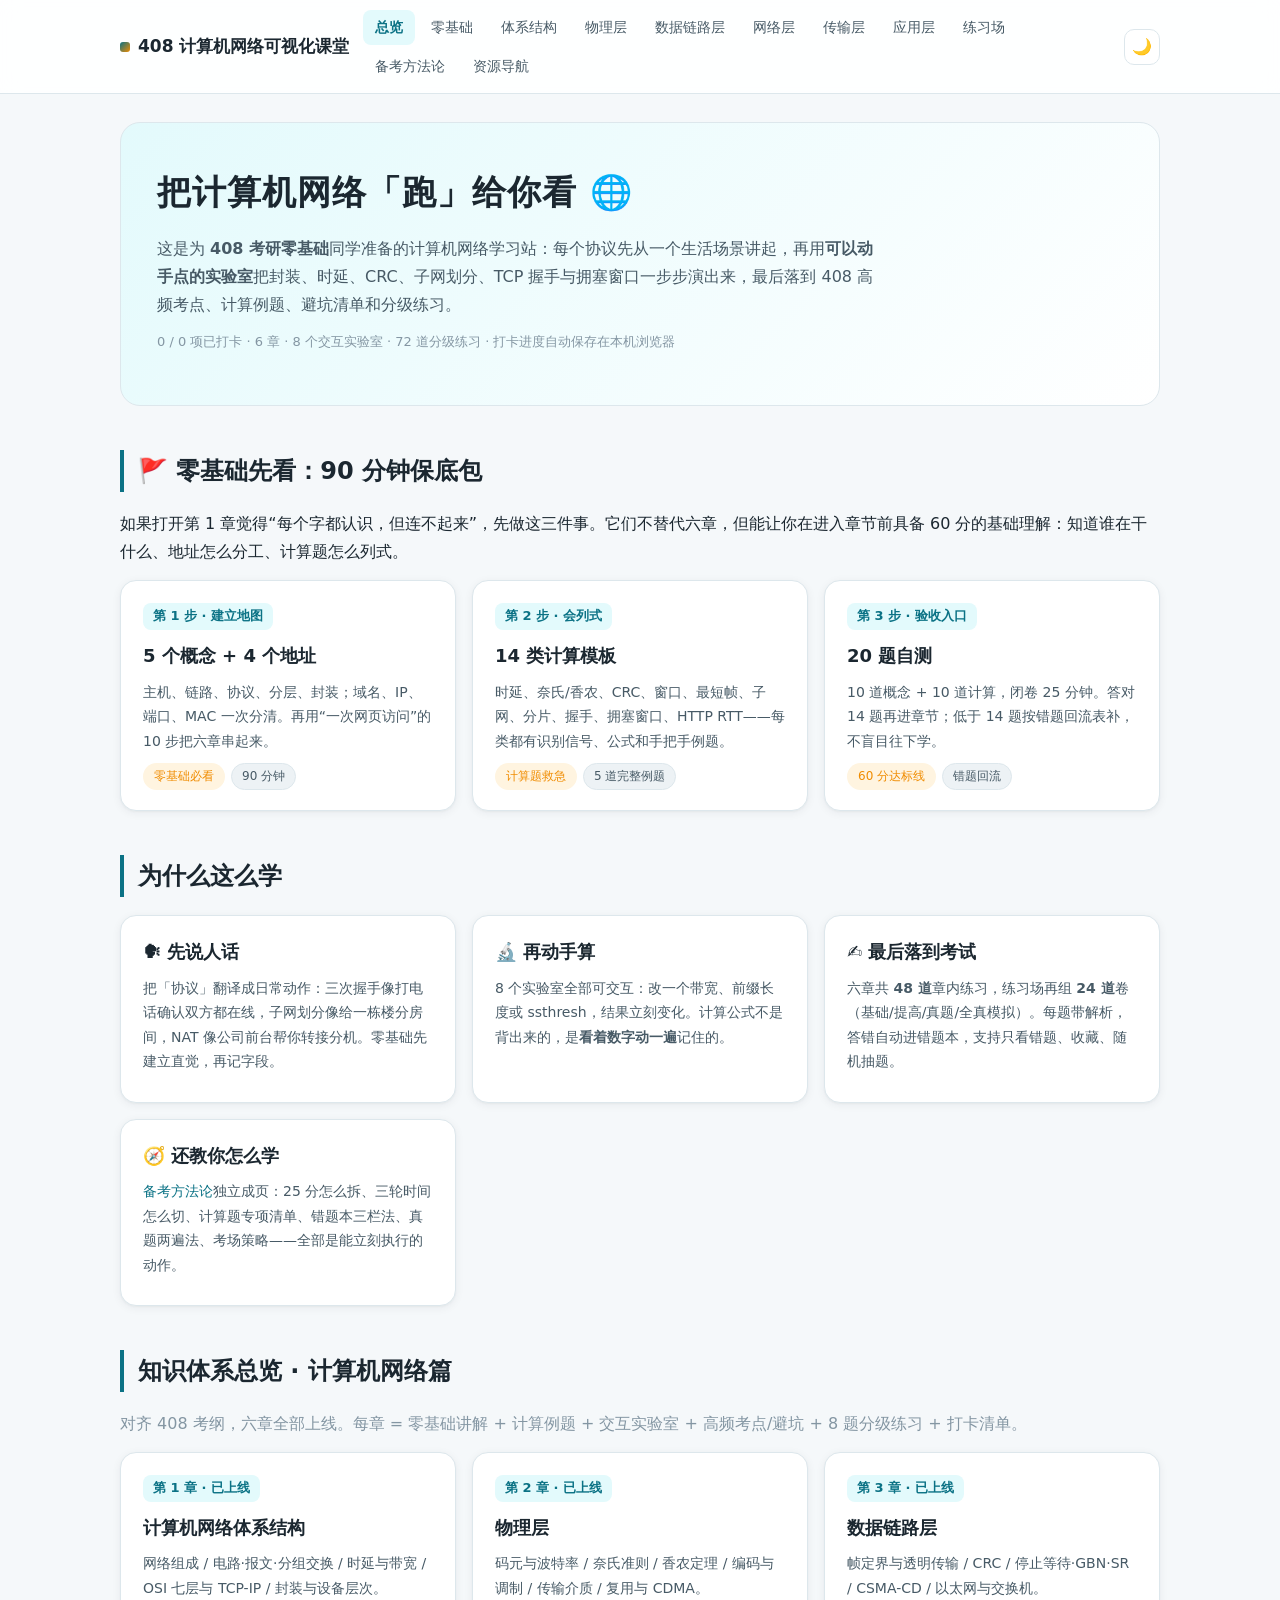
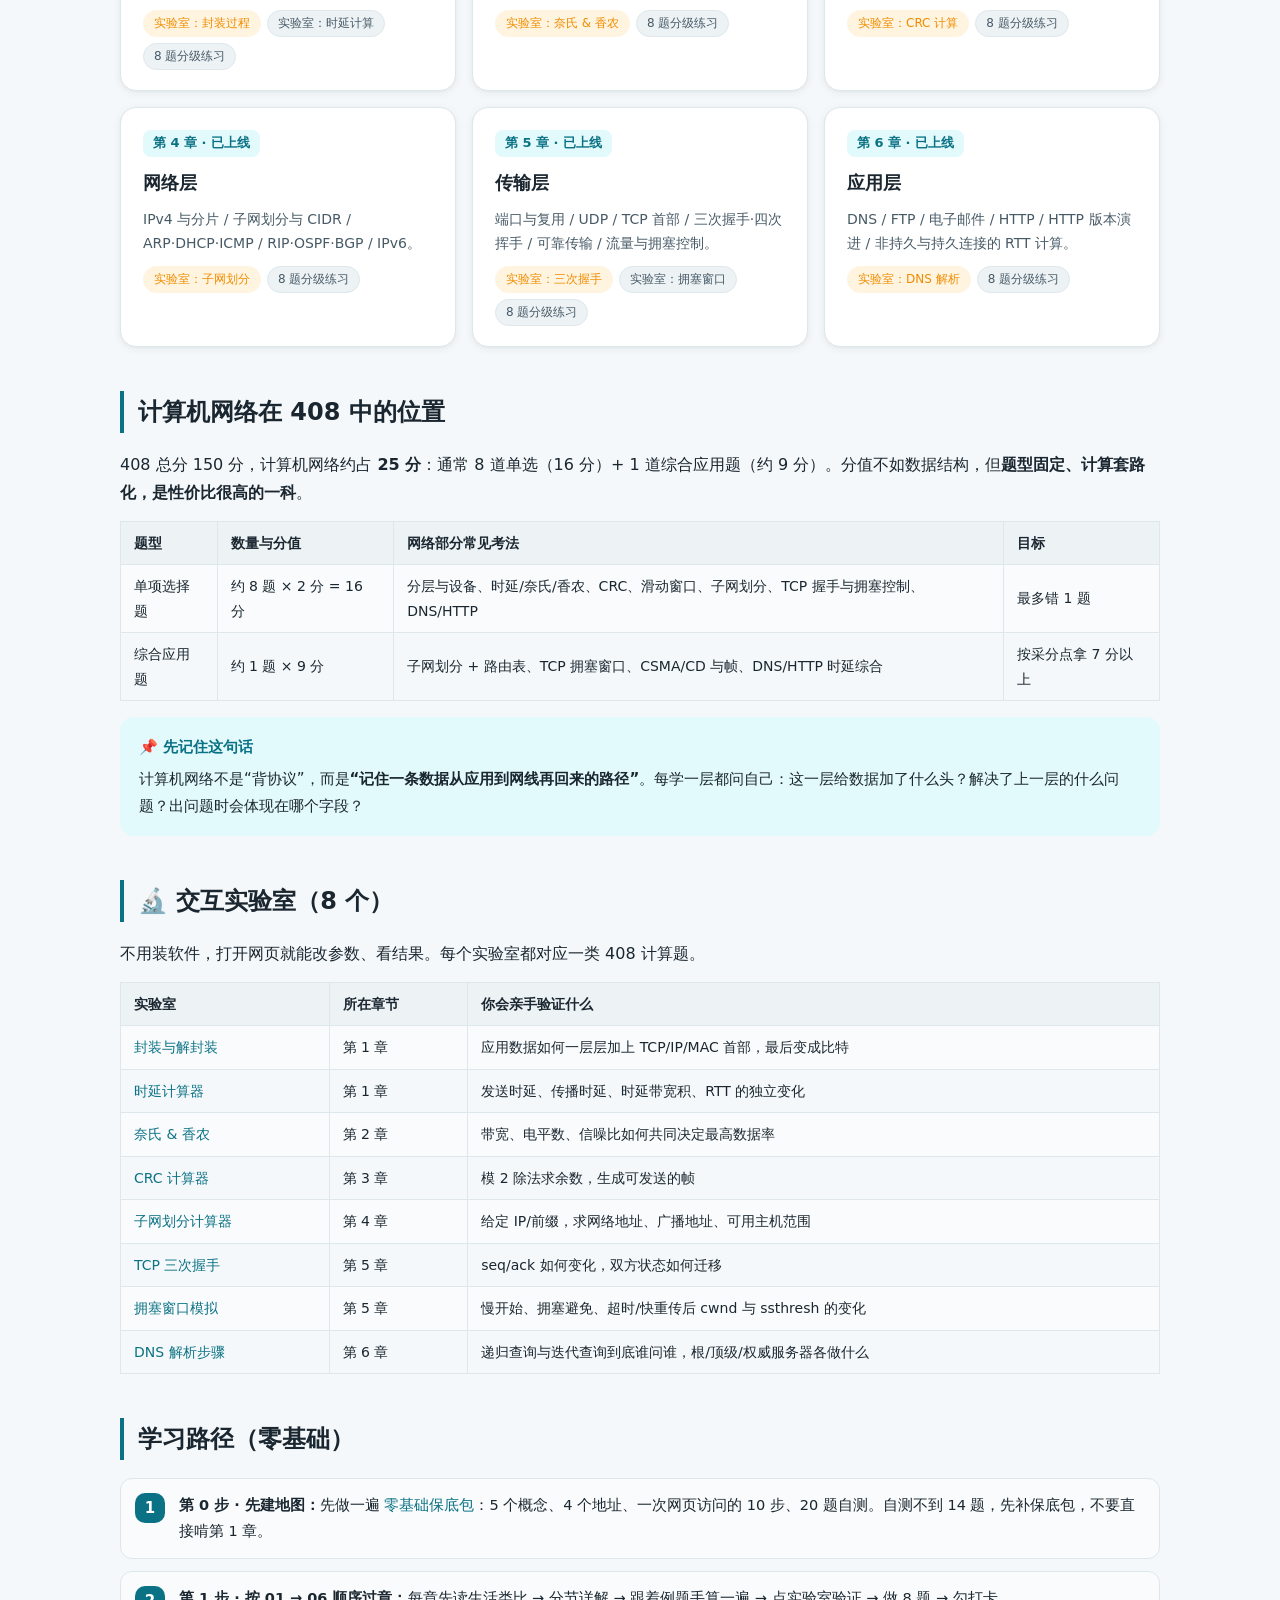
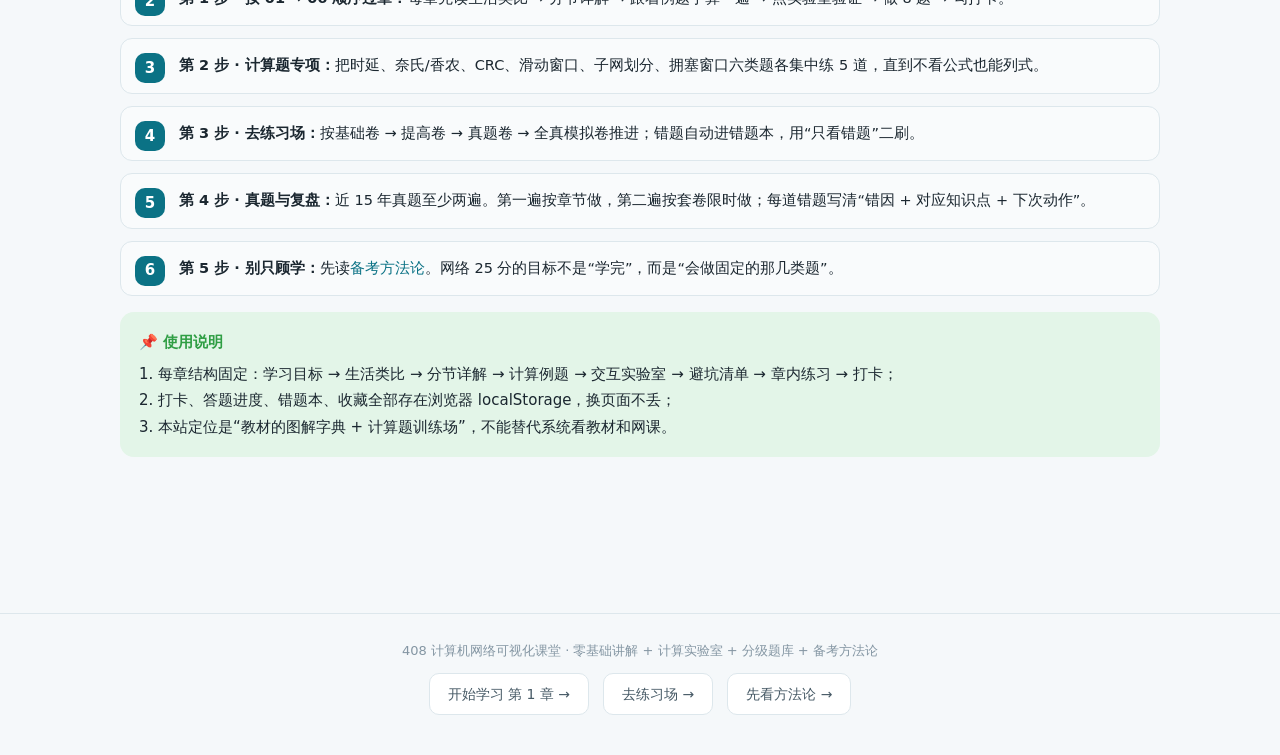
<file: index.html>
<!DOCTYPE html>
<html lang="zh-CN" data-theme="light">
<head>
<meta charset="UTF-8">
<meta name="viewport" content="width=device-width, initial-scale=1.0">
<title>408 计算机网络可视化课堂 · 零基础也能看懂的考研计算机网络</title>
<link rel="stylesheet" href="assets/style.css?v=1">
</head>
<body>
<nav class="topbar"><div class="topbar-inner">
  <a class="logo" href="index.html"><span class="dot"></span>408 计算机网络可视化课堂</a>
  <div class="nav-links">
    <a href="index.html">总览</a><a href="zero.html">零基础</a><a href="ch01.html">体系结构</a><a href="ch02.html">物理层</a><a href="ch03.html">数据链路层</a><a href="ch04.html">网络层</a><a href="ch05.html">传输层</a><a href="ch06.html">应用层</a><a href="practice.html">练习场</a><a href="method.html">备考方法论</a><a href="resources.html">资源导航</a>
  </div>
  <button class="theme-btn" title="切换明暗主题">🌙</button>
</div></nav>

<div class="wrap">
  <div class="hero">
    <h1>把计算机网络「跑」给你看 🌐</h1>
    <p>这是为 <b>408 考研零基础</b>同学准备的计算机网络学习站：每个协议先从一个生活场景讲起，再用<b>可以动手点的实验室</b>把封装、时延、CRC、子网划分、TCP 握手与拥塞窗口一步步演出来，最后落到 408 高频考点、计算例题、避坑清单和分级练习。</p>
    <p class="tagline"><span data-ck-total>0 / 0 项已打卡</span> · 6 章 · 8 个交互实验室 · 72 道分级练习 · 打卡进度自动保存在本机浏览器</p>
  </div>

  <h2 class="sec">🚩 零基础先看：90 分钟保底包</h2>
  <p>如果打开第 1 章觉得“每个字都认识，但连不起来”，先做这三件事。它们不替代六章，但能让你在进入章节前具备 60 分的基础理解：知道谁在干什么、地址怎么分工、计算题怎么列式。</p>
  <div class="grid cols-3" style="margin-top:14px">
    <a class="card clickable" href="zero.html#concepts">
      <span class="ch-num">第 1 步 · 建立地图</span>
      <h3>5 个概念 + 4 个地址</h3>
      <p>主机、链路、协议、分层、封装；域名、IP、端口、MAC 一次分清。再用“一次网页访问”的 10 步把六章串起来。</p>
      <div class="chips"><span class="chip hot">零基础必看</span><span class="chip">90 分钟</span></div>
    </a>
    <a class="card clickable" href="zero.html#calc">
      <span class="ch-num">第 2 步 · 会列式</span>
      <h3>14 类计算模板</h3>
      <p>时延、奈氏/香农、CRC、窗口、最短帧、子网、分片、握手、拥塞窗口、HTTP RTT——每类都有识别信号、公式和手把手例题。</p>
      <div class="chips"><span class="chip hot">计算题救急</span><span class="chip">5 道完整例题</span></div>
    </a>
    <a class="card clickable" href="zero.html#test">
      <span class="ch-num">第 3 步 · 验收入口</span>
      <h3>20 题自测</h3>
      <p>10 道概念 + 10 道计算，闭卷 25 分钟。答对 14 题再进章节；低于 14 题按错题回流表补，不盲目往下学。</p>
      <div class="chips"><span class="chip hot">60 分达标线</span><span class="chip">错题回流</span></div>
    </a>
  </div>

  <h2 class="sec">为什么这么学</h2>
  <div class="grid cols-3">
    <div class="card"><h3>🗣 先说人话</h3><p>把「协议」翻译成日常动作：三次握手像打电话确认双方都在线，子网划分像给一栋楼分房间，NAT 像公司前台帮你转接分机。零基础先建立直觉，再记字段。</p></div>
    <div class="card"><h3>🔬 再动手算</h3><p>8 个实验室全部可交互：改一个带宽、前缀长度或 ssthresh，结果立刻变化。计算公式不是背出来的，是<b>看着数字动一遍</b>记住的。</p></div>
    <div class="card"><h3>✍️ 最后落到考试</h3><p>六章共 <b>48 道</b>章内练习，练习场再组 <b>24 道</b>卷（基础/提高/真题/全真模拟）。每题带解析，答错自动进错题本，支持只看错题、收藏、随机抽题。</p></div>
    <div class="card"><h3>🧭 还教你怎么学</h3><p><a href="method.html">备考方法论</a>独立成页：25 分怎么拆、三轮时间怎么切、计算题专项清单、错题本三栏法、真题两遍法、考场策略——全部是能立刻执行的动作。</p></div>
  </div>

  <h2 class="sec">知识体系总览 · 计算机网络篇</h2>
  <p class="muted">对齐 408 考纲，六章全部上线。每章 = 零基础讲解 + 计算例题 + 交互实验室 + 高频考点/避坑 + 8 题分级练习 + 打卡清单。</p>
  <div class="grid cols-2" style="margin-top:14px">
    <a class="card clickable" href="ch01.html">
      <span class="ch-num">第 1 章 · 已上线</span>
      <h3>计算机网络体系结构</h3>
      <p>网络组成 / 电路·报文·分组交换 / 时延与带宽 / OSI 七层与 TCP-IP / 封装与设备层次。</p>
      <div class="chips"><span class="chip hot">实验室：封装过程</span><span class="chip">实验室：时延计算</span><span class="chip">8 题分级练习</span></div>
    </a>
    <a class="card clickable" href="ch02.html">
      <span class="ch-num">第 2 章 · 已上线</span>
      <h3>物理层</h3>
      <p>码元与波特率 / 奈氏准则 / 香农定理 / 编码与调制 / 传输介质 / 复用与 CDMA。</p>
      <div class="chips"><span class="chip hot">实验室：奈氏 &amp; 香农</span><span class="chip">8 题分级练习</span></div>
    </a>
    <a class="card clickable" href="ch03.html">
      <span class="ch-num">第 3 章 · 已上线</span>
      <h3>数据链路层</h3>
      <p>帧定界与透明传输 / CRC / 停止等待·GBN·SR / CSMA-CD / 以太网与交换机。</p>
      <div class="chips"><span class="chip hot">实验室：CRC 计算</span><span class="chip">8 题分级练习</span></div>
    </a>
    <a class="card clickable" href="ch04.html">
      <span class="ch-num">第 4 章 · 已上线</span>
      <h3>网络层</h3>
      <p>IPv4 与分片 / 子网划分与 CIDR / ARP·DHCP·ICMP / RIP·OSPF·BGP / IPv6。</p>
      <div class="chips"><span class="chip hot">实验室：子网划分</span><span class="chip">8 题分级练习</span></div>
    </a>
    <a class="card clickable" href="ch05.html">
      <span class="ch-num">第 5 章 · 已上线</span>
      <h3>传输层</h3>
      <p>端口与复用 / UDP / TCP 首部 / 三次握手·四次挥手 / 可靠传输 / 流量与拥塞控制。</p>
      <div class="chips"><span class="chip hot">实验室：三次握手</span><span class="chip">实验室：拥塞窗口</span><span class="chip">8 题分级练习</span></div>
    </a>
    <a class="card clickable" href="ch06.html">
      <span class="ch-num">第 6 章 · 已上线</span>
      <h3>应用层</h3>
      <p>DNS / FTP / 电子邮件 / HTTP / HTTP 版本演进 / 非持久与持久连接的 RTT 计算。</p>
      <div class="chips"><span class="chip hot">实验室：DNS 解析</span><span class="chip">8 题分级练习</span></div>
    </a>
  </div>

  <h2 class="sec">计算机网络在 408 中的位置</h2>
  <p>408 总分 150 分，计算机网络约占 <b>25 分</b>：通常 8 道单选（16 分）+ 1 道综合应用题（约 9 分）。分值不如数据结构，但<b>题型固定、计算套路化，是性价比很高的一科</b>。</p>
  <table class="tbl">
    <tr><th>题型</th><th>数量与分值</th><th>网络部分常见考法</th><th>目标</th></tr>
    <tr><td>单项选择题</td><td>约 8 题 × 2 分 = 16 分</td><td>分层与设备、时延/奈氏/香农、CRC、滑动窗口、子网划分、TCP 握手与拥塞控制、DNS/HTTP</td><td>最多错 1 题</td></tr>
    <tr><td>综合应用题</td><td>约 1 题 × 9 分</td><td>子网划分 + 路由表、TCP 拥塞窗口、CSMA/CD 与帧、DNS/HTTP 时延综合</td><td>按采分点拿 7 分以上</td></tr>
  </table>
  <div class="callout exam"><div class="co-title">📌 先记住这句话</div>
  计算机网络不是“背协议”，而是<b>“记住一条数据从应用到网线再回来的路径”</b>。每学一层都问自己：这一层给数据加了什么头？解决了上一层的什么问题？出问题时会体现在哪个字段？</div>

  <h2 class="sec">🔬 交互实验室（8 个）</h2>
  <p>不用装软件，打开网页就能改参数、看结果。每个实验室都对应一类 408 计算题。</p>
  <table class="tbl">
    <tr><th>实验室</th><th>所在章节</th><th>你会亲手验证什么</th></tr>
    <tr><td><a href="ch01.html#lab-encap">封装与解封装</a></td><td>第 1 章</td><td>应用数据如何一层层加上 TCP/IP/MAC 首部，最后变成比特</td></tr>
    <tr><td><a href="ch01.html#lab-delay">时延计算器</a></td><td>第 1 章</td><td>发送时延、传播时延、时延带宽积、RTT 的独立变化</td></tr>
    <tr><td><a href="ch02.html#lab-capacity">奈氏 &amp; 香农</a></td><td>第 2 章</td><td>带宽、电平数、信噪比如何共同决定最高数据率</td></tr>
    <tr><td><a href="ch03.html#lab-crc">CRC 计算器</a></td><td>第 3 章</td><td>模 2 除法求余数，生成可发送的帧</td></tr>
    <tr><td><a href="ch04.html#lab-subnet">子网划分计算器</a></td><td>第 4 章</td><td>给定 IP/前缀，求网络地址、广播地址、可用主机范围</td></tr>
    <tr><td><a href="ch05.html#lab-hs">TCP 三次握手</a></td><td>第 5 章</td><td>seq/ack 如何变化，双方状态如何迁移</td></tr>
    <tr><td><a href="ch05.html#lab-cwnd">拥塞窗口模拟</a></td><td>第 5 章</td><td>慢开始、拥塞避免、超时/快重传后 cwnd 与 ssthresh 的变化</td></tr>
    <tr><td><a href="ch06.html#lab-dns">DNS 解析步骤</a></td><td>第 6 章</td><td>递归查询与迭代查询到底谁问谁，根/顶级/权威服务器各做什么</td></tr>
  </table>

  <h2 class="sec">学习路径（零基础）</h2>
  <div class="steps">
    <div class="step"><b>第 0 步 · 先建地图：</b>先做一遍 <a href="zero.html">零基础保底包</a>：5 个概念、4 个地址、一次网页访问的 10 步、20 题自测。自测不到 14 题，先补保底包，不要直接啃第 1 章。</div>
    <div class="step"><b>第 1 步 · 按 01 → 06 顺序过章：</b>每章先读生活类比 → 分节详解 → 跟着例题手算一遍 → 点实验室验证 → 做 8 题 → 勾打卡。</div>
    <div class="step"><b>第 2 步 · 计算题专项：</b>把时延、奈氏/香农、CRC、滑动窗口、子网划分、拥塞窗口六类题各集中练 5 道，直到不看公式也能列式。</div>
    <div class="step"><b>第 3 步 · 去练习场：</b>按基础卷 → 提高卷 → 真题卷 → 全真模拟卷推进；错题自动进错题本，用“只看错题”二刷。</div>
    <div class="step"><b>第 4 步 · 真题与复盘：</b>近 15 年真题至少两遍。第一遍按章节做，第二遍按套卷限时做；每道错题写清“错因 + 对应知识点 + 下次动作”。</div>
    <div class="step"><b>第 5 步 · 别只顾学：</b>先读<a href="method.html">备考方法论</a>。网络 25 分的目标不是“学完”，而是“会做固定的那几类题”。</div>
  </div>

  <div class="callout ok"><div class="co-title">📌 使用说明</div>
  1. 每章结构固定：学习目标 → 生活类比 → 分节详解 → 计算例题 → 交互实验室 → 避坑清单 → 章内练习 → 打卡；<br>
  2. 打卡、答题进度、错题本、收藏全部存在浏览器 localStorage，换页面不丢；<br>
  3. 本站定位是“教材的图解字典 + 计算题训练场”，不能替代系统看教材和网课。</div>
</div>

<footer>
  408 计算机网络可视化课堂 · 零基础讲解 + 计算实验室 + 分级题库 + 备考方法论<br>
  <div class="pagers">
    <a href="ch01.html">开始学习 第 1 章 →</a><a href="practice.html">去练习场 →</a><a href="method.html">先看方法论 →</a>
  </div>
</footer>
<script src="assets/app.js?v=2"></script>
<script src="assets/labs.js?v=1"></script>
</body>
</html>
</file>
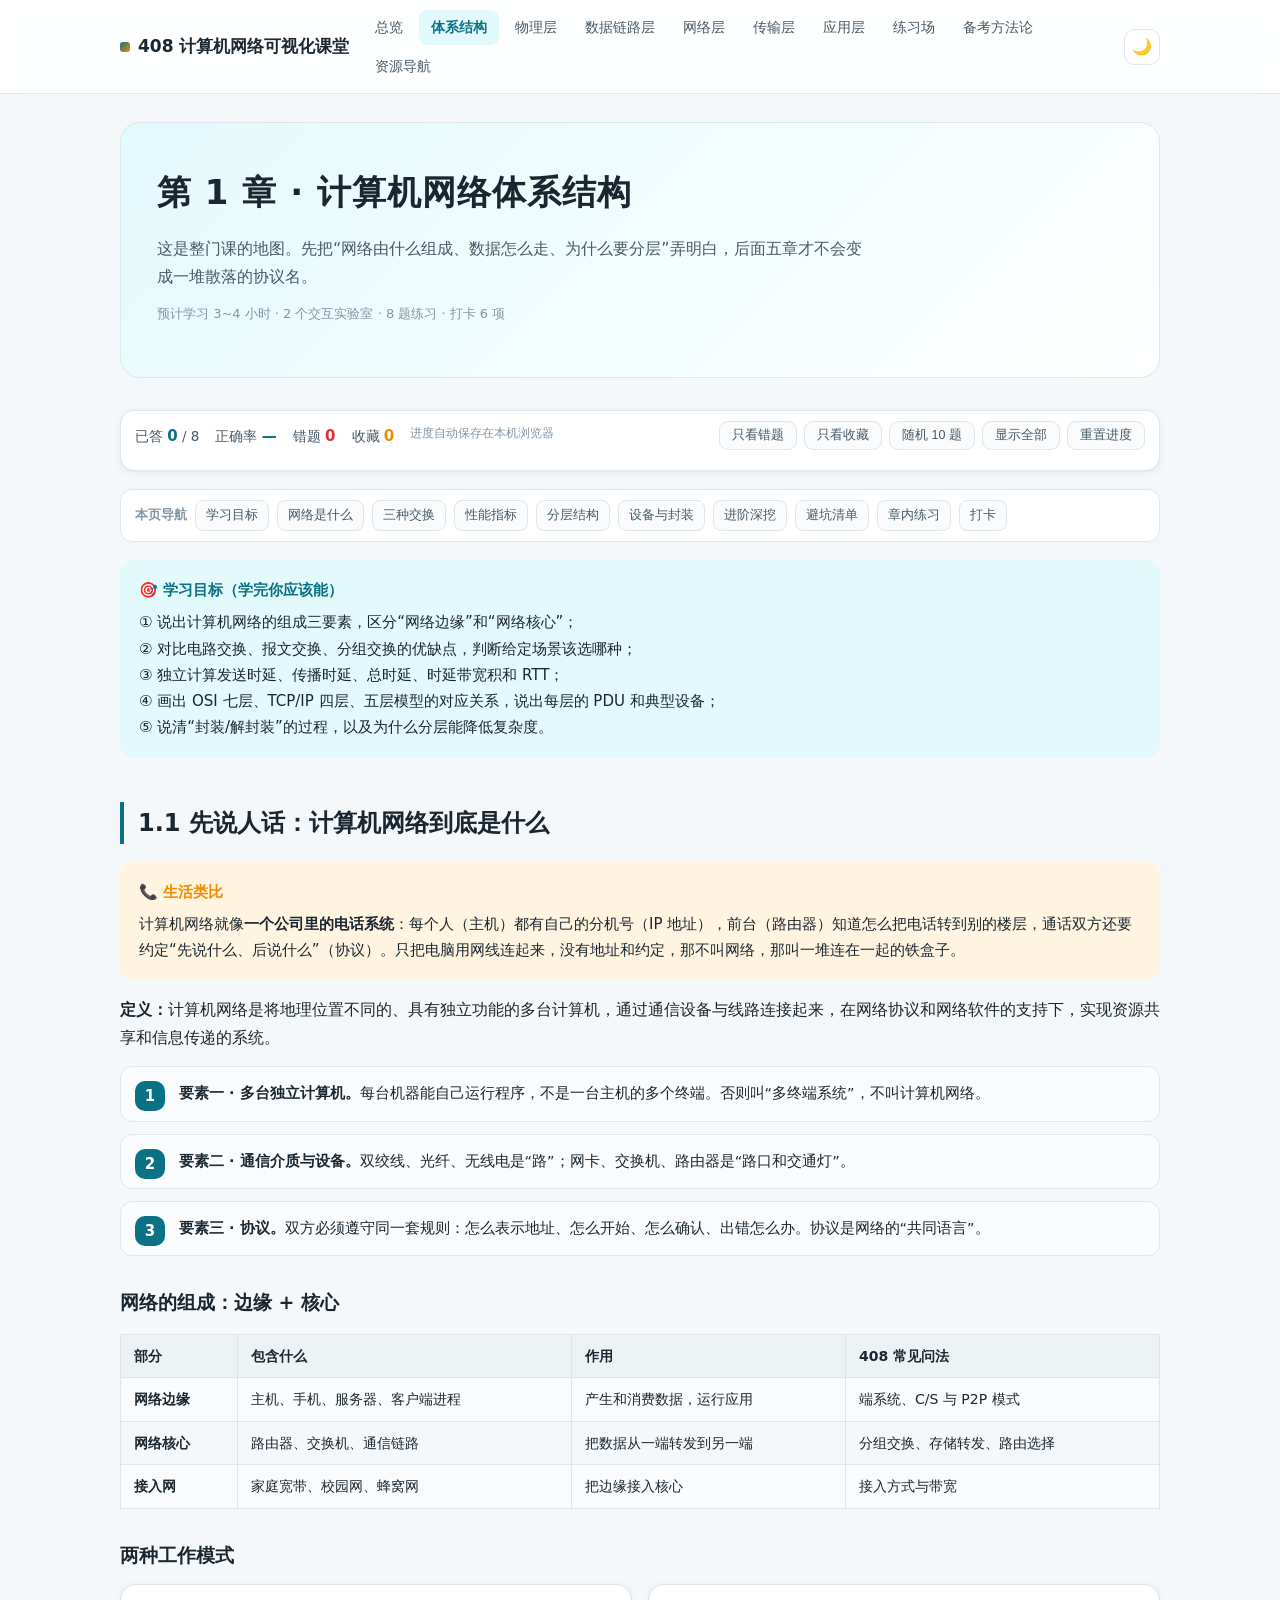
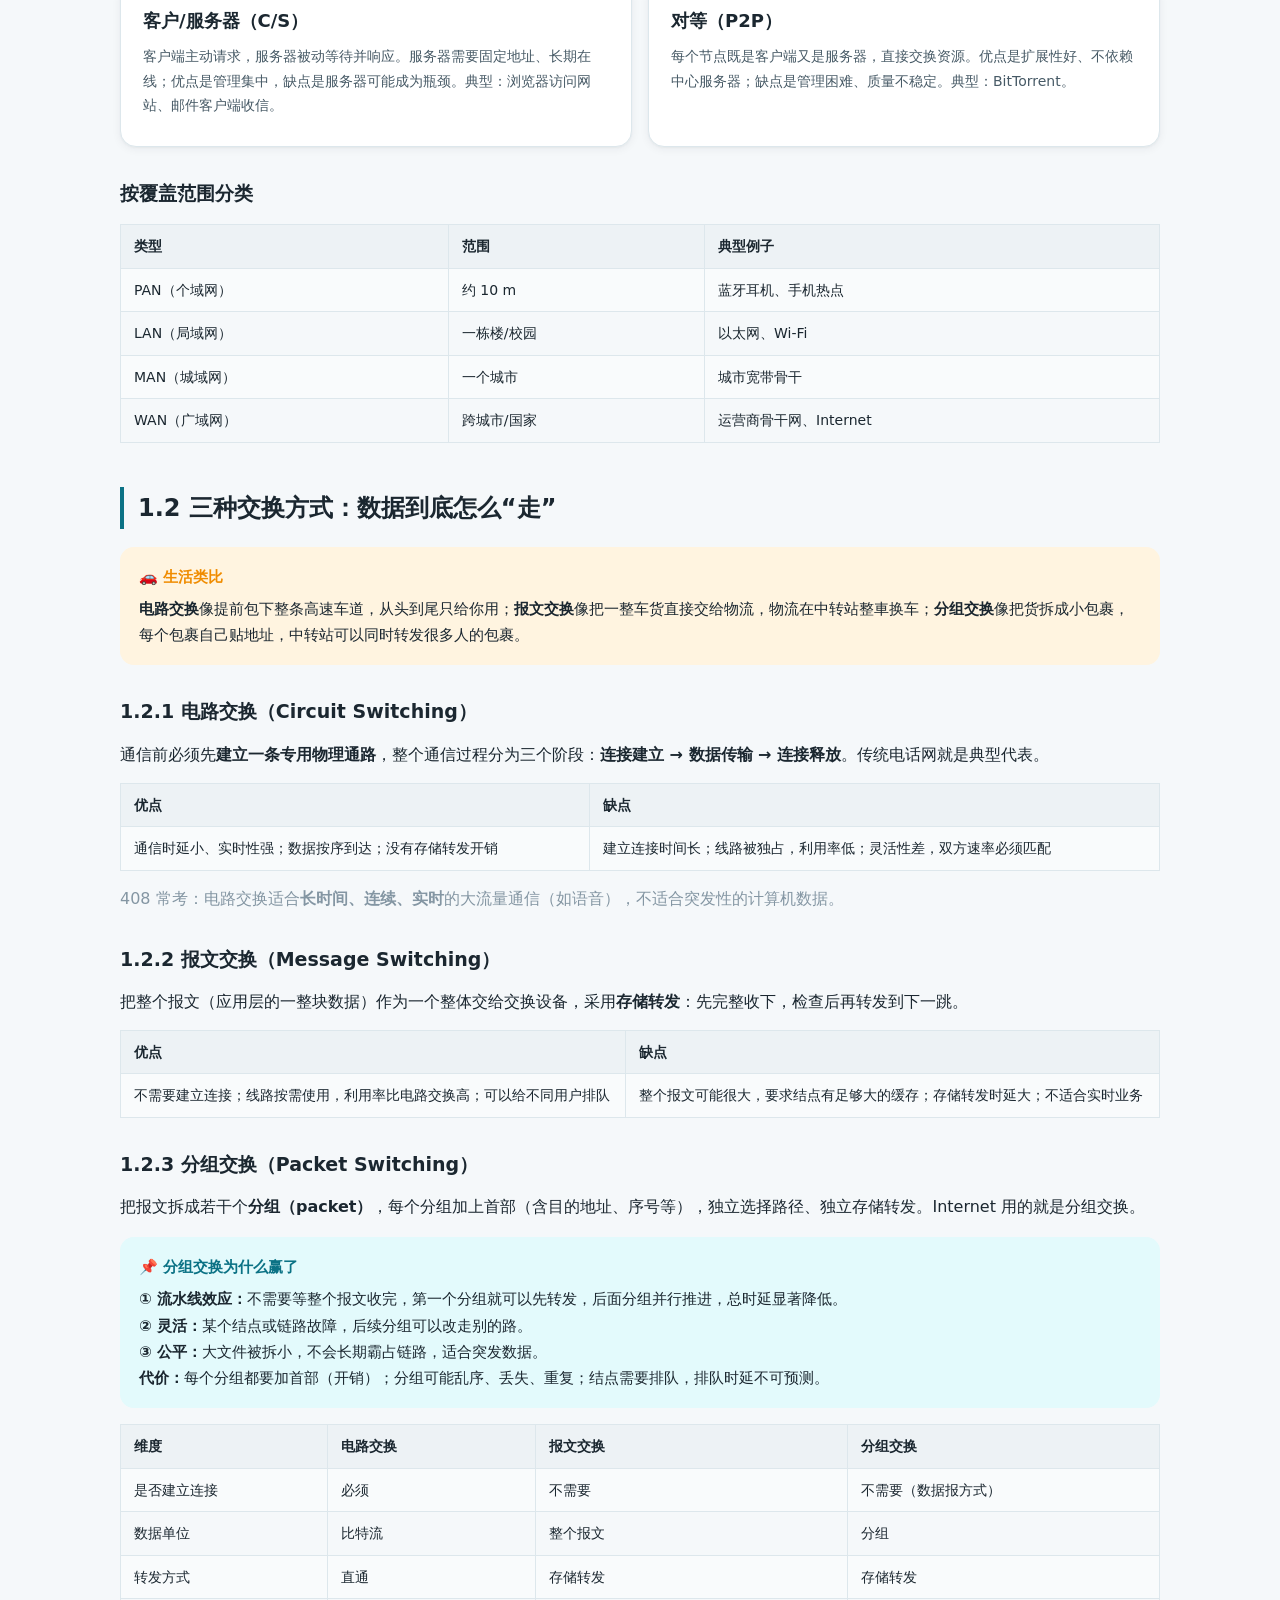
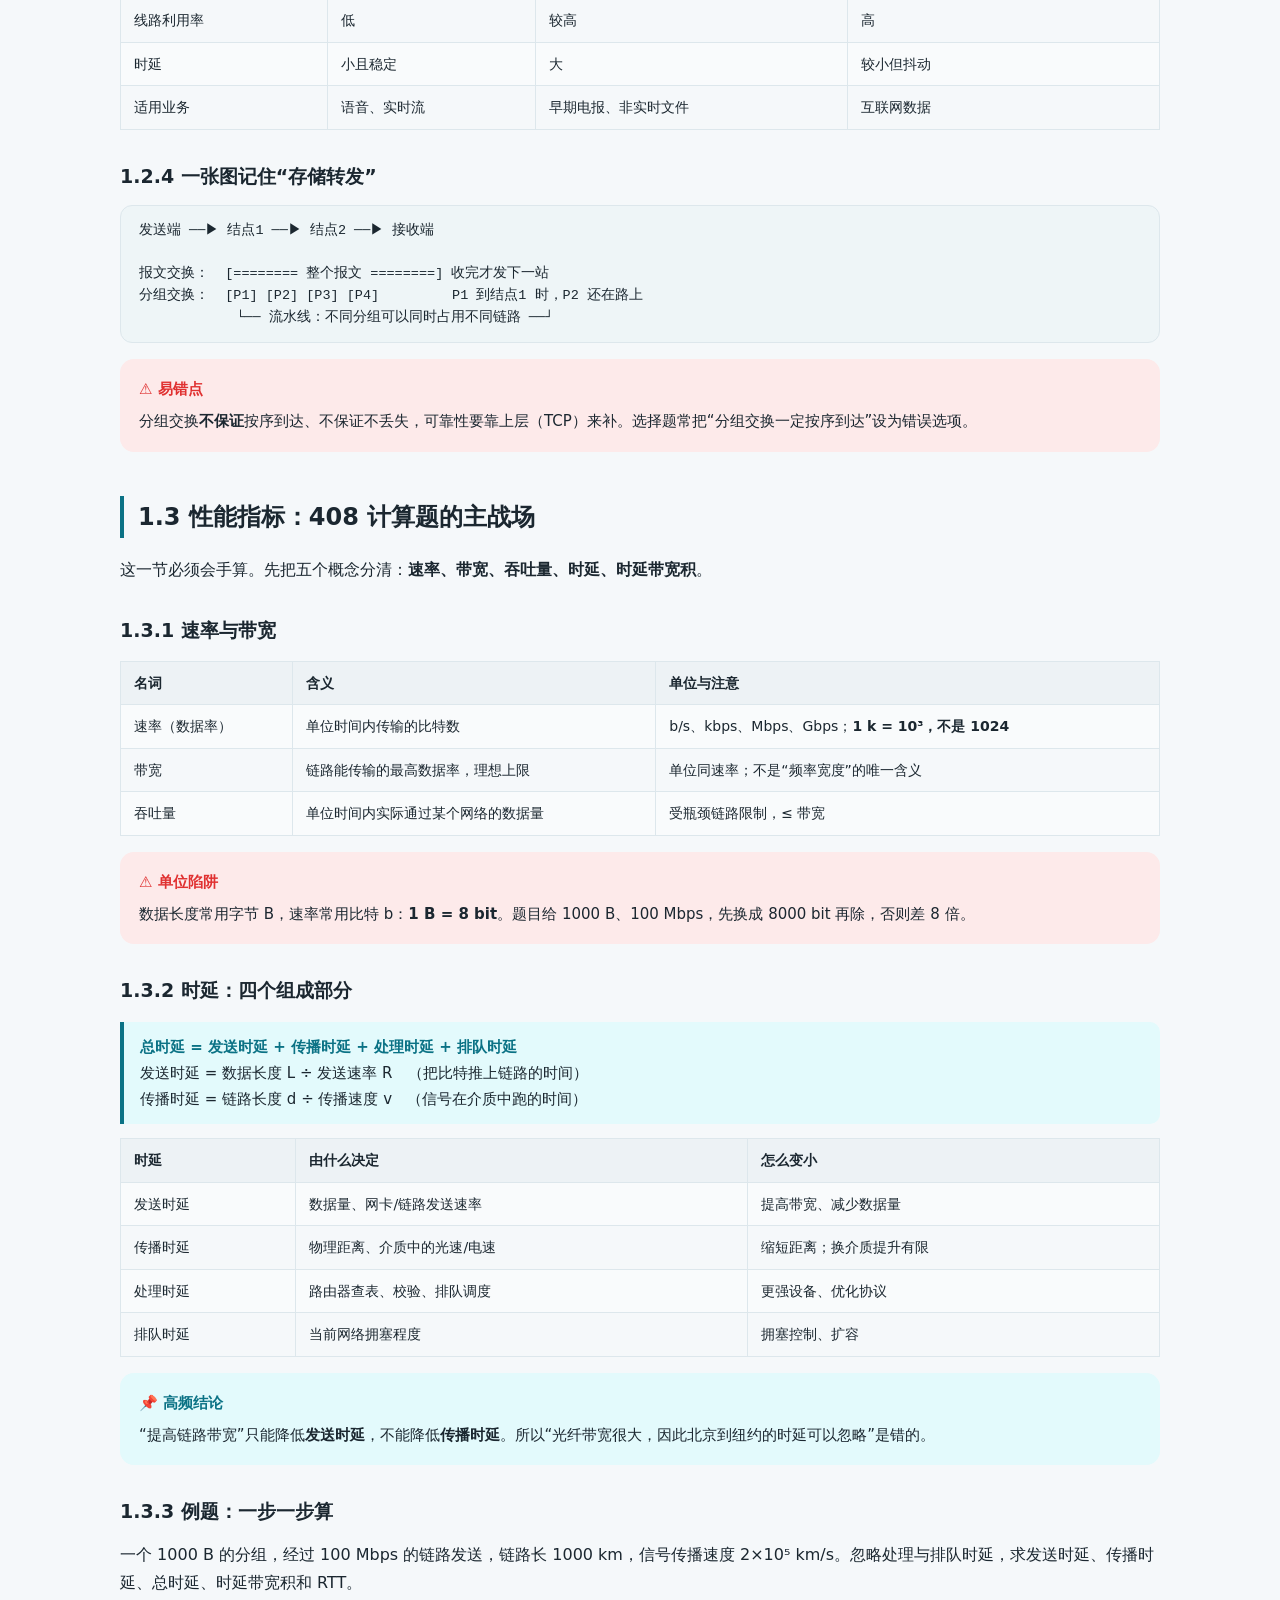
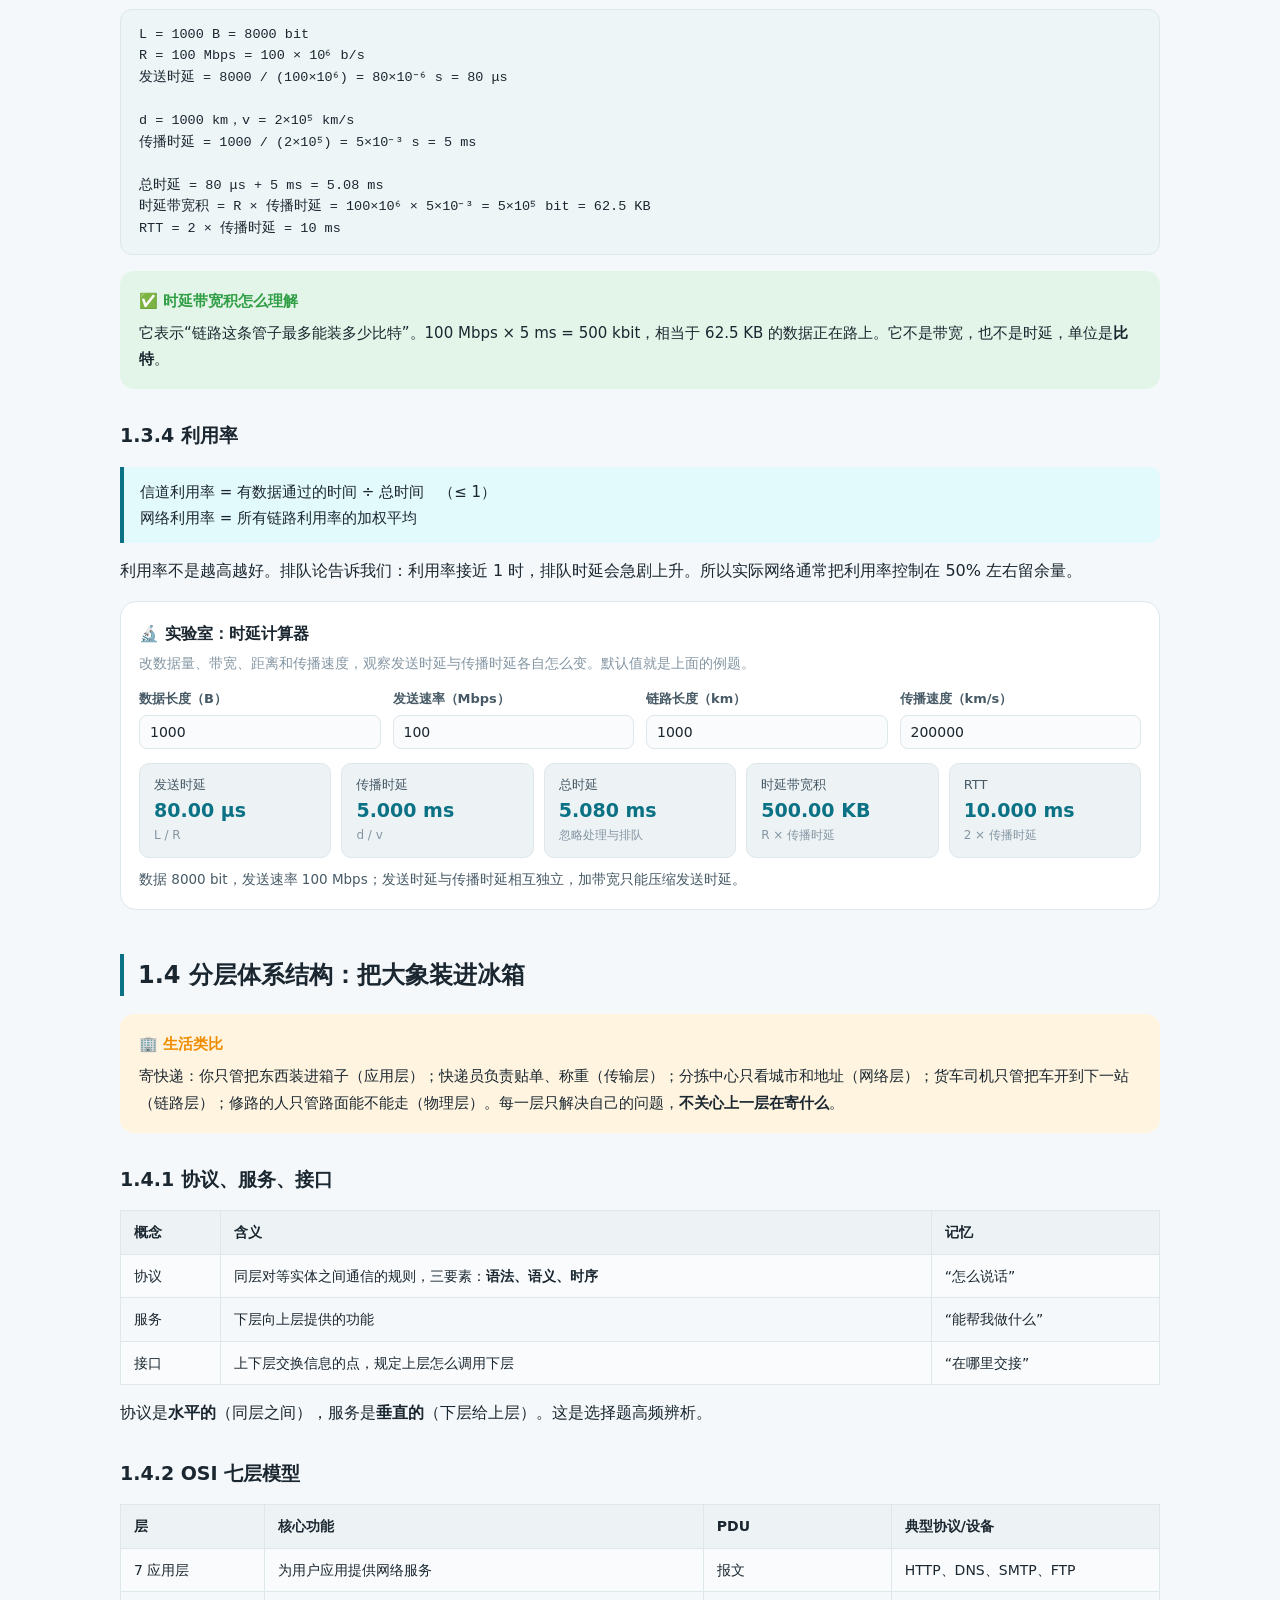
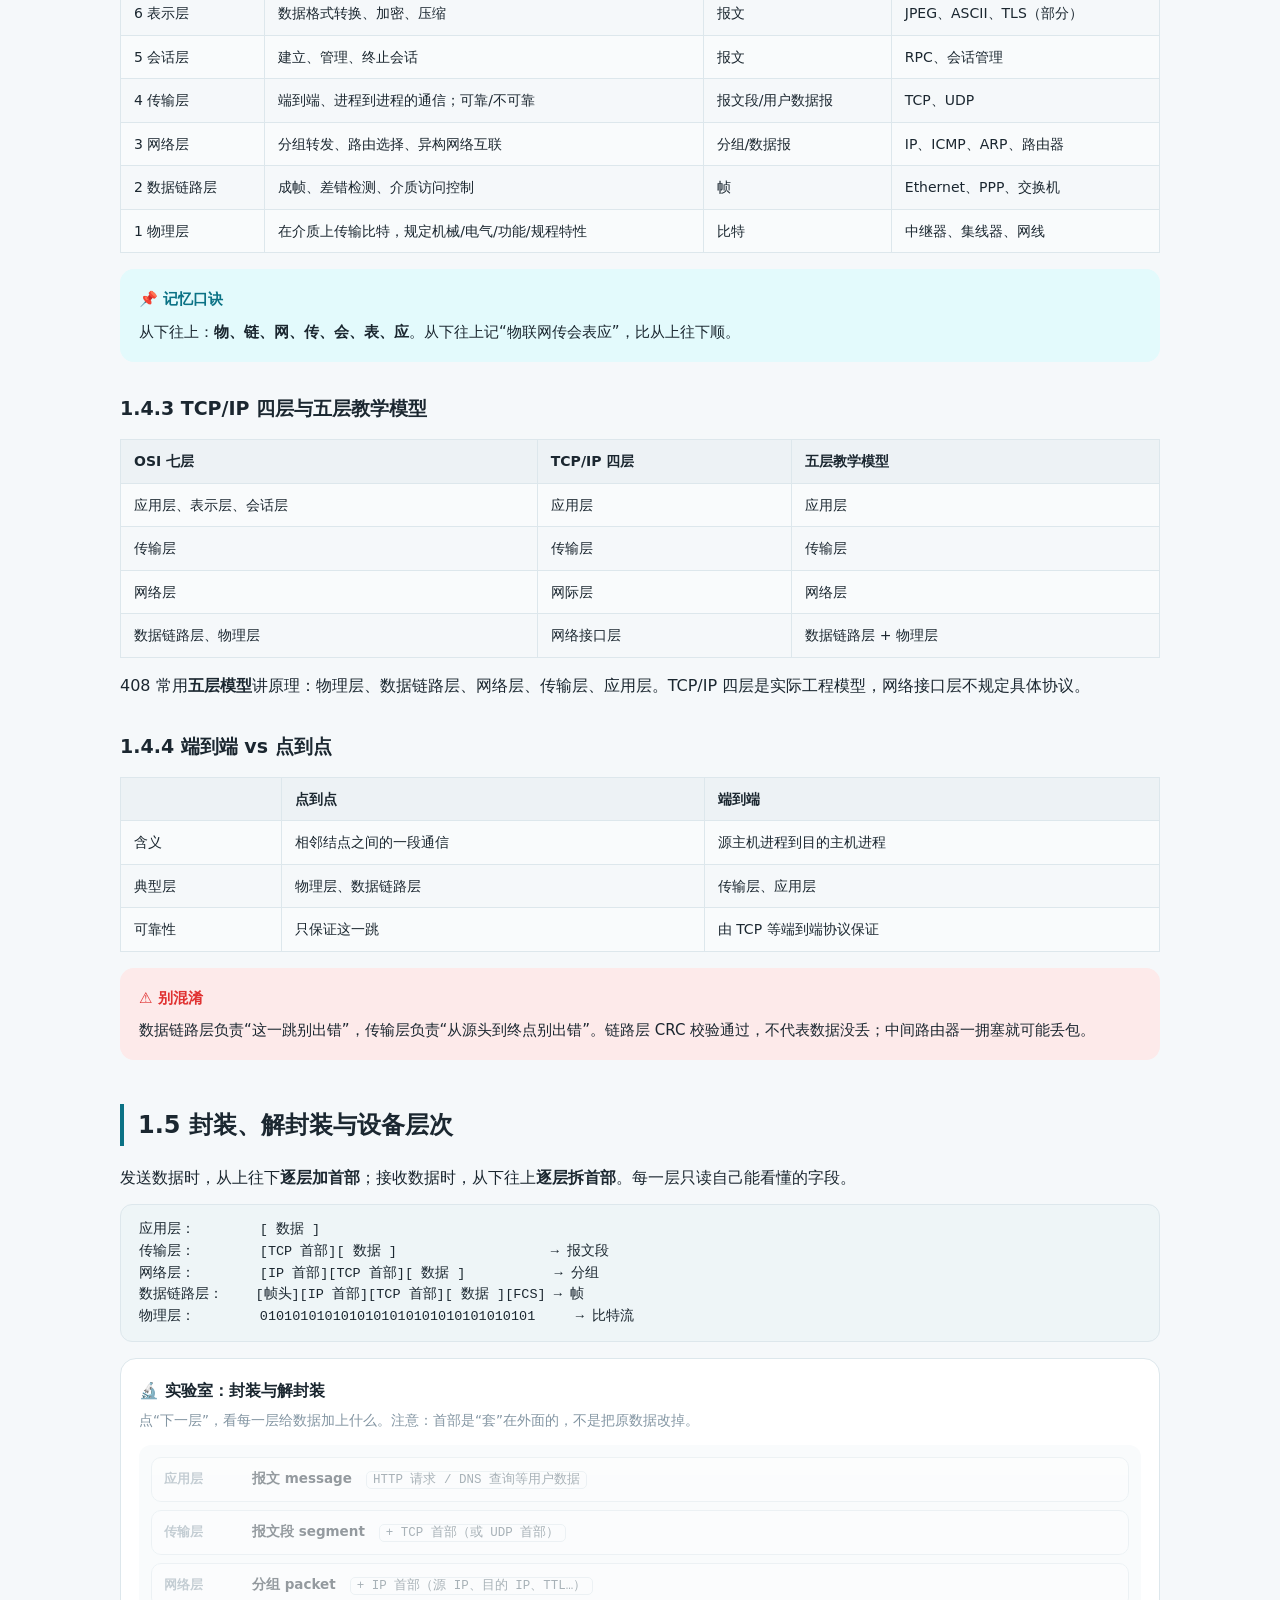
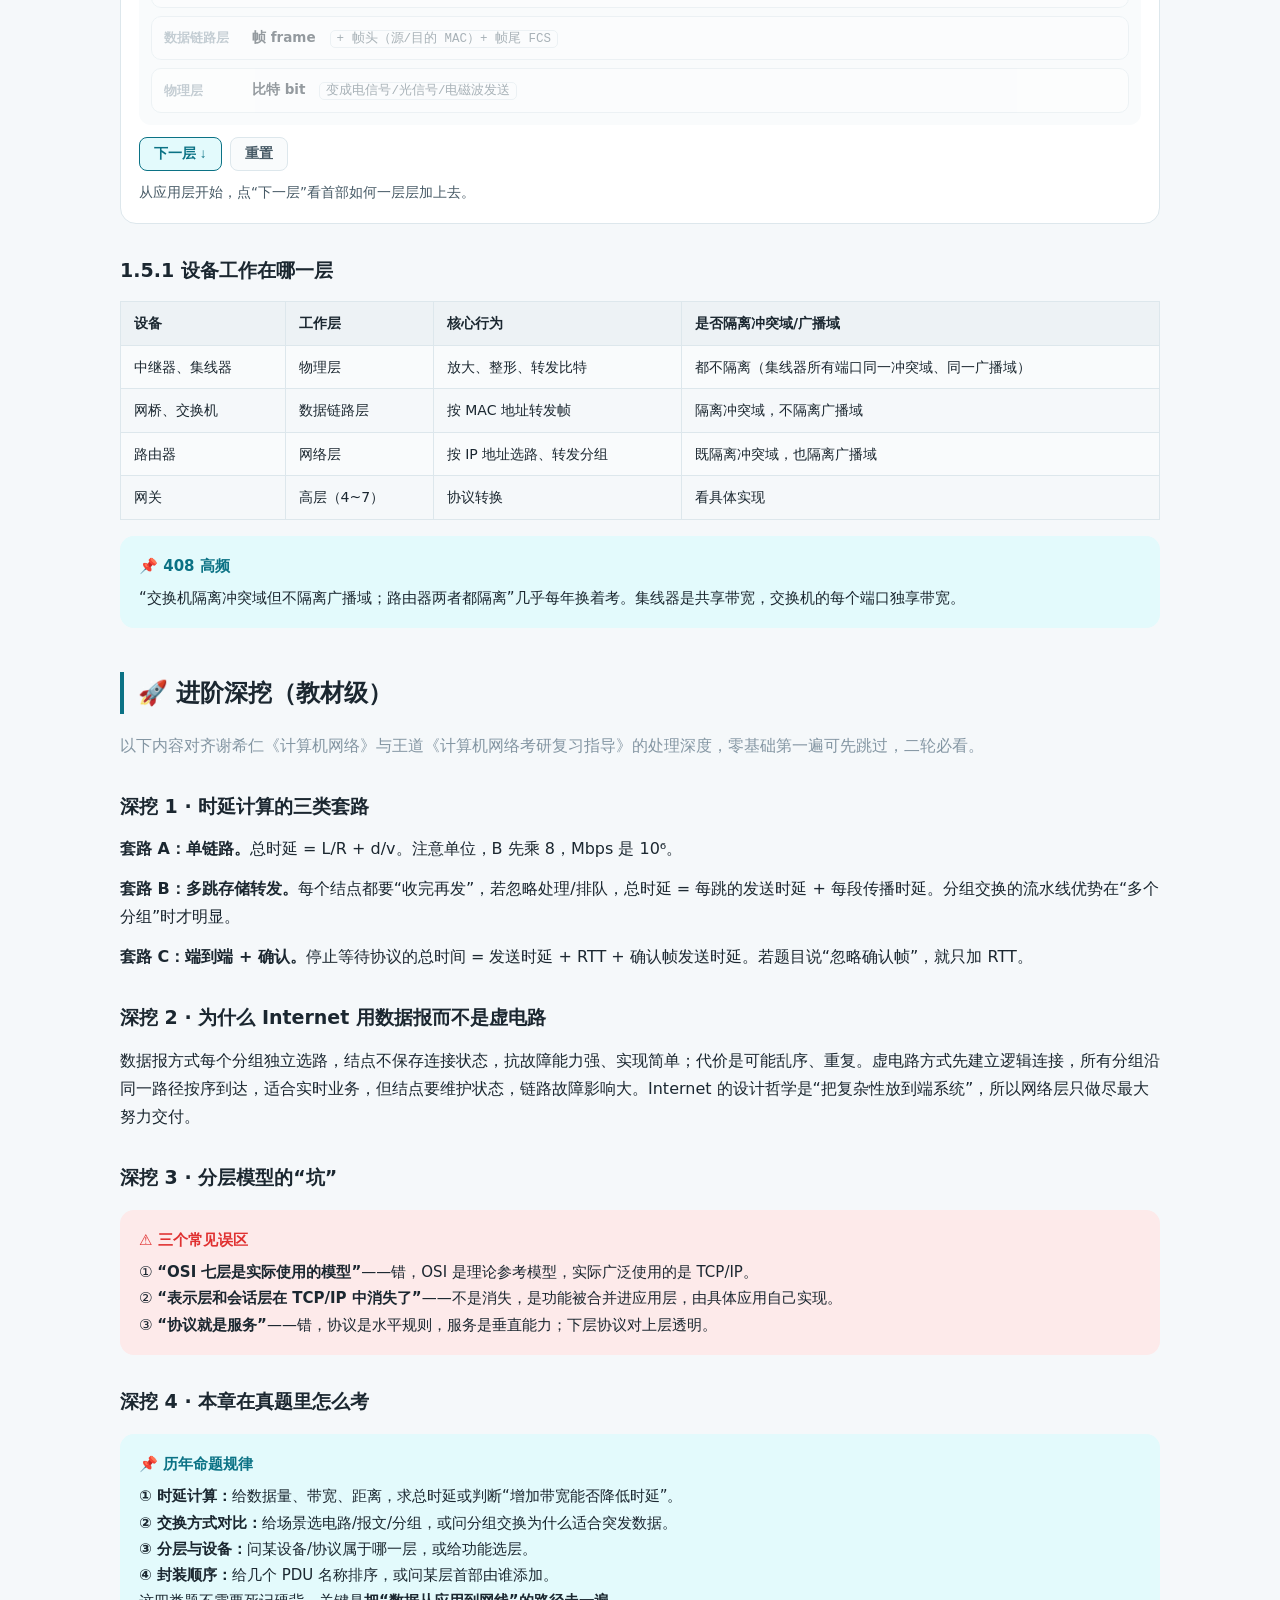
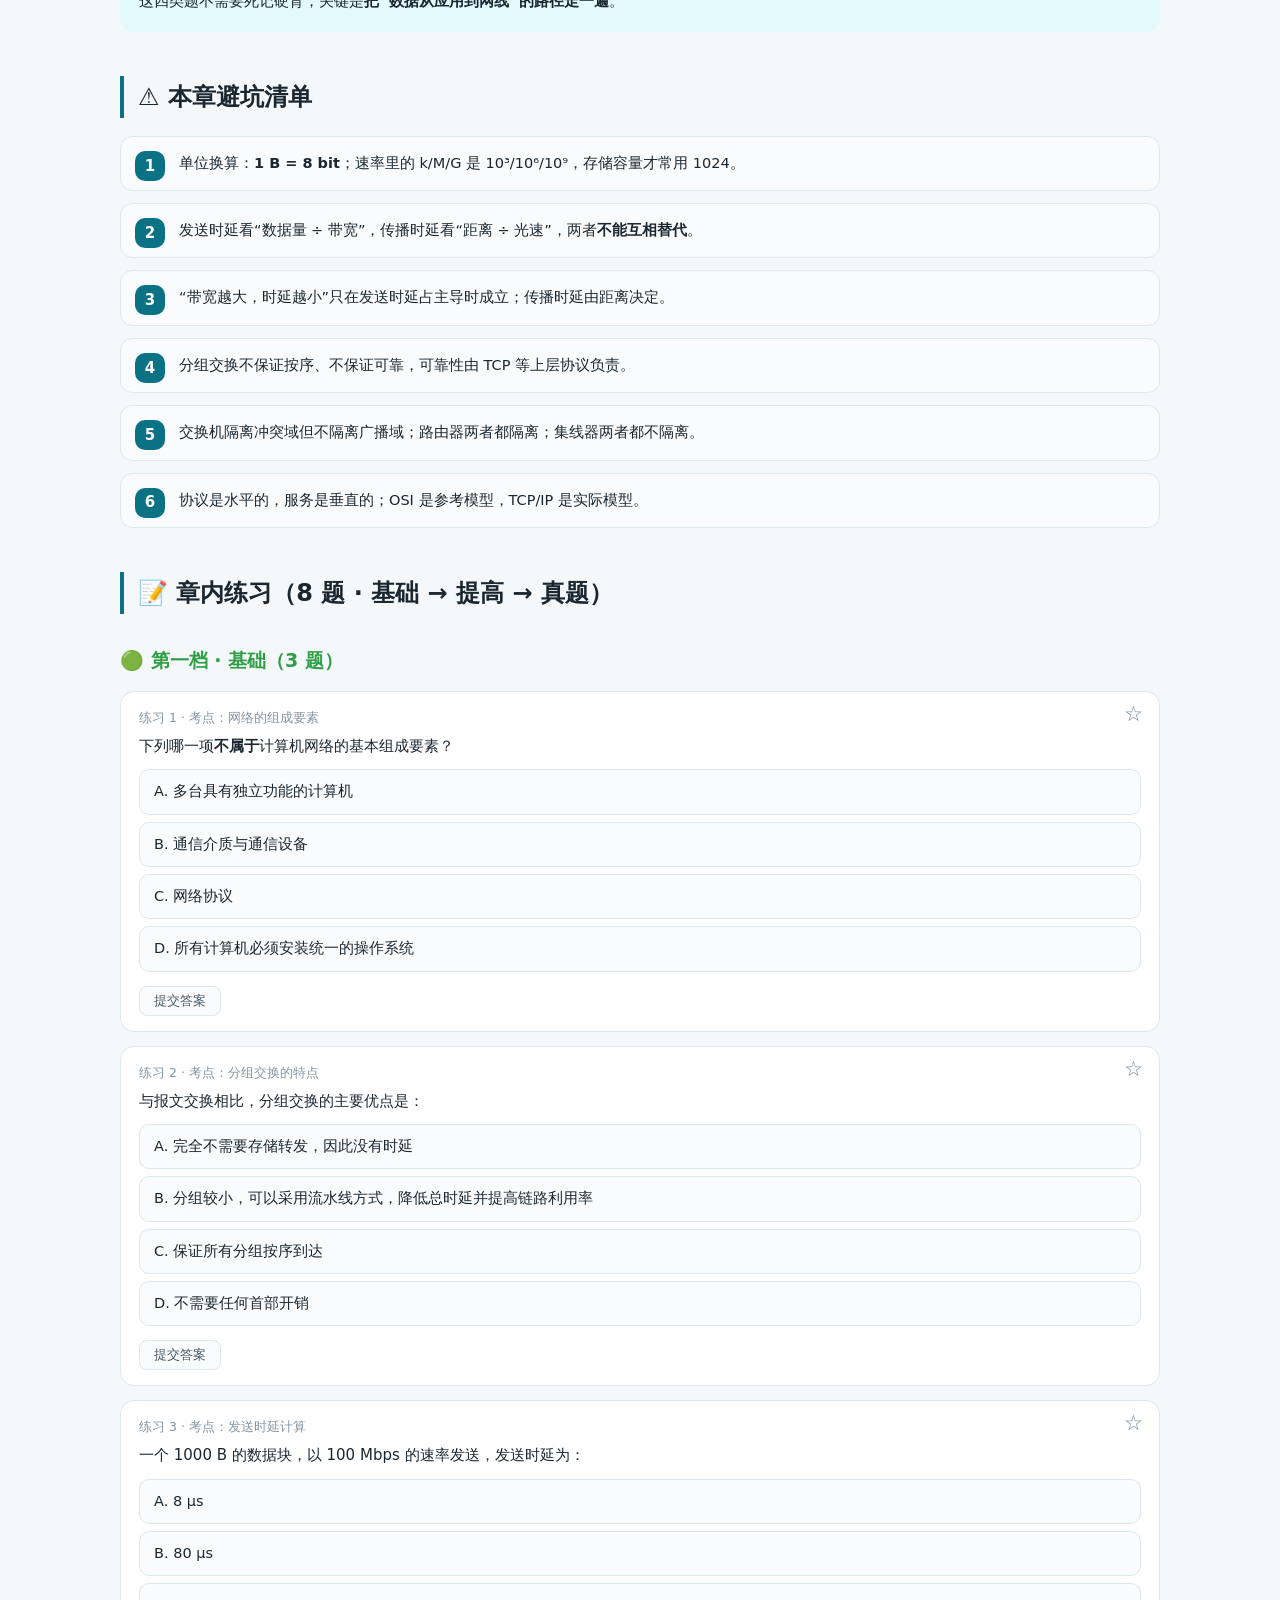
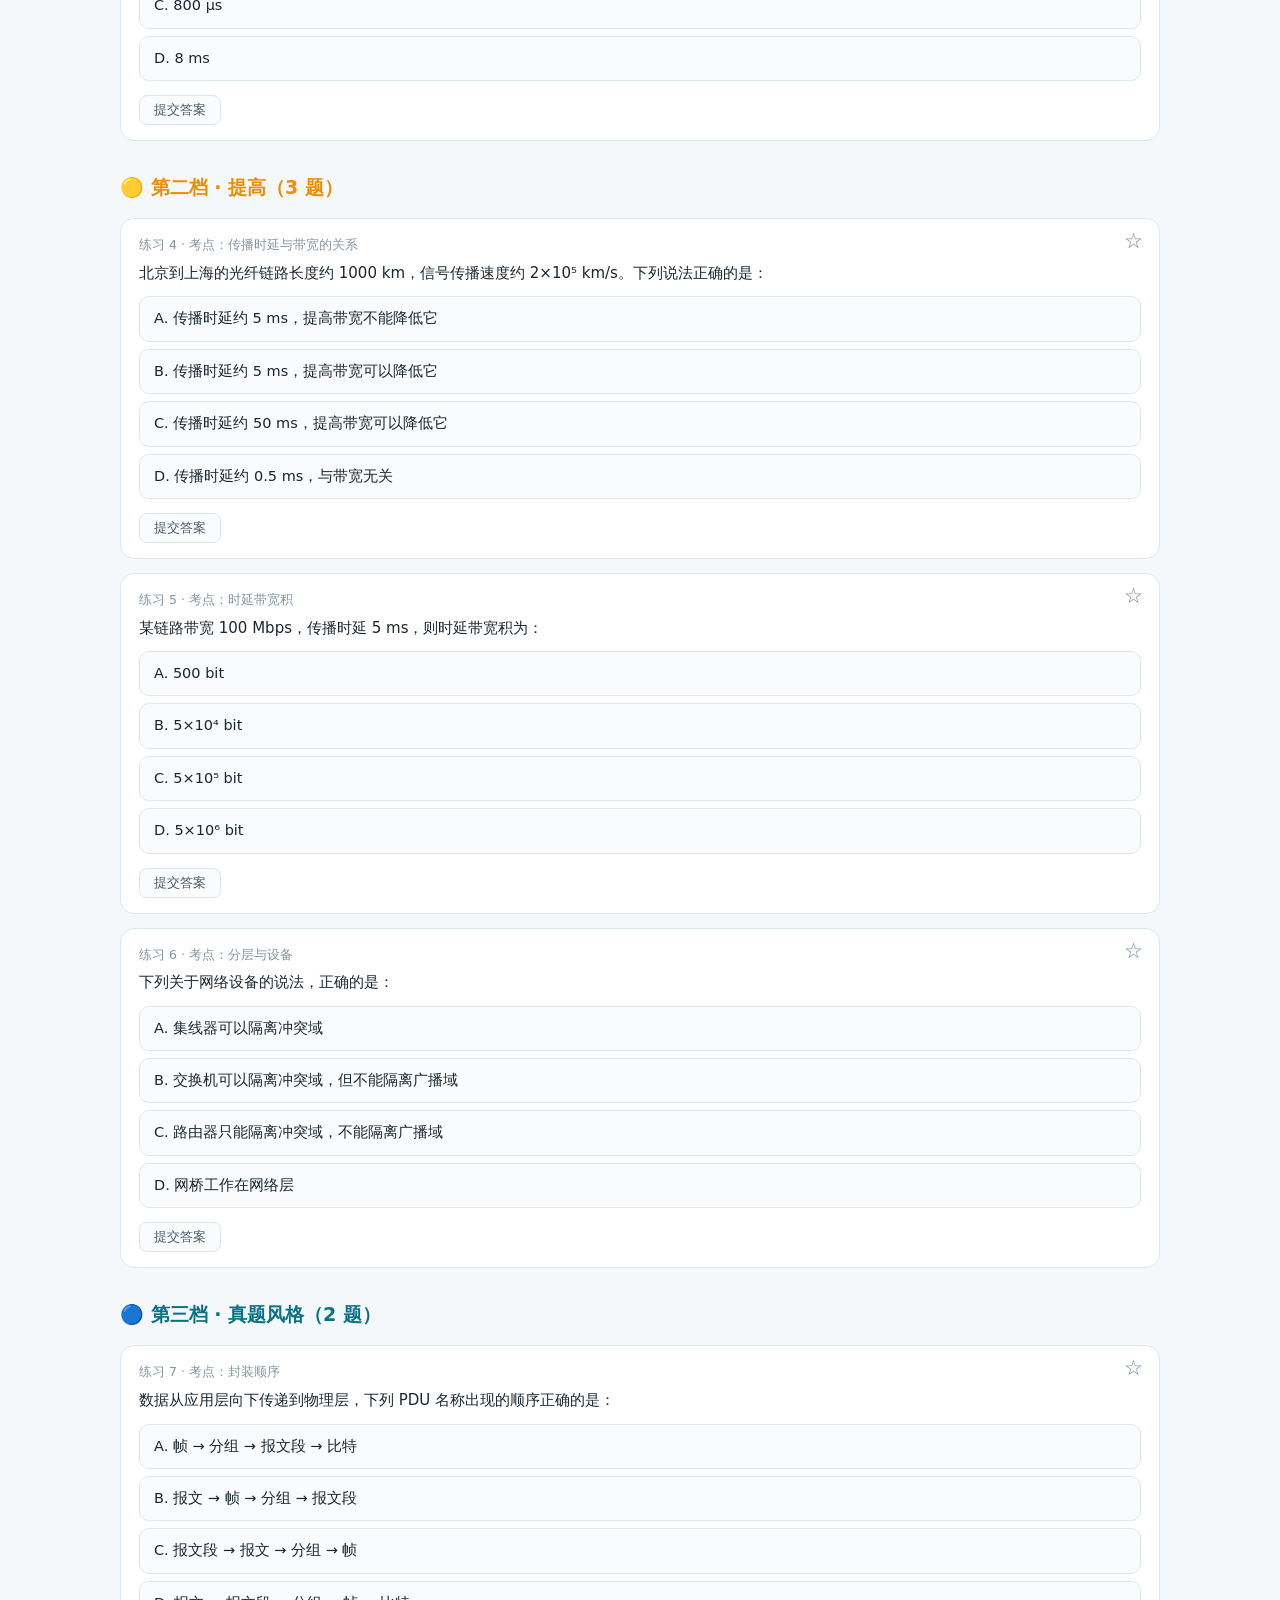
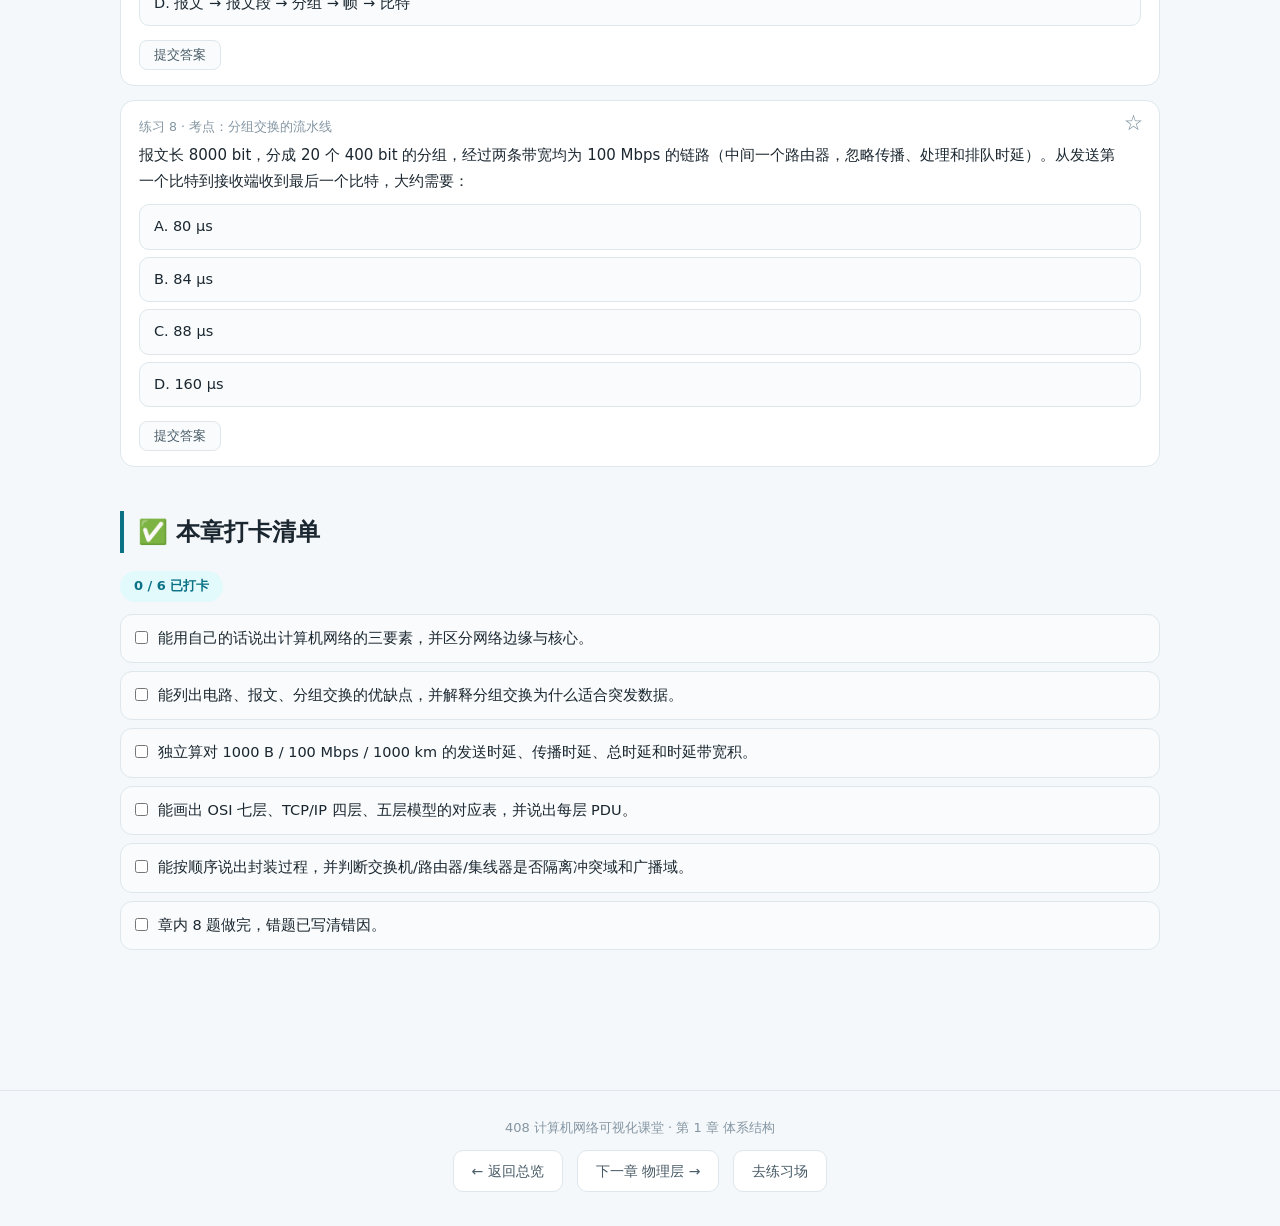
<file: ch01.html>
<!DOCTYPE html>
<html lang="zh-CN" data-theme="light">
<head>
<meta charset="UTF-8">
<meta name="viewport" content="width=device-width, initial-scale=1.0">
<title>第 1 章 计算机网络体系结构 · 408 计算机网络可视化课堂</title>
<link rel="stylesheet" href="assets/style.css?v=1">
</head>
<body>
<nav class="topbar"><div class="topbar-inner">
  <a class="logo" href="index.html"><span class="dot"></span>408 计算机网络可视化课堂</a>
  <div class="nav-links">
    <a href="index.html">总览</a><a href="ch01.html">体系结构</a><a href="ch02.html">物理层</a><a href="ch03.html">数据链路层</a><a href="ch04.html">网络层</a><a href="ch05.html">传输层</a><a href="ch06.html">应用层</a><a href="practice.html">练习场</a><a href="method.html">备考方法论</a><a href="resources.html">资源导航</a>
  </div>
  <button class="theme-btn" title="切换明暗主题">🌙</button>
</div></nav>

<div class="wrap">
  <div class="hero">
    <h1>第 1 章 · 计算机网络体系结构</h1>
    <p>这是整门课的地图。先把“网络由什么组成、数据怎么走、为什么要分层”弄明白，后面五章才不会变成一堆散落的协议名。</p>
    <p class="tagline">预计学习 3~4 小时 · 2 个交互实验室 · 8 题练习 · 打卡 6 项</p>
  </div>

  <div class="toc"><span class="toc-label">本页导航</span><a href="#goal">学习目标</a><a href="#s1">网络是什么</a><a href="#s2">三种交换</a><a href="#s3">性能指标</a><a href="#s4">分层结构</a><a href="#s5">设备与封装</a><a href="#deep">进阶深挖</a><a href="#pit">避坑清单</a><a href="#quiz">章内练习</a><a href="#ck">打卡</a></div>

  <div class="callout exam" id="goal"><div class="co-title">🎯 学习目标（学完你应该能）</div>
  ① 说出计算机网络的组成三要素，区分“网络边缘”和“网络核心”；<br>
  ② 对比电路交换、报文交换、分组交换的优缺点，判断给定场景该选哪种；<br>
  ③ 独立计算发送时延、传播时延、总时延、时延带宽积和 RTT；<br>
  ④ 画出 OSI 七层、TCP/IP 四层、五层模型的对应关系，说出每层的 PDU 和典型设备；<br>
  ⑤ 说清“封装/解封装”的过程，以及为什么分层能降低复杂度。</div>

  <h2 class="sec" id="s1">1.1 先说人话：计算机网络到底是什么</h2>
  <div class="callout life"><div class="co-title">📞 生活类比</div>
  计算机网络就像<b>一个公司里的电话系统</b>：每个人（主机）都有自己的分机号（IP 地址），前台（路由器）知道怎么把电话转到别的楼层，通话双方还要约定“先说什么、后说什么”（协议）。只把电脑用网线连起来，没有地址和约定，那不叫网络，那叫一堆连在一起的铁盒子。</div>
  <p><b>定义：</b>计算机网络是将地理位置不同的、具有独立功能的多台计算机，通过通信设备与线路连接起来，在网络协议和网络软件的支持下，实现资源共享和信息传递的系统。</p>
  <div class="steps">
    <div class="step"><b>要素一 · 多台独立计算机。</b>每台机器能自己运行程序，不是一台主机的多个终端。否则叫“多终端系统”，不叫计算机网络。</div>
    <div class="step"><b>要素二 · 通信介质与设备。</b>双绞线、光纤、无线电是“路”；网卡、交换机、路由器是“路口和交通灯”。</div>
    <div class="step"><b>要素三 · 协议。</b>双方必须遵守同一套规则：怎么表示地址、怎么开始、怎么确认、出错怎么办。协议是网络的“共同语言”。</div>
  </div>

  <h3 class="sub">网络的组成：边缘 + 核心</h3>
  <table class="tbl">
    <tr><th>部分</th><th>包含什么</th><th>作用</th><th>408 常见问法</th></tr>
    <tr><td><b>网络边缘</b></td><td>主机、手机、服务器、客户端进程</td><td>产生和消费数据，运行应用</td><td>端系统、C/S 与 P2P 模式</td></tr>
    <tr><td><b>网络核心</b></td><td>路由器、交换机、通信链路</td><td>把数据从一端转发到另一端</td><td>分组交换、存储转发、路由选择</td></tr>
    <tr><td><b>接入网</b></td><td>家庭宽带、校园网、蜂窝网</td><td>把边缘接入核心</td><td>接入方式与带宽</td></tr>
  </table>

  <h3 class="sub">两种工作模式</h3>
  <div class="grid cols-2">
    <div class="card"><h3>客户/服务器（C/S）</h3><p>客户端主动请求，服务器被动等待并响应。服务器需要固定地址、长期在线；优点是管理集中，缺点是服务器可能成为瓶颈。典型：浏览器访问网站、邮件客户端收信。</p></div>
    <div class="card"><h3>对等（P2P）</h3><p>每个节点既是客户端又是服务器，直接交换资源。优点是扩展性好、不依赖中心服务器；缺点是管理困难、质量不稳定。典型：BitTorrent。</p></div>
  </div>

  <h3 class="sub">按覆盖范围分类</h3>
  <table class="tbl">
    <tr><th>类型</th><th>范围</th><th>典型例子</th></tr>
    <tr><td>PAN（个域网）</td><td>约 10 m</td><td>蓝牙耳机、手机热点</td></tr>
    <tr><td>LAN（局域网）</td><td>一栋楼/校园</td><td>以太网、Wi-Fi</td></tr>
    <tr><td>MAN（城域网）</td><td>一个城市</td><td>城市宽带骨干</td></tr>
    <tr><td>WAN（广域网）</td><td>跨城市/国家</td><td>运营商骨干网、Internet</td></tr>
  </table>

  <h2 class="sec" id="s2">1.2 三种交换方式：数据到底怎么“走”</h2>
  <div class="callout life"><div class="co-title">🚗 生活类比</div>
  <b>电路交换</b>像提前包下整条高速车道，从头到尾只给你用；<b>报文交换</b>像把一整车货直接交给物流，物流在中转站整車换车；<b>分组交换</b>像把货拆成小包裹，每个包裹自己贴地址，中转站可以同时转发很多人的包裹。</div>

  <h3 class="sub">1.2.1 电路交换（Circuit Switching）</h3>
  <p>通信前必须先<b>建立一条专用物理通路</b>，整个通信过程分为三个阶段：<b>连接建立 → 数据传输 → 连接释放</b>。传统电话网就是典型代表。</p>
  <table class="tbl">
    <tr><th>优点</th><th>缺点</th></tr>
    <tr><td>通信时延小、实时性强；数据按序到达；没有存储转发开销</td><td>建立连接时间长；线路被独占，利用率低；灵活性差，双方速率必须匹配</td></tr>
  </table>
  <p class="muted">408 常考：电路交换适合<b>长时间、连续、实时</b>的大流量通信（如语音），不适合突发性的计算机数据。</p>

  <h3 class="sub">1.2.2 报文交换（Message Switching）</h3>
  <p>把整个报文（应用层的一整块数据）作为一个整体交给交换设备，采用<b>存储转发</b>：先完整收下，检查后再转发到下一跳。</p>
  <table class="tbl">
    <tr><th>优点</th><th>缺点</th></tr>
    <tr><td>不需要建立连接；线路按需使用，利用率比电路交换高；可以给不同用户排队</td><td>整个报文可能很大，要求结点有足够大的缓存；存储转发时延大；不适合实时业务</td></tr>
  </table>

  <h3 class="sub">1.2.3 分组交换（Packet Switching）</h3>
  <p>把报文拆成若干个<b>分组（packet）</b>，每个分组加上首部（含目的地址、序号等），独立选择路径、独立存储转发。Internet 用的就是分组交换。</p>
  <div class="callout exam"><div class="co-title">📌 分组交换为什么赢了</div>
  <b>① 流水线效应：</b>不需要等整个报文收完，第一个分组就可以先转发，后面分组并行推进，总时延显著降低。<br>
  <b>② 灵活：</b>某个结点或链路故障，后续分组可以改走别的路。<br>
  <b>③ 公平：</b>大文件被拆小，不会长期霸占链路，适合突发数据。<br>
  <b>代价：</b>每个分组都要加首部（开销）；分组可能乱序、丢失、重复；结点需要排队，排队时延不可预测。</div>

  <table class="tbl">
    <tr><th>维度</th><th>电路交换</th><th>报文交换</th><th>分组交换</th></tr>
    <tr><td>是否建立连接</td><td>必须</td><td>不需要</td><td>不需要（数据报方式）</td></tr>
    <tr><td>数据单位</td><td>比特流</td><td>整个报文</td><td>分组</td></tr>
    <tr><td>转发方式</td><td>直通</td><td>存储转发</td><td>存储转发</td></tr>
    <tr><td>线路利用率</td><td>低</td><td>较高</td><td>高</td></tr>
    <tr><td>时延</td><td>小且稳定</td><td>大</td><td>较小但抖动</td></tr>
    <tr><td>适用业务</td><td>语音、实时流</td><td>早期电报、非实时文件</td><td>互联网数据</td></tr>
  </table>

  <h3 class="sub">1.2.4 一张图记住“存储转发”</h3>
  <pre class="code">发送端 ──▶ 结点1 ──▶ 结点2 ──▶ 接收端

报文交换：  [======== 整个报文 ========] 收完才发下一站
分组交换：  [P1] [P2] [P3] [P4]         P1 到结点1 时，P2 还在路上
            └── 流水线：不同分组可以同时占用不同链路 ──┘</pre>
  <div class="callout warn"><div class="co-title">⚠️ 易错点</div>
  分组交换<b>不保证</b>按序到达、不保证不丢失，可靠性要靠上层（TCP）来补。选择题常把“分组交换一定按序到达”设为错误选项。</div>

  <h2 class="sec" id="s3">1.3 性能指标：408 计算题的主战场</h2>
  <p>这一节必须会手算。先把五个概念分清：<b>速率、带宽、吞吐量、时延、时延带宽积</b>。</p>

  <h3 class="sub">1.3.1 速率与带宽</h3>
  <table class="tbl">
    <tr><th>名词</th><th>含义</th><th>单位与注意</th></tr>
    <tr><td>速率（数据率）</td><td>单位时间内传输的比特数</td><td>b/s、kbps、Mbps、Gbps；<b>1 k = 10³，不是 1024</b></td></tr>
    <tr><td>带宽</td><td>链路能传输的最高数据率，理想上限</td><td>单位同速率；不是“频率宽度”的唯一含义</td></tr>
    <tr><td>吞吐量</td><td>单位时间内实际通过某个网络的数据量</td><td>受瓶颈链路限制，≤ 带宽</td></tr>
  </table>
  <div class="callout warn"><div class="co-title">⚠️ 单位陷阱</div>
  数据长度常用字节 B，速率常用比特 b：<b>1 B = 8 bit</b>。题目给 1000 B、100 Mbps，先换成 8000 bit 再除，否则差 8 倍。</div>

  <h3 class="sub">1.3.2 时延：四个组成部分</h3>
  <div class="formula">
    <b>总时延 = 发送时延 + 传播时延 + 处理时延 + 排队时延</b><br>
    发送时延 = 数据长度 L ÷ 发送速率 R　（把比特推上链路的时间）<br>
    传播时延 = 链路长度 d ÷ 传播速度 v　（信号在介质中跑的时间）
  </div>
  <table class="tbl">
    <tr><th>时延</th><th>由什么决定</th><th>怎么变小</th></tr>
    <tr><td>发送时延</td><td>数据量、网卡/链路发送速率</td><td>提高带宽、减少数据量</td></tr>
    <tr><td>传播时延</td><td>物理距离、介质中的光速/电速</td><td>缩短距离；换介质提升有限</td></tr>
    <tr><td>处理时延</td><td>路由器查表、校验、排队调度</td><td>更强设备、优化协议</td></tr>
    <tr><td>排队时延</td><td>当前网络拥塞程度</td><td>拥塞控制、扩容</td></tr>
  </table>
  <div class="callout exam"><div class="co-title">📌 高频结论</div>
  “提高链路带宽”只能降低<b>发送时延</b>，不能降低<b>传播时延</b>。所以“光纤带宽很大，因此北京到纽约的时延可以忽略”是错的。</div>

  <h3 class="sub">1.3.3 例题：一步一步算</h3>
  <p>一个 1000 B 的分组，经过 100 Mbps 的链路发送，链路长 1000 km，信号传播速度 2×10⁵ km/s。忽略处理与排队时延，求发送时延、传播时延、总时延、时延带宽积和 RTT。</p>
  <pre class="code">L = 1000 B = 8000 bit
R = 100 Mbps = 100 × 10⁶ b/s
发送时延 = 8000 / (100×10⁶) = 80×10⁻⁶ s = 80 μs

d = 1000 km，v = 2×10⁵ km/s
传播时延 = 1000 / (2×10⁵) = 5×10⁻³ s = 5 ms

总时延 = 80 μs + 5 ms = 5.08 ms
时延带宽积 = R × 传播时延 = 100×10⁶ × 5×10⁻³ = 5×10⁵ bit = 62.5 KB
RTT = 2 × 传播时延 = 10 ms</pre>
  <div class="callout ok"><div class="co-title">✅ 时延带宽积怎么理解</div>
  它表示“链路这条管子最多能装多少比特”。100 Mbps × 5 ms = 500 kbit，相当于 62.5 KB 的数据正在路上。它不是带宽，也不是时延，单位是<b>比特</b>。</div>

  <h3 class="sub">1.3.4 利用率</h3>
  <div class="formula">
    信道利用率 = 有数据通过的时间 ÷ 总时间　（≤ 1）<br>
    网络利用率 = 所有链路利用率的加权平均
  </div>
  <p>利用率不是越高越好。排队论告诉我们：利用率接近 1 时，排队时延会急剧上升。所以实际网络通常把利用率控制在 50% 左右留余量。</p>

  <div class="demo" id="lab-delay">
    <div class="demo-title">🔬 实验室：时延计算器</div>
    <div class="demo-desc">改数据量、带宽、距离和传播速度，观察发送时延与传播时延各自怎么变。默认值就是上面的例题。</div>
    <div class="lab-grid">
      <label class="lab-field"><span>数据长度（B）</span><input id="dly-l" type="number" min="1" value="1000"></label>
      <label class="lab-field"><span>发送速率（Mbps）</span><input id="dly-r" type="number" min="0.001" step="0.1" value="100"></label>
      <label class="lab-field"><span>链路长度（km）</span><input id="dly-d" type="number" min="0" value="1000"></label>
      <label class="lab-field"><span>传播速度（km/s）</span><input id="dly-v" type="number" min="1" value="200000"></label>
    </div>
    <div class="lab-out">
      <div class="kv">发送时延<b id="dly-tx">—</b><small>L / R</small></div>
      <div class="kv">传播时延<b id="dly-prop">—</b><small>d / v</small></div>
      <div class="kv">总时延<b id="dly-total">—</b><small>忽略处理与排队</small></div>
      <div class="kv">时延带宽积<b id="dly-bdp">—</b><small>R × 传播时延</small></div>
      <div class="kv">RTT<b id="dly-rtt">—</b><small>2 × 传播时延</small></div>
    </div>
    <div class="demo-note" id="dly-note"></div>
  </div>

  <h2 class="sec" id="s4">1.4 分层体系结构：把大象装进冰箱</h2>
  <div class="callout life"><div class="co-title">🏢 生活类比</div>
  寄快递：你只管把东西装进箱子（应用层）；快递员负责贴单、称重（传输层）；分拣中心只看城市和地址（网络层）；货车司机只管把车开到下一站（链路层）；修路的人只管路面能不能走（物理层）。每一层只解决自己的问题，<b>不关心上一层在寄什么</b>。</div>

  <h3 class="sub">1.4.1 协议、服务、接口</h3>
  <table class="tbl">
    <tr><th>概念</th><th>含义</th><th>记忆</th></tr>
    <tr><td>协议</td><td>同层对等实体之间通信的规则，三要素：<b>语法、语义、时序</b></td><td>“怎么说话”</td></tr>
    <tr><td>服务</td><td>下层向上层提供的功能</td><td>“能帮我做什么”</td></tr>
    <tr><td>接口</td><td>上下层交换信息的点，规定上层怎么调用下层</td><td>“在哪里交接”</td></tr>
  </table>
  <p>协议是<b>水平的</b>（同层之间），服务是<b>垂直的</b>（下层给上层）。这是选择题高频辨析。</p>

  <h3 class="sub">1.4.2 OSI 七层模型</h3>
  <table class="tbl">
    <tr><th>层</th><th>核心功能</th><th>PDU</th><th>典型协议/设备</th></tr>
    <tr><td>7 应用层</td><td>为用户应用提供网络服务</td><td>报文</td><td>HTTP、DNS、SMTP、FTP</td></tr>
    <tr><td>6 表示层</td><td>数据格式转换、加密、压缩</td><td>报文</td><td>JPEG、ASCII、TLS（部分）</td></tr>
    <tr><td>5 会话层</td><td>建立、管理、终止会话</td><td>报文</td><td>RPC、会话管理</td></tr>
    <tr><td>4 传输层</td><td>端到端、进程到进程的通信；可靠/不可靠</td><td>报文段/用户数据报</td><td>TCP、UDP</td></tr>
    <tr><td>3 网络层</td><td>分组转发、路由选择、异构网络互联</td><td>分组/数据报</td><td>IP、ICMP、ARP、路由器</td></tr>
    <tr><td>2 数据链路层</td><td>成帧、差错检测、介质访问控制</td><td>帧</td><td>Ethernet、PPP、交换机</td></tr>
    <tr><td>1 物理层</td><td>在介质上传输比特，规定机械/电气/功能/规程特性</td><td>比特</td><td>中继器、集线器、网线</td></tr>
  </table>
  <div class="callout exam"><div class="co-title">📌 记忆口诀</div>
  从下往上：<b>物、链、网、传、会、表、应</b>。从下往上记“物联网传会表应”，比从上往下顺。</div>

  <h3 class="sub">1.4.3 TCP/IP 四层与五层教学模型</h3>
  <table class="tbl">
    <tr><th>OSI 七层</th><th>TCP/IP 四层</th><th>五层教学模型</th></tr>
    <tr><td>应用层、表示层、会话层</td><td>应用层</td><td>应用层</td></tr>
    <tr><td>传输层</td><td>传输层</td><td>传输层</td></tr>
    <tr><td>网络层</td><td>网际层</td><td>网络层</td></tr>
    <tr><td>数据链路层、物理层</td><td>网络接口层</td><td>数据链路层 + 物理层</td></tr>
  </table>
  <p>408 常用<b>五层模型</b>讲原理：物理层、数据链路层、网络层、传输层、应用层。TCP/IP 四层是实际工程模型，网络接口层不规定具体协议。</p>

  <h3 class="sub">1.4.4 端到端 vs 点到点</h3>
  <table class="tbl">
    <tr><th></th><th>点到点</th><th>端到端</th></tr>
    <tr><td>含义</td><td>相邻结点之间的一段通信</td><td>源主机进程到目的主机进程</td></tr>
    <tr><td>典型层</td><td>物理层、数据链路层</td><td>传输层、应用层</td></tr>
    <tr><td>可靠性</td><td>只保证这一跳</td><td>由 TCP 等端到端协议保证</td></tr>
  </table>
  <div class="callout warn"><div class="co-title">⚠️ 别混淆</div>
  数据链路层负责“这一跳别出错”，传输层负责“从源头到终点别出错”。链路层 CRC 校验通过，不代表数据没丢；中间路由器一拥塞就可能丢包。</div>

  <h2 class="sec" id="s5">1.5 封装、解封装与设备层次</h2>
  <p>发送数据时，从上往下<b>逐层加首部</b>；接收数据时，从下往上<b>逐层拆首部</b>。每一层只读自己能看懂的字段。</p>
  <pre class="code">应用层：        [ 数据 ]
传输层：        [TCP 首部][ 数据 ]                   → 报文段
网络层：        [IP 首部][TCP 首部][ 数据 ]           → 分组
数据链路层：    [帧头][IP 首部][TCP 首部][ 数据 ][FCS] → 帧
物理层：        0101010101010101010101010101010101     → 比特流</pre>

  <div class="demo" id="lab-encap">
    <div class="demo-title">🔬 实验室：封装与解封装</div>
    <div class="demo-desc">点“下一层”，看每一层给数据加上什么。注意：首部是“套”在外面的，不是把原数据改掉。</div>
    <div class="demo-stage"><div class="encap-stage" id="encap-stage"></div></div>
    <div class="demo-ctrl">
      <button id="encap-next">下一层 ↓</button>
      <button id="encap-reset" class="ghost">重置</button>
    </div>
    <div class="demo-note" id="encap-note"></div>
  </div>

  <h3 class="sub">1.5.1 设备工作在哪一层</h3>
  <table class="tbl">
    <tr><th>设备</th><th>工作层</th><th>核心行为</th><th>是否隔离冲突域/广播域</th></tr>
    <tr><td>中继器、集线器</td><td>物理层</td><td>放大、整形、转发比特</td><td>都不隔离（集线器所有端口同一冲突域、同一广播域）</td></tr>
    <tr><td>网桥、交换机</td><td>数据链路层</td><td>按 MAC 地址转发帧</td><td>隔离冲突域，不隔离广播域</td></tr>
    <tr><td>路由器</td><td>网络层</td><td>按 IP 地址选路、转发分组</td><td>既隔离冲突域，也隔离广播域</td></tr>
    <tr><td>网关</td><td>高层（4~7）</td><td>协议转换</td><td>看具体实现</td></tr>
  </table>
  <div class="callout exam"><div class="co-title">📌 408 高频</div>
  “交换机隔离冲突域但不隔离广播域；路由器两者都隔离”几乎每年换着考。集线器是共享带宽，交换机的每个端口独享带宽。</div>

  <h2 class="sec" id="deep">🚀 进阶深挖（教材级）</h2>
  <p class="muted">以下内容对齐谢希仁《计算机网络》与王道《计算机网络考研复习指导》的处理深度，零基础第一遍可先跳过，二轮必看。</p>

  <h3 class="sub">深挖 1 · 时延计算的三类套路</h3>
  <p><b>套路 A：单链路。</b>总时延 = L/R + d/v。注意单位，B 先乘 8，Mbps 是 10⁶。</p>
  <p><b>套路 B：多跳存储转发。</b>每个结点都要“收完再发”，若忽略处理/排队，总时延 = 每跳的发送时延 + 每段传播时延。分组交换的流水线优势在“多个分组”时才明显。</p>
  <p><b>套路 C：端到端 + 确认。</b>停止等待协议的总时间 = 发送时延 + RTT + 确认帧发送时延。若题目说“忽略确认帧”，就只加 RTT。</p>

  <h3 class="sub">深挖 2 · 为什么 Internet 用数据报而不是虚电路</h3>
  <p>数据报方式每个分组独立选路，结点不保存连接状态，抗故障能力强、实现简单；代价是可能乱序、重复。虚电路方式先建立逻辑连接，所有分组沿同一路径按序到达，适合实时业务，但结点要维护状态，链路故障影响大。Internet 的设计哲学是“把复杂性放到端系统”，所以网络层只做尽最大努力交付。</p>

  <h3 class="sub">深挖 3 · 分层模型的“坑”</h3>
  <div class="callout warn"><div class="co-title">⚠️ 三个常见误区</div>
  ① <b>“OSI 七层是实际使用的模型”</b>——错，OSI 是理论参考模型，实际广泛使用的是 TCP/IP。<br>
  ② <b>“表示层和会话层在 TCP/IP 中消失了”</b>——不是消失，是功能被合并进应用层，由具体应用自己实现。<br>
  ③ <b>“协议就是服务”</b>——错，协议是水平规则，服务是垂直能力；下层协议对上层透明。</div>

  <h3 class="sub">深挖 4 · 本章在真题里怎么考</h3>
  <div class="callout exam"><div class="co-title">📌 历年命题规律</div>
  <b>① 时延计算：</b>给数据量、带宽、距离，求总时延或判断“增加带宽能否降低时延”。<br>
  <b>② 交换方式对比：</b>给场景选电路/报文/分组，或问分组交换为什么适合突发数据。<br>
  <b>③ 分层与设备：</b>问某设备/协议属于哪一层，或给功能选层。<br>
  <b>④ 封装顺序：</b>给几个 PDU 名称排序，或问某层首部由谁添加。<br>
  这四类题不需要死记硬背，关键是<b>把“数据从应用到网线”的路径走一遍</b>。</div>

  <h2 class="sec" id="pit">⚠️ 本章避坑清单</h2>
  <div class="steps">
    <div class="step">单位换算：<b>1 B = 8 bit</b>；速率里的 k/M/G 是 10³/10⁶/10⁹，存储容量才常用 1024。</div>
    <div class="step">发送时延看“数据量 ÷ 带宽”，传播时延看“距离 ÷ 光速”，两者<b>不能互相替代</b>。</div>
    <div class="step">“带宽越大，时延越小”只在发送时延占主导时成立；传播时延由距离决定。</div>
    <div class="step">分组交换不保证按序、不保证可靠，可靠性由 TCP 等上层协议负责。</div>
    <div class="step">交换机隔离冲突域但不隔离广播域；路由器两者都隔离；集线器两者都不隔离。</div>
    <div class="step">协议是水平的，服务是垂直的；OSI 是参考模型，TCP/IP 是实际模型。</div>
  </div>

  <h2 class="sec" id="quiz">📝 章内练习（8 题 · 基础 → 提高 → 真题）</h2>
  <h3 class="sub" style="color:var(--green)">🟢 第一档 · 基础（3 题）</h3>

  <div class="quiz" data-answer="D" data-diff="basic">
    <div class="q-head"><div class="q-tag">练习 1 · 考点：网络的组成要素</div>
    下列哪一项<b>不属于</b>计算机网络的基本组成要素？</div>
    <div class="opts">
      <div class="opt" data-opt="A">A. 多台具有独立功能的计算机</div>
      <div class="opt" data-opt="B">B. 通信介质与通信设备</div>
      <div class="opt" data-opt="C">C. 网络协议</div>
      <div class="opt" data-opt="D">D. 所有计算机必须安装统一的操作系统</div>
    </div>
    <div class="q-foot"><button class="btn-ans">提交答案</button><span class="q-res"></span></div>
    <div class="q-exp"><b>答案：D。</b>计算机网络只要求主机具有独立功能并能遵守共同协议，不要求操作系统相同。Windows、Linux、macOS 可以共存于同一网络，靠协议通信。</div>
  </div>

  <div class="quiz" data-answer="B" data-diff="basic">
    <div class="q-head"><div class="q-tag">练习 2 · 考点：分组交换的特点</div>
    与报文交换相比，分组交换的主要优点是：</div>
    <div class="opts">
      <div class="opt" data-opt="A">A. 完全不需要存储转发，因此没有时延</div>
      <div class="opt" data-opt="B">B. 分组较小，可以采用流水线方式，降低总时延并提高链路利用率</div>
      <div class="opt" data-opt="C">C. 保证所有分组按序到达</div>
      <div class="opt" data-opt="D">D. 不需要任何首部开销</div>
    </div>
    <div class="q-foot"><button class="btn-ans">提交答案</button><span class="q-res"></span></div>
    <div class="q-exp"><b>答案：B。</b>分组交换仍然采用存储转发，但分组小、可以并行推进，形成流水线；它不保证按序到达，而且每个分组都有首部开销。</div>
  </div>

  <div class="quiz" data-answer="B" data-diff="basic">
    <div class="q-head"><div class="q-tag">练习 3 · 考点：发送时延计算</div>
    一个 1000 B 的数据块，以 100 Mbps 的速率发送，发送时延为：</div>
    <div class="opts">
      <div class="opt" data-opt="A">A. 8 μs</div>
      <div class="opt" data-opt="B">B. 80 μs</div>
      <div class="opt" data-opt="C">C. 800 μs</div>
      <div class="opt" data-opt="D">D. 8 ms</div>
    </div>
    <div class="q-foot"><button class="btn-ans">提交答案</button><span class="q-res"></span></div>
    <div class="q-exp"><b>答案：B。</b>1000 B = 8000 bit；8000 ÷ (100×10⁶) = 80×10⁻⁶ s = 80 μs。最容易错的是忘记乘 8，得到 10 μs。</div>
  </div>

  <h3 class="sub" style="color:var(--accent)">🟡 第二档 · 提高（3 题）</h3>

  <div class="quiz" data-answer="A" data-diff="mid">
    <div class="q-head"><div class="q-tag">练习 4 · 考点：传播时延与带宽的关系</div>
    北京到上海的光纤链路长度约 1000 km，信号传播速度约 2×10⁵ km/s。下列说法正确的是：</div>
    <div class="opts">
      <div class="opt" data-opt="A">A. 传播时延约 5 ms，提高带宽不能降低它</div>
      <div class="opt" data-opt="B">B. 传播时延约 5 ms，提高带宽可以降低它</div>
      <div class="opt" data-opt="C">C. 传播时延约 50 ms，提高带宽可以降低它</div>
      <div class="opt" data-opt="D">D. 传播时延约 0.5 ms，与带宽无关</div>
    </div>
    <div class="q-foot"><button class="btn-ans">提交答案</button><span class="q-res"></span></div>
    <div class="q-exp"><b>答案：A。</b>传播时延 = 1000 ÷ (2×10⁵) = 5×10⁻³ s = 5 ms。它只由距离和介质传播速度决定，带宽再大也改变不了光在光纤里跑的时间。</div>
  </div>

  <div class="quiz" data-answer="C" data-diff="mid">
    <div class="q-head"><div class="q-tag">练习 5 · 考点：时延带宽积</div>
    某链路带宽 100 Mbps，传播时延 5 ms，则时延带宽积为：</div>
    <div class="opts">
      <div class="opt" data-opt="A">A. 500 bit</div>
      <div class="opt" data-opt="B">B. 5×10⁴ bit</div>
      <div class="opt" data-opt="C">C. 5×10⁵ bit</div>
      <div class="opt" data-opt="D">D. 5×10⁶ bit</div>
    </div>
    <div class="q-foot"><button class="btn-ans">提交答案</button><span class="q-res"></span></div>
    <div class="q-exp"><b>答案：C。</b>100×10⁶ × 5×10⁻³ = 5×10⁵ bit，即 500 kbit（62.5 KB）。它表示链路“管道”中最多能容纳的比特数。</div>
  </div>

  <div class="quiz" data-answer="B" data-diff="mid">
    <div class="q-head"><div class="q-tag">练习 6 · 考点：分层与设备</div>
    下列关于网络设备的说法，正确的是：</div>
    <div class="opts">
      <div class="opt" data-opt="A">A. 集线器可以隔离冲突域</div>
      <div class="opt" data-opt="B">B. 交换机可以隔离冲突域，但不能隔离广播域</div>
      <div class="opt" data-opt="C">C. 路由器只能隔离冲突域，不能隔离广播域</div>
      <div class="opt" data-opt="D">D. 网桥工作在网络层</div>
    </div>
    <div class="q-foot"><button class="btn-ans">提交答案</button><span class="q-res"></span></div>
    <div class="q-exp"><b>答案：B。</b>集线器是物理层设备，所有端口同属一个冲突域；交换机是数据链路层设备，按端口隔离冲突域，但广播帧仍会扩散到整个广播域；路由器工作在网络层，两者都隔离。</div>
  </div>

  <h3 class="sub" style="color:var(--brand)">🔵 第三档 · 真题风格（2 题）</h3>

  <div class="quiz" data-answer="D" data-diff="real">
    <div class="q-head"><div class="q-tag">练习 7 · 考点：封装顺序</div>
    数据从应用层向下传递到物理层，下列 PDU 名称出现的顺序正确的是：</div>
    <div class="opts">
      <div class="opt" data-opt="A">A. 帧 → 分组 → 报文段 → 比特</div>
      <div class="opt" data-opt="B">B. 报文 → 帧 → 分组 → 报文段</div>
      <div class="opt" data-opt="C">C. 报文段 → 报文 → 分组 → 帧</div>
      <div class="opt" data-opt="D">D. 报文 → 报文段 → 分组 → 帧 → 比特</div>
    </div>
    <div class="q-foot"><button class="btn-ans">提交答案</button><span class="q-res"></span></div>
    <div class="q-exp"><b>答案：D。</b>应用层是报文，传输层封装成报文段（TCP）或用户数据报（UDP），网络层封装成分组，链路层封装成帧，物理层变成比特流。</div>
  </div>

  <div class="quiz" data-answer="B" data-diff="real">
    <div class="q-head"><div class="q-tag">练习 8 · 考点：分组交换的流水线</div>
    报文长 8000 bit，分成 20 个 400 bit 的分组，经过两条带宽均为 100 Mbps 的链路（中间一个路由器，忽略传播、处理和排队时延）。从发送第一个比特到接收端收到最后一个比特，大约需要：</div>
    <div class="opts">
      <div class="opt" data-opt="A">A. 80 μs</div>
      <div class="opt" data-opt="B">B. 84 μs</div>
      <div class="opt" data-opt="C">C. 88 μs</div>
      <div class="opt" data-opt="D">D. 160 μs</div>
    </div>
    <div class="q-foot"><button class="btn-ans">提交答案</button><span class="q-res"></span></div>
    <div class="q-exp"><b>答案：B。</b>每组在一跳上的发送时间 τ = 400 ÷ 10⁸ = 4 μs。首分组要经过两跳，2τ = 8 μs 到达；此时后面 19 个分组还在流水线上，每 4 μs 到达一个，所以总时间 = 8 + 19×4 = 84 μs。也可用公式 (分组数 + 链路数 − 1)×τ = (20+2−1)×4 = 84 μs。80 μs 是“忽略第二跳发送”的干扰项。</div>
  </div>

  <h2 class="sec" id="ck">✅ 本章打卡清单</h2>
  <div data-ck-scope>
    <p><span class="progress-pill">0 / 6 已打卡</span></p>
    <div class="checklist">
      <label class="check-item" data-ck="ch01-1"><input type="checkbox"><span>能用自己的话说出计算机网络的三要素，并区分网络边缘与核心。</span></label>
      <label class="check-item" data-ck="ch01-2"><input type="checkbox"><span>能列出电路、报文、分组交换的优缺点，并解释分组交换为什么适合突发数据。</span></label>
      <label class="check-item" data-ck="ch01-3"><input type="checkbox"><span>独立算对 1000 B / 100 Mbps / 1000 km 的发送时延、传播时延、总时延和时延带宽积。</span></label>
      <label class="check-item" data-ck="ch01-4"><input type="checkbox"><span>能画出 OSI 七层、TCP/IP 四层、五层模型的对应表，并说出每层 PDU。</span></label>
      <label class="check-item" data-ck="ch01-5"><input type="checkbox"><span>能按顺序说出封装过程，并判断交换机/路由器/集线器是否隔离冲突域和广播域。</span></label>
      <label class="check-item" data-ck="ch01-6"><input type="checkbox"><span>章内 8 题做完，错题已写清错因。</span></label>
    </div>
  </div>
</div>

<footer>
  408 计算机网络可视化课堂 · 第 1 章 体系结构<br>
  <div class="pagers">
    <a href="index.html">← 返回总览</a><a href="ch02.html">下一章 物理层 →</a><a href="practice.html">去练习场</a>
  </div>
</footer>
<script src="assets/app.js?v=2"></script>
<script src="assets/labs.js?v=1"></script>
</body>
</html>
</file>
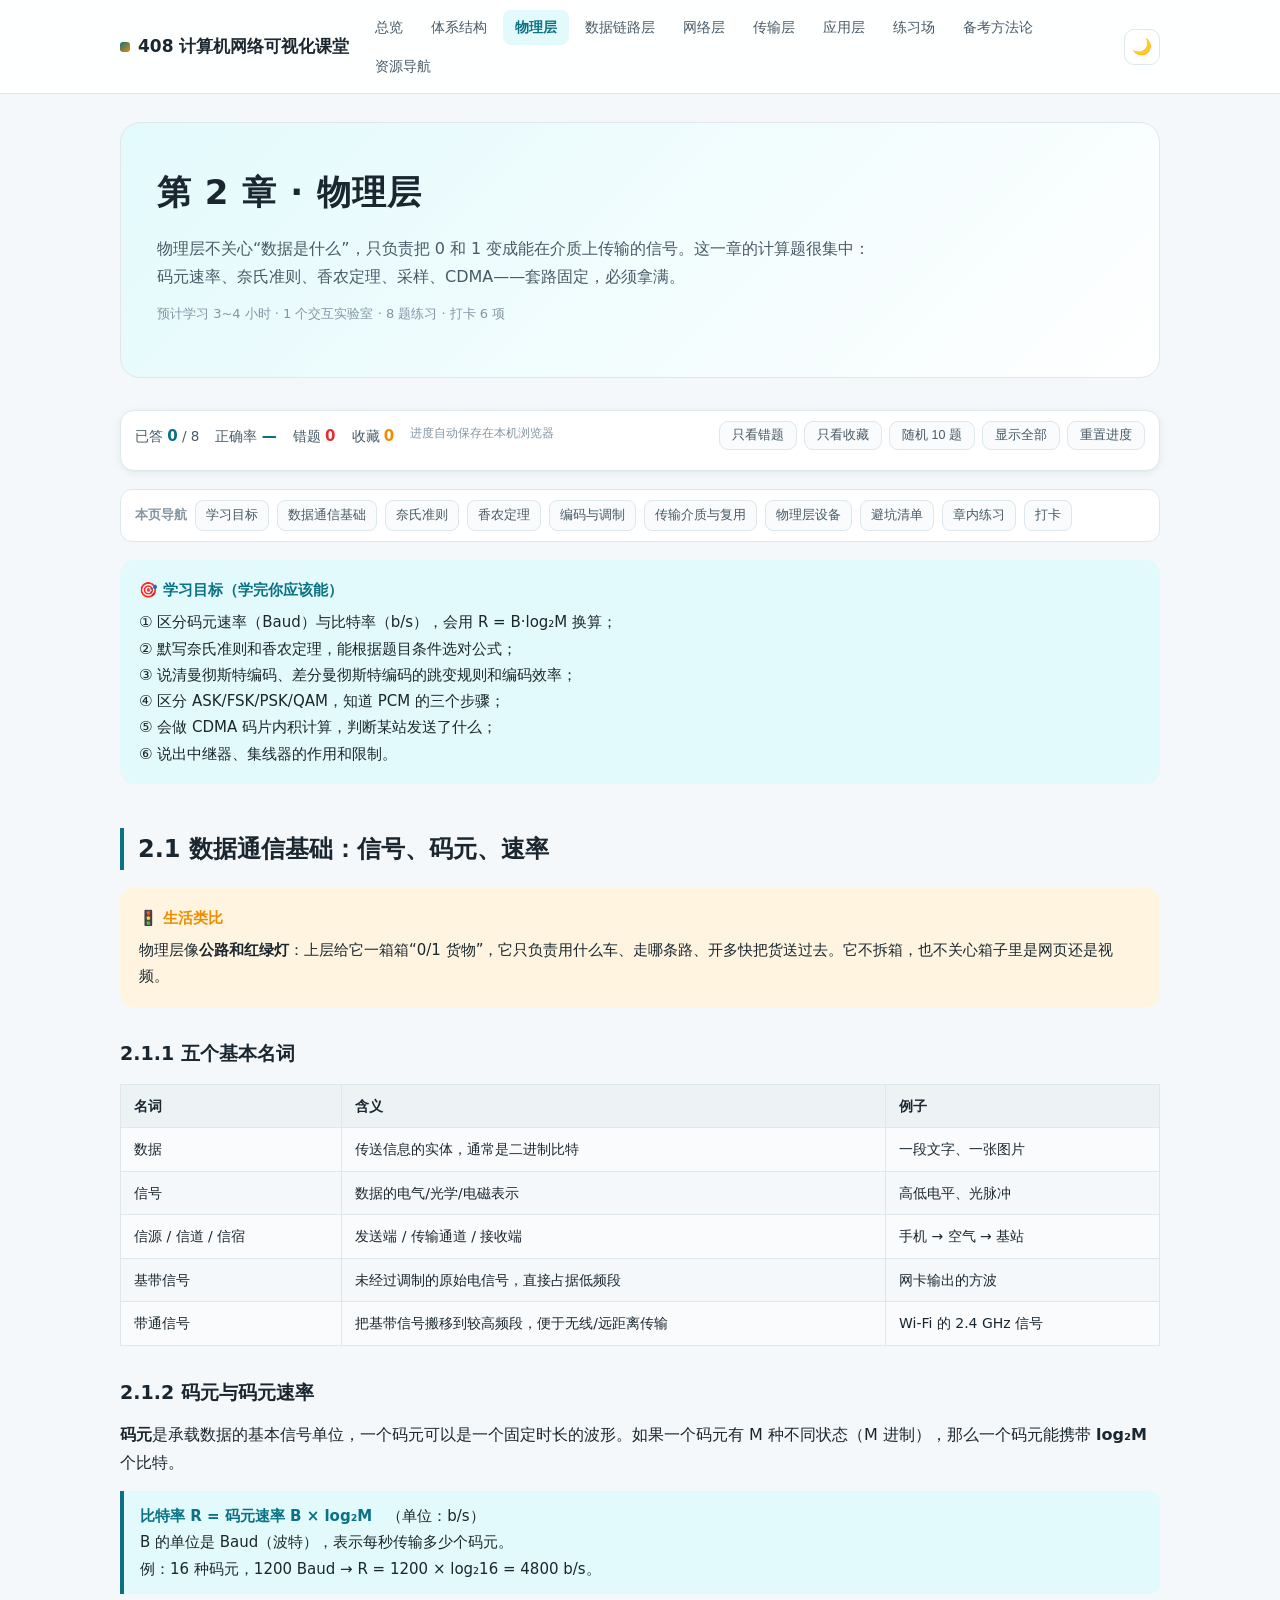
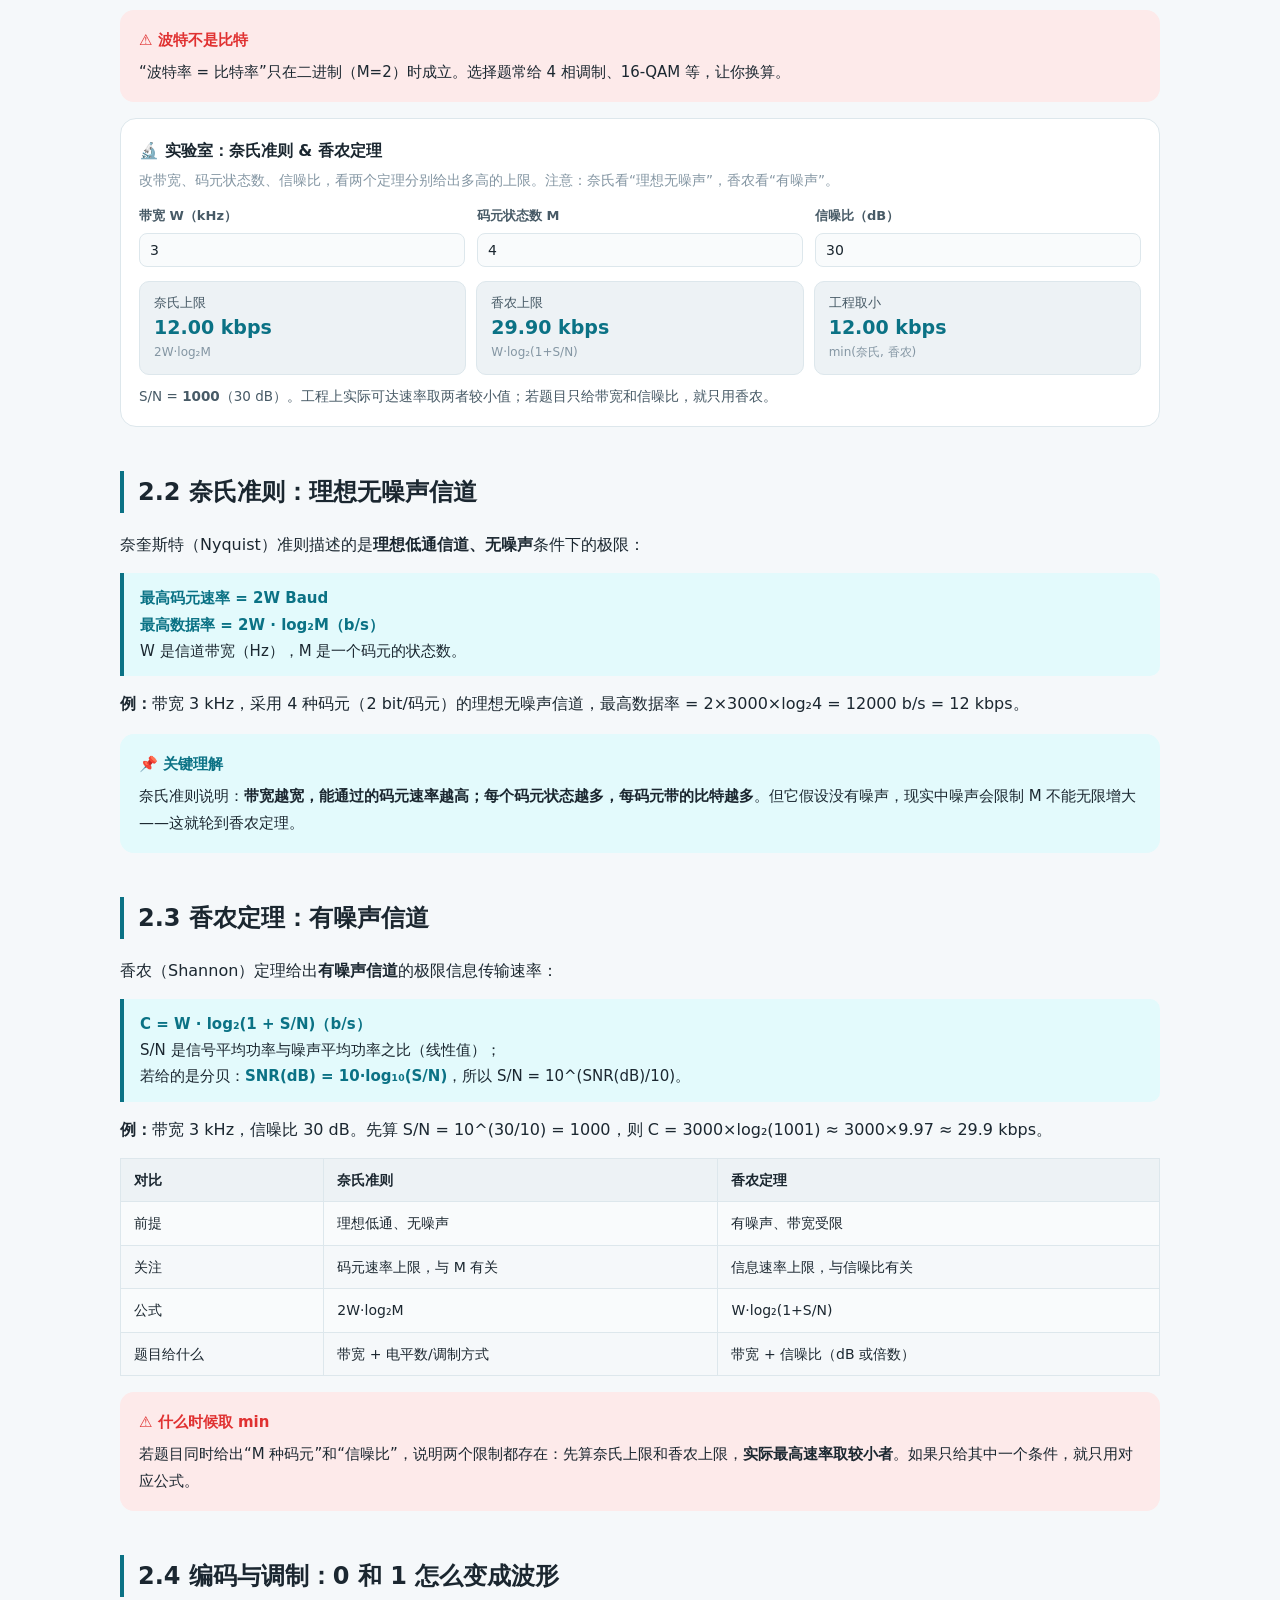
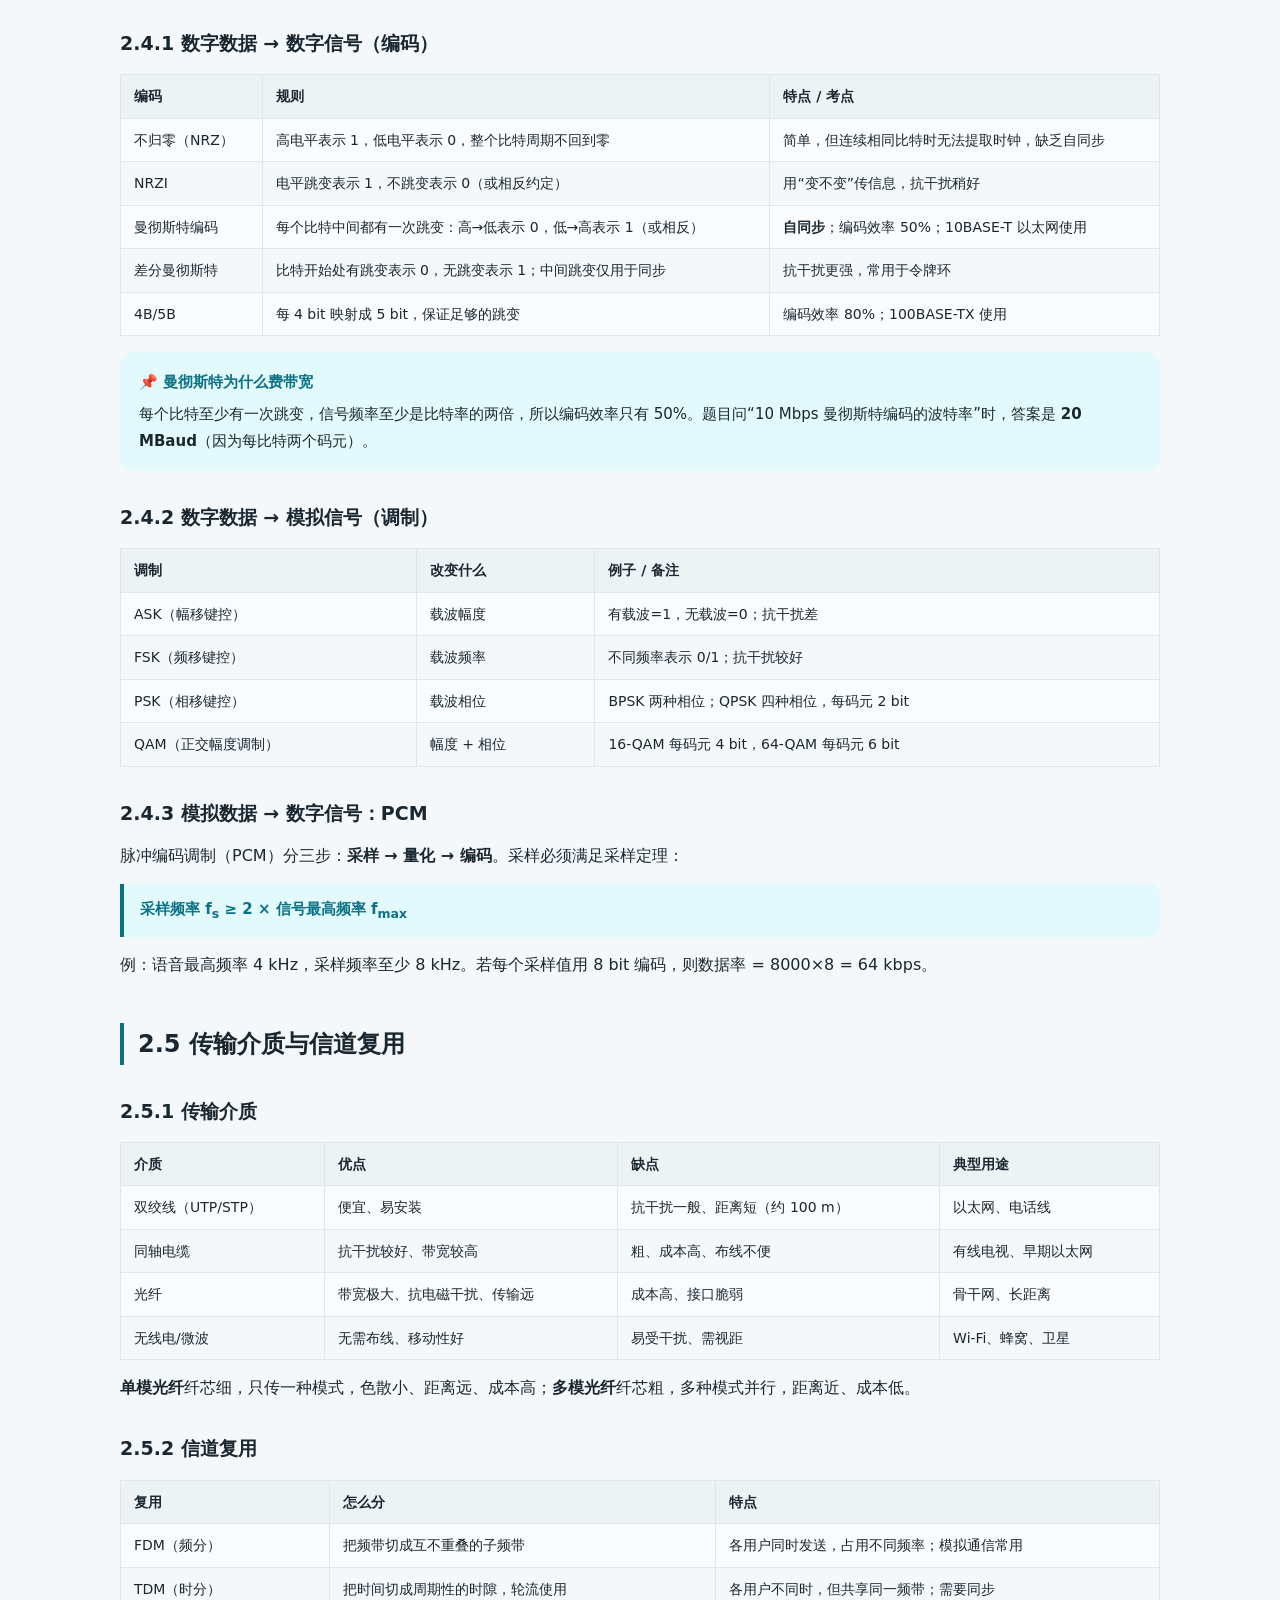
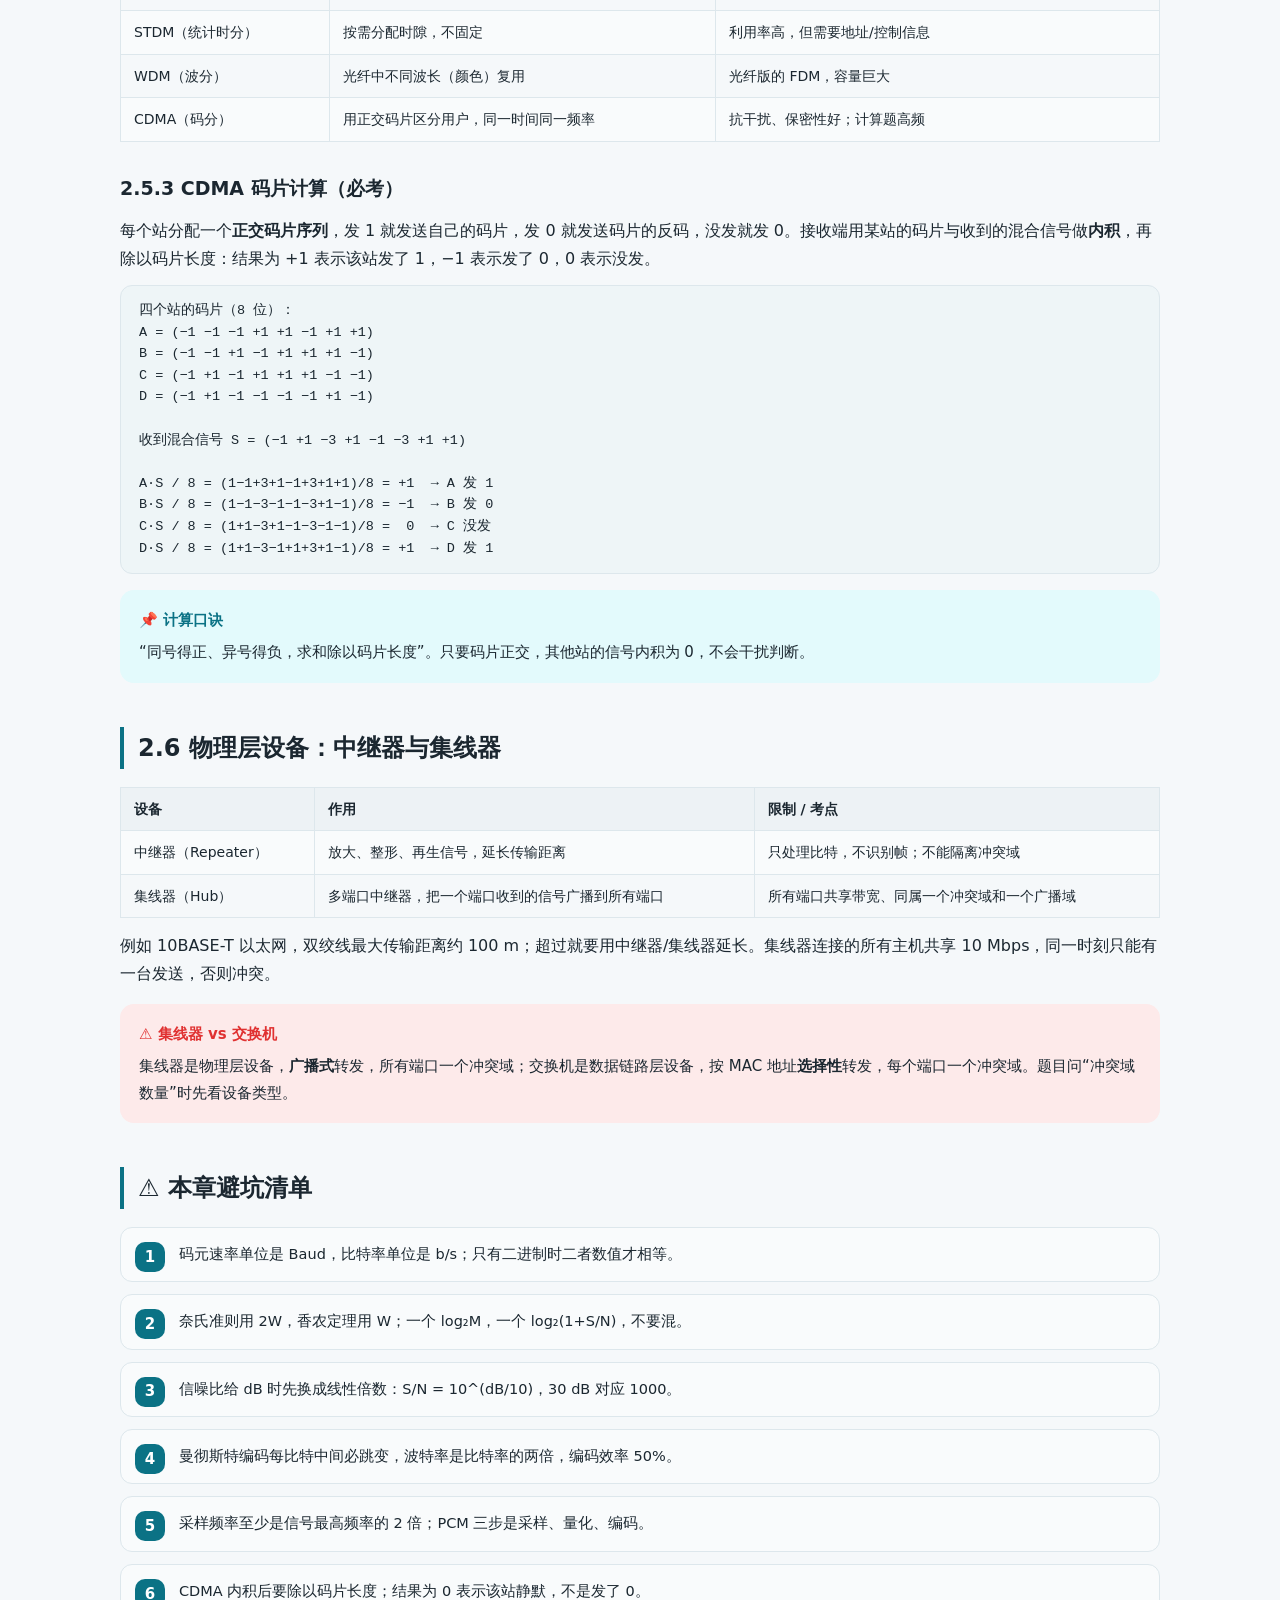
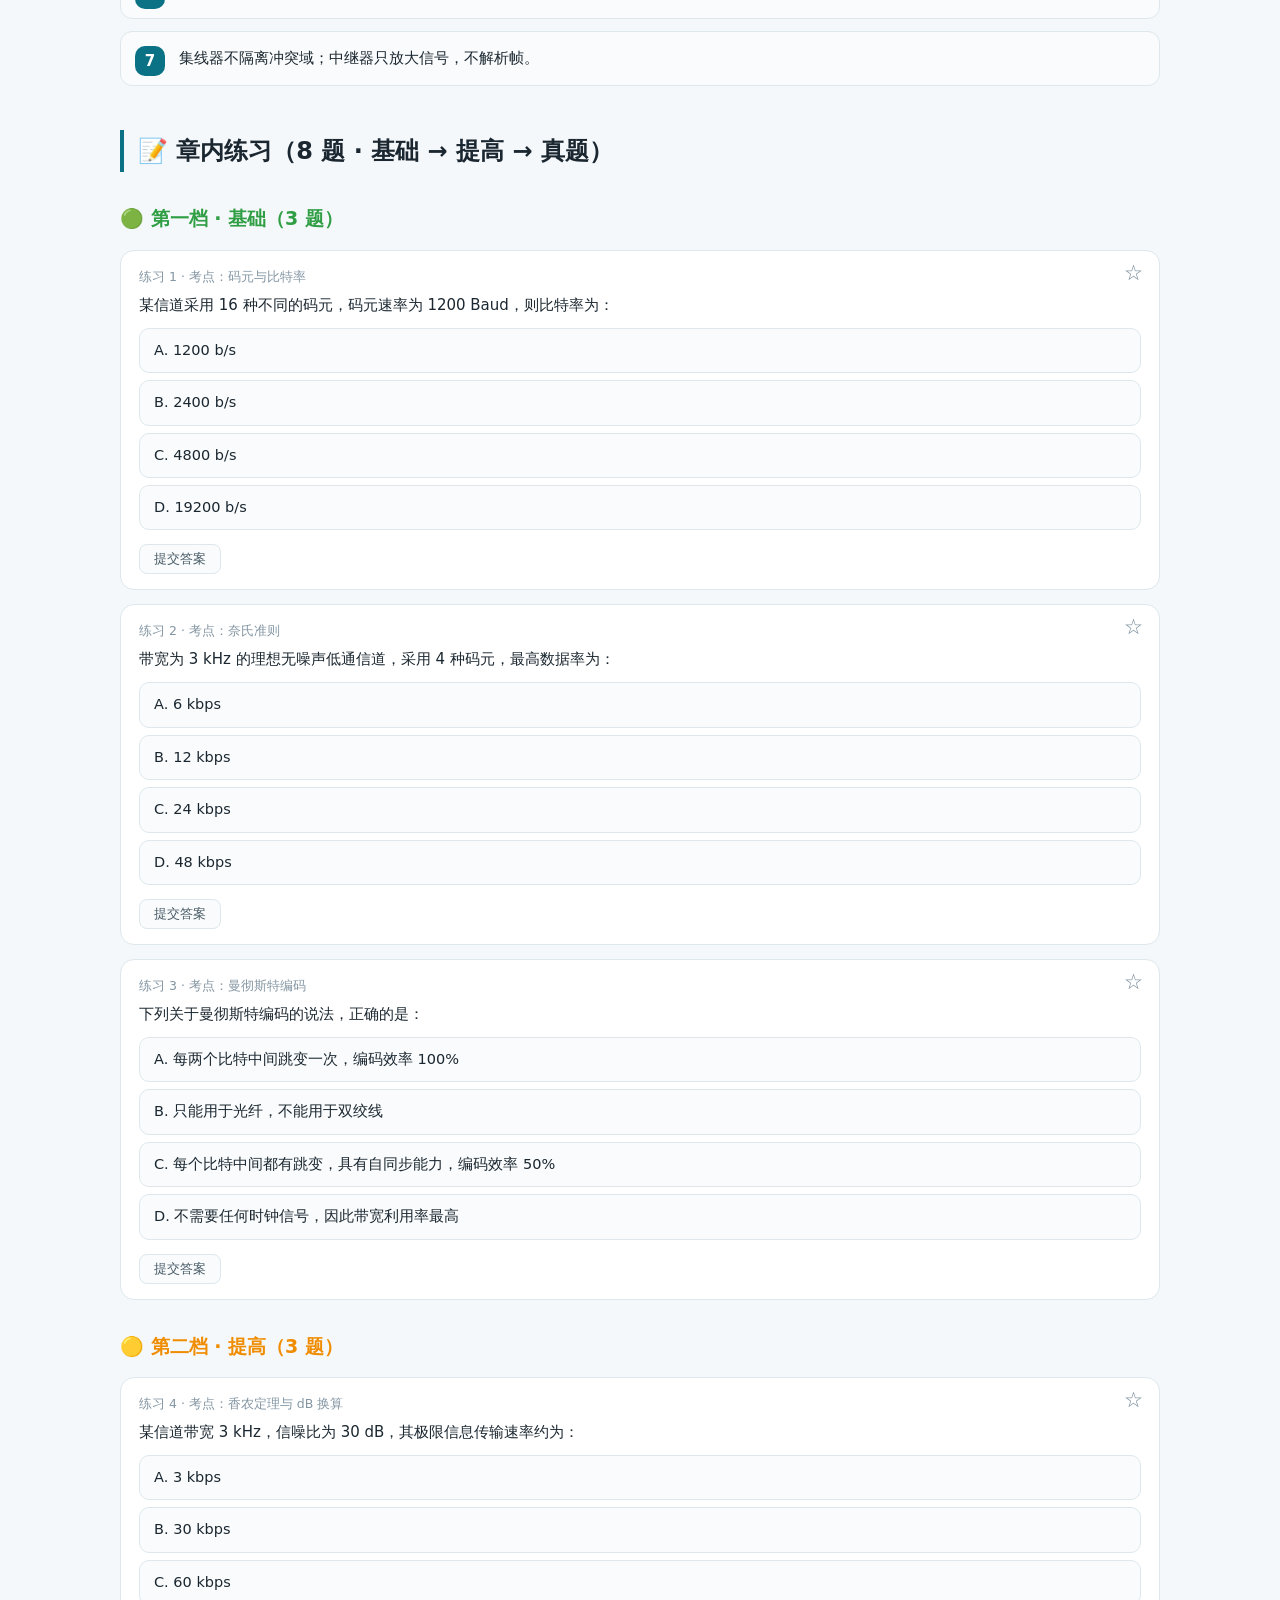
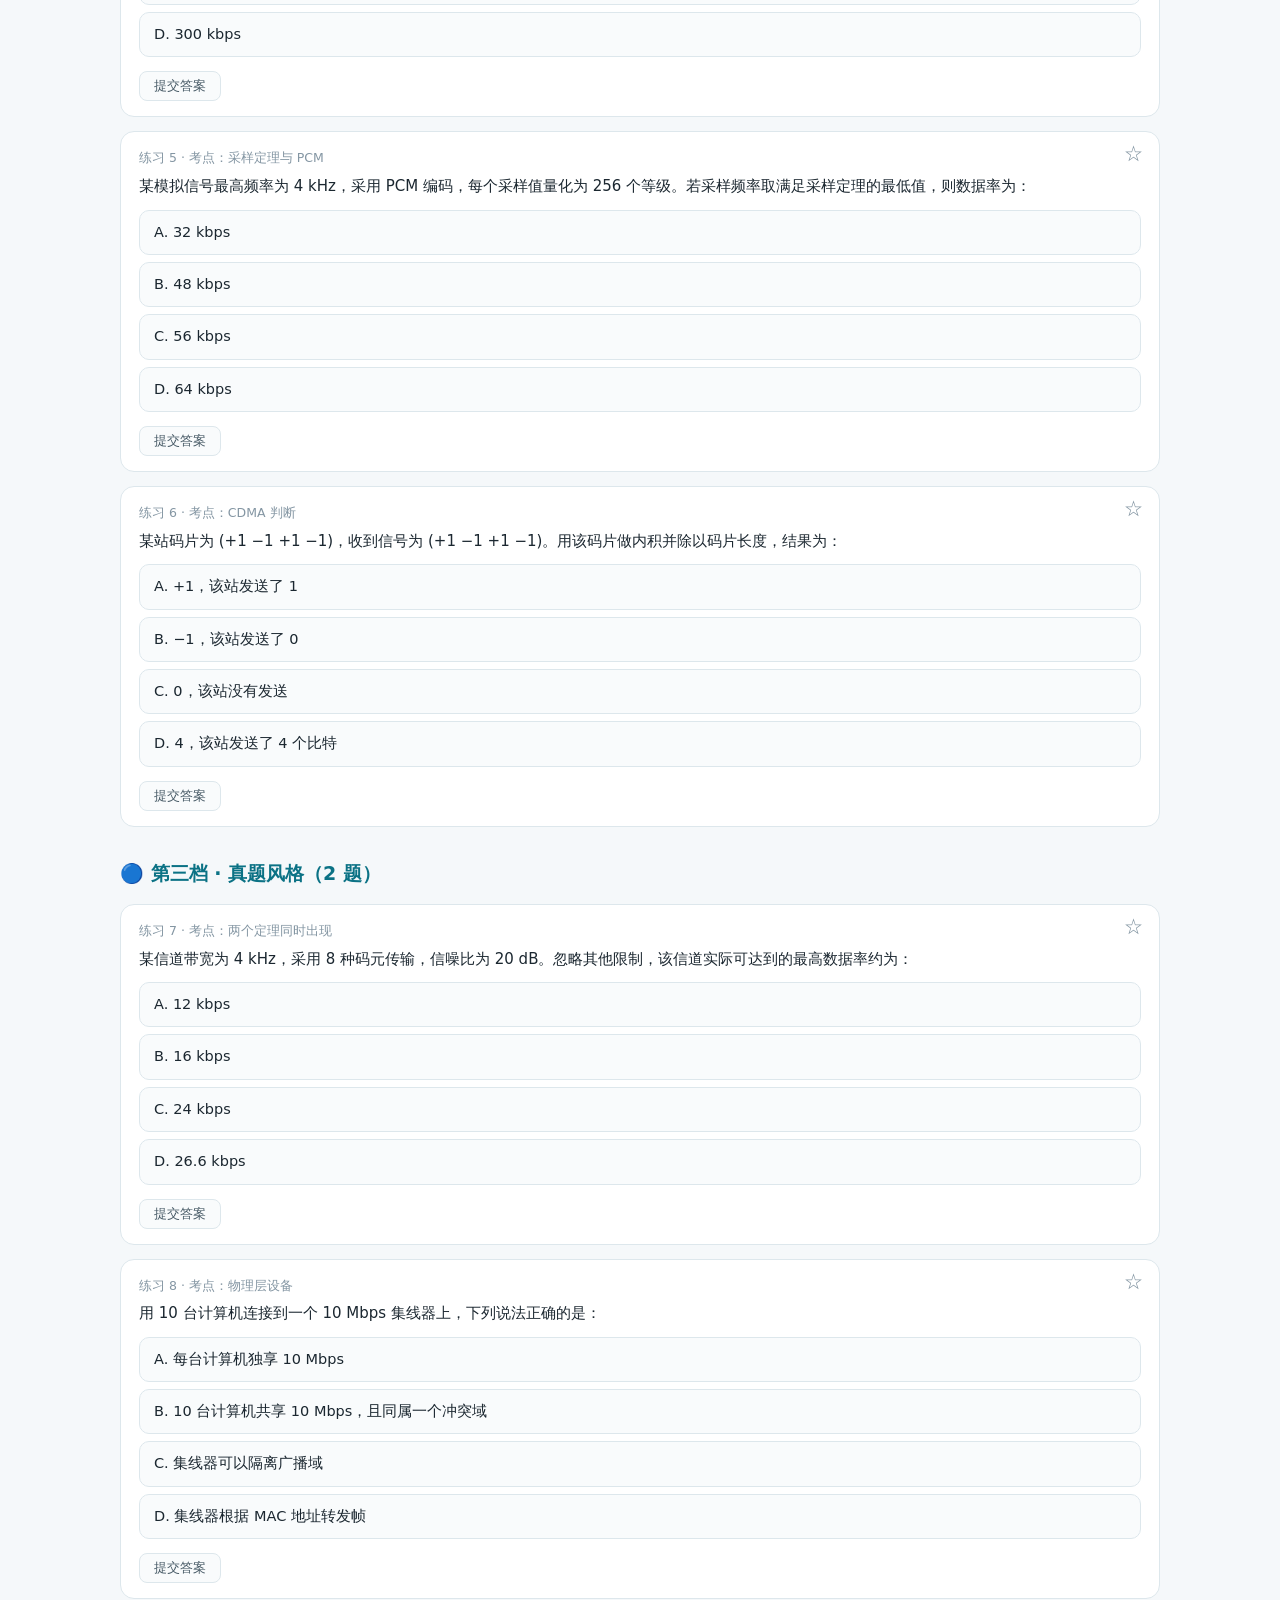
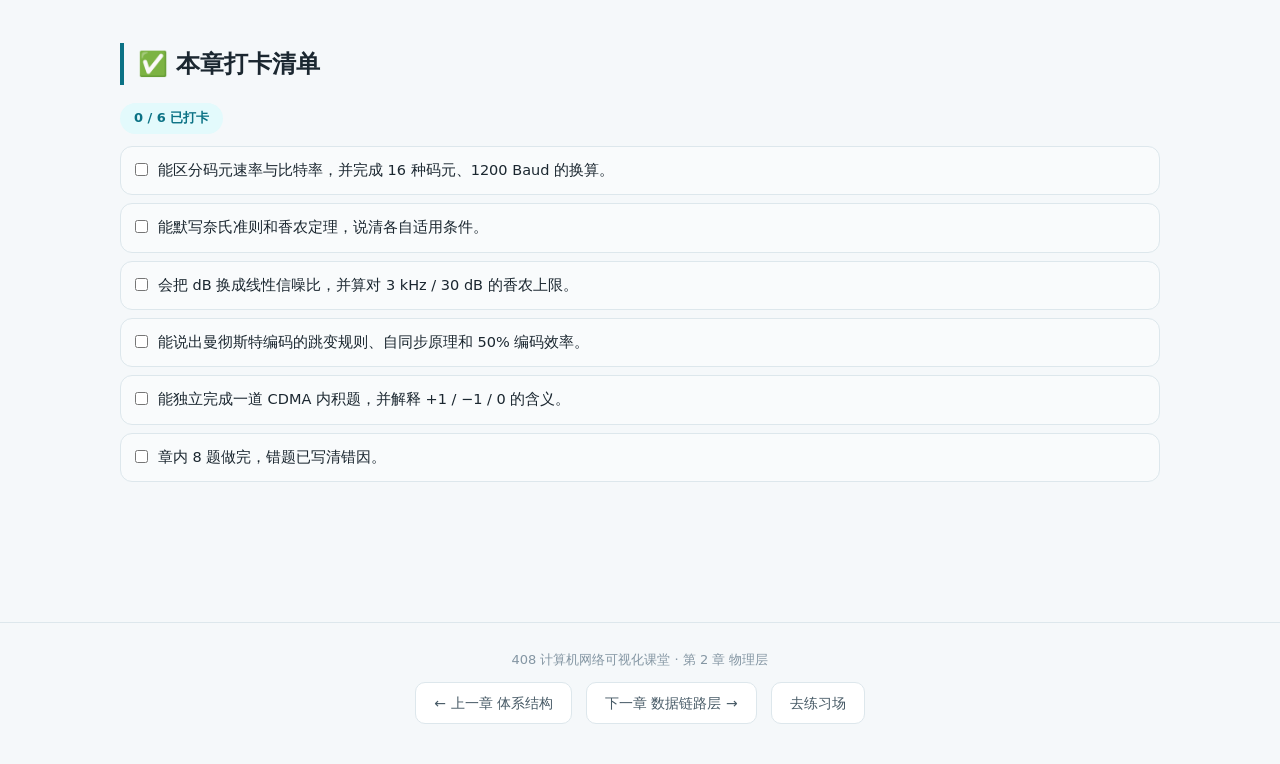
<file: ch02.html>
<!DOCTYPE html>
<html lang="zh-CN" data-theme="light">
<head>
<meta charset="UTF-8">
<meta name="viewport" content="width=device-width, initial-scale=1.0">
<title>第 2 章 物理层 · 408 计算机网络可视化课堂</title>
<link rel="stylesheet" href="assets/style.css?v=1">
</head>
<body>
<nav class="topbar"><div class="topbar-inner">
  <a class="logo" href="index.html"><span class="dot"></span>408 计算机网络可视化课堂</a>
  <div class="nav-links">
    <a href="index.html">总览</a><a href="ch01.html">体系结构</a><a href="ch02.html">物理层</a><a href="ch03.html">数据链路层</a><a href="ch04.html">网络层</a><a href="ch05.html">传输层</a><a href="ch06.html">应用层</a><a href="practice.html">练习场</a><a href="method.html">备考方法论</a><a href="resources.html">资源导航</a>
  </div>
  <button class="theme-btn" title="切换明暗主题">🌙</button>
</div></nav>

<div class="wrap">
  <div class="hero">
    <h1>第 2 章 · 物理层</h1>
    <p>物理层不关心“数据是什么”，只负责把 0 和 1 变成能在介质上传输的信号。这一章的计算题很集中：码元速率、奈氏准则、香农定理、采样、CDMA——套路固定，必须拿满。</p>
    <p class="tagline">预计学习 3~4 小时 · 1 个交互实验室 · 8 题练习 · 打卡 6 项</p>
  </div>

  <div class="toc"><span class="toc-label">本页导航</span><a href="#goal">学习目标</a><a href="#s1">数据通信基础</a><a href="#s2">奈氏准则</a><a href="#s3">香农定理</a><a href="#s4">编码与调制</a><a href="#s5">传输介质与复用</a><a href="#s6">物理层设备</a><a href="#pit">避坑清单</a><a href="#quiz">章内练习</a><a href="#ck">打卡</a></div>

  <div class="callout exam" id="goal"><div class="co-title">🎯 学习目标（学完你应该能）</div>
  ① 区分码元速率（Baud）与比特率（b/s），会用 R = B·log₂M 换算；<br>
  ② 默写奈氏准则和香农定理，能根据题目条件选对公式；<br>
  ③ 说清曼彻斯特编码、差分曼彻斯特编码的跳变规则和编码效率；<br>
  ④ 区分 ASK/FSK/PSK/QAM，知道 PCM 的三个步骤；<br>
  ⑤ 会做 CDMA 码片内积计算，判断某站发送了什么；<br>
  ⑥ 说出中继器、集线器的作用和限制。</div>

  <h2 class="sec" id="s1">2.1 数据通信基础：信号、码元、速率</h2>
  <div class="callout life"><div class="co-title">🚦 生活类比</div>
  物理层像<b>公路和红绿灯</b>：上层给它一箱箱“0/1 货物”，它只负责用什么车、走哪条路、开多快把货送过去。它不拆箱，也不关心箱子里是网页还是视频。</div>

  <h3 class="sub">2.1.1 五个基本名词</h3>
  <table class="tbl">
    <tr><th>名词</th><th>含义</th><th>例子</th></tr>
    <tr><td>数据</td><td>传送信息的实体，通常是二进制比特</td><td>一段文字、一张图片</td></tr>
    <tr><td>信号</td><td>数据的电气/光学/电磁表示</td><td>高低电平、光脉冲</td></tr>
    <tr><td>信源 / 信道 / 信宿</td><td>发送端 / 传输通道 / 接收端</td><td>手机 → 空气 → 基站</td></tr>
    <tr><td>基带信号</td><td>未经过调制的原始电信号，直接占据低频段</td><td>网卡输出的方波</td></tr>
    <tr><td>带通信号</td><td>把基带信号搬移到较高频段，便于无线/远距离传输</td><td>Wi-Fi 的 2.4 GHz 信号</td></tr>
  </table>

  <h3 class="sub">2.1.2 码元与码元速率</h3>
  <p><b>码元</b>是承载数据的基本信号单位，一个码元可以是一个固定时长的波形。如果一个码元有 M 种不同状态（M 进制），那么一个码元能携带 <b>log₂M</b> 个比特。</p>
  <div class="formula">
    <b>比特率 R = 码元速率 B × log₂M</b>　（单位：b/s）<br>
    B 的单位是 Baud（波特），表示每秒传输多少个码元。<br>
    例：16 种码元，1200 Baud → R = 1200 × log₂16 = 4800 b/s。
  </div>
  <div class="callout warn"><div class="co-title">⚠️ 波特不是比特</div>
  “波特率 = 比特率”只在二进制（M=2）时成立。选择题常给 4 相调制、16-QAM 等，让你换算。</div>

  <div class="demo" id="lab-capacity">
    <div class="demo-title">🔬 实验室：奈氏准则 &amp; 香农定理</div>
    <div class="demo-desc">改带宽、码元状态数、信噪比，看两个定理分别给出多高的上限。注意：奈氏看“理想无噪声”，香农看“有噪声”。</div>
    <div class="lab-grid">
      <label class="lab-field"><span>带宽 W（kHz）</span><input id="cap-w" type="number" min="0.001" step="0.1" value="3"></label>
      <label class="lab-field"><span>码元状态数 M</span><input id="cap-m" type="number" min="2" step="1" value="4"></label>
      <label class="lab-field"><span>信噪比（dB）</span><input id="cap-snr" type="number" min="0" step="1" value="30"></label>
    </div>
    <div class="lab-out">
      <div class="kv">奈氏上限<b id="cap-nyq">—</b><small>2W·log₂M</small></div>
      <div class="kv">香农上限<b id="cap-sha">—</b><small>W·log₂(1+S/N)</small></div>
      <div class="kv">工程取小<b id="cap-limit">—</b><small>min(奈氏, 香农)</small></div>
    </div>
    <div class="demo-note" id="cap-note"></div>
  </div>

  <h2 class="sec" id="s2">2.2 奈氏准则：理想无噪声信道</h2>
  <p>奈奎斯特（Nyquist）准则描述的是<b>理想低通信道、无噪声</b>条件下的极限：</p>
  <div class="formula">
    <b>最高码元速率 = 2W Baud</b><br>
    <b>最高数据率 = 2W · log₂M（b/s）</b><br>
    W 是信道带宽（Hz），M 是一个码元的状态数。
  </div>
  <p><b>例：</b>带宽 3 kHz，采用 4 种码元（2 bit/码元）的理想无噪声信道，最高数据率 = 2×3000×log₂4 = 12000 b/s = 12 kbps。</p>
  <div class="callout exam"><div class="co-title">📌 关键理解</div>
  奈氏准则说明：<b>带宽越宽，能通过的码元速率越高；每个码元状态越多，每码元带的比特越多</b>。但它假设没有噪声，现实中噪声会限制 M 不能无限增大——这就轮到香农定理。</div>

  <h2 class="sec" id="s3">2.3 香农定理：有噪声信道</h2>
  <p>香农（Shannon）定理给出<b>有噪声信道</b>的极限信息传输速率：</p>
  <div class="formula">
    <b>C = W · log₂(1 + S/N)（b/s）</b><br>
    S/N 是信号平均功率与噪声平均功率之比（线性值）；<br>
    若给的是分贝：<b>SNR(dB) = 10·log₁₀(S/N)</b>，所以 S/N = 10^(SNR(dB)/10)。
  </div>
  <p><b>例：</b>带宽 3 kHz，信噪比 30 dB。先算 S/N = 10^(30/10) = 1000，则 C = 3000×log₂(1001) ≈ 3000×9.97 ≈ 29.9 kbps。</p>
  <table class="tbl">
    <tr><th>对比</th><th>奈氏准则</th><th>香农定理</th></tr>
    <tr><td>前提</td><td>理想低通、无噪声</td><td>有噪声、带宽受限</td></tr>
    <tr><td>关注</td><td>码元速率上限，与 M 有关</td><td>信息速率上限，与信噪比有关</td></tr>
    <tr><td>公式</td><td>2W·log₂M</td><td>W·log₂(1+S/N)</td></tr>
    <tr><td>题目给什么</td><td>带宽 + 电平数/调制方式</td><td>带宽 + 信噪比（dB 或倍数）</td></tr>
  </table>
  <div class="callout warn"><div class="co-title">⚠️ 什么时候取 min</div>
  若题目同时给出“M 种码元”和“信噪比”，说明两个限制都存在：先算奈氏上限和香农上限，<b>实际最高速率取较小者</b>。如果只给其中一个条件，就只用对应公式。</div>

  <h2 class="sec" id="s4">2.4 编码与调制：0 和 1 怎么变成波形</h2>

  <h3 class="sub">2.4.1 数字数据 → 数字信号（编码）</h3>
  <table class="tbl">
    <tr><th>编码</th><th>规则</th><th>特点 / 考点</th></tr>
    <tr><td>不归零（NRZ）</td><td>高电平表示 1，低电平表示 0，整个比特周期不回到零</td><td>简单，但连续相同比特时无法提取时钟，缺乏自同步</td></tr>
    <tr><td>NRZI</td><td>电平跳变表示 1，不跳变表示 0（或相反约定）</td><td>用“变不变”传信息，抗干扰稍好</td></tr>
    <tr><td>曼彻斯特编码</td><td>每个比特中间都有一次跳变：高→低表示 0，低→高表示 1（或相反）</td><td><b>自同步</b>；编码效率 50%；10BASE-T 以太网使用</td></tr>
    <tr><td>差分曼彻斯特</td><td>比特开始处有跳变表示 0，无跳变表示 1；中间跳变仅用于同步</td><td>抗干扰更强，常用于令牌环</td></tr>
    <tr><td>4B/5B</td><td>每 4 bit 映射成 5 bit，保证足够的跳变</td><td>编码效率 80%；100BASE-TX 使用</td></tr>
  </table>
  <div class="callout exam"><div class="co-title">📌 曼彻斯特为什么费带宽</div>
  每个比特至少有一次跳变，信号频率至少是比特率的两倍，所以编码效率只有 50%。题目问“10 Mbps 曼彻斯特编码的波特率”时，答案是 <b>20 MBaud</b>（因为每比特两个码元）。</div>

  <h3 class="sub">2.4.2 数字数据 → 模拟信号（调制）</h3>
  <table class="tbl">
    <tr><th>调制</th><th>改变什么</th><th>例子 / 备注</th></tr>
    <tr><td>ASK（幅移键控）</td><td>载波幅度</td><td>有载波=1，无载波=0；抗干扰差</td></tr>
    <tr><td>FSK（频移键控）</td><td>载波频率</td><td>不同频率表示 0/1；抗干扰较好</td></tr>
    <tr><td>PSK（相移键控）</td><td>载波相位</td><td>BPSK 两种相位；QPSK 四种相位，每码元 2 bit</td></tr>
    <tr><td>QAM（正交幅度调制）</td><td>幅度 + 相位</td><td>16-QAM 每码元 4 bit，64-QAM 每码元 6 bit</td></tr>
  </table>

  <h3 class="sub">2.4.3 模拟数据 → 数字信号：PCM</h3>
  <p>脉冲编码调制（PCM）分三步：<b>采样 → 量化 → 编码</b>。采样必须满足采样定理：</p>
  <div class="formula"><b>采样频率 f<sub>s</sub> ≥ 2 × 信号最高频率 f<sub>max</sub></b></div>
  <p>例：语音最高频率 4 kHz，采样频率至少 8 kHz。若每个采样值用 8 bit 编码，则数据率 = 8000×8 = 64 kbps。</p>

  <h2 class="sec" id="s5">2.5 传输介质与信道复用</h2>

  <h3 class="sub">2.5.1 传输介质</h3>
  <table class="tbl">
    <tr><th>介质</th><th>优点</th><th>缺点</th><th>典型用途</th></tr>
    <tr><td>双绞线（UTP/STP）</td><td>便宜、易安装</td><td>抗干扰一般、距离短（约 100 m）</td><td>以太网、电话线</td></tr>
    <tr><td>同轴电缆</td><td>抗干扰较好、带宽较高</td><td>粗、成本高、布线不便</td><td>有线电视、早期以太网</td></tr>
    <tr><td>光纤</td><td>带宽极大、抗电磁干扰、传输远</td><td>成本高、接口脆弱</td><td>骨干网、长距离</td></tr>
    <tr><td>无线电/微波</td><td>无需布线、移动性好</td><td>易受干扰、需视距</td><td>Wi-Fi、蜂窝、卫星</td></tr>
  </table>
  <p><b>单模光纤</b>纤芯细，只传一种模式，色散小、距离远、成本高；<b>多模光纤</b>纤芯粗，多种模式并行，距离近、成本低。</p>

  <h3 class="sub">2.5.2 信道复用</h3>
  <table class="tbl">
    <tr><th>复用</th><th>怎么分</th><th>特点</th></tr>
    <tr><td>FDM（频分）</td><td>把频带切成互不重叠的子频带</td><td>各用户同时发送，占用不同频率；模拟通信常用</td></tr>
    <tr><td>TDM（时分）</td><td>把时间切成周期性的时隙，轮流使用</td><td>各用户不同时，但共享同一频带；需要同步</td></tr>
    <tr><td>STDM（统计时分）</td><td>按需分配时隙，不固定</td><td>利用率高，但需要地址/控制信息</td></tr>
    <tr><td>WDM（波分）</td><td>光纤中不同波长（颜色）复用</td><td>光纤版的 FDM，容量巨大</td></tr>
    <tr><td>CDMA（码分）</td><td>用正交码片区分用户，同一时间同一频率</td><td>抗干扰、保密性好；计算题高频</td></tr>
  </table>

  <h3 class="sub">2.5.3 CDMA 码片计算（必考）</h3>
  <p>每个站分配一个<b>正交码片序列</b>，发 1 就发送自己的码片，发 0 就发送码片的反码，没发就发 0。接收端用某站的码片与收到的混合信号做<b>内积</b>，再除以码片长度：结果为 +1 表示该站发了 1，−1 表示发了 0，0 表示没发。</p>
  <pre class="code">四个站的码片（8 位）：
A = (−1 −1 −1 +1 +1 −1 +1 +1)
B = (−1 −1 +1 −1 +1 +1 +1 −1)
C = (−1 +1 −1 +1 +1 +1 −1 −1)
D = (−1 +1 −1 −1 −1 −1 +1 −1)

收到混合信号 S = (−1 +1 −3 +1 −1 −3 +1 +1)

A·S / 8 = (1−1+3+1−1+3+1+1)/8 = +1  → A 发 1
B·S / 8 = (1−1−3−1−1−3+1−1)/8 = −1  → B 发 0
C·S / 8 = (1+1−3+1−1−3−1−1)/8 =  0  → C 没发
D·S / 8 = (1+1−3−1+1+3+1−1)/8 = +1  → D 发 1</pre>
  <div class="callout exam"><div class="co-title">📌 计算口诀</div>
  “同号得正、异号得负，求和除以码片长度”。只要码片正交，其他站的信号内积为 0，不会干扰判断。</div>

  <h2 class="sec" id="s6">2.6 物理层设备：中继器与集线器</h2>
  <table class="tbl">
    <tr><th>设备</th><th>作用</th><th>限制 / 考点</th></tr>
    <tr><td>中继器（Repeater）</td><td>放大、整形、再生信号，延长传输距离</td><td>只处理比特，不识别帧；不能隔离冲突域</td></tr>
    <tr><td>集线器（Hub）</td><td>多端口中继器，把一个端口收到的信号广播到所有端口</td><td>所有端口共享带宽、同属一个冲突域和一个广播域</td></tr>
  </table>
  <p>例如 10BASE-T 以太网，双绞线最大传输距离约 100 m；超过就要用中继器/集线器延长。集线器连接的所有主机共享 10 Mbps，同一时刻只能有一台发送，否则冲突。</p>
  <div class="callout warn"><div class="co-title">⚠️ 集线器 vs 交换机</div>
  集线器是物理层设备，<b>广播式</b>转发，所有端口一个冲突域；交换机是数据链路层设备，按 MAC 地址<b>选择性</b>转发，每个端口一个冲突域。题目问“冲突域数量”时先看设备类型。</div>

  <h2 class="sec" id="pit">⚠️ 本章避坑清单</h2>
  <div class="steps">
    <div class="step">码元速率单位是 Baud，比特率单位是 b/s；只有二进制时二者数值才相等。</div>
    <div class="step">奈氏准则用 2W，香农定理用 W；一个 log₂M，一个 log₂(1+S/N)，不要混。</div>
    <div class="step">信噪比给 dB 时先换成线性倍数：S/N = 10^(dB/10)，30 dB 对应 1000。</div>
    <div class="step">曼彻斯特编码每比特中间必跳变，波特率是比特率的两倍，编码效率 50%。</div>
    <div class="step">采样频率至少是信号最高频率的 2 倍；PCM 三步是采样、量化、编码。</div>
    <div class="step">CDMA 内积后要除以码片长度；结果为 0 表示该站静默，不是发了 0。</div>
    <div class="step">集线器不隔离冲突域；中继器只放大信号，不解析帧。</div>
  </div>

  <h2 class="sec" id="quiz">📝 章内练习（8 题 · 基础 → 提高 → 真题）</h2>
  <h3 class="sub" style="color:var(--green)">🟢 第一档 · 基础（3 题）</h3>

  <div class="quiz" data-answer="C" data-diff="basic">
    <div class="q-head"><div class="q-tag">练习 1 · 考点：码元与比特率</div>
    某信道采用 16 种不同的码元，码元速率为 1200 Baud，则比特率为：</div>
    <div class="opts">
      <div class="opt" data-opt="A">A. 1200 b/s</div>
      <div class="opt" data-opt="B">B. 2400 b/s</div>
      <div class="opt" data-opt="C">C. 4800 b/s</div>
      <div class="opt" data-opt="D">D. 19200 b/s</div>
    </div>
    <div class="q-foot"><button class="btn-ans">提交答案</button><span class="q-res"></span></div>
    <div class="q-exp"><b>答案：C。</b>每码元携带 log₂16 = 4 bit，比特率 = 1200×4 = 4800 b/s。</div>
  </div>

  <div class="quiz" data-answer="B" data-diff="basic">
    <div class="q-head"><div class="q-tag">练习 2 · 考点：奈氏准则</div>
    带宽为 3 kHz 的理想无噪声低通信道，采用 4 种码元，最高数据率为：</div>
    <div class="opts">
      <div class="opt" data-opt="A">A. 6 kbps</div>
      <div class="opt" data-opt="B">B. 12 kbps</div>
      <div class="opt" data-opt="C">C. 24 kbps</div>
      <div class="opt" data-opt="D">D. 48 kbps</div>
    </div>
    <div class="q-foot"><button class="btn-ans">提交答案</button><span class="q-res"></span></div>
    <div class="q-exp"><b>答案：B。</b>奈氏：2W·log₂M = 2×3000×log₂4 = 2×3000×2 = 12000 b/s = 12 kbps。</div>
  </div>

  <div class="quiz" data-answer="C" data-diff="basic">
    <div class="q-head"><div class="q-tag">练习 3 · 考点：曼彻斯特编码</div>
    下列关于曼彻斯特编码的说法，正确的是：</div>
    <div class="opts">
      <div class="opt" data-opt="A">A. 每两个比特中间跳变一次，编码效率 100%</div>
      <div class="opt" data-opt="B">B. 只能用于光纤，不能用于双绞线</div>
      <div class="opt" data-opt="C">C. 每个比特中间都有跳变，具有自同步能力，编码效率 50%</div>
      <div class="opt" data-opt="D">D. 不需要任何时钟信号，因此带宽利用率最高</div>
    </div>
    <div class="q-foot"><button class="btn-ans">提交答案</button><span class="q-res"></span></div>
    <div class="q-exp"><b>答案：C。</b>曼彻斯特编码用比特中间的跳变表示 0/1，接收端可从跳变中提取时钟，实现自同步；代价是波特率是比特率的两倍，编码效率 50%。10BASE-T 双绞线以太网就用它。</div>
  </div>

  <h3 class="sub" style="color:var(--accent)">🟡 第二档 · 提高（3 题）</h3>

  <div class="quiz" data-answer="B" data-diff="mid">
    <div class="q-head"><div class="q-tag">练习 4 · 考点：香农定理与 dB 换算</div>
    某信道带宽 3 kHz，信噪比为 30 dB，其极限信息传输速率约为：</div>
    <div class="opts">
      <div class="opt" data-opt="A">A. 3 kbps</div>
      <div class="opt" data-opt="B">B. 30 kbps</div>
      <div class="opt" data-opt="C">C. 60 kbps</div>
      <div class="opt" data-opt="D">D. 300 kbps</div>
    </div>
    <div class="q-foot"><button class="btn-ans">提交答案</button><span class="q-res"></span></div>
    <div class="q-exp"><b>答案：B。</b>30 dB → S/N = 10^(30/10) = 1000；C = 3000×log₂(1001) ≈ 3000×9.97 ≈ 29.9 kbps，约 30 kbps。</div>
  </div>

  <div class="quiz" data-answer="D" data-diff="mid">
    <div class="q-head"><div class="q-tag">练习 5 · 考点：采样定理与 PCM</div>
    某模拟信号最高频率为 4 kHz，采用 PCM 编码，每个采样值量化为 256 个等级。若采样频率取满足采样定理的最低值，则数据率为：</div>
    <div class="opts">
      <div class="opt" data-opt="A">A. 32 kbps</div>
      <div class="opt" data-opt="B">B. 48 kbps</div>
      <div class="opt" data-opt="C">C. 56 kbps</div>
      <div class="opt" data-opt="D">D. 64 kbps</div>
    </div>
    <div class="q-foot"><button class="btn-ans">提交答案</button><span class="q-res"></span></div>
    <div class="q-exp"><b>答案：D。</b>最低采样频率 = 2×4 kHz = 8 kHz；256 个等级需要 8 bit 编码（2⁸=256）；数据率 = 8000×8 = 64 kbps。</div>
  </div>

  <div class="quiz" data-answer="A" data-diff="mid">
    <div class="q-head"><div class="q-tag">练习 6 · 考点：CDMA 判断</div>
    某站码片为 (+1 −1 +1 −1)，收到信号为 (+1 −1 +1 −1)。用该码片做内积并除以码片长度，结果为：</div>
    <div class="opts">
      <div class="opt" data-opt="A">A. +1，该站发送了 1</div>
      <div class="opt" data-opt="B">B. −1，该站发送了 0</div>
      <div class="opt" data-opt="C">C. 0，该站没有发送</div>
      <div class="opt" data-opt="D">D. 4，该站发送了 4 个比特</div>
    </div>
    <div class="q-foot"><button class="btn-ans">提交答案</button><span class="q-res"></span></div>
    <div class="q-exp"><b>答案：A。</b>内积 = 1+1+1+1 = 4，除以码片长度 4 得 +1，表示该站发送了比特 1。若发送 0，则发送反码，内积为 −4，结果为 −1。</div>
  </div>

  <h3 class="sub" style="color:var(--brand)">🔵 第三档 · 真题风格（2 题）</h3>

  <div class="quiz" data-answer="C" data-diff="real">
    <div class="q-head"><div class="q-tag">练习 7 · 考点：两个定理同时出现</div>
    某信道带宽为 4 kHz，采用 8 种码元传输，信噪比为 20 dB。忽略其他限制，该信道实际可达到的最高数据率约为：</div>
    <div class="opts">
      <div class="opt" data-opt="A">A. 12 kbps</div>
      <div class="opt" data-opt="B">B. 16 kbps</div>
      <div class="opt" data-opt="C">C. 24 kbps</div>
      <div class="opt" data-opt="D">D. 26.6 kbps</div>
    </div>
    <div class="q-foot"><button class="btn-ans">提交答案</button><span class="q-res"></span></div>
    <div class="q-exp"><b>答案：C。</b>奈氏上限 = 2×4000×log₂8 = 24000 b/s = 24 kbps；香农上限 = 4000×log₂(1+100) ≈ 4000×6.66 ≈ 26.6 kbps。两者同时限制时取较小值，所以是 24 kbps。</div>
  </div>

  <div class="quiz" data-answer="B" data-diff="real">
    <div class="q-head"><div class="q-tag">练习 8 · 考点：物理层设备</div>
    用 10 台计算机连接到一个 10 Mbps 集线器上，下列说法正确的是：</div>
    <div class="opts">
      <div class="opt" data-opt="A">A. 每台计算机独享 10 Mbps</div>
      <div class="opt" data-opt="B">B. 10 台计算机共享 10 Mbps，且同属一个冲突域</div>
      <div class="opt" data-opt="C">C. 集线器可以隔离广播域</div>
      <div class="opt" data-opt="D">D. 集线器根据 MAC 地址转发帧</div>
    </div>
    <div class="q-foot"><button class="btn-ans">提交答案</button><span class="q-res"></span></div>
    <div class="q-exp"><b>答案：B。</b>集线器是物理层多端口中继器，所有端口共享总带宽，同一时刻只能一个站点发送，因此所有端口同属一个冲突域和一个广播域；它不识别 MAC 地址。交换机才按 MAC 转发并隔离冲突域。</div>
  </div>

  <h2 class="sec" id="ck">✅ 本章打卡清单</h2>
  <div data-ck-scope>
    <p><span class="progress-pill">0 / 6 已打卡</span></p>
    <div class="checklist">
      <label class="check-item" data-ck="ch02-1"><input type="checkbox"><span>能区分码元速率与比特率，并完成 16 种码元、1200 Baud 的换算。</span></label>
      <label class="check-item" data-ck="ch02-2"><input type="checkbox"><span>能默写奈氏准则和香农定理，说清各自适用条件。</span></label>
      <label class="check-item" data-ck="ch02-3"><input type="checkbox"><span>会把 dB 换成线性信噪比，并算对 3 kHz / 30 dB 的香农上限。</span></label>
      <label class="check-item" data-ck="ch02-4"><input type="checkbox"><span>能说出曼彻斯特编码的跳变规则、自同步原理和 50% 编码效率。</span></label>
      <label class="check-item" data-ck="ch02-5"><input type="checkbox"><span>能独立完成一道 CDMA 内积题，并解释 +1 / −1 / 0 的含义。</span></label>
      <label class="check-item" data-ck="ch02-6"><input type="checkbox"><span>章内 8 题做完，错题已写清错因。</span></label>
    </div>
  </div>
</div>

<footer>
  408 计算机网络可视化课堂 · 第 2 章 物理层<br>
  <div class="pagers">
    <a href="ch01.html">← 上一章 体系结构</a><a href="ch03.html">下一章 数据链路层 →</a><a href="practice.html">去练习场</a>
  </div>
</footer>
<script src="assets/app.js?v=2"></script>
<script src="assets/labs.js?v=1"></script>
</body>
</html>
</file>
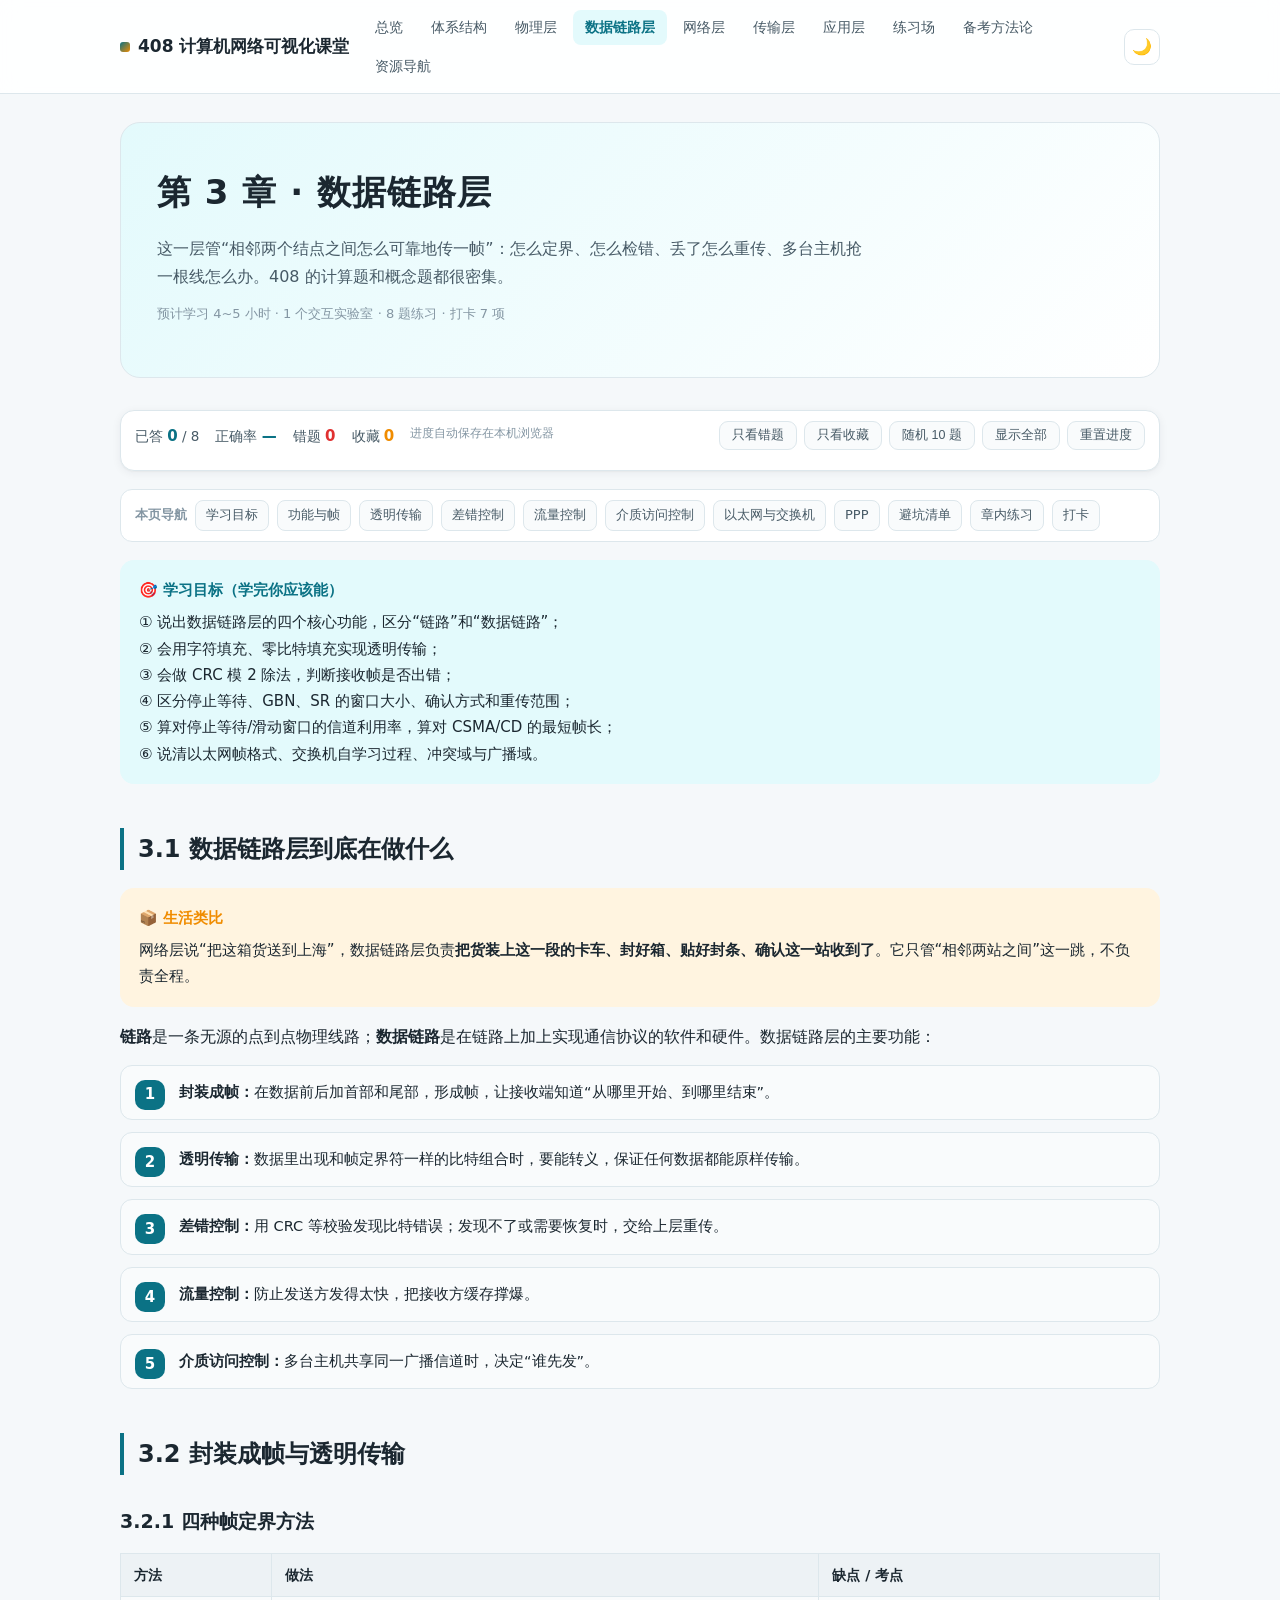
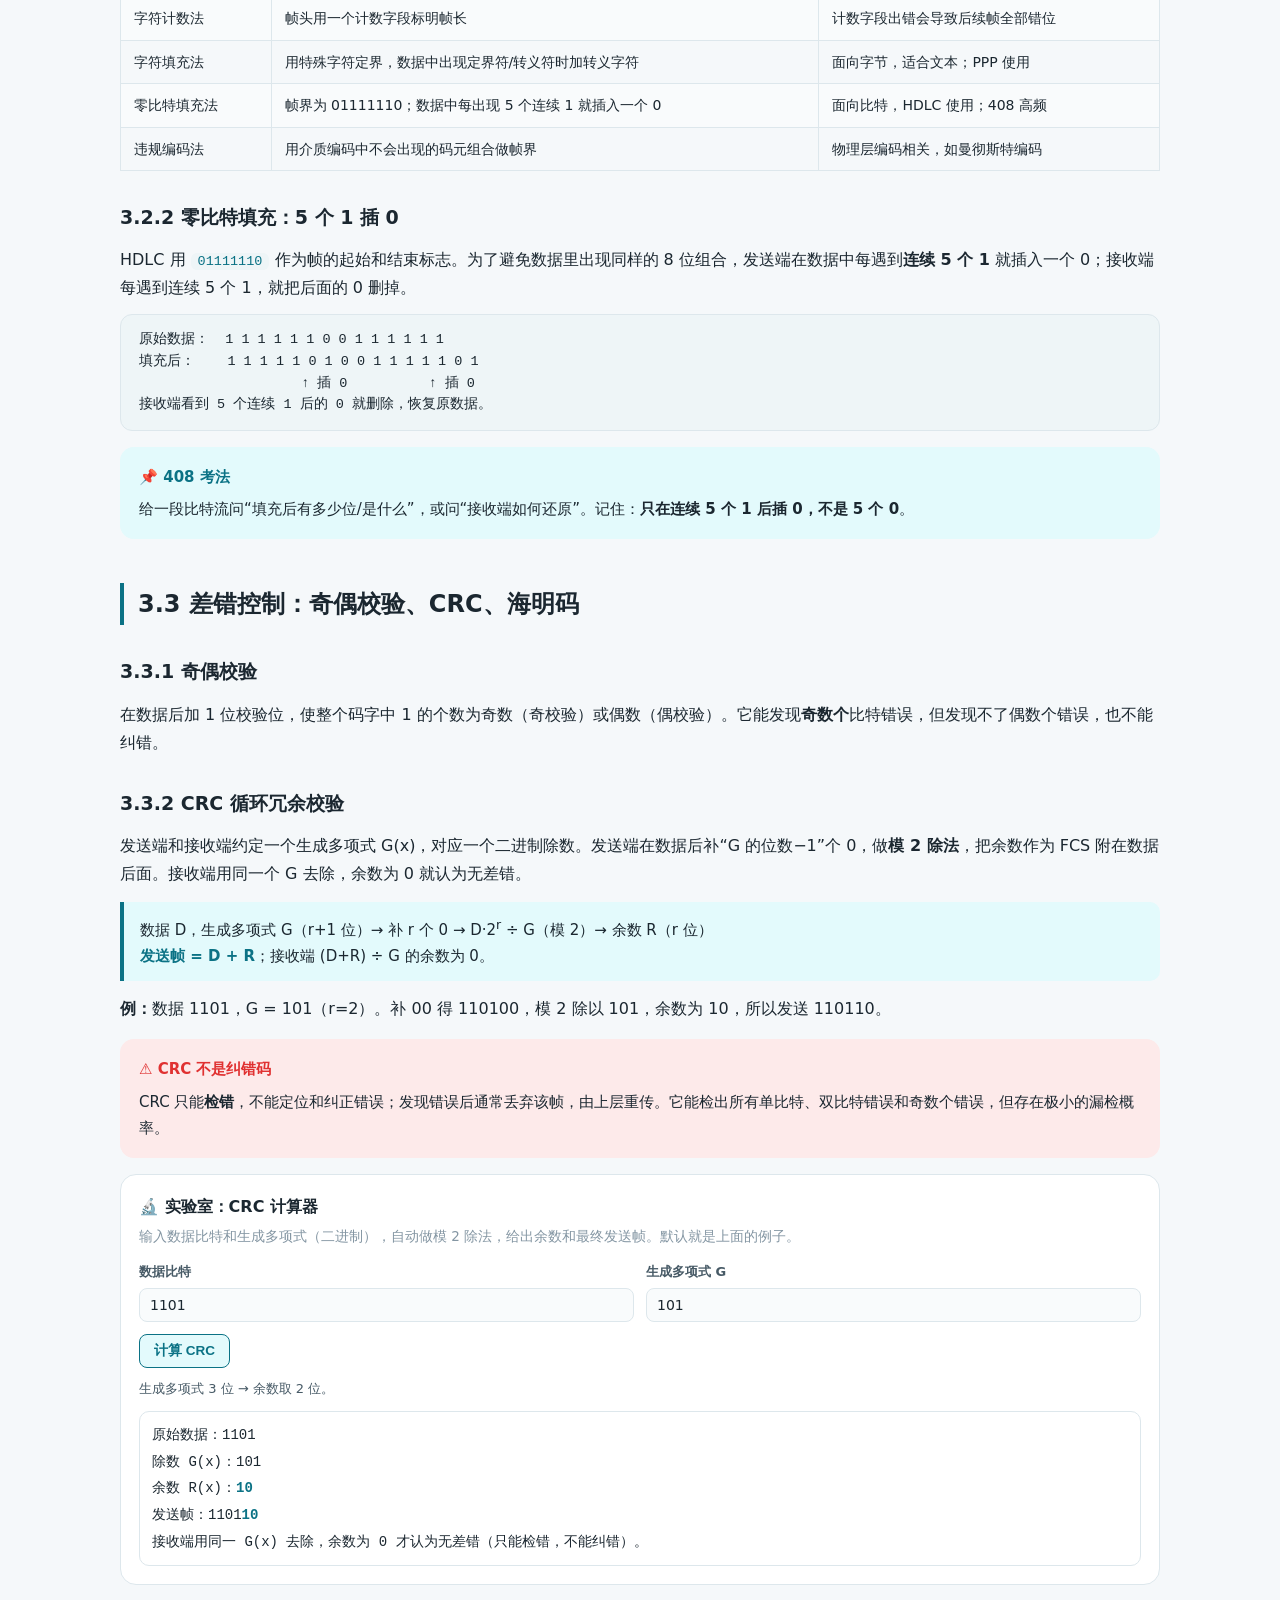
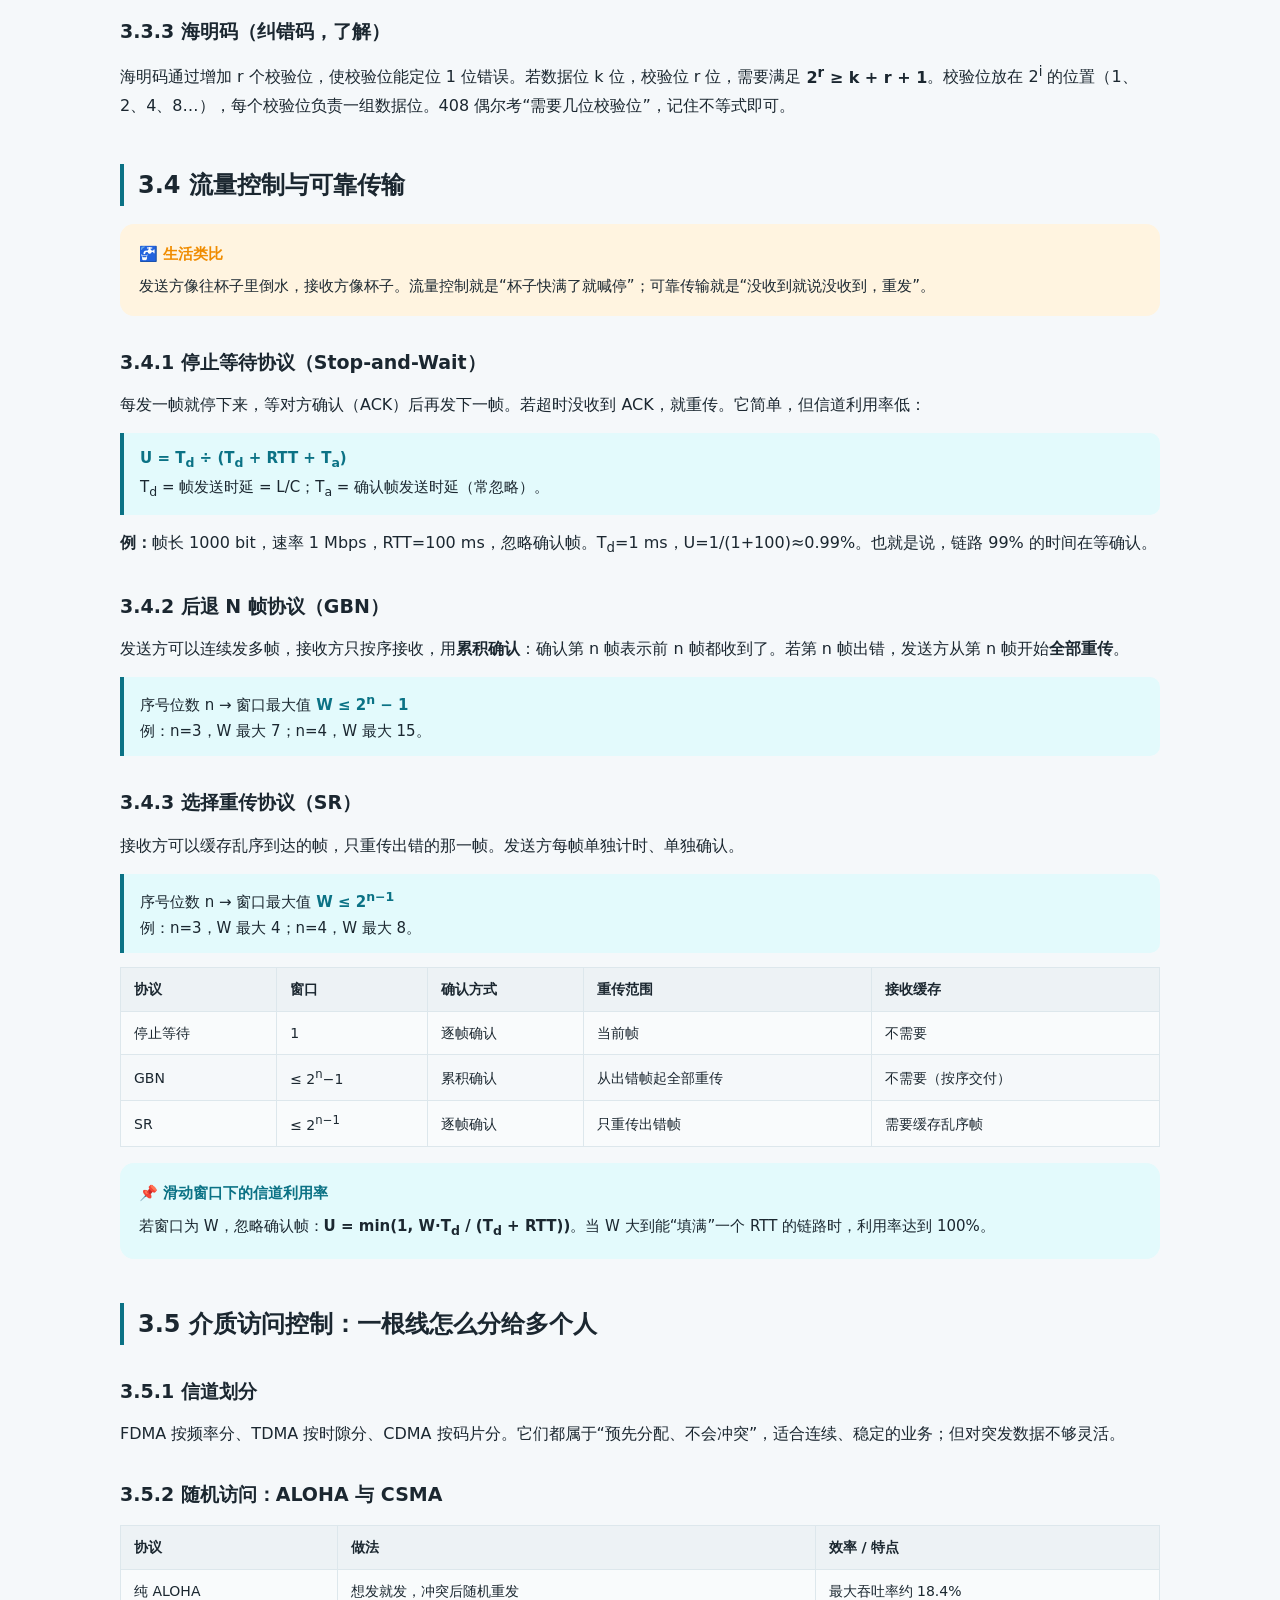
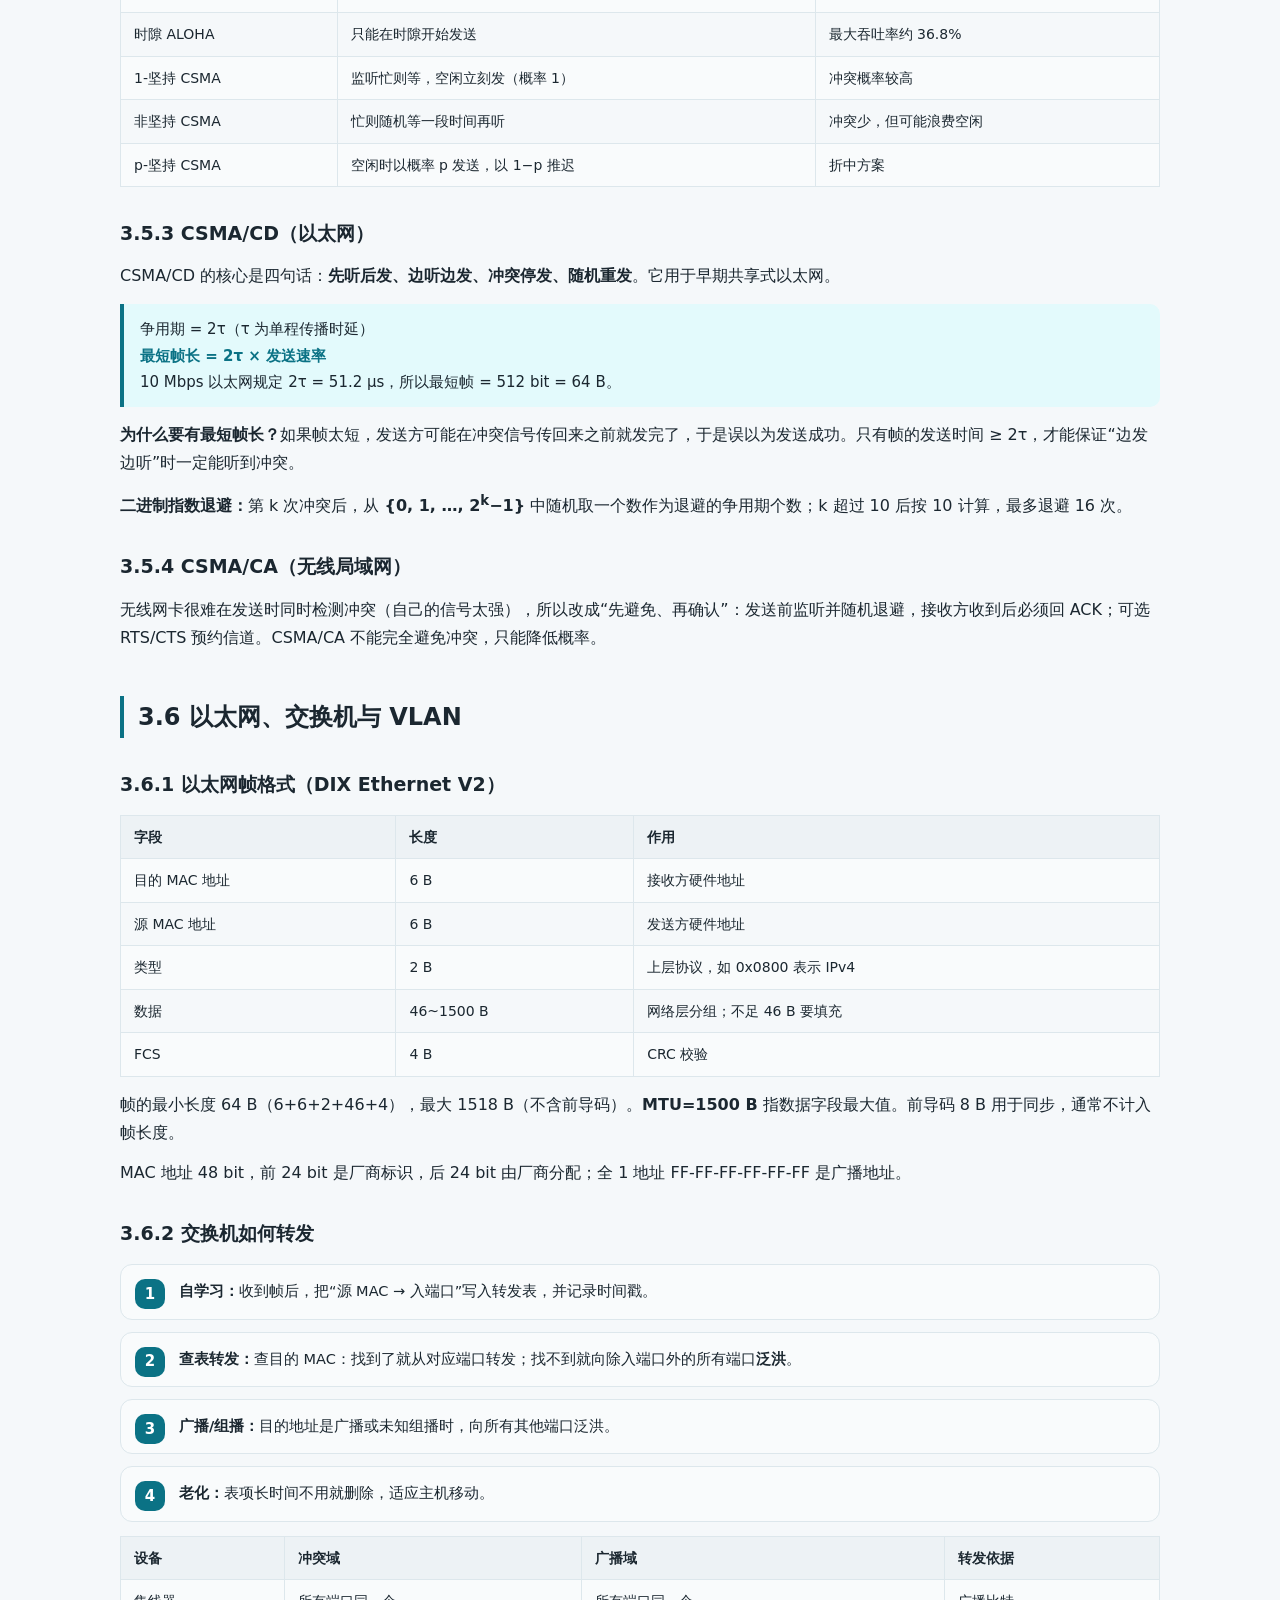
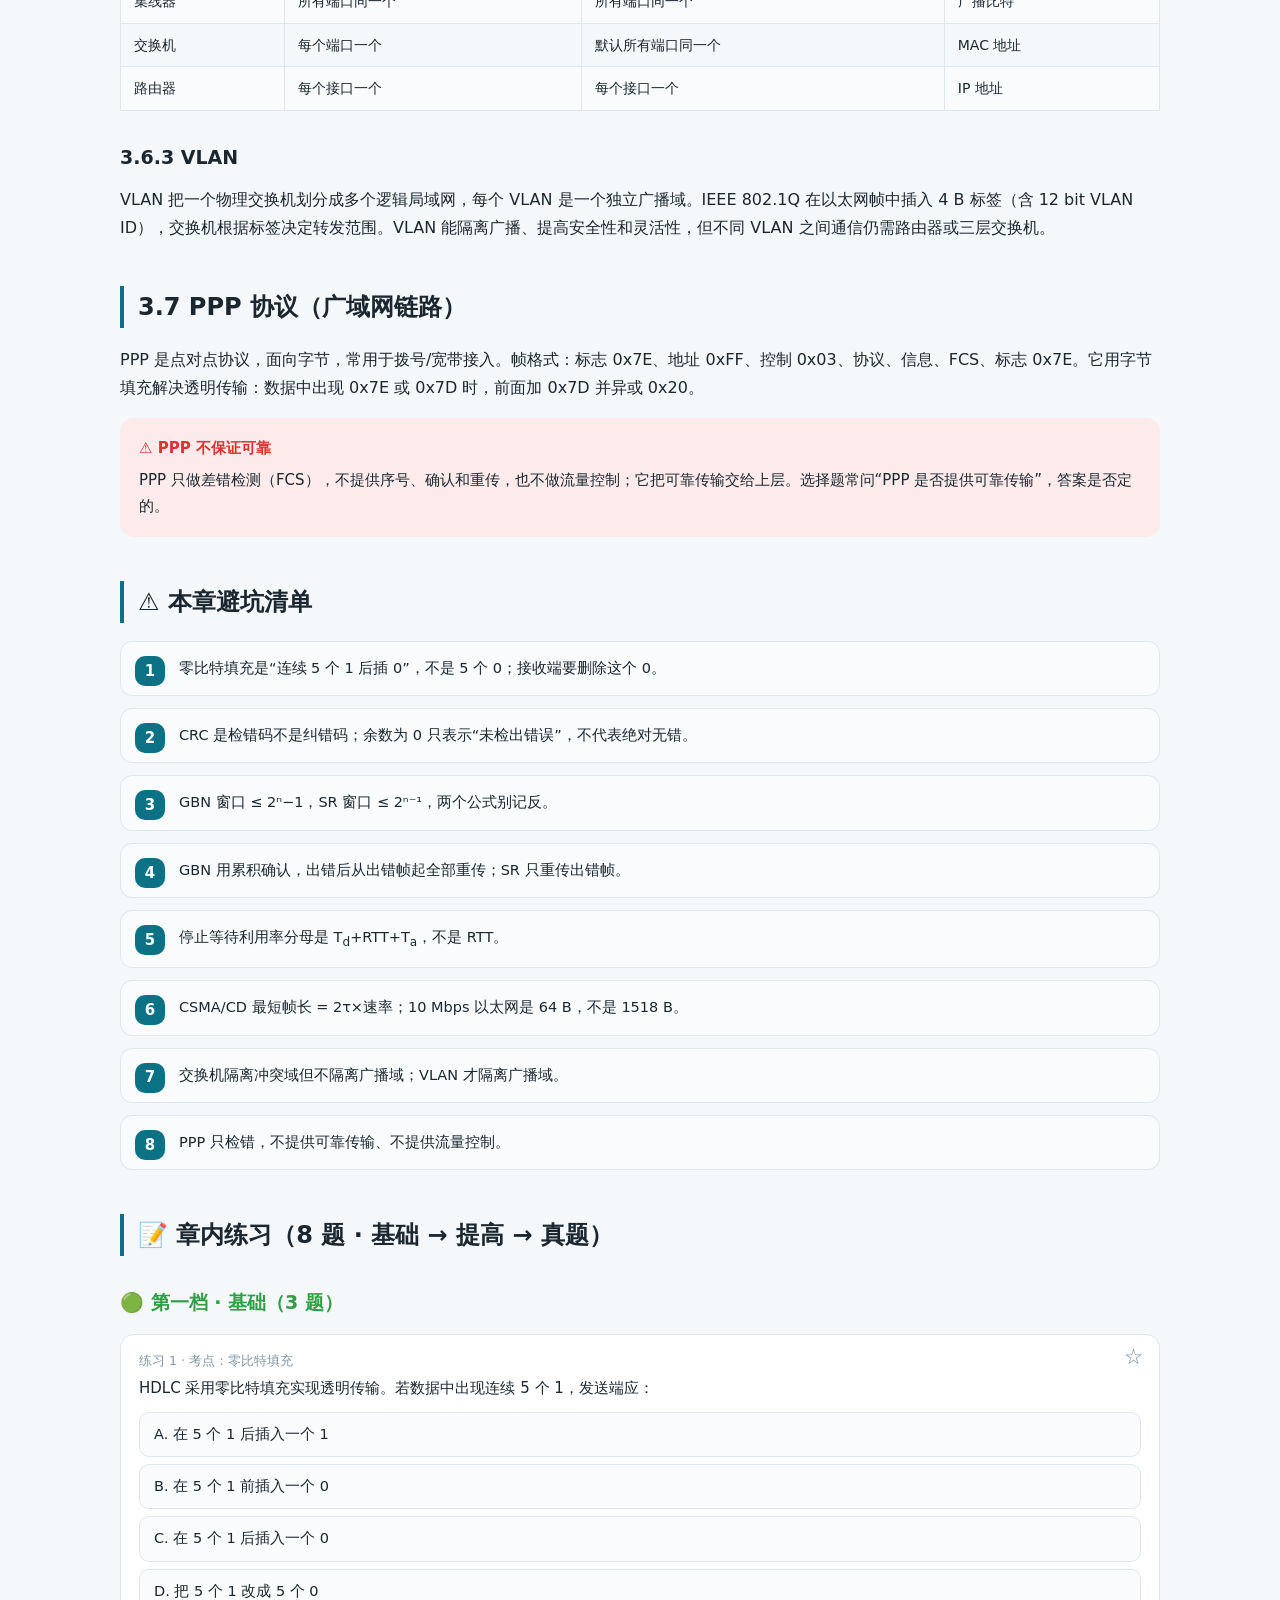
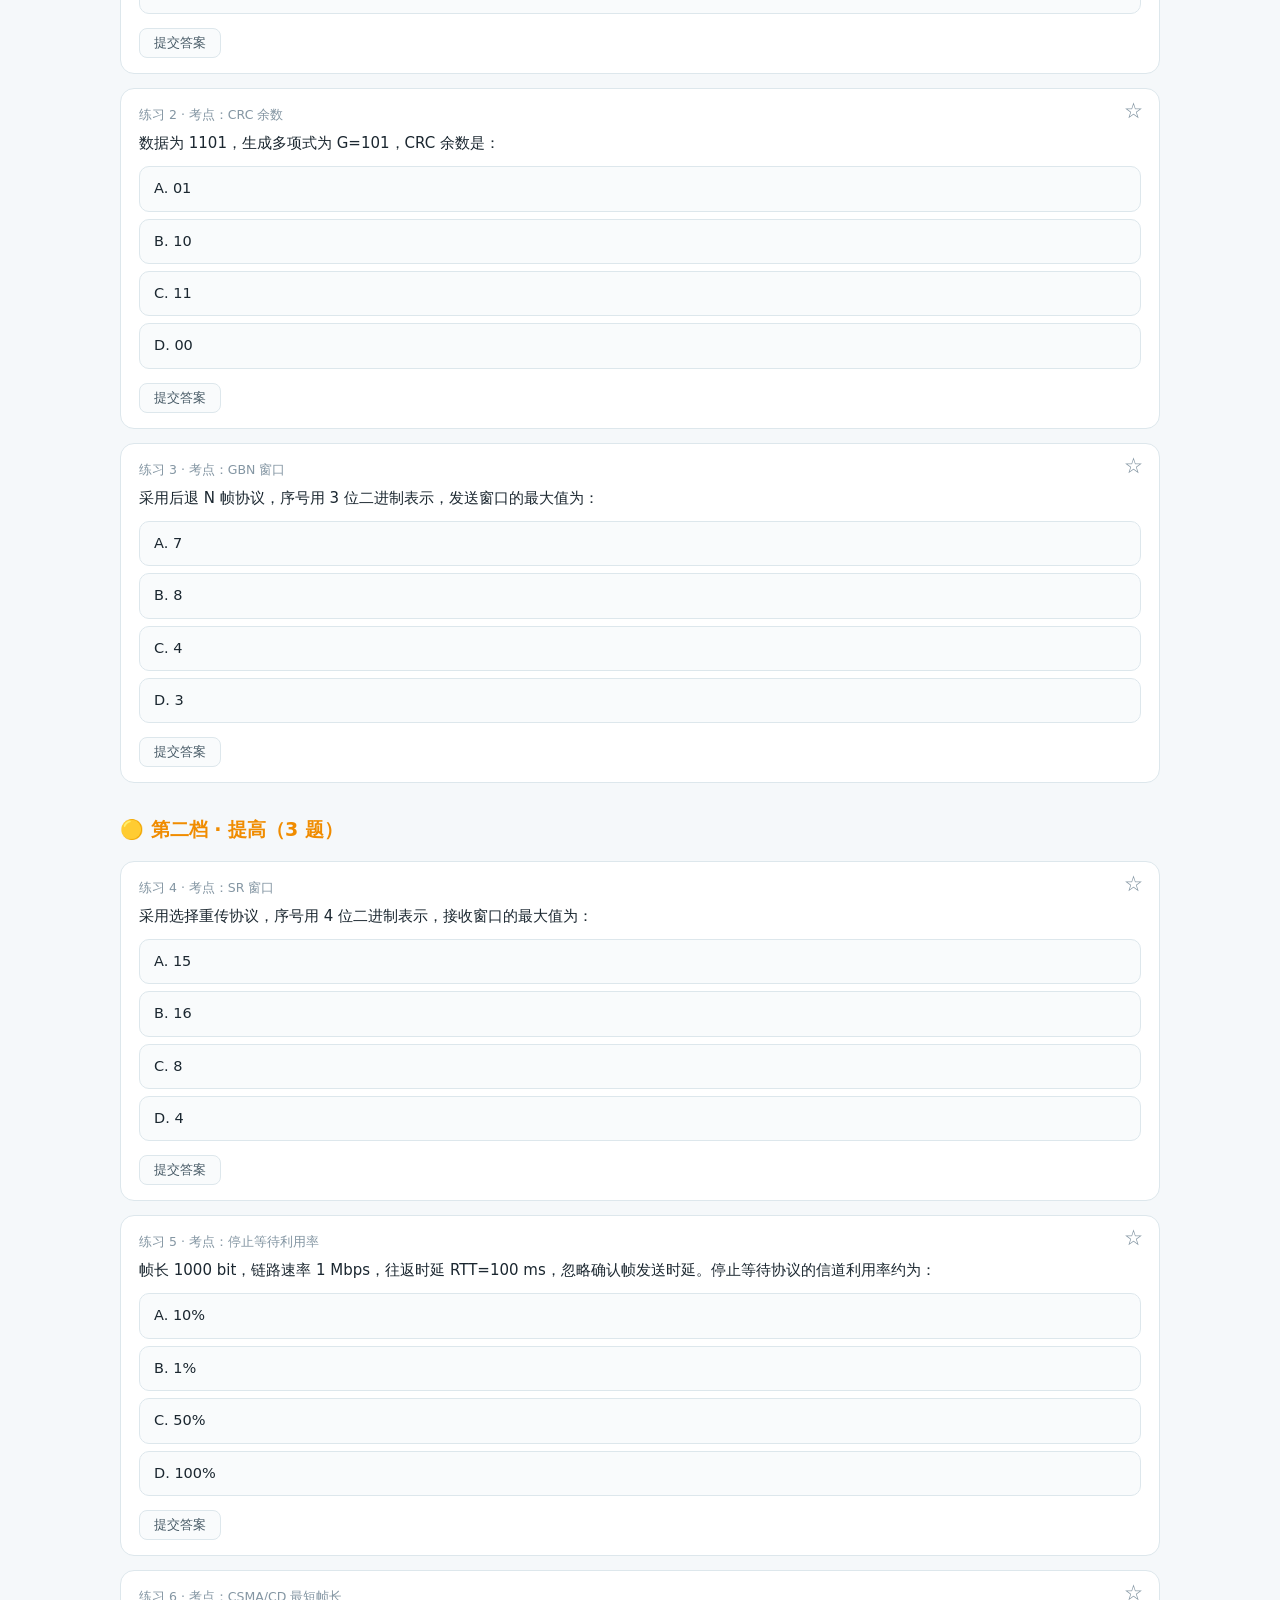
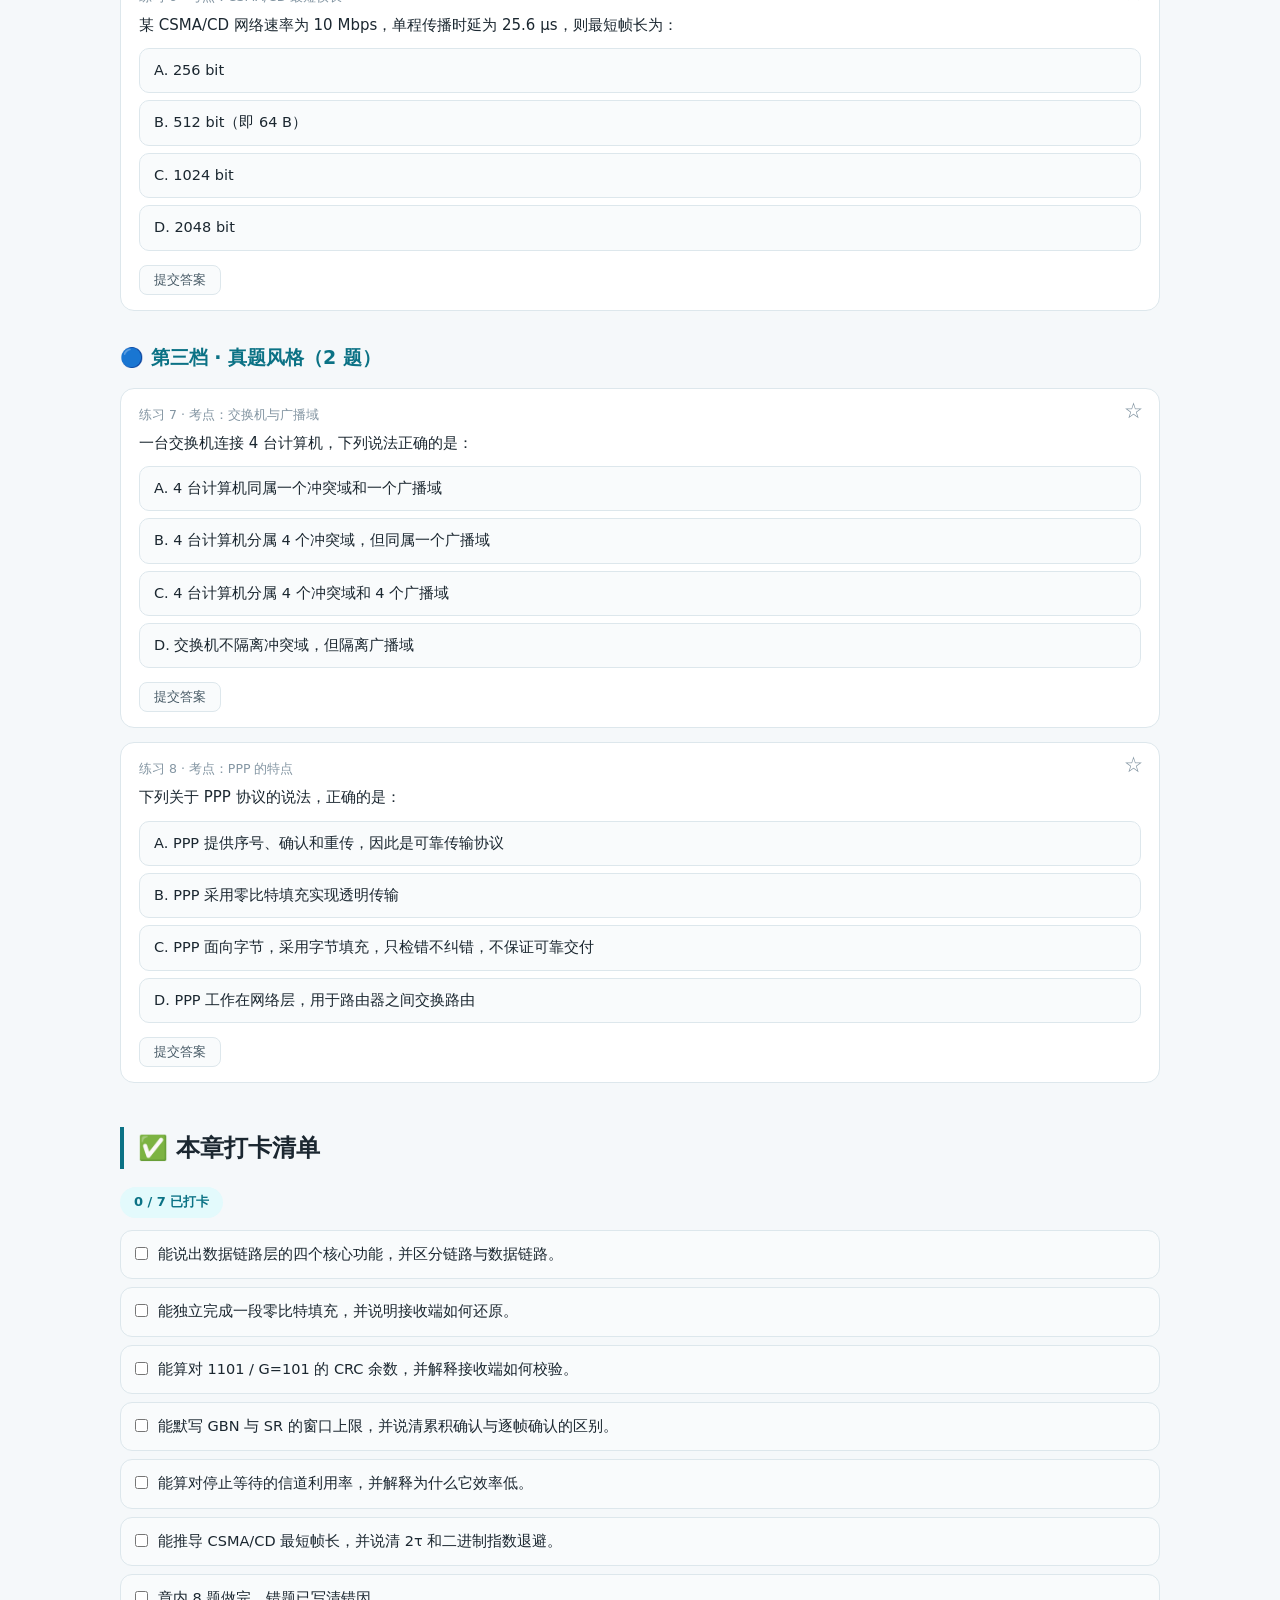
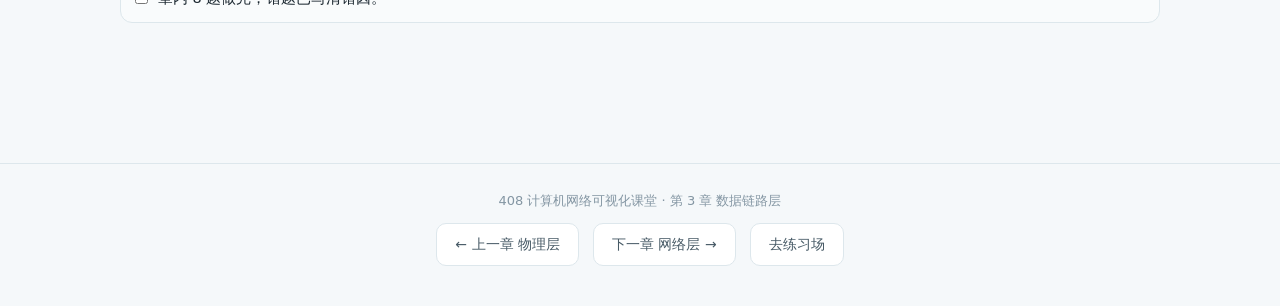
<file: ch03.html>
<!DOCTYPE html>
<html lang="zh-CN" data-theme="light">
<head>
<meta charset="UTF-8">
<meta name="viewport" content="width=device-width, initial-scale=1.0">
<title>第 3 章 数据链路层 · 408 计算机网络可视化课堂</title>
<link rel="stylesheet" href="assets/style.css?v=1">
</head>
<body>
<nav class="topbar"><div class="topbar-inner">
  <a class="logo" href="index.html"><span class="dot"></span>408 计算机网络可视化课堂</a>
  <div class="nav-links">
    <a href="index.html">总览</a><a href="ch01.html">体系结构</a><a href="ch02.html">物理层</a><a href="ch03.html">数据链路层</a><a href="ch04.html">网络层</a><a href="ch05.html">传输层</a><a href="ch06.html">应用层</a><a href="practice.html">练习场</a><a href="method.html">备考方法论</a><a href="resources.html">资源导航</a>
  </div>
  <button class="theme-btn" title="切换明暗主题">🌙</button>
</div></nav>

<div class="wrap">
  <div class="hero">
    <h1>第 3 章 · 数据链路层</h1>
    <p>这一层管“相邻两个结点之间怎么可靠地传一帧”：怎么定界、怎么检错、丢了怎么重传、多台主机抢一根线怎么办。408 的计算题和概念题都很密集。</p>
    <p class="tagline">预计学习 4~5 小时 · 1 个交互实验室 · 8 题练习 · 打卡 7 项</p>
  </div>

  <div class="toc"><span class="toc-label">本页导航</span><a href="#goal">学习目标</a><a href="#s1">功能与帧</a><a href="#s2">透明传输</a><a href="#s3">差错控制</a><a href="#s4">流量控制</a><a href="#s5">介质访问控制</a><a href="#s6">以太网与交换机</a><a href="#s7">PPP</a><a href="#pit">避坑清单</a><a href="#quiz">章内练习</a><a href="#ck">打卡</a></div>

  <div class="callout exam" id="goal"><div class="co-title">🎯 学习目标（学完你应该能）</div>
  ① 说出数据链路层的四个核心功能，区分“链路”和“数据链路”；<br>
  ② 会用字符填充、零比特填充实现透明传输；<br>
  ③ 会做 CRC 模 2 除法，判断接收帧是否出错；<br>
  ④ 区分停止等待、GBN、SR 的窗口大小、确认方式和重传范围；<br>
  ⑤ 算对停止等待/滑动窗口的信道利用率，算对 CSMA/CD 的最短帧长；<br>
  ⑥ 说清以太网帧格式、交换机自学习过程、冲突域与广播域。</div>

  <h2 class="sec" id="s1">3.1 数据链路层到底在做什么</h2>
  <div class="callout life"><div class="co-title">📦 生活类比</div>
  网络层说“把这箱货送到上海”，数据链路层负责<b>把货装上这一段的卡车、封好箱、贴好封条、确认这一站收到了</b>。它只管“相邻两站之间”这一跳，不负责全程。</div>
  <p><b>链路</b>是一条无源的点到点物理线路；<b>数据链路</b>是在链路上加上实现通信协议的软件和硬件。数据链路层的主要功能：</p>
  <div class="steps">
    <div class="step"><b>封装成帧：</b>在数据前后加首部和尾部，形成帧，让接收端知道“从哪里开始、到哪里结束”。</div>
    <div class="step"><b>透明传输：</b>数据里出现和帧定界符一样的比特组合时，要能转义，保证任何数据都能原样传输。</div>
    <div class="step"><b>差错控制：</b>用 CRC 等校验发现比特错误；发现不了或需要恢复时，交给上层重传。</div>
    <div class="step"><b>流量控制：</b>防止发送方发得太快，把接收方缓存撑爆。</div>
    <div class="step"><b>介质访问控制：</b>多台主机共享同一广播信道时，决定“谁先发”。</div>
  </div>

  <h2 class="sec" id="s2">3.2 封装成帧与透明传输</h2>
  <h3 class="sub">3.2.1 四种帧定界方法</h3>
  <table class="tbl">
    <tr><th>方法</th><th>做法</th><th>缺点 / 考点</th></tr>
    <tr><td>字符计数法</td><td>帧头用一个计数字段标明帧长</td><td>计数字段出错会导致后续帧全部错位</td></tr>
    <tr><td>字符填充法</td><td>用特殊字符定界，数据中出现定界符/转义符时加转义字符</td><td>面向字节，适合文本；PPP 使用</td></tr>
    <tr><td>零比特填充法</td><td>帧界为 01111110；数据中每出现 5 个连续 1 就插入一个 0</td><td>面向比特，HDLC 使用；408 高频</td></tr>
    <tr><td>违规编码法</td><td>用介质编码中不会出现的码元组合做帧界</td><td>物理层编码相关，如曼彻斯特编码</td></tr>
  </table>

  <h3 class="sub">3.2.2 零比特填充：5 个 1 插 0</h3>
  <p>HDLC 用 <code class="inline">01111110</code> 作为帧的起始和结束标志。为了避免数据里出现同样的 8 位组合，发送端在数据中每遇到<b>连续 5 个 1</b> 就插入一个 0；接收端每遇到连续 5 个 1，就把后面的 0 删掉。</p>
  <pre class="code">原始数据：  1 1 1 1 1 1 0 0 1 1 1 1 1 1
填充后：    1 1 1 1 1 0 1 0 0 1 1 1 1 1 0 1
                    ↑ 插 0          ↑ 插 0
接收端看到 5 个连续 1 后的 0 就删除，恢复原数据。</pre>
  <div class="callout exam"><div class="co-title">📌 408 考法</div>
  给一段比特流问“填充后有多少位/是什么”，或问“接收端如何还原”。记住：<b>只在连续 5 个 1 后插 0，不是 5 个 0</b>。</div>

  <h2 class="sec" id="s3">3.3 差错控制：奇偶校验、CRC、海明码</h2>

  <h3 class="sub">3.3.1 奇偶校验</h3>
  <p>在数据后加 1 位校验位，使整个码字中 1 的个数为奇数（奇校验）或偶数（偶校验）。它能发现<b>奇数个</b>比特错误，但发现不了偶数个错误，也不能纠错。</p>

  <h3 class="sub">3.3.2 CRC 循环冗余校验</h3>
  <p>发送端和接收端约定一个生成多项式 G(x)，对应一个二进制除数。发送端在数据后补“G 的位数−1”个 0，做<b>模 2 除法</b>，把余数作为 FCS 附在数据后面。接收端用同一个 G 去除，余数为 0 就认为无差错。</p>
  <div class="formula">
    数据 D，生成多项式 G（r+1 位）→ 补 r 个 0 → D·2<sup>r</sup> ÷ G（模 2）→ 余数 R（r 位）<br>
    <b>发送帧 = D + R</b>；接收端 (D+R) ÷ G 的余数为 0。
  </div>
  <p><b>例：</b>数据 1101，G = 101（r=2）。补 00 得 110100，模 2 除以 101，余数为 10，所以发送 110110。</p>
  <div class="callout warn"><div class="co-title">⚠️ CRC 不是纠错码</div>
  CRC 只能<b>检错</b>，不能定位和纠正错误；发现错误后通常丢弃该帧，由上层重传。它能检出所有单比特、双比特错误和奇数个错误，但存在极小的漏检概率。</div>

  <div class="demo" id="lab-crc">
    <div class="demo-title">🔬 实验室：CRC 计算器</div>
    <div class="demo-desc">输入数据比特和生成多项式（二进制），自动做模 2 除法，给出余数和最终发送帧。默认就是上面的例子。</div>
    <div class="lab-grid">
      <label class="lab-field"><span>数据比特</span><input id="crc-data" type="text" value="1101"></label>
      <label class="lab-field"><span>生成多项式 G</span><input id="crc-gen" type="text" value="101"></label>
    </div>
    <div class="demo-ctrl"><button id="crc-calc">计算 CRC</button></div>
    <div class="demo-note" id="crc-msg"></div>
    <div id="crc-out"></div>
  </div>

  <h3 class="sub">3.3.3 海明码（纠错码，了解）</h3>
  <p>海明码通过增加 r 个校验位，使校验位能定位 1 位错误。若数据位 k 位，校验位 r 位，需要满足 <b>2<sup>r</sup> ≥ k + r + 1</b>。校验位放在 2<sup>i</sup> 的位置（1、2、4、8…），每个校验位负责一组数据位。408 偶尔考“需要几位校验位”，记住不等式即可。</p>

  <h2 class="sec" id="s4">3.4 流量控制与可靠传输</h2>
  <div class="callout life"><div class="co-title">🚰 生活类比</div>
  发送方像往杯子里倒水，接收方像杯子。流量控制就是“杯子快满了就喊停”；可靠传输就是“没收到就说没收到，重发”。</div>

  <h3 class="sub">3.4.1 停止等待协议（Stop-and-Wait）</h3>
  <p>每发一帧就停下来，等对方确认（ACK）后再发下一帧。若超时没收到 ACK，就重传。它简单，但信道利用率低：</p>
  <div class="formula">
    <b>U = T<sub>d</sub> ÷ (T<sub>d</sub> + RTT + T<sub>a</sub>)</b><br>
    T<sub>d</sub> = 帧发送时延 = L/C；T<sub>a</sub> = 确认帧发送时延（常忽略）。
  </div>
  <p><b>例：</b>帧长 1000 bit，速率 1 Mbps，RTT=100 ms，忽略确认帧。T<sub>d</sub>=1 ms，U=1/(1+100)≈0.99%。也就是说，链路 99% 的时间在等确认。</p>

  <h3 class="sub">3.4.2 后退 N 帧协议（GBN）</h3>
  <p>发送方可以连续发多帧，接收方只按序接收，用<b>累积确认</b>：确认第 n 帧表示前 n 帧都收到了。若第 n 帧出错，发送方从第 n 帧开始<b>全部重传</b>。</p>
  <div class="formula">
    序号位数 n → 窗口最大值 <b>W ≤ 2<sup>n</sup> − 1</b><br>
    例：n=3，W 最大 7；n=4，W 最大 15。
  </div>

  <h3 class="sub">3.4.3 选择重传协议（SR）</h3>
  <p>接收方可以缓存乱序到达的帧，只重传出错的那一帧。发送方每帧单独计时、单独确认。</p>
  <div class="formula">
    序号位数 n → 窗口最大值 <b>W ≤ 2<sup>n−1</sup></b><br>
    例：n=3，W 最大 4；n=4，W 最大 8。
  </div>
  <table class="tbl">
    <tr><th>协议</th><th>窗口</th><th>确认方式</th><th>重传范围</th><th>接收缓存</th></tr>
    <tr><td>停止等待</td><td>1</td><td>逐帧确认</td><td>当前帧</td><td>不需要</td></tr>
    <tr><td>GBN</td><td>≤ 2<sup>n</sup>−1</td><td>累积确认</td><td>从出错帧起全部重传</td><td>不需要（按序交付）</td></tr>
    <tr><td>SR</td><td>≤ 2<sup>n−1</sup></td><td>逐帧确认</td><td>只重传出错帧</td><td>需要缓存乱序帧</td></tr>
  </table>
  <div class="callout exam"><div class="co-title">📌 滑动窗口下的信道利用率</div>
  若窗口为 W，忽略确认帧：<b>U = min(1, W·T<sub>d</sub> / (T<sub>d</sub> + RTT))</b>。当 W 大到能“填满”一个 RTT 的链路时，利用率达到 100%。</div>

  <h2 class="sec" id="s5">3.5 介质访问控制：一根线怎么分给多个人</h2>
  <h3 class="sub">3.5.1 信道划分</h3>
  <p>FDMA 按频率分、TDMA 按时隙分、CDMA 按码片分。它们都属于“预先分配、不会冲突”，适合连续、稳定的业务；但对突发数据不够灵活。</p>

  <h3 class="sub">3.5.2 随机访问：ALOHA 与 CSMA</h3>
  <table class="tbl">
    <tr><th>协议</th><th>做法</th><th>效率 / 特点</th></tr>
    <tr><td>纯 ALOHA</td><td>想发就发，冲突后随机重发</td><td>最大吞吐率约 18.4%</td></tr>
    <tr><td>时隙 ALOHA</td><td>只能在时隙开始发送</td><td>最大吞吐率约 36.8%</td></tr>
    <tr><td>1-坚持 CSMA</td><td>监听忙则等，空闲立刻发（概率 1）</td><td>冲突概率较高</td></tr>
    <tr><td>非坚持 CSMA</td><td>忙则随机等一段时间再听</td><td>冲突少，但可能浪费空闲</td></tr>
    <tr><td>p-坚持 CSMA</td><td>空闲时以概率 p 发送，以 1−p 推迟</td><td>折中方案</td></tr>
  </table>

  <h3 class="sub">3.5.3 CSMA/CD（以太网）</h3>
  <p>CSMA/CD 的核心是四句话：<b>先听后发、边听边发、冲突停发、随机重发</b>。它用于早期共享式以太网。</p>
  <div class="formula">
    争用期 = 2τ（τ 为单程传播时延）<br>
    <b>最短帧长 = 2τ × 发送速率</b><br>
    10 Mbps 以太网规定 2τ = 51.2 μs，所以最短帧 = 512 bit = 64 B。
  </div>
  <p><b>为什么要有最短帧长？</b>如果帧太短，发送方可能在冲突信号传回来之前就发完了，于是误以为发送成功。只有帧的发送时间 ≥ 2τ，才能保证“边发边听”时一定能听到冲突。</p>
  <p><b>二进制指数退避：</b>第 k 次冲突后，从 <b>{0, 1, …, 2<sup>k</sup>−1}</b> 中随机取一个数作为退避的争用期个数；k 超过 10 后按 10 计算，最多退避 16 次。</p>

  <h3 class="sub">3.5.4 CSMA/CA（无线局域网）</h3>
  <p>无线网卡很难在发送时同时检测冲突（自己的信号太强），所以改成“先避免、再确认”：发送前监听并随机退避，接收方收到后必须回 ACK；可选 RTS/CTS 预约信道。CSMA/CA 不能完全避免冲突，只能降低概率。</p>

  <h2 class="sec" id="s6">3.6 以太网、交换机与 VLAN</h2>

  <h3 class="sub">3.6.1 以太网帧格式（DIX Ethernet V2）</h3>
  <table class="tbl">
    <tr><th>字段</th><th>长度</th><th>作用</th></tr>
    <tr><td>目的 MAC 地址</td><td>6 B</td><td>接收方硬件地址</td></tr>
    <tr><td>源 MAC 地址</td><td>6 B</td><td>发送方硬件地址</td></tr>
    <tr><td>类型</td><td>2 B</td><td>上层协议，如 0x0800 表示 IPv4</td></tr>
    <tr><td>数据</td><td>46~1500 B</td><td>网络层分组；不足 46 B 要填充</td></tr>
    <tr><td>FCS</td><td>4 B</td><td>CRC 校验</td></tr>
  </table>
  <p>帧的最小长度 64 B（6+6+2+46+4），最大 1518 B（不含前导码）。<b>MTU=1500 B</b> 指数据字段最大值。前导码 8 B 用于同步，通常不计入帧长度。</p>
  <p>MAC 地址 48 bit，前 24 bit 是厂商标识，后 24 bit 由厂商分配；全 1 地址 FF-FF-FF-FF-FF-FF 是广播地址。</p>

  <h3 class="sub">3.6.2 交换机如何转发</h3>
  <div class="steps">
    <div class="step"><b>自学习：</b>收到帧后，把“源 MAC → 入端口”写入转发表，并记录时间戳。</div>
    <div class="step"><b>查表转发：</b>查目的 MAC：找到了就从对应端口转发；找不到就向除入端口外的所有端口<b>泛洪</b>。</div>
    <div class="step"><b>广播/组播：</b>目的地址是广播或未知组播时，向所有其他端口泛洪。</div>
    <div class="step"><b>老化：</b>表项长时间不用就删除，适应主机移动。</div>
  </div>
  <table class="tbl">
    <tr><th>设备</th><th>冲突域</th><th>广播域</th><th>转发依据</th></tr>
    <tr><td>集线器</td><td>所有端口同一个</td><td>所有端口同一个</td><td>广播比特</td></tr>
    <tr><td>交换机</td><td>每个端口一个</td><td>默认所有端口同一个</td><td>MAC 地址</td></tr>
    <tr><td>路由器</td><td>每个接口一个</td><td>每个接口一个</td><td>IP 地址</td></tr>
  </table>

  <h3 class="sub">3.6.3 VLAN</h3>
  <p>VLAN 把一个物理交换机划分成多个逻辑局域网，每个 VLAN 是一个独立广播域。IEEE 802.1Q 在以太网帧中插入 4 B 标签（含 12 bit VLAN ID），交换机根据标签决定转发范围。VLAN 能隔离广播、提高安全性和灵活性，但不同 VLAN 之间通信仍需路由器或三层交换机。</p>

  <h2 class="sec" id="s7">3.7 PPP 协议（广域网链路）</h2>
  <p>PPP 是点对点协议，面向字节，常用于拨号/宽带接入。帧格式：标志 0x7E、地址 0xFF、控制 0x03、协议、信息、FCS、标志 0x7E。它用字节填充解决透明传输：数据中出现 0x7E 或 0x7D 时，前面加 0x7D 并异或 0x20。</p>
  <div class="callout warn"><div class="co-title">⚠️ PPP 不保证可靠</div>
  PPP 只做差错检测（FCS），不提供序号、确认和重传，也不做流量控制；它把可靠传输交给上层。选择题常问“PPP 是否提供可靠传输”，答案是否定的。</div>

  <h2 class="sec" id="pit">⚠️ 本章避坑清单</h2>
  <div class="steps">
    <div class="step">零比特填充是“连续 5 个 1 后插 0”，不是 5 个 0；接收端要删除这个 0。</div>
    <div class="step">CRC 是检错码不是纠错码；余数为 0 只表示“未检出错误”，不代表绝对无错。</div>
    <div class="step">GBN 窗口 ≤ 2ⁿ−1，SR 窗口 ≤ 2ⁿ⁻¹，两个公式别记反。</div>
    <div class="step">GBN 用累积确认，出错后从出错帧起全部重传；SR 只重传出错帧。</div>
    <div class="step">停止等待利用率分母是 T<sub>d</sub>+RTT+T<sub>a</sub>，不是 RTT。</div>
    <div class="step">CSMA/CD 最短帧长 = 2τ×速率；10 Mbps 以太网是 64 B，不是 1518 B。</div>
    <div class="step">交换机隔离冲突域但不隔离广播域；VLAN 才隔离广播域。</div>
    <div class="step">PPP 只检错，不提供可靠传输、不提供流量控制。</div>
  </div>

  <h2 class="sec" id="quiz">📝 章内练习（8 题 · 基础 → 提高 → 真题）</h2>
  <h3 class="sub" style="color:var(--green)">🟢 第一档 · 基础（3 题）</h3>

  <div class="quiz" data-answer="C" data-diff="basic">
    <div class="q-head"><div class="q-tag">练习 1 · 考点：零比特填充</div>
    HDLC 采用零比特填充实现透明传输。若数据中出现连续 5 个 1，发送端应：</div>
    <div class="opts">
      <div class="opt" data-opt="A">A. 在 5 个 1 后插入一个 1</div>
      <div class="opt" data-opt="B">B. 在 5 个 1 前插入一个 0</div>
      <div class="opt" data-opt="C">C. 在 5 个 1 后插入一个 0</div>
      <div class="opt" data-opt="D">D. 把 5 个 1 改成 5 个 0</div>
    </div>
    <div class="q-foot"><button class="btn-ans">提交答案</button><span class="q-res"></span></div>
    <div class="q-exp"><b>答案：C。</b>发送端每遇到连续 5 个 1 就插入一个 0，避免数据中出现与帧界 01111110 相同的组合；接收端看到 5 个连续 1 后的 0 就删除。</div>
  </div>

  <div class="quiz" data-answer="B" data-diff="basic">
    <div class="q-head"><div class="q-tag">练习 2 · 考点：CRC 余数</div>
    数据为 1101，生成多项式为 G=101，CRC 余数是：</div>
    <div class="opts">
      <div class="opt" data-opt="A">A. 01</div>
      <div class="opt" data-opt="B">B. 10</div>
      <div class="opt" data-opt="C">C. 11</div>
      <div class="opt" data-opt="D">D. 00</div>
    </div>
    <div class="q-foot"><button class="btn-ans">提交答案</button><span class="q-res"></span></div>
    <div class="q-exp"><b>答案：B。</b>数据后补 2 个 0 得 110100，模 2 除以 101，余数为 10，所以发送帧是 110110。可用上方 CRC 实验室验证。</div>
  </div>

  <div class="quiz" data-answer="A" data-diff="basic">
    <div class="q-head"><div class="q-tag">练习 3 · 考点：GBN 窗口</div>
    采用后退 N 帧协议，序号用 3 位二进制表示，发送窗口的最大值为：</div>
    <div class="opts">
      <div class="opt" data-opt="A">A. 7</div>
      <div class="opt" data-opt="B">B. 8</div>
      <div class="opt" data-opt="C">C. 4</div>
      <div class="opt" data-opt="D">D. 3</div>
    </div>
    <div class="q-foot"><button class="btn-ans">提交答案</button><span class="q-res"></span></div>
    <div class="q-exp"><b>答案：A。</b>GBN 发送窗口 W ≤ 2ⁿ−1 = 2³−1 = 7。若取 8，接收方无法区分“新帧”和“重传帧”，会出现二义性。</div>
  </div>

  <h3 class="sub" style="color:var(--accent)">🟡 第二档 · 提高（3 题）</h3>

  <div class="quiz" data-answer="C" data-diff="mid">
    <div class="q-head"><div class="q-tag">练习 4 · 考点：SR 窗口</div>
    采用选择重传协议，序号用 4 位二进制表示，接收窗口的最大值为：</div>
    <div class="opts">
      <div class="opt" data-opt="A">A. 15</div>
      <div class="opt" data-opt="B">B. 16</div>
      <div class="opt" data-opt="C">C. 8</div>
      <div class="opt" data-opt="D">D. 4</div>
    </div>
    <div class="q-foot"><button class="btn-ans">提交答案</button><span class="q-res"></span></div>
    <div class="q-exp"><b>答案：C。</b>SR 窗口 W ≤ 2ⁿ⁻¹ = 2⁴⁻¹ = 8。SR 需要缓存乱序帧，窗口不能超过序号空间的一半。</div>
  </div>

  <div class="quiz" data-answer="B" data-diff="mid">
    <div class="q-head"><div class="q-tag">练习 5 · 考点：停止等待利用率</div>
    帧长 1000 bit，链路速率 1 Mbps，往返时延 RTT=100 ms，忽略确认帧发送时延。停止等待协议的信道利用率约为：</div>
    <div class="opts">
      <div class="opt" data-opt="A">A. 10%</div>
      <div class="opt" data-opt="B">B. 1%</div>
      <div class="opt" data-opt="C">C. 50%</div>
      <div class="opt" data-opt="D">D. 100%</div>
    </div>
    <div class="q-foot"><button class="btn-ans">提交答案</button><span class="q-res"></span></div>
    <div class="q-exp"><b>答案：B。</b>T<sub>d</sub>=1000/10⁶=1 ms；U=1/(1+100)=1/101≈0.99%，约 1%。</div>
  </div>

  <div class="quiz" data-answer="B" data-diff="mid">
    <div class="q-head"><div class="q-tag">练习 6 · 考点：CSMA/CD 最短帧长</div>
    某 CSMA/CD 网络速率为 10 Mbps，单程传播时延为 25.6 μs，则最短帧长为：</div>
    <div class="opts">
      <div class="opt" data-opt="A">A. 256 bit</div>
      <div class="opt" data-opt="B">B. 512 bit（即 64 B）</div>
      <div class="opt" data-opt="C">C. 1024 bit</div>
      <div class="opt" data-opt="D">D. 2048 bit</div>
    </div>
    <div class="q-foot"><button class="btn-ans">提交答案</button><span class="q-res"></span></div>
    <div class="q-exp"><b>答案：B。</b>最短帧长 = 2τ×R = 2×25.6 μs×10 Mbps = 51.2 μs×10⁷ b/s = 512 bit = 64 B。这正是 10 Mbps 以太网的标准值。</div>
  </div>

  <h3 class="sub" style="color:var(--brand)">🔵 第三档 · 真题风格（2 题）</h3>

  <div class="quiz" data-answer="B" data-diff="real">
    <div class="q-head"><div class="q-tag">练习 7 · 考点：交换机与广播域</div>
    一台交换机连接 4 台计算机，下列说法正确的是：</div>
    <div class="opts">
      <div class="opt" data-opt="A">A. 4 台计算机同属一个冲突域和一个广播域</div>
      <div class="opt" data-opt="B">B. 4 台计算机分属 4 个冲突域，但同属一个广播域</div>
      <div class="opt" data-opt="C">C. 4 台计算机分属 4 个冲突域和 4 个广播域</div>
      <div class="opt" data-opt="D">D. 交换机不隔离冲突域，但隔离广播域</div>
    </div>
    <div class="q-foot"><button class="btn-ans">提交答案</button><span class="q-res"></span></div>
    <div class="q-exp"><b>答案：B。</b>交换机每个端口是一个独立的冲突域，所以 4 个端口有 4 个冲突域；但广播帧会泛洪到所有端口，默认仍是一个广播域。要隔离广播域需要划分 VLAN 或使用路由器。</div>
  </div>

  <div class="quiz" data-answer="C" data-diff="real">
    <div class="q-head"><div class="q-tag">练习 8 · 考点：PPP 的特点</div>
    下列关于 PPP 协议的说法，正确的是：</div>
    <div class="opts">
      <div class="opt" data-opt="A">A. PPP 提供序号、确认和重传，因此是可靠传输协议</div>
      <div class="opt" data-opt="B">B. PPP 采用零比特填充实现透明传输</div>
      <div class="opt" data-opt="C">C. PPP 面向字节，采用字节填充，只检错不纠错，不保证可靠交付</div>
      <div class="opt" data-opt="D">D. PPP 工作在网络层，用于路由器之间交换路由</div>
    </div>
    <div class="q-foot"><button class="btn-ans">提交答案</button><span class="q-res"></span></div>
    <div class="q-exp"><b>答案：C。</b>PPP 是数据链路层协议，面向字节，用 0x7D 做字节填充；它有 FCS 检错，但没有序号、确认、重传和流量控制，不保证可靠交付。零比特填充是 HDLC 的做法。</div>
  </div>

  <h2 class="sec" id="ck">✅ 本章打卡清单</h2>
  <div data-ck-scope>
    <p><span class="progress-pill">0 / 7 已打卡</span></p>
    <div class="checklist">
      <label class="check-item" data-ck="ch03-1"><input type="checkbox"><span>能说出数据链路层的四个核心功能，并区分链路与数据链路。</span></label>
      <label class="check-item" data-ck="ch03-2"><input type="checkbox"><span>能独立完成一段零比特填充，并说明接收端如何还原。</span></label>
      <label class="check-item" data-ck="ch03-3"><input type="checkbox"><span>能算对 1101 / G=101 的 CRC 余数，并解释接收端如何校验。</span></label>
      <label class="check-item" data-ck="ch03-4"><input type="checkbox"><span>能默写 GBN 与 SR 的窗口上限，并说清累积确认与逐帧确认的区别。</span></label>
      <label class="check-item" data-ck="ch03-5"><input type="checkbox"><span>能算对停止等待的信道利用率，并解释为什么它效率低。</span></label>
      <label class="check-item" data-ck="ch03-6"><input type="checkbox"><span>能推导 CSMA/CD 最短帧长，并说清 2τ 和二进制指数退避。</span></label>
      <label class="check-item" data-ck="ch03-7"><input type="checkbox"><span>章内 8 题做完，错题已写清错因。</span></label>
    </div>
  </div>
</div>

<footer>
  408 计算机网络可视化课堂 · 第 3 章 数据链路层<br>
  <div class="pagers">
    <a href="ch02.html">← 上一章 物理层</a><a href="ch04.html">下一章 网络层 →</a><a href="practice.html">去练习场</a>
  </div>
</footer>
<script src="assets/app.js?v=2"></script>
<script src="assets/labs.js?v=1"></script>
</body>
</html>
</file>
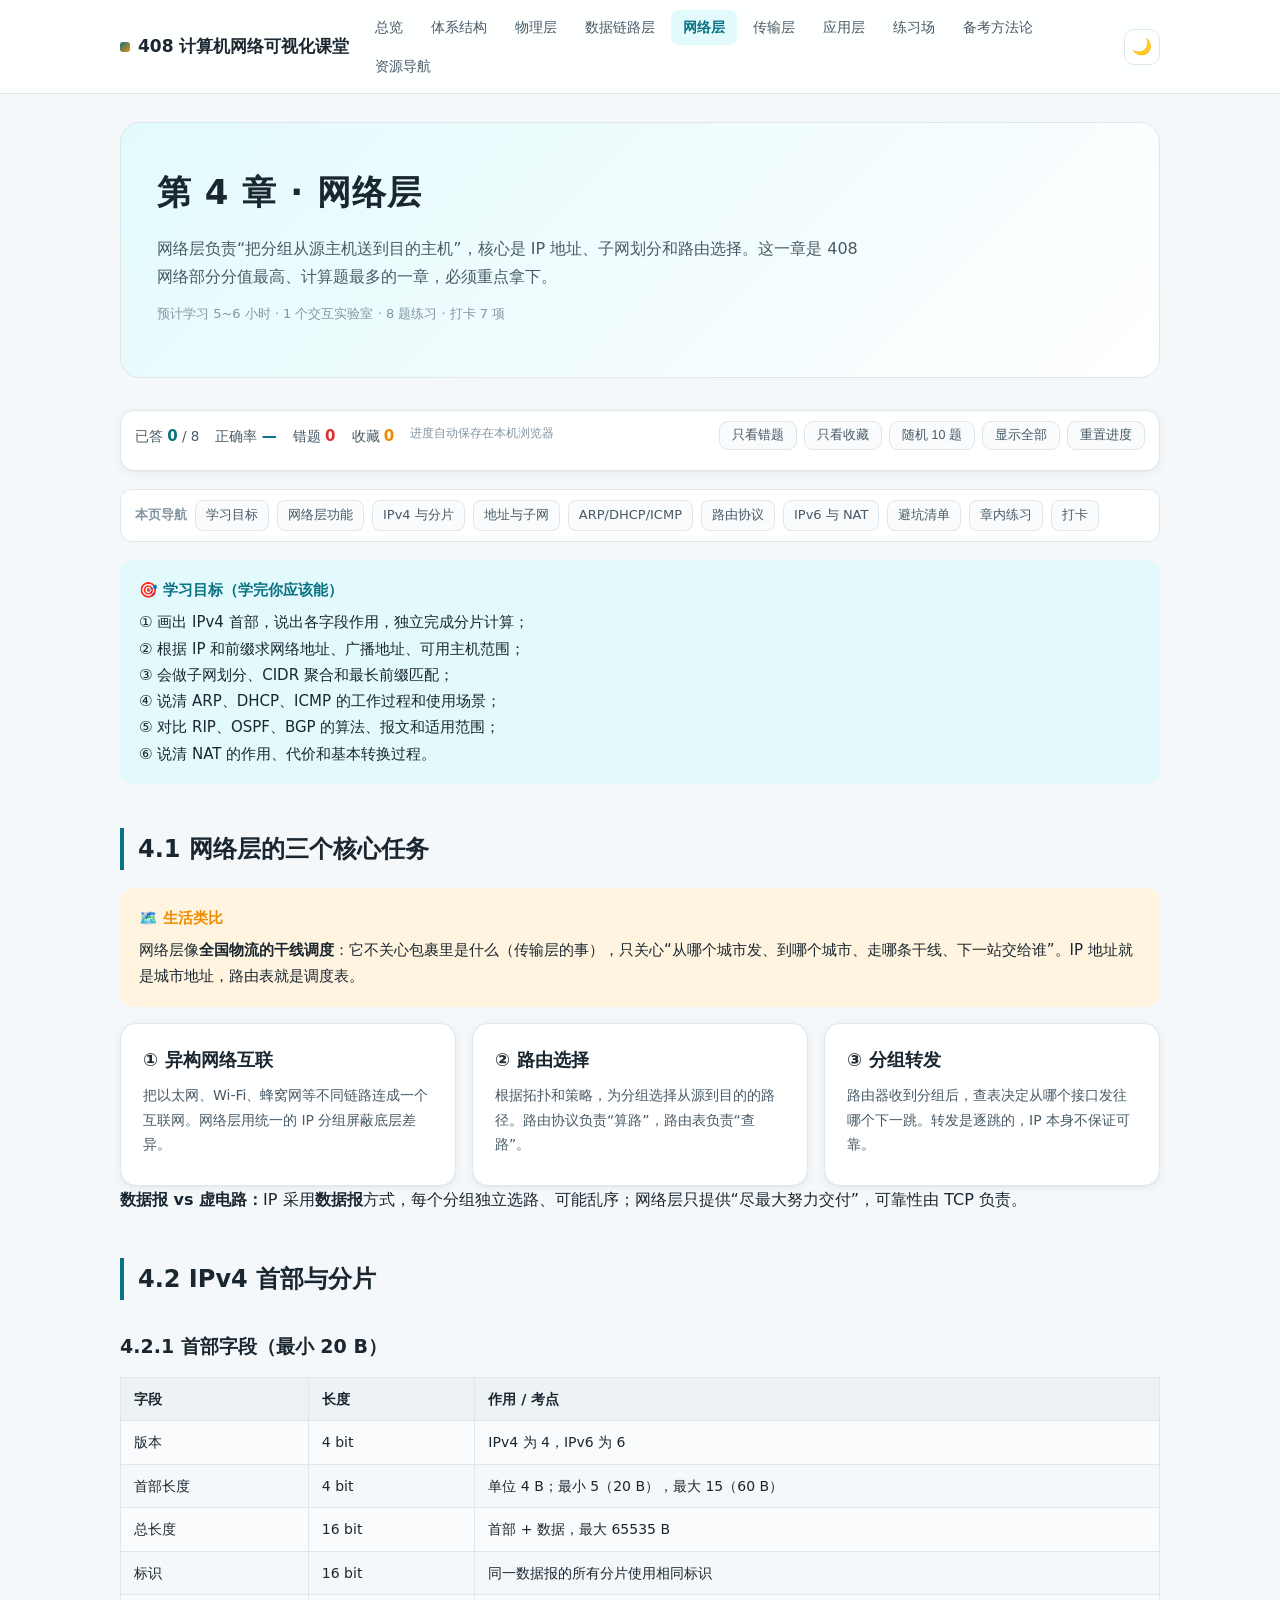
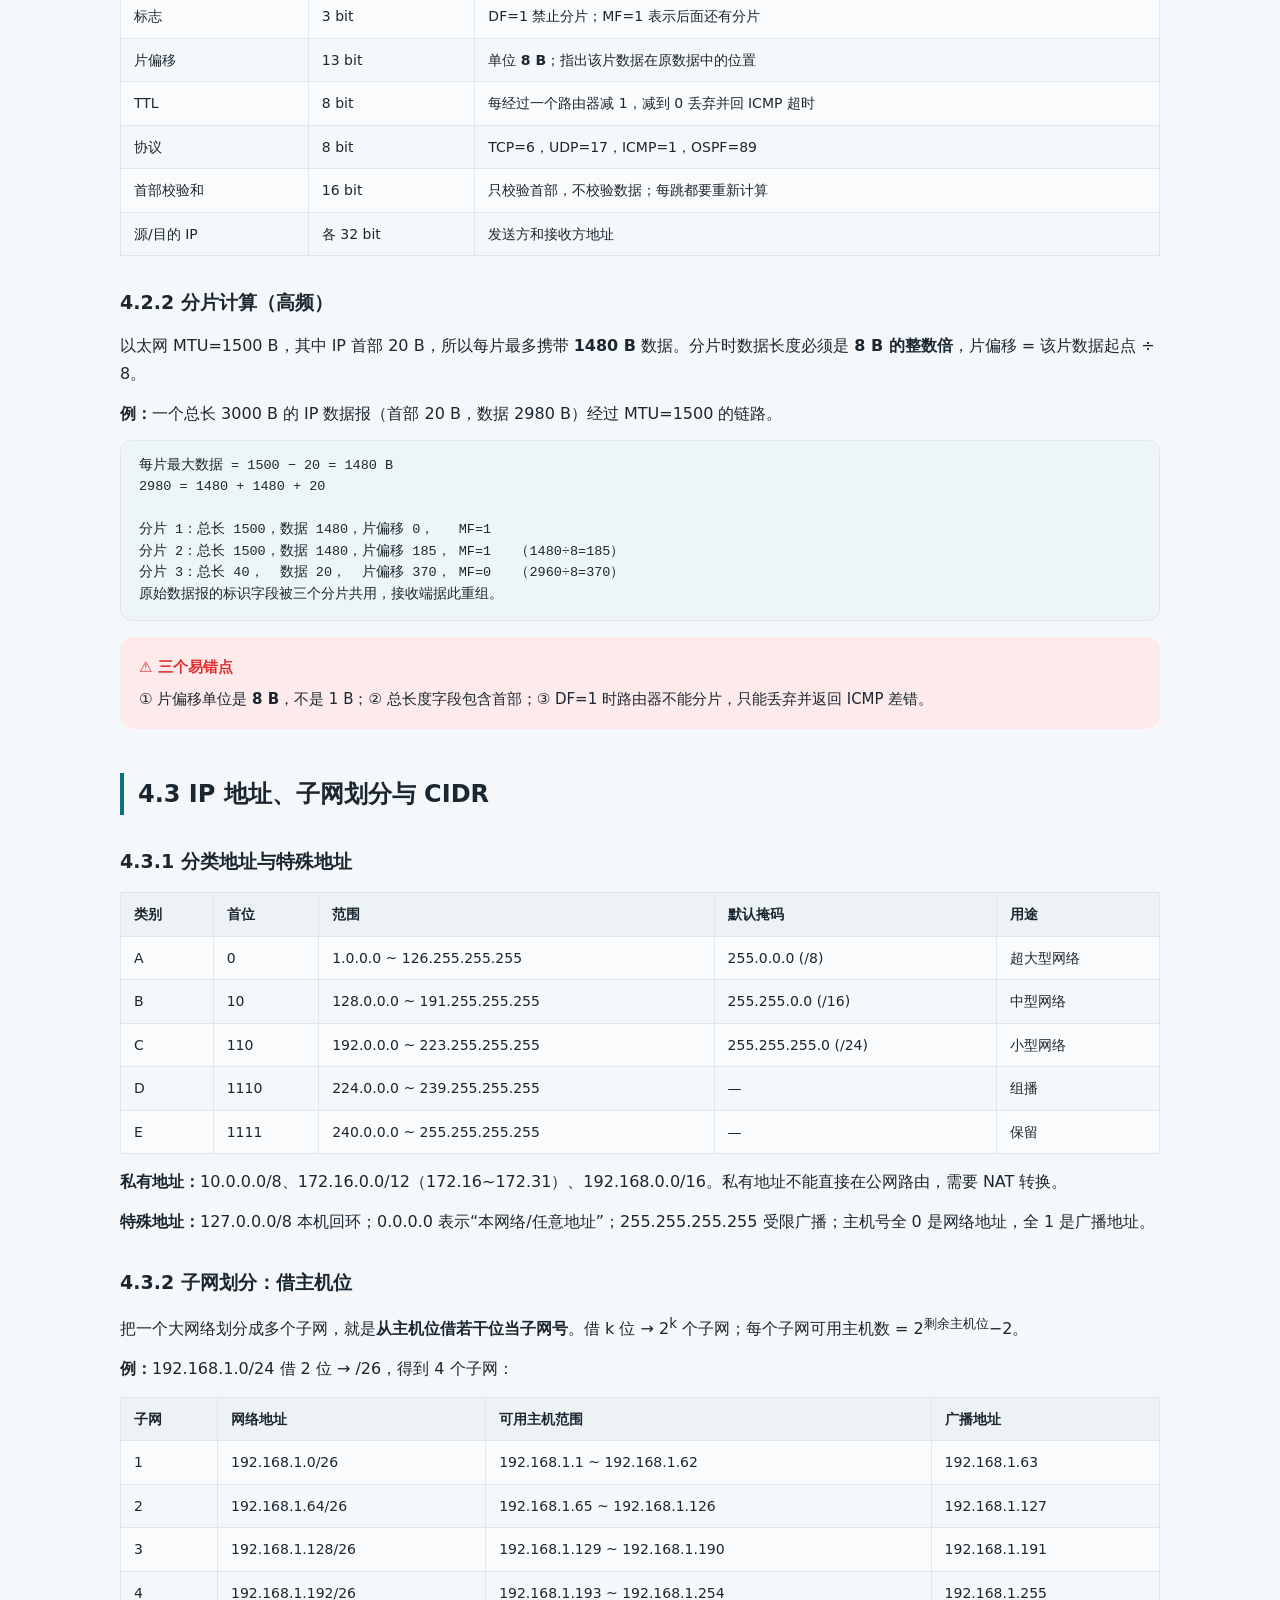
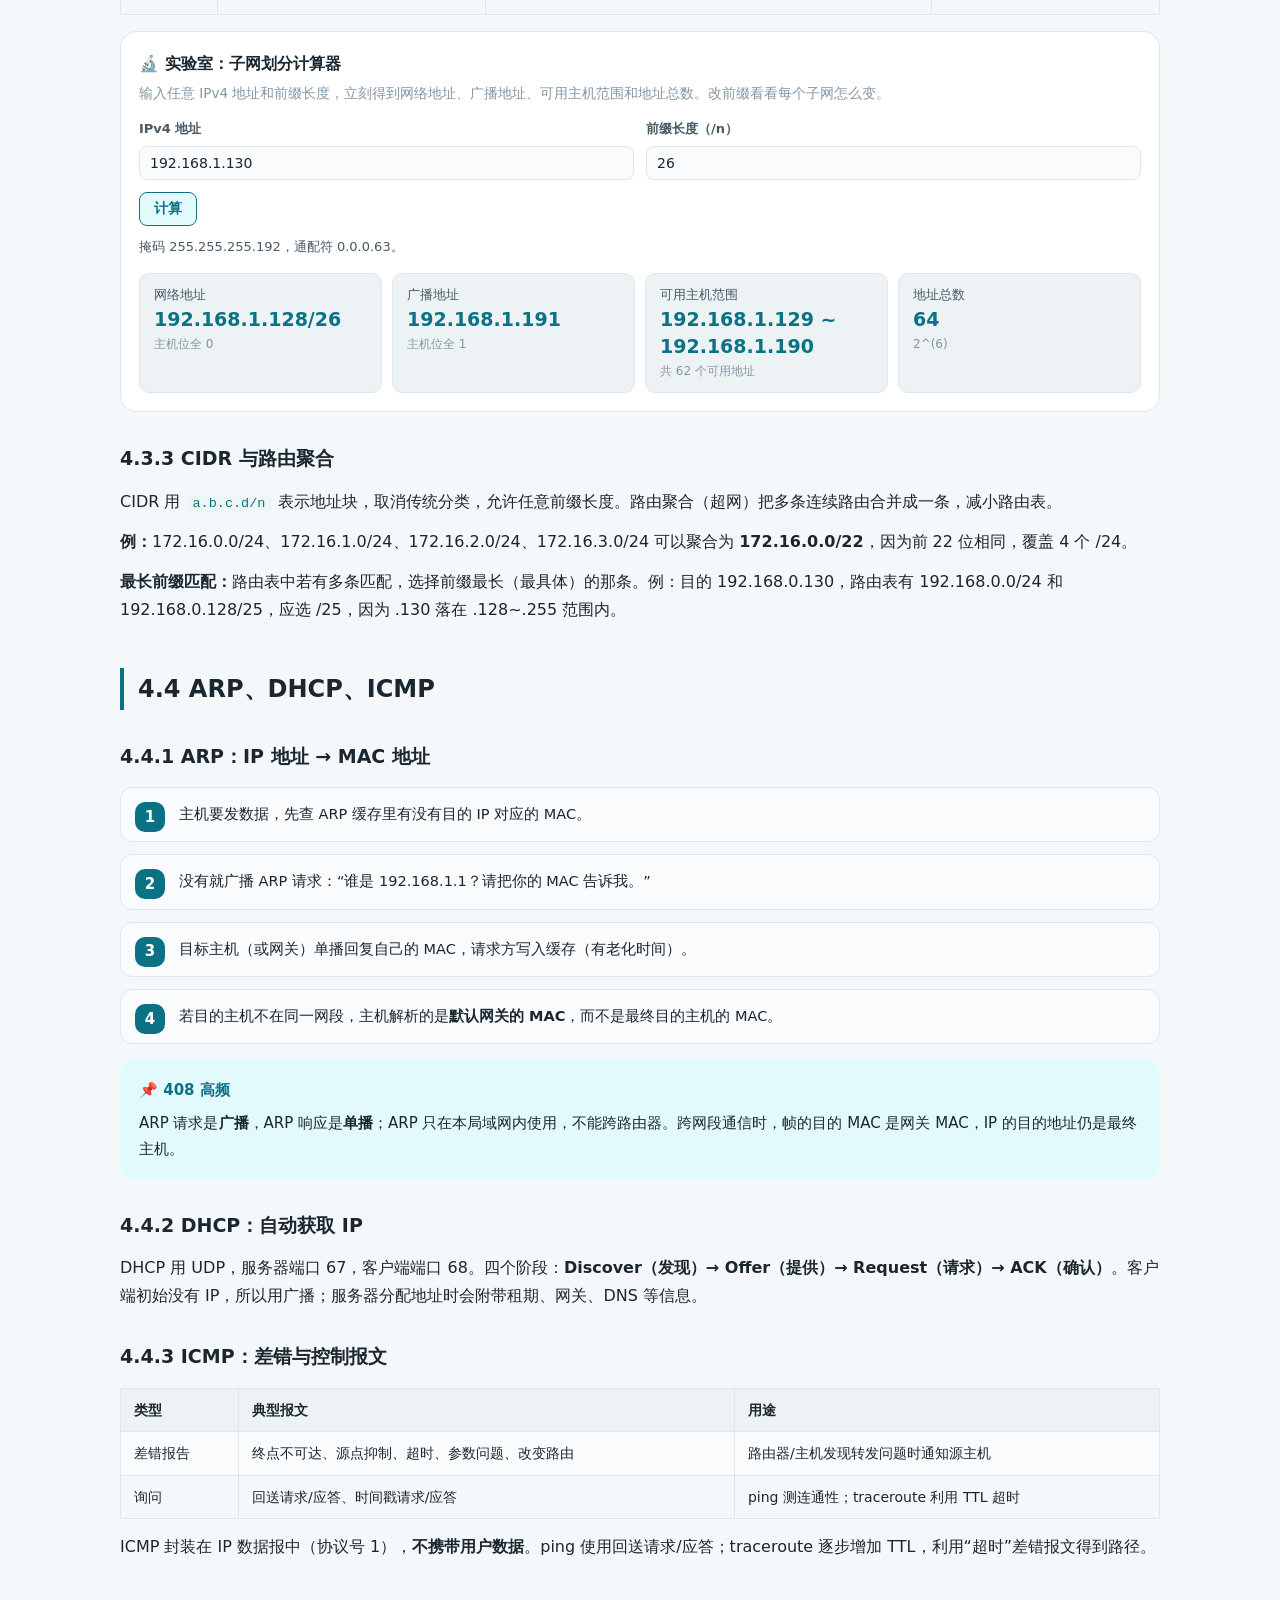
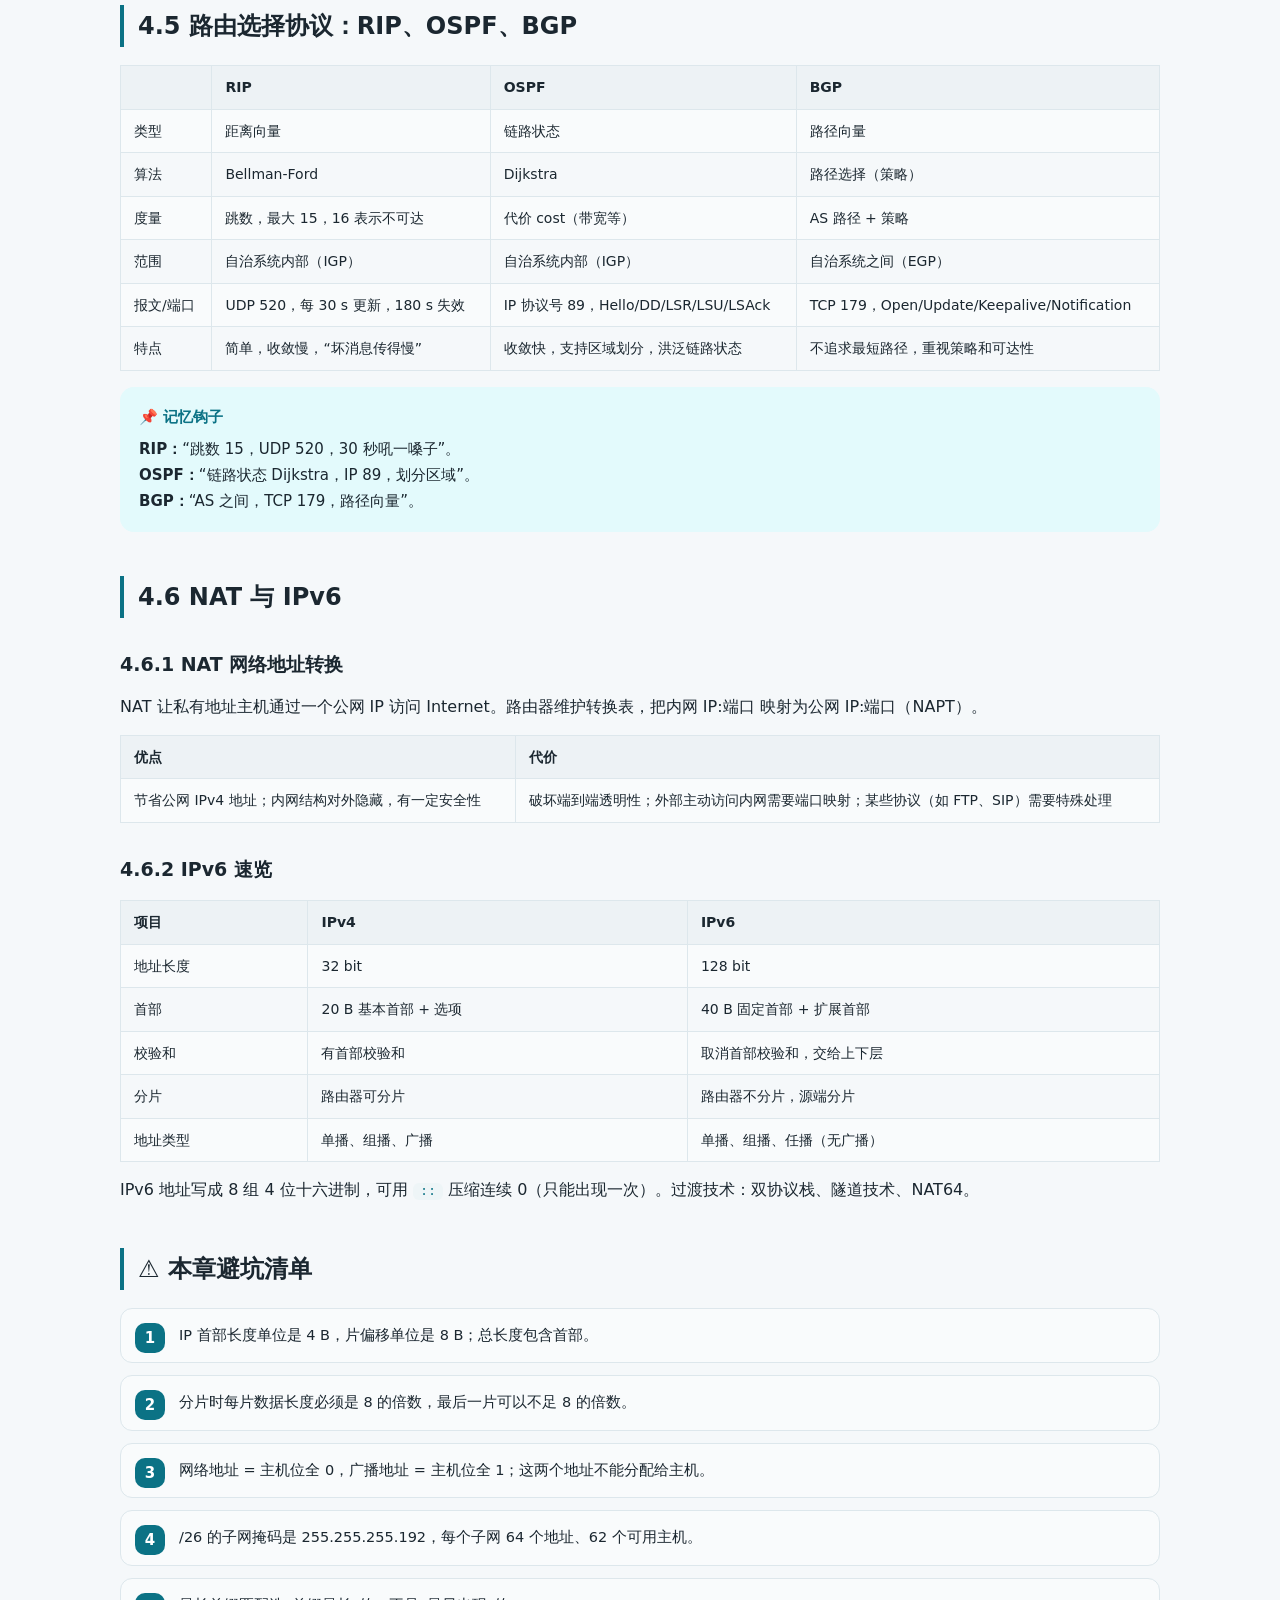
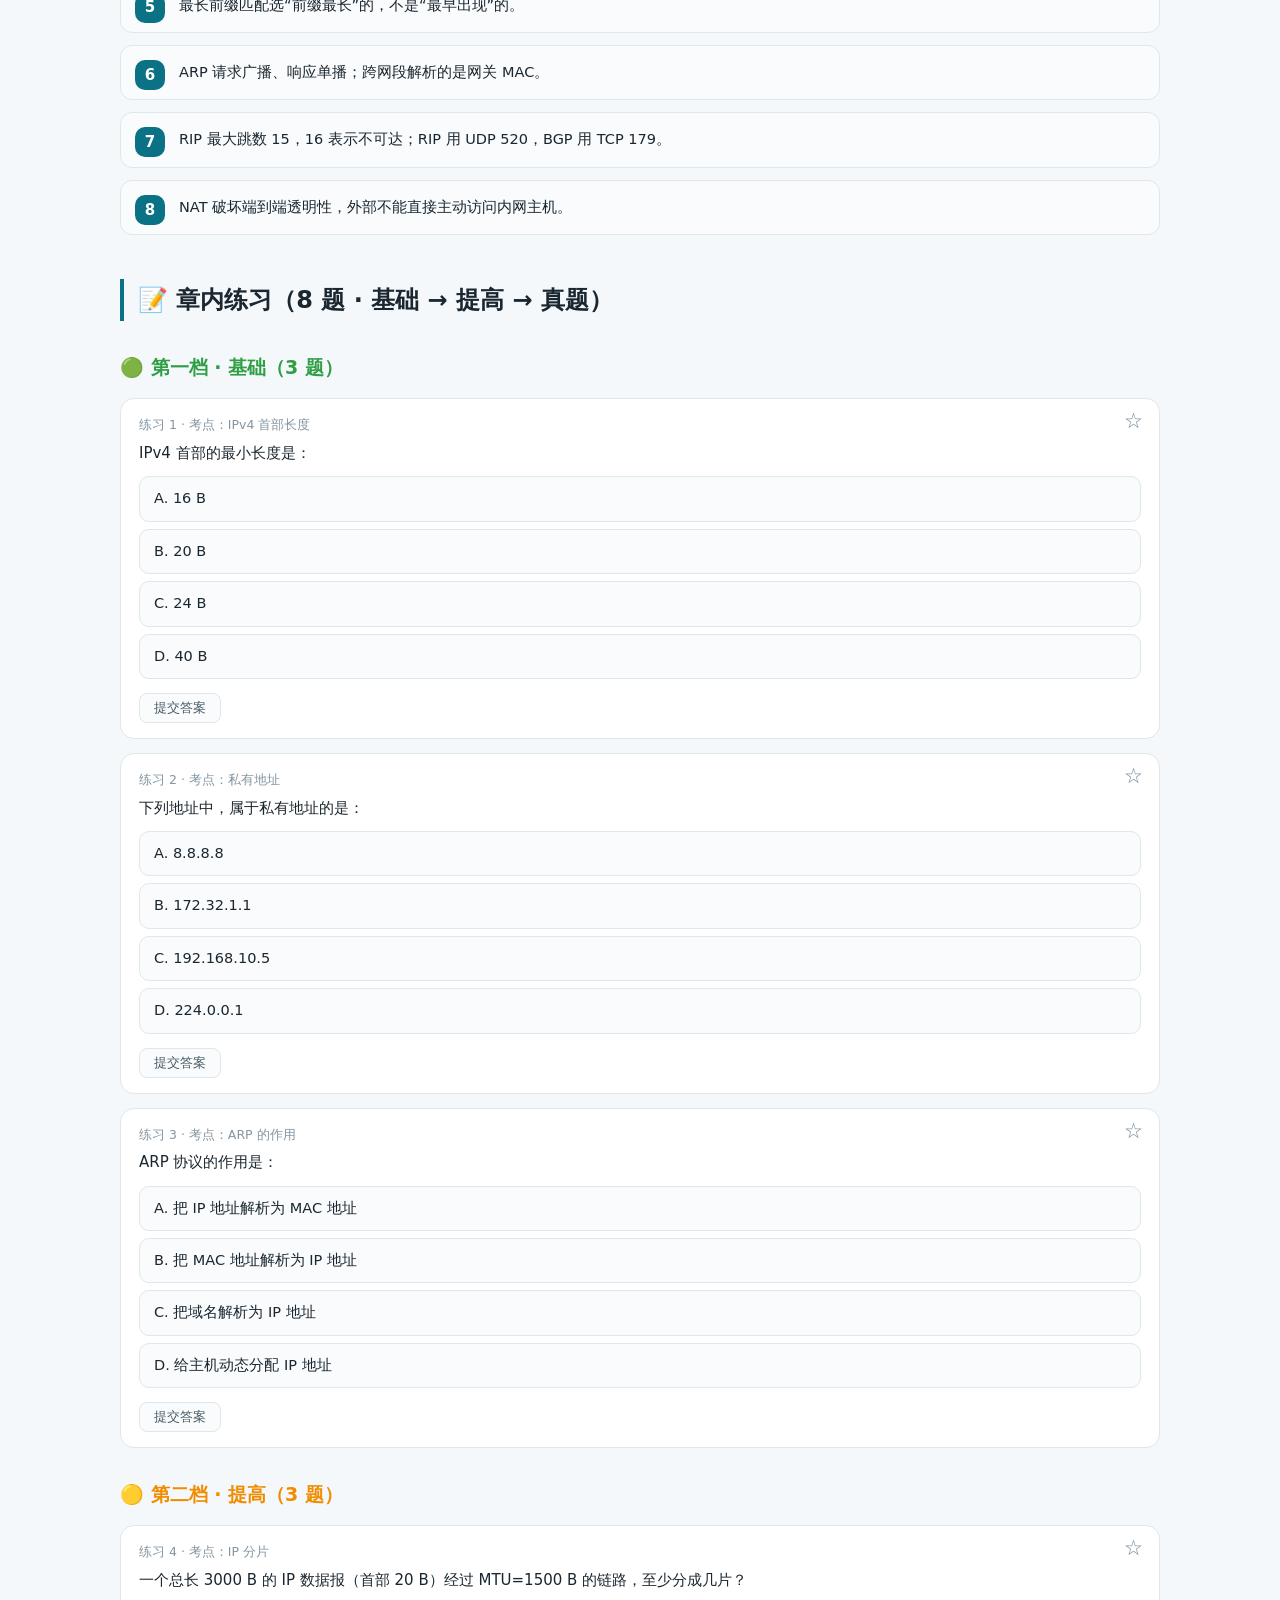
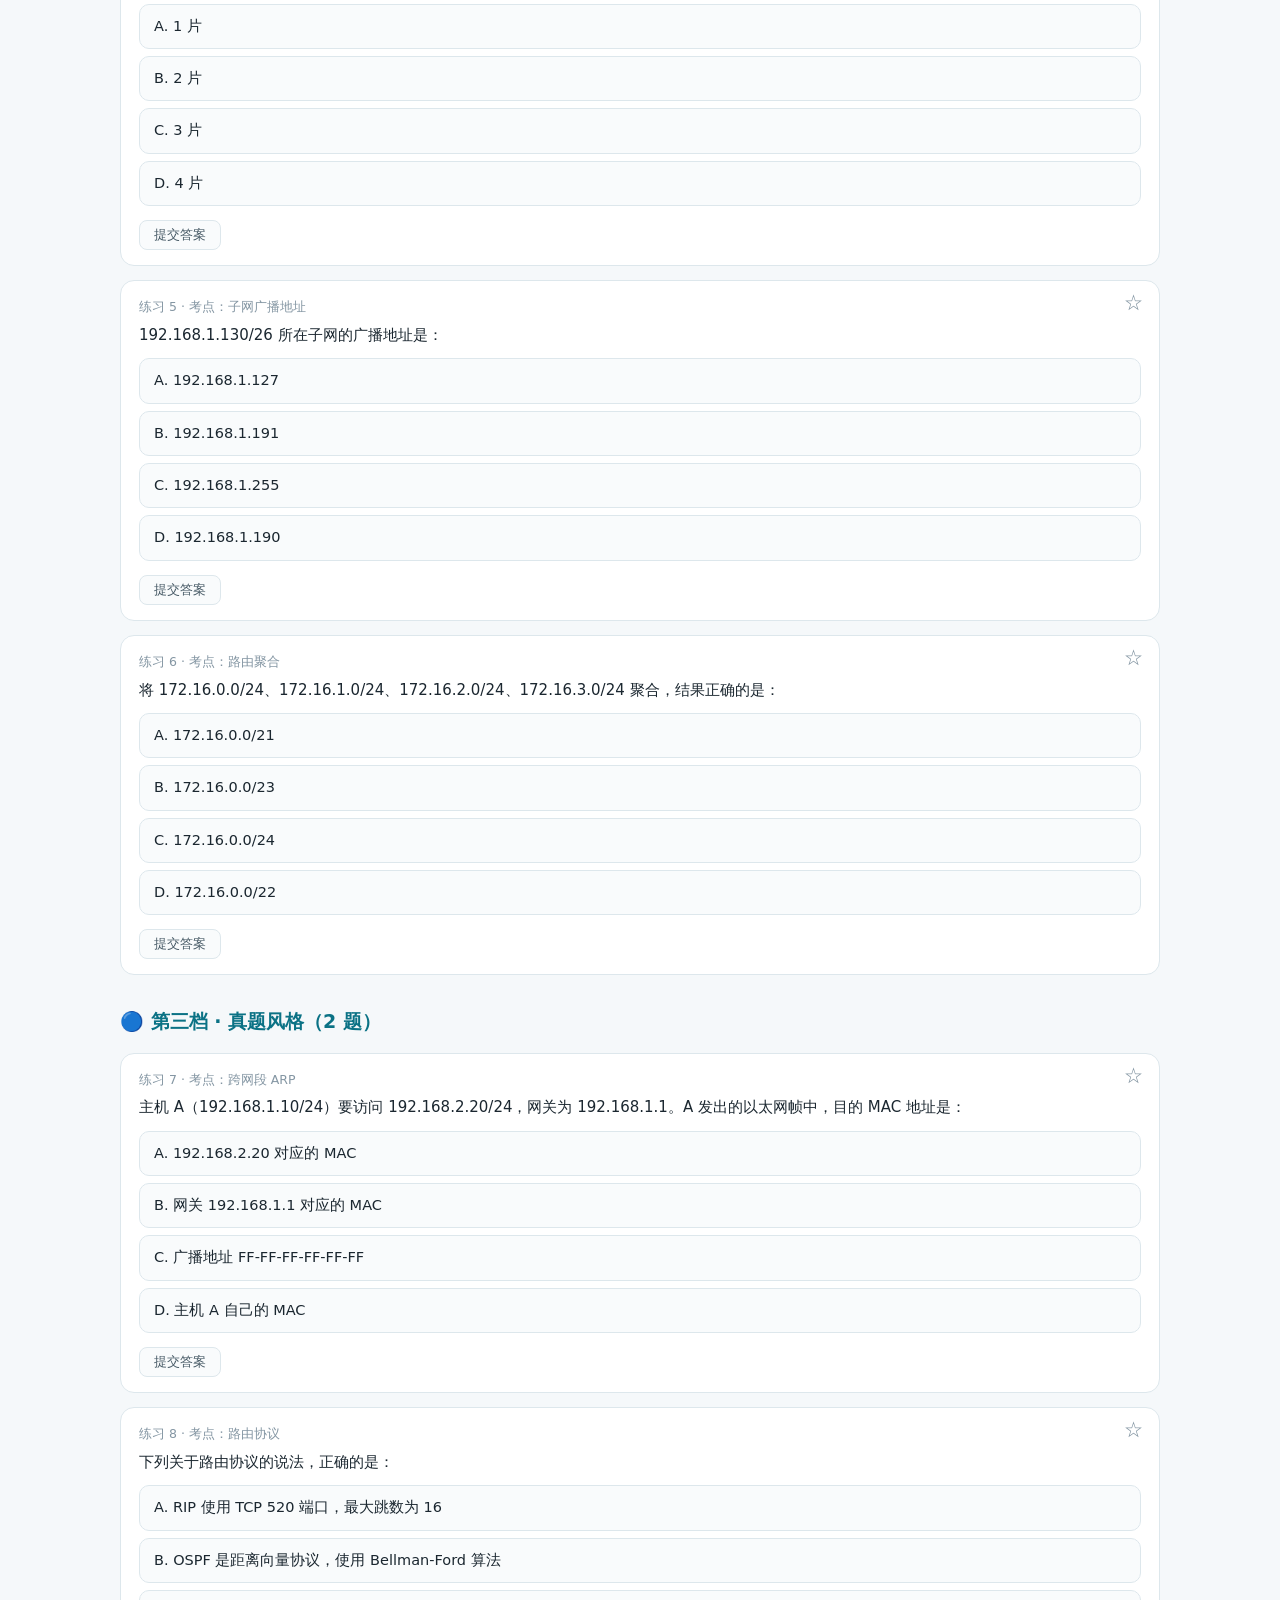
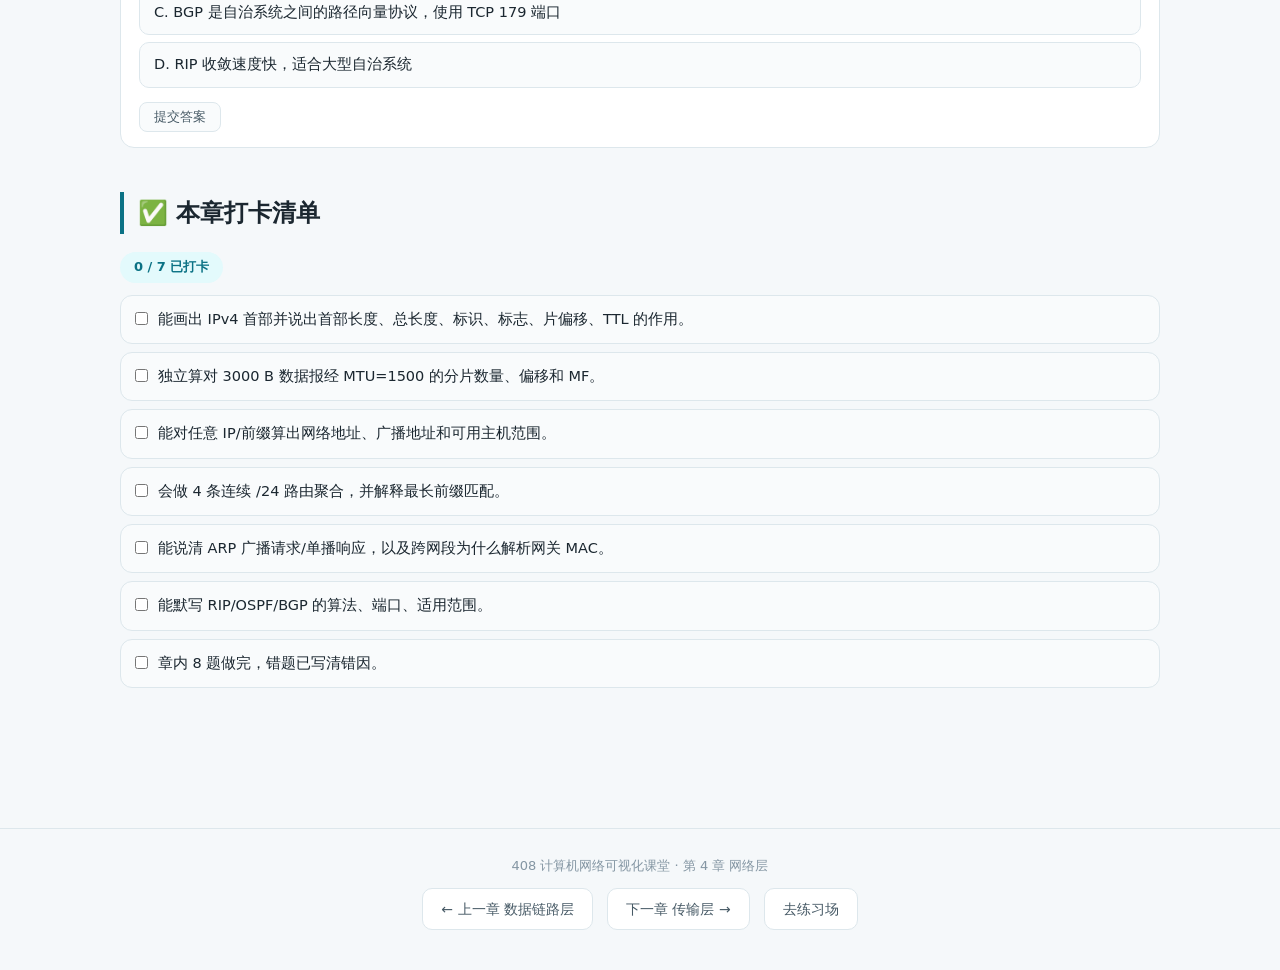
<file: ch04.html>
<!DOCTYPE html>
<html lang="zh-CN" data-theme="light">
<head>
<meta charset="UTF-8">
<meta name="viewport" content="width=device-width, initial-scale=1.0">
<title>第 4 章 网络层 · 408 计算机网络可视化课堂</title>
<link rel="stylesheet" href="assets/style.css?v=1">
</head>
<body>
<nav class="topbar"><div class="topbar-inner">
  <a class="logo" href="index.html"><span class="dot"></span>408 计算机网络可视化课堂</a>
  <div class="nav-links">
    <a href="index.html">总览</a><a href="ch01.html">体系结构</a><a href="ch02.html">物理层</a><a href="ch03.html">数据链路层</a><a href="ch04.html">网络层</a><a href="ch05.html">传输层</a><a href="ch06.html">应用层</a><a href="practice.html">练习场</a><a href="method.html">备考方法论</a><a href="resources.html">资源导航</a>
  </div>
  <button class="theme-btn" title="切换明暗主题">🌙</button>
</div></nav>

<div class="wrap">
  <div class="hero">
    <h1>第 4 章 · 网络层</h1>
    <p>网络层负责“把分组从源主机送到目的主机”，核心是 IP 地址、子网划分和路由选择。这一章是 408 网络部分分值最高、计算题最多的一章，必须重点拿下。</p>
    <p class="tagline">预计学习 5~6 小时 · 1 个交互实验室 · 8 题练习 · 打卡 7 项</p>
  </div>

  <div class="toc"><span class="toc-label">本页导航</span><a href="#goal">学习目标</a><a href="#s1">网络层功能</a><a href="#s2">IPv4 与分片</a><a href="#s3">地址与子网</a><a href="#s4">ARP/DHCP/ICMP</a><a href="#s5">路由协议</a><a href="#s6">IPv6 与 NAT</a><a href="#pit">避坑清单</a><a href="#quiz">章内练习</a><a href="#ck">打卡</a></div>

  <div class="callout exam" id="goal"><div class="co-title">🎯 学习目标（学完你应该能）</div>
  ① 画出 IPv4 首部，说出各字段作用，独立完成分片计算；<br>
  ② 根据 IP 和前缀求网络地址、广播地址、可用主机范围；<br>
  ③ 会做子网划分、CIDR 聚合和最长前缀匹配；<br>
  ④ 说清 ARP、DHCP、ICMP 的工作过程和使用场景；<br>
  ⑤ 对比 RIP、OSPF、BGP 的算法、报文和适用范围；<br>
  ⑥ 说清 NAT 的作用、代价和基本转换过程。</div>

  <h2 class="sec" id="s1">4.1 网络层的三个核心任务</h2>
  <div class="callout life"><div class="co-title">🗺️ 生活类比</div>
  网络层像<b>全国物流的干线调度</b>：它不关心包裹里是什么（传输层的事），只关心“从哪个城市发、到哪个城市、走哪条干线、下一站交给谁”。IP 地址就是城市地址，路由表就是调度表。</div>
  <div class="grid cols-3">
    <div class="card"><h3>① 异构网络互联</h3><p>把以太网、Wi-Fi、蜂窝网等不同链路连成一个互联网。网络层用统一的 IP 分组屏蔽底层差异。</p></div>
    <div class="card"><h3>② 路由选择</h3><p>根据拓扑和策略，为分组选择从源到目的的路径。路由协议负责“算路”，路由表负责“查路”。</p></div>
    <div class="card"><h3>③ 分组转发</h3><p>路由器收到分组后，查表决定从哪个接口发往哪个下一跳。转发是逐跳的，IP 本身不保证可靠。</p></div>
  </div>
  <p><b>数据报 vs 虚电路：</b>IP 采用<b>数据报</b>方式，每个分组独立选路、可能乱序；网络层只提供“尽最大努力交付”，可靠性由 TCP 负责。</p>

  <h2 class="sec" id="s2">4.2 IPv4 首部与分片</h2>
  <h3 class="sub">4.2.1 首部字段（最小 20 B）</h3>
  <table class="tbl">
    <tr><th>字段</th><th>长度</th><th>作用 / 考点</th></tr>
    <tr><td>版本</td><td>4 bit</td><td>IPv4 为 4，IPv6 为 6</td></tr>
    <tr><td>首部长度</td><td>4 bit</td><td>单位 4 B；最小 5（20 B），最大 15（60 B）</td></tr>
    <tr><td>总长度</td><td>16 bit</td><td>首部 + 数据，最大 65535 B</td></tr>
    <tr><td>标识</td><td>16 bit</td><td>同一数据报的所有分片使用相同标识</td></tr>
    <tr><td>标志</td><td>3 bit</td><td>DF=1 禁止分片；MF=1 表示后面还有分片</td></tr>
    <tr><td>片偏移</td><td>13 bit</td><td>单位 <b>8 B</b>；指出该片数据在原数据中的位置</td></tr>
    <tr><td>TTL</td><td>8 bit</td><td>每经过一个路由器减 1，减到 0 丢弃并回 ICMP 超时</td></tr>
    <tr><td>协议</td><td>8 bit</td><td>TCP=6，UDP=17，ICMP=1，OSPF=89</td></tr>
    <tr><td>首部校验和</td><td>16 bit</td><td>只校验首部，不校验数据；每跳都要重新计算</td></tr>
    <tr><td>源/目的 IP</td><td>各 32 bit</td><td>发送方和接收方地址</td></tr>
  </table>

  <h3 class="sub">4.2.2 分片计算（高频）</h3>
  <p>以太网 MTU=1500 B，其中 IP 首部 20 B，所以每片最多携带 <b>1480 B</b> 数据。分片时数据长度必须是 <b>8 B 的整数倍</b>，片偏移 = 该片数据起点 ÷ 8。</p>
  <p><b>例：</b>一个总长 3000 B 的 IP 数据报（首部 20 B，数据 2980 B）经过 MTU=1500 的链路。</p>
  <pre class="code">每片最大数据 = 1500 − 20 = 1480 B
2980 = 1480 + 1480 + 20

分片 1：总长 1500，数据 1480，片偏移 0，   MF=1
分片 2：总长 1500，数据 1480，片偏移 185， MF=1   （1480÷8=185）
分片 3：总长 40，  数据 20，  片偏移 370， MF=0   （2960÷8=370）
原始数据报的标识字段被三个分片共用，接收端据此重组。</pre>
  <div class="callout warn"><div class="co-title">⚠️ 三个易错点</div>
  ① 片偏移单位是 <b>8 B</b>，不是 1 B；② 总长度字段包含首部；③ DF=1 时路由器不能分片，只能丢弃并返回 ICMP 差错。</div>

  <h2 class="sec" id="s3">4.3 IP 地址、子网划分与 CIDR</h2>

  <h3 class="sub">4.3.1 分类地址与特殊地址</h3>
  <table class="tbl">
    <tr><th>类别</th><th>首位</th><th>范围</th><th>默认掩码</th><th>用途</th></tr>
    <tr><td>A</td><td>0</td><td>1.0.0.0 ~ 126.255.255.255</td><td>255.0.0.0 (/8)</td><td>超大型网络</td></tr>
    <tr><td>B</td><td>10</td><td>128.0.0.0 ~ 191.255.255.255</td><td>255.255.0.0 (/16)</td><td>中型网络</td></tr>
    <tr><td>C</td><td>110</td><td>192.0.0.0 ~ 223.255.255.255</td><td>255.255.255.0 (/24)</td><td>小型网络</td></tr>
    <tr><td>D</td><td>1110</td><td>224.0.0.0 ~ 239.255.255.255</td><td>—</td><td>组播</td></tr>
    <tr><td>E</td><td>1111</td><td>240.0.0.0 ~ 255.255.255.255</td><td>—</td><td>保留</td></tr>
  </table>
  <p><b>私有地址：</b>10.0.0.0/8、172.16.0.0/12（172.16~172.31）、192.168.0.0/16。私有地址不能直接在公网路由，需要 NAT 转换。</p>
  <p><b>特殊地址：</b>127.0.0.0/8 本机回环；0.0.0.0 表示“本网络/任意地址”；255.255.255.255 受限广播；主机号全 0 是网络地址，全 1 是广播地址。</p>

  <h3 class="sub">4.3.2 子网划分：借主机位</h3>
  <p>把一个大网络划分成多个子网，就是<b>从主机位借若干位当子网号</b>。借 k 位 → 2<sup>k</sup> 个子网；每个子网可用主机数 = 2<sup>剩余主机位</sup>−2。</p>
  <p><b>例：</b>192.168.1.0/24 借 2 位 → /26，得到 4 个子网：</p>
  <table class="tbl">
    <tr><th>子网</th><th>网络地址</th><th>可用主机范围</th><th>广播地址</th></tr>
    <tr><td>1</td><td>192.168.1.0/26</td><td>192.168.1.1 ~ 192.168.1.62</td><td>192.168.1.63</td></tr>
    <tr><td>2</td><td>192.168.1.64/26</td><td>192.168.1.65 ~ 192.168.1.126</td><td>192.168.1.127</td></tr>
    <tr><td>3</td><td>192.168.1.128/26</td><td>192.168.1.129 ~ 192.168.1.190</td><td>192.168.1.191</td></tr>
    <tr><td>4</td><td>192.168.1.192/26</td><td>192.168.1.193 ~ 192.168.1.254</td><td>192.168.1.255</td></tr>
  </table>

  <div class="demo" id="lab-subnet">
    <div class="demo-title">🔬 实验室：子网划分计算器</div>
    <div class="demo-desc">输入任意 IPv4 地址和前缀长度，立刻得到网络地址、广播地址、可用主机范围和地址总数。改前缀看看每个子网怎么变。</div>
    <div class="lab-grid">
      <label class="lab-field"><span>IPv4 地址</span><input id="sub-ip" type="text" value="192.168.1.130"></label>
      <label class="lab-field"><span>前缀长度（/n）</span><input id="sub-prefix" type="number" min="0" max="32" value="26"></label>
    </div>
    <div class="demo-ctrl"><button id="sub-calc">计算</button></div>
    <div class="demo-note" id="sub-msg"></div>
    <div class="lab-out" id="sub-out"></div>
  </div>

  <h3 class="sub">4.3.3 CIDR 与路由聚合</h3>
  <p>CIDR 用 <code class="inline">a.b.c.d/n</code> 表示地址块，取消传统分类，允许任意前缀长度。路由聚合（超网）把多条连续路由合并成一条，减小路由表。</p>
  <p><b>例：</b>172.16.0.0/24、172.16.1.0/24、172.16.2.0/24、172.16.3.0/24 可以聚合为 <b>172.16.0.0/22</b>，因为前 22 位相同，覆盖 4 个 /24。</p>
  <p><b>最长前缀匹配：</b>路由表中若有多条匹配，选择前缀最长（最具体）的那条。例：目的 192.168.0.130，路由表有 192.168.0.0/24 和 192.168.0.128/25，应选 /25，因为 .130 落在 .128~.255 范围内。</p>

  <h2 class="sec" id="s4">4.4 ARP、DHCP、ICMP</h2>

  <h3 class="sub">4.4.1 ARP：IP 地址 → MAC 地址</h3>
  <div class="steps">
    <div class="step">主机要发数据，先查 ARP 缓存里有没有目的 IP 对应的 MAC。</div>
    <div class="step">没有就广播 ARP 请求：“谁是 192.168.1.1？请把你的 MAC 告诉我。”</div>
    <div class="step">目标主机（或网关）单播回复自己的 MAC，请求方写入缓存（有老化时间）。</div>
    <div class="step">若目的主机不在同一网段，主机解析的是<b>默认网关的 MAC</b>，而不是最终目的主机的 MAC。</div>
  </div>
  <div class="callout exam"><div class="co-title">📌 408 高频</div>
  ARP 请求是<b>广播</b>，ARP 响应是<b>单播</b>；ARP 只在本局域网内使用，不能跨路由器。跨网段通信时，帧的目的 MAC 是网关 MAC，IP 的目的地址仍是最终主机。</div>

  <h3 class="sub">4.4.2 DHCP：自动获取 IP</h3>
  <p>DHCP 用 UDP，服务器端口 67，客户端端口 68。四个阶段：<b>Discover（发现）→ Offer（提供）→ Request（请求）→ ACK（确认）</b>。客户端初始没有 IP，所以用广播；服务器分配地址时会附带租期、网关、DNS 等信息。</p>

  <h3 class="sub">4.4.3 ICMP：差错与控制报文</h3>
  <table class="tbl">
    <tr><th>类型</th><th>典型报文</th><th>用途</th></tr>
    <tr><td>差错报告</td><td>终点不可达、源点抑制、超时、参数问题、改变路由</td><td>路由器/主机发现转发问题时通知源主机</td></tr>
    <tr><td>询问</td><td>回送请求/应答、时间戳请求/应答</td><td>ping 测连通性；traceroute 利用 TTL 超时</td></tr>
  </table>
  <p>ICMP 封装在 IP 数据报中（协议号 1），<b>不携带用户数据</b>。ping 使用回送请求/应答；traceroute 逐步增加 TTL，利用“超时”差错报文得到路径。</p>

  <h2 class="sec" id="s5">4.5 路由选择协议：RIP、OSPF、BGP</h2>
  <table class="tbl">
    <tr><th></th><th>RIP</th><th>OSPF</th><th>BGP</th></tr>
    <tr><td>类型</td><td>距离向量</td><td>链路状态</td><td>路径向量</td></tr>
    <tr><td>算法</td><td>Bellman-Ford</td><td>Dijkstra</td><td>路径选择（策略）</td></tr>
    <tr><td>度量</td><td>跳数，最大 15，16 表示不可达</td><td>代价 cost（带宽等）</td><td>AS 路径 + 策略</td></tr>
    <tr><td>范围</td><td>自治系统内部（IGP）</td><td>自治系统内部（IGP）</td><td>自治系统之间（EGP）</td></tr>
    <tr><td>报文/端口</td><td>UDP 520，每 30 s 更新，180 s 失效</td><td>IP 协议号 89，Hello/DD/LSR/LSU/LSAck</td><td>TCP 179，Open/Update/Keepalive/Notification</td></tr>
    <tr><td>特点</td><td>简单，收敛慢，“坏消息传得慢”</td><td>收敛快，支持区域划分，洪泛链路状态</td><td>不追求最短路径，重视策略和可达性</td></tr>
  </table>
  <div class="callout exam"><div class="co-title">📌 记忆钩子</div>
  <b>RIP：</b>“跳数 15，UDP 520，30 秒吼一嗓子”。<br>
  <b>OSPF：</b>“链路状态 Dijkstra，IP 89，划分区域”。<br>
  <b>BGP：</b>“AS 之间，TCP 179，路径向量”。</div>

  <h2 class="sec" id="s6">4.6 NAT 与 IPv6</h2>
  <h3 class="sub">4.6.1 NAT 网络地址转换</h3>
  <p>NAT 让私有地址主机通过一个公网 IP 访问 Internet。路由器维护转换表，把内网 IP:端口 映射为公网 IP:端口（NAPT）。</p>
  <table class="tbl">
    <tr><th>优点</th><th>代价</th></tr>
    <tr><td>节省公网 IPv4 地址；内网结构对外隐藏，有一定安全性</td><td>破坏端到端透明性；外部主动访问内网需要端口映射；某些协议（如 FTP、SIP）需要特殊处理</td></tr>
  </table>

  <h3 class="sub">4.6.2 IPv6 速览</h3>
  <table class="tbl">
    <tr><th>项目</th><th>IPv4</th><th>IPv6</th></tr>
    <tr><td>地址长度</td><td>32 bit</td><td>128 bit</td></tr>
    <tr><td>首部</td><td>20 B 基本首部 + 选项</td><td>40 B 固定首部 + 扩展首部</td></tr>
    <tr><td>校验和</td><td>有首部校验和</td><td>取消首部校验和，交给上下层</td></tr>
    <tr><td>分片</td><td>路由器可分片</td><td>路由器不分片，源端分片</td></tr>
    <tr><td>地址类型</td><td>单播、组播、广播</td><td>单播、组播、任播（无广播）</td></tr>
  </table>
  <p>IPv6 地址写成 8 组 4 位十六进制，可用 <code class="inline">::</code> 压缩连续 0（只能出现一次）。过渡技术：双协议栈、隧道技术、NAT64。</p>

  <h2 class="sec" id="pit">⚠️ 本章避坑清单</h2>
  <div class="steps">
    <div class="step">IP 首部长度单位是 4 B，片偏移单位是 8 B；总长度包含首部。</div>
    <div class="step">分片时每片数据长度必须是 8 的倍数，最后一片可以不足 8 的倍数。</div>
    <div class="step">网络地址 = 主机位全 0，广播地址 = 主机位全 1；这两个地址不能分配给主机。</div>
    <div class="step">/26 的子网掩码是 255.255.255.192，每个子网 64 个地址、62 个可用主机。</div>
    <div class="step">最长前缀匹配选“前缀最长”的，不是“最早出现”的。</div>
    <div class="step">ARP 请求广播、响应单播；跨网段解析的是网关 MAC。</div>
    <div class="step">RIP 最大跳数 15，16 表示不可达；RIP 用 UDP 520，BGP 用 TCP 179。</div>
    <div class="step">NAT 破坏端到端透明性，外部不能直接主动访问内网主机。</div>
  </div>

  <h2 class="sec" id="quiz">📝 章内练习（8 题 · 基础 → 提高 → 真题）</h2>
  <h3 class="sub" style="color:var(--green)">🟢 第一档 · 基础（3 题）</h3>

  <div class="quiz" data-answer="B" data-diff="basic">
    <div class="q-head"><div class="q-tag">练习 1 · 考点：IPv4 首部长度</div>
    IPv4 首部的最小长度是：</div>
    <div class="opts">
      <div class="opt" data-opt="A">A. 16 B</div>
      <div class="opt" data-opt="B">B. 20 B</div>
      <div class="opt" data-opt="C">C. 24 B</div>
      <div class="opt" data-opt="D">D. 40 B</div>
    </div>
    <div class="q-foot"><button class="btn-ans">提交答案</button><span class="q-res"></span></div>
    <div class="q-exp"><b>答案：B。</b>IPv4 基本首部 20 B；首部长度字段以 4 B 为单位，最小值为 5，即 5×4=20 B。IPv6 固定首部才是 40 B。</div>
  </div>

  <div class="quiz" data-answer="C" data-diff="basic">
    <div class="q-head"><div class="q-tag">练习 2 · 考点：私有地址</div>
    下列地址中，属于私有地址的是：</div>
    <div class="opts">
      <div class="opt" data-opt="A">A. 8.8.8.8</div>
      <div class="opt" data-opt="B">B. 172.32.1.1</div>
      <div class="opt" data-opt="C">C. 192.168.10.5</div>
      <div class="opt" data-opt="D">D. 224.0.0.1</div>
    </div>
    <div class="q-foot"><button class="btn-ans">提交答案</button><span class="q-res"></span></div>
    <div class="q-exp"><b>答案：C。</b>私有地址范围是 10.0.0.0/8、172.16.0.0/12（172.16~172.31）、192.168.0.0/16。172.32.1.1 已超出 172.31，8.8.8.8 是公网 DNS，224.0.0.1 是组播地址。</div>
  </div>

  <div class="quiz" data-answer="A" data-diff="basic">
    <div class="q-head"><div class="q-tag">练习 3 · 考点：ARP 的作用</div>
    ARP 协议的作用是：</div>
    <div class="opts">
      <div class="opt" data-opt="A">A. 把 IP 地址解析为 MAC 地址</div>
      <div class="opt" data-opt="B">B. 把 MAC 地址解析为 IP 地址</div>
      <div class="opt" data-opt="C">C. 把域名解析为 IP 地址</div>
      <div class="opt" data-opt="D">D. 给主机动态分配 IP 地址</div>
    </div>
    <div class="q-foot"><button class="btn-ans">提交答案</button><span class="q-res"></span></div>
    <div class="q-exp"><b>答案：A。</b>ARP 根据目的 IP 查目的 MAC；RARP 才是 MAC→IP；DNS 做域名→IP；DHCP 动态分配 IP。</div>
  </div>

  <h3 class="sub" style="color:var(--accent)">🟡 第二档 · 提高（3 题）</h3>

  <div class="quiz" data-answer="C" data-diff="mid">
    <div class="q-head"><div class="q-tag">练习 4 · 考点：IP 分片</div>
    一个总长 3000 B 的 IP 数据报（首部 20 B）经过 MTU=1500 B 的链路，至少分成几片？</div>
    <div class="opts">
      <div class="opt" data-opt="A">A. 1 片</div>
      <div class="opt" data-opt="B">B. 2 片</div>
      <div class="opt" data-opt="C">C. 3 片</div>
      <div class="opt" data-opt="D">D. 4 片</div>
    </div>
    <div class="q-foot"><button class="btn-ans">提交答案</button><span class="q-res"></span></div>
    <div class="q-exp"><b>答案：C。</b>数据部分 2980 B，每片最多 1480 B；2980 = 1480+1480+20，所以 3 片。前两片 MF=1、偏移 0 和 185，最后一片 MF=0、偏移 370。</div>
  </div>

  <div class="quiz" data-answer="B" data-diff="mid">
    <div class="q-head"><div class="q-tag">练习 5 · 考点：子网广播地址</div>
    192.168.1.130/26 所在子网的广播地址是：</div>
    <div class="opts">
      <div class="opt" data-opt="A">A. 192.168.1.127</div>
      <div class="opt" data-opt="B">B. 192.168.1.191</div>
      <div class="opt" data-opt="C">C. 192.168.1.255</div>
      <div class="opt" data-opt="D">D. 192.168.1.190</div>
    </div>
    <div class="q-foot"><button class="btn-ans">提交答案</button><span class="q-res"></span></div>
    <div class="q-exp"><b>答案：B。</b>/26 的块大小是 64，子网边界为 .0、.64、.128、.192；.130 属于 .128/26，广播地址是 .191，可用范围 .129~.190。</div>
  </div>

  <div class="quiz" data-answer="D" data-diff="mid">
    <div class="q-head"><div class="q-tag">练习 6 · 考点：路由聚合</div>
    将 172.16.0.0/24、172.16.1.0/24、172.16.2.0/24、172.16.3.0/24 聚合，结果正确的是：</div>
    <div class="opts">
      <div class="opt" data-opt="A">A. 172.16.0.0/21</div>
      <div class="opt" data-opt="B">B. 172.16.0.0/23</div>
      <div class="opt" data-opt="C">C. 172.16.0.0/24</div>
      <div class="opt" data-opt="D">D. 172.16.0.0/22</div>
    </div>
    <div class="q-foot"><button class="btn-ans">提交答案</button><span class="q-res"></span></div>
    <div class="q-exp"><b>答案：D。</b>4 个连续 /24 = 4×256 个地址 = 1024 = 2¹⁰，前缀长度 32−10=22，所以是 172.16.0.0/22，覆盖 172.16.0.0~172.16.3.255。</div>
  </div>

  <h3 class="sub" style="color:var(--brand)">🔵 第三档 · 真题风格（2 题）</h3>

  <div class="quiz" data-answer="B" data-diff="real">
    <div class="q-head"><div class="q-tag">练习 7 · 考点：跨网段 ARP</div>
    主机 A（192.168.1.10/24）要访问 192.168.2.20/24，网关为 192.168.1.1。A 发出的以太网帧中，目的 MAC 地址是：</div>
    <div class="opts">
      <div class="opt" data-opt="A">A. 192.168.2.20 对应的 MAC</div>
      <div class="opt" data-opt="B">B. 网关 192.168.1.1 对应的 MAC</div>
      <div class="opt" data-opt="C">C. 广播地址 FF-FF-FF-FF-FF-FF</div>
      <div class="opt" data-opt="D">D. 主机 A 自己的 MAC</div>
    </div>
    <div class="q-foot"><button class="btn-ans">提交答案</button><span class="q-res"></span></div>
    <div class="q-exp"><b>答案：B。</b>目的 IP 不在本网段，A 必须把帧发给默认网关，所以帧的目的 MAC 是网关的 MAC；IP 首部的目的地址仍然是 192.168.2.20。网关收到后再重新封装下一跳的帧。</div>
  </div>

  <div class="quiz" data-answer="C" data-diff="real">
    <div class="q-head"><div class="q-tag">练习 8 · 考点：路由协议</div>
    下列关于路由协议的说法，正确的是：</div>
    <div class="opts">
      <div class="opt" data-opt="A">A. RIP 使用 TCP 520 端口，最大跳数为 16</div>
      <div class="opt" data-opt="B">B. OSPF 是距离向量协议，使用 Bellman-Ford 算法</div>
      <div class="opt" data-opt="C">C. BGP 是自治系统之间的路径向量协议，使用 TCP 179 端口</div>
      <div class="opt" data-opt="D">D. RIP 收敛速度快，适合大型自治系统</div>
    </div>
    <div class="q-foot"><button class="btn-ans">提交答案</button><span class="q-res"></span></div>
    <div class="q-exp"><b>答案：C。</b>BGP 用于 AS 之间，是路径向量协议，基于 TCP 179。RIP 用 UDP 520，最大跳数 15（16 表示不可达），收敛慢；OSPF 是链路状态协议，用 Dijkstra。</div>
  </div>

  <h2 class="sec" id="ck">✅ 本章打卡清单</h2>
  <div data-ck-scope>
    <p><span class="progress-pill">0 / 7 已打卡</span></p>
    <div class="checklist">
      <label class="check-item" data-ck="ch04-1"><input type="checkbox"><span>能画出 IPv4 首部并说出首部长度、总长度、标识、标志、片偏移、TTL 的作用。</span></label>
      <label class="check-item" data-ck="ch04-2"><input type="checkbox"><span>独立算对 3000 B 数据报经 MTU=1500 的分片数量、偏移和 MF。</span></label>
      <label class="check-item" data-ck="ch04-3"><input type="checkbox"><span>能对任意 IP/前缀算出网络地址、广播地址和可用主机范围。</span></label>
      <label class="check-item" data-ck="ch04-4"><input type="checkbox"><span>会做 4 条连续 /24 路由聚合，并解释最长前缀匹配。</span></label>
      <label class="check-item" data-ck="ch04-5"><input type="checkbox"><span>能说清 ARP 广播请求/单播响应，以及跨网段为什么解析网关 MAC。</span></label>
      <label class="check-item" data-ck="ch04-6"><input type="checkbox"><span>能默写 RIP/OSPF/BGP 的算法、端口、适用范围。</span></label>
      <label class="check-item" data-ck="ch04-7"><input type="checkbox"><span>章内 8 题做完，错题已写清错因。</span></label>
    </div>
  </div>
</div>

<footer>
  408 计算机网络可视化课堂 · 第 4 章 网络层<br>
  <div class="pagers">
    <a href="ch03.html">← 上一章 数据链路层</a><a href="ch05.html">下一章 传输层 →</a><a href="practice.html">去练习场</a>
  </div>
</footer>
<script src="assets/app.js?v=2"></script>
<script src="assets/labs.js?v=1"></script>
</body>
</html>
</file>
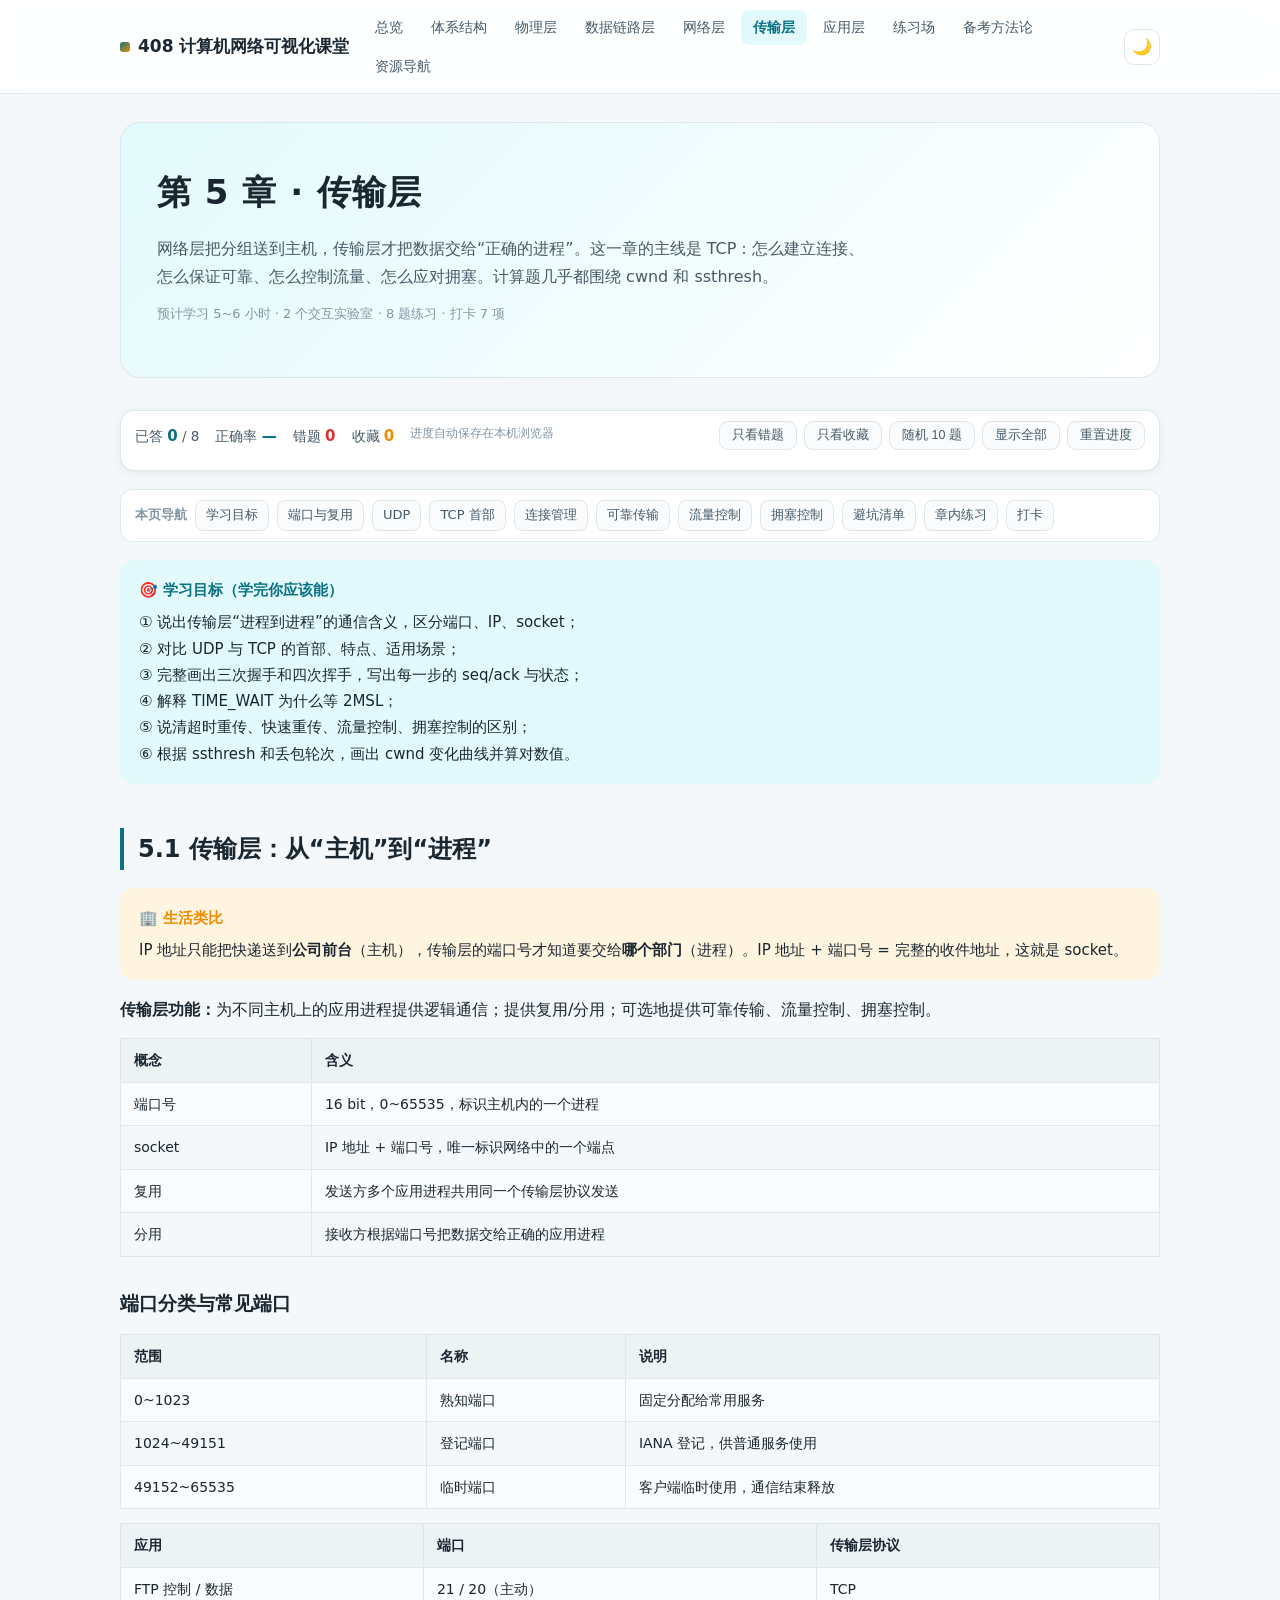
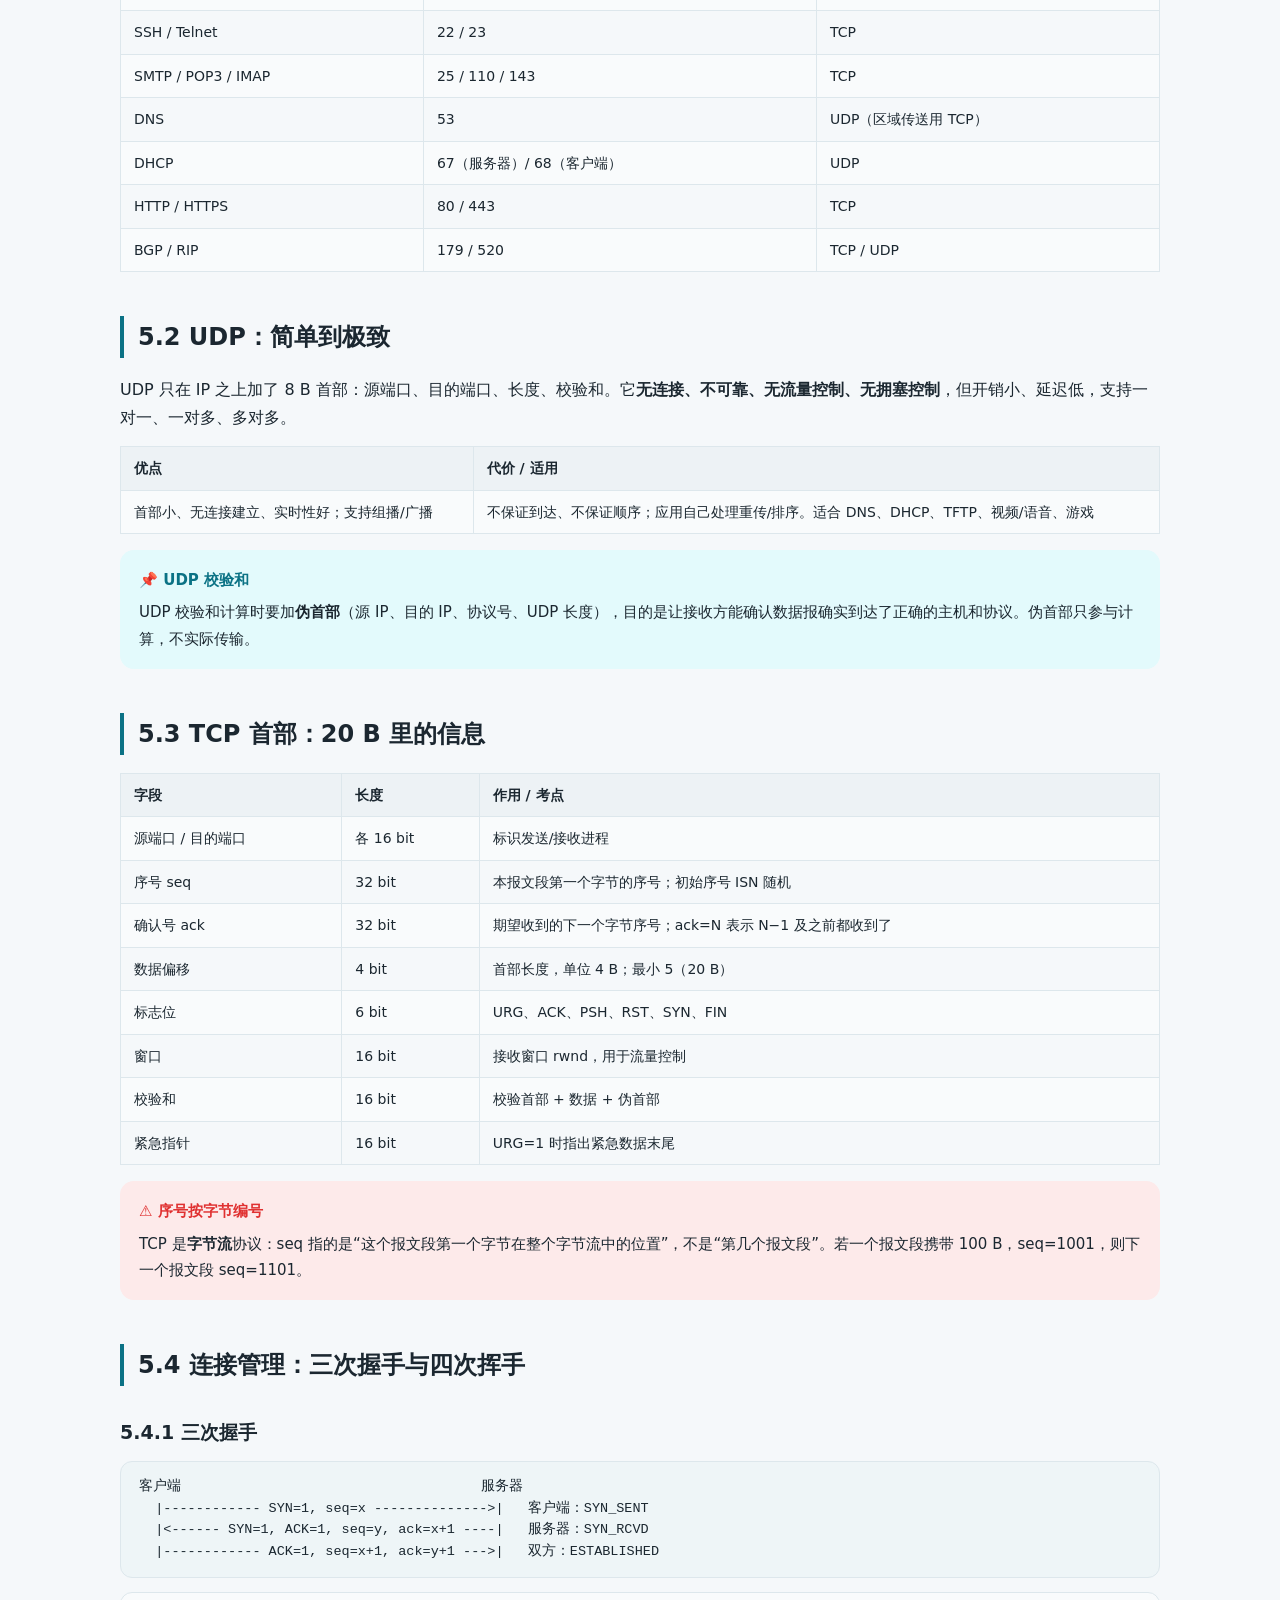
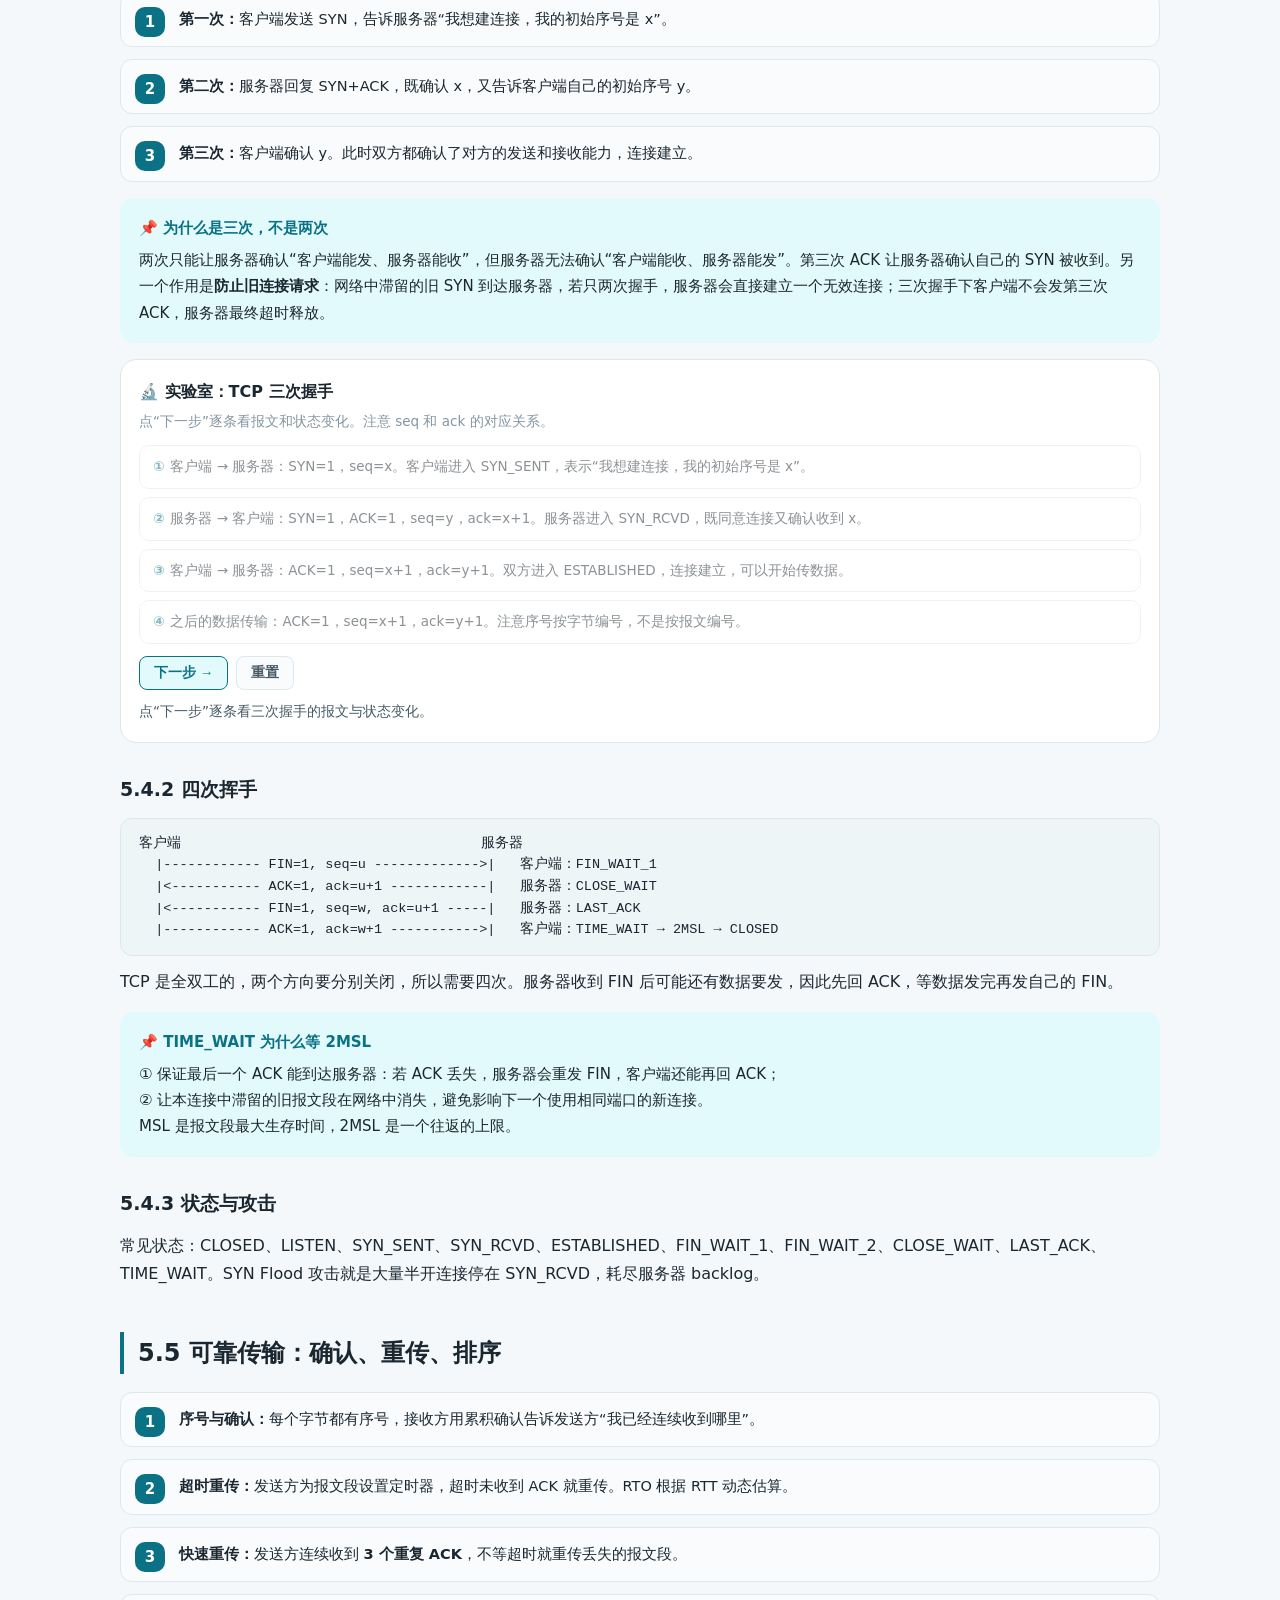
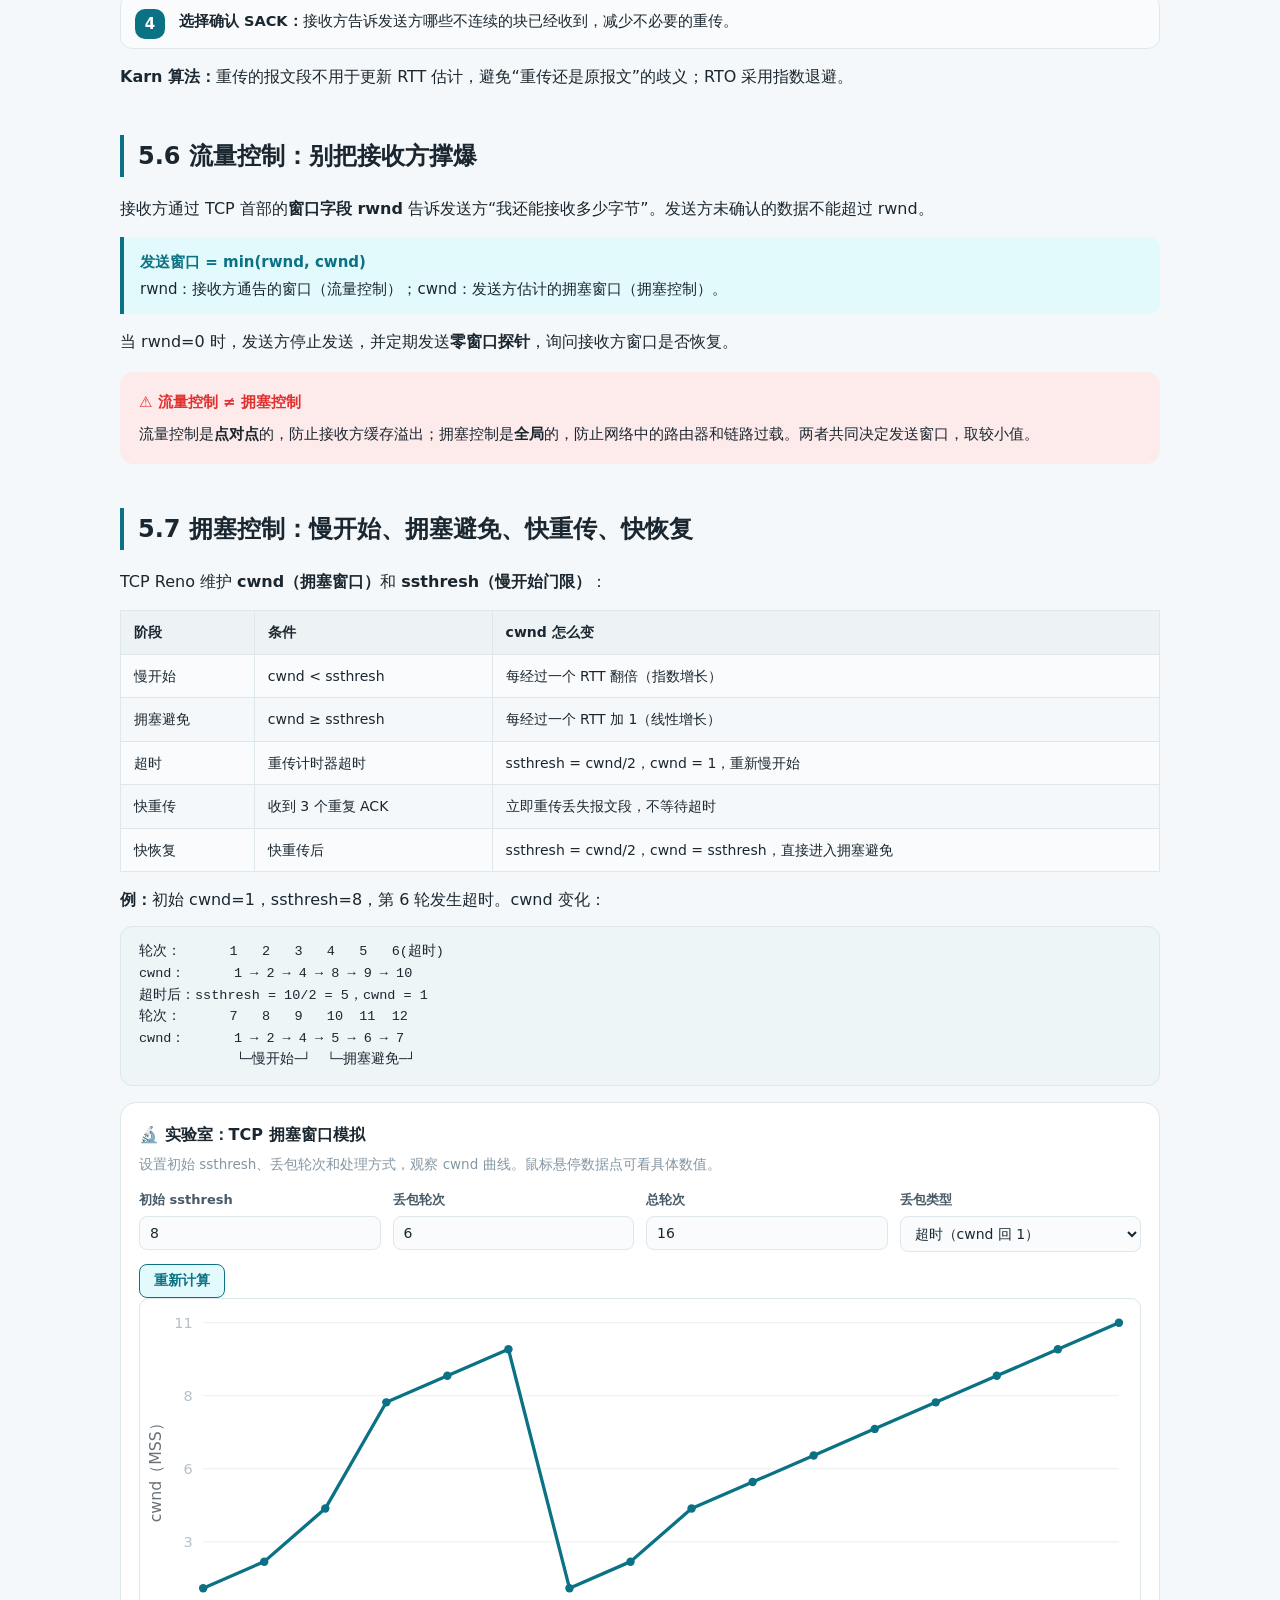
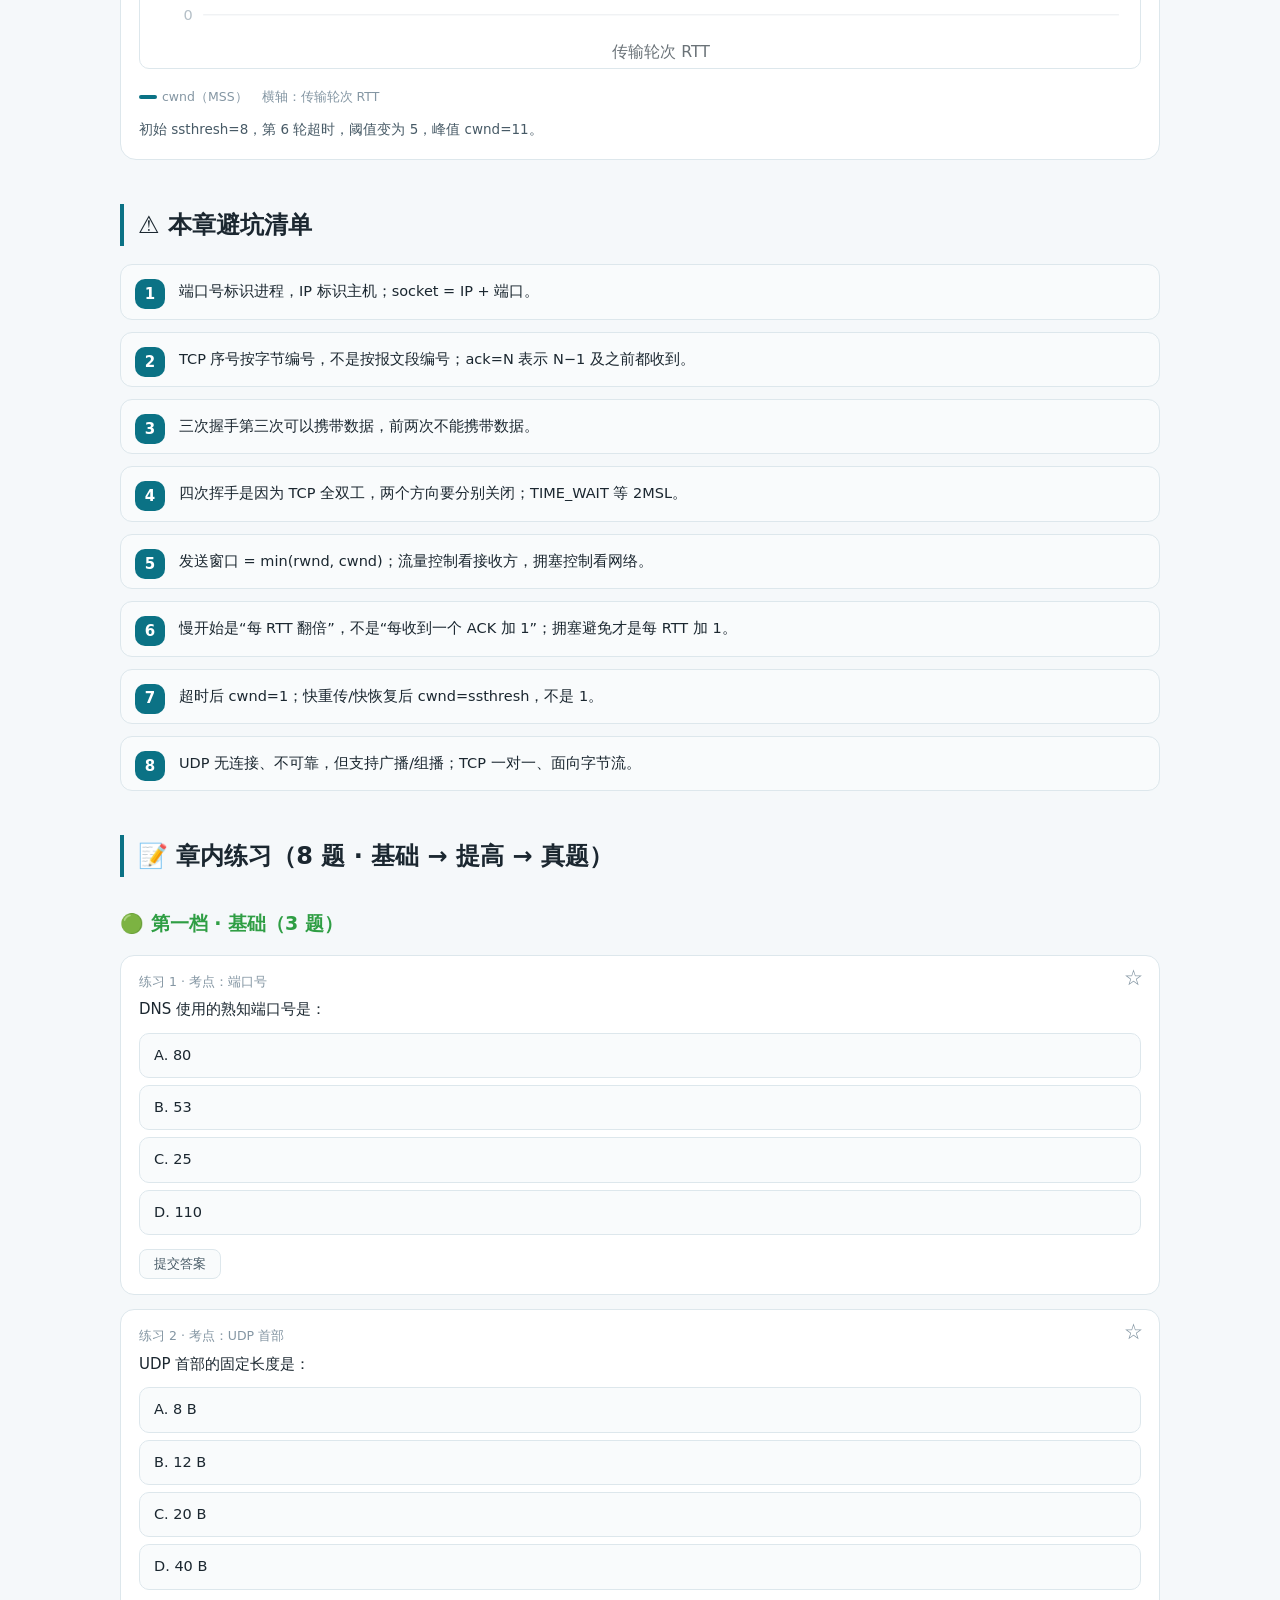
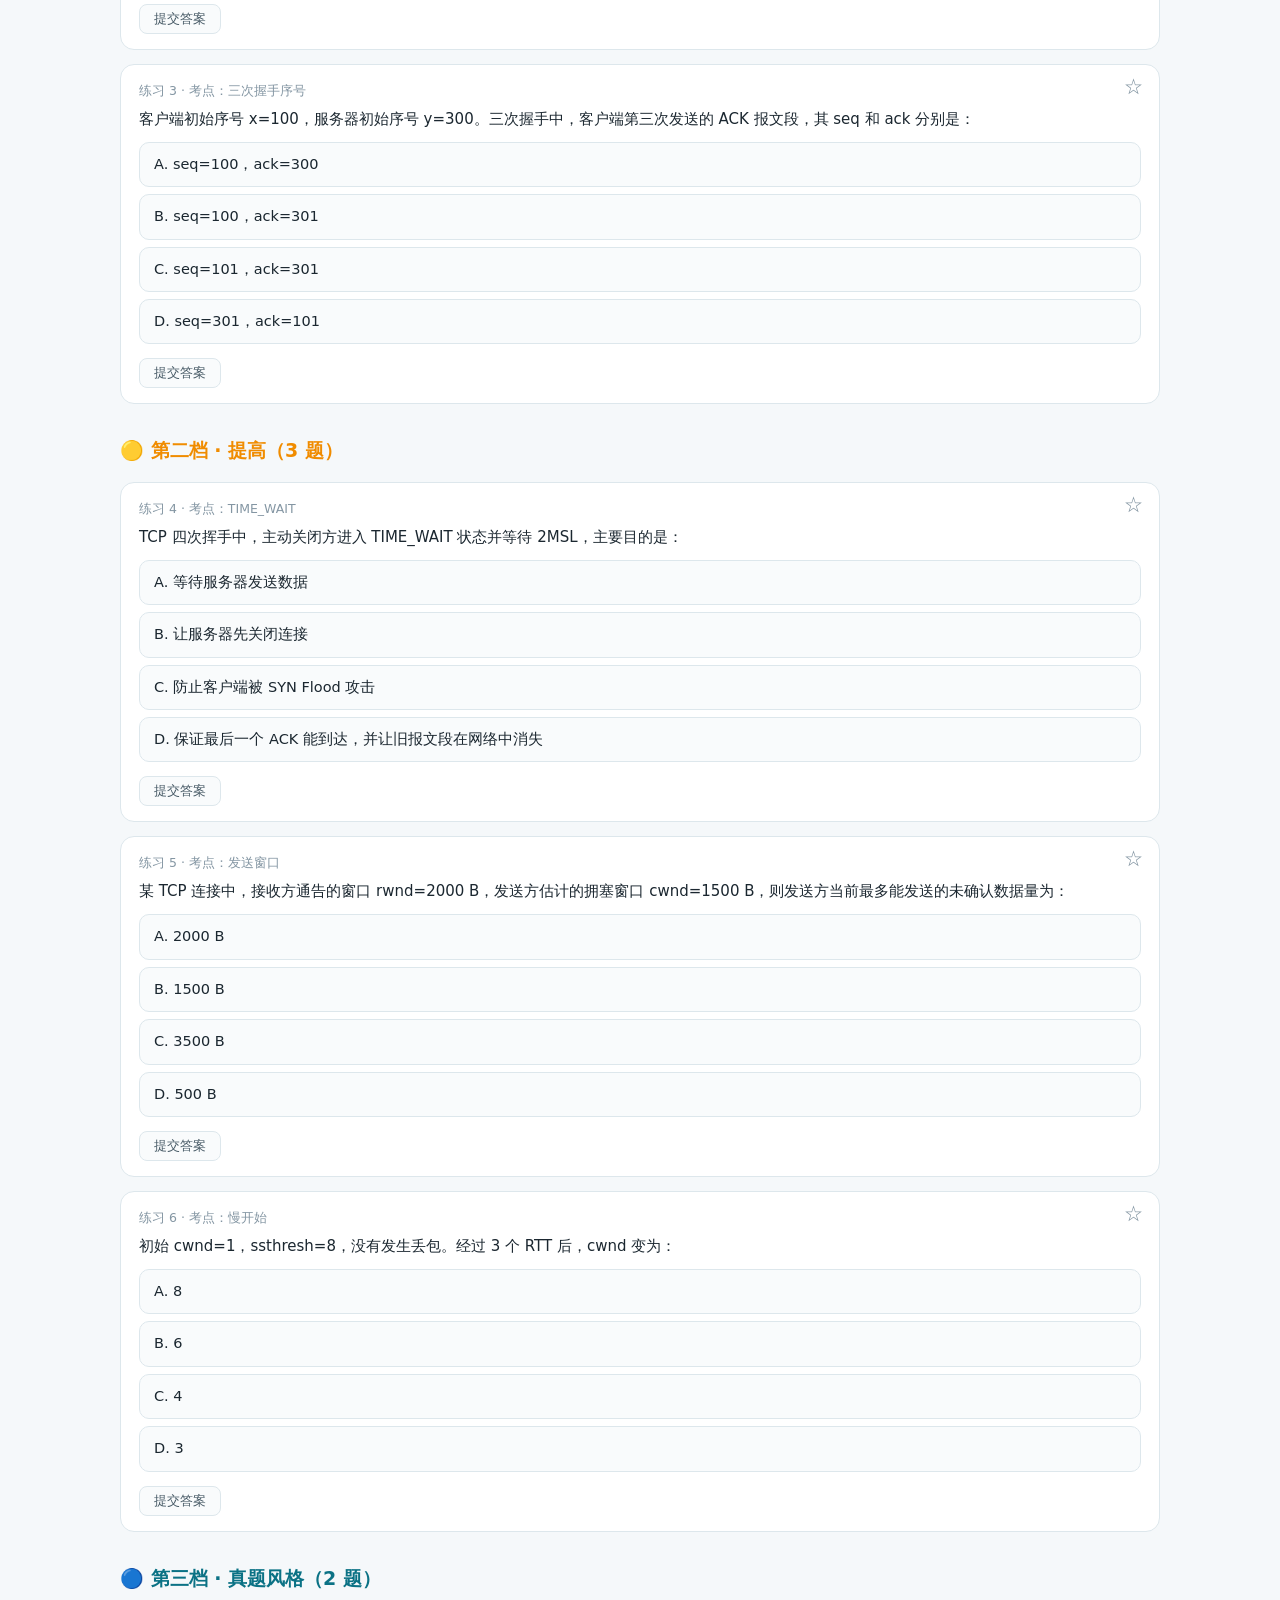
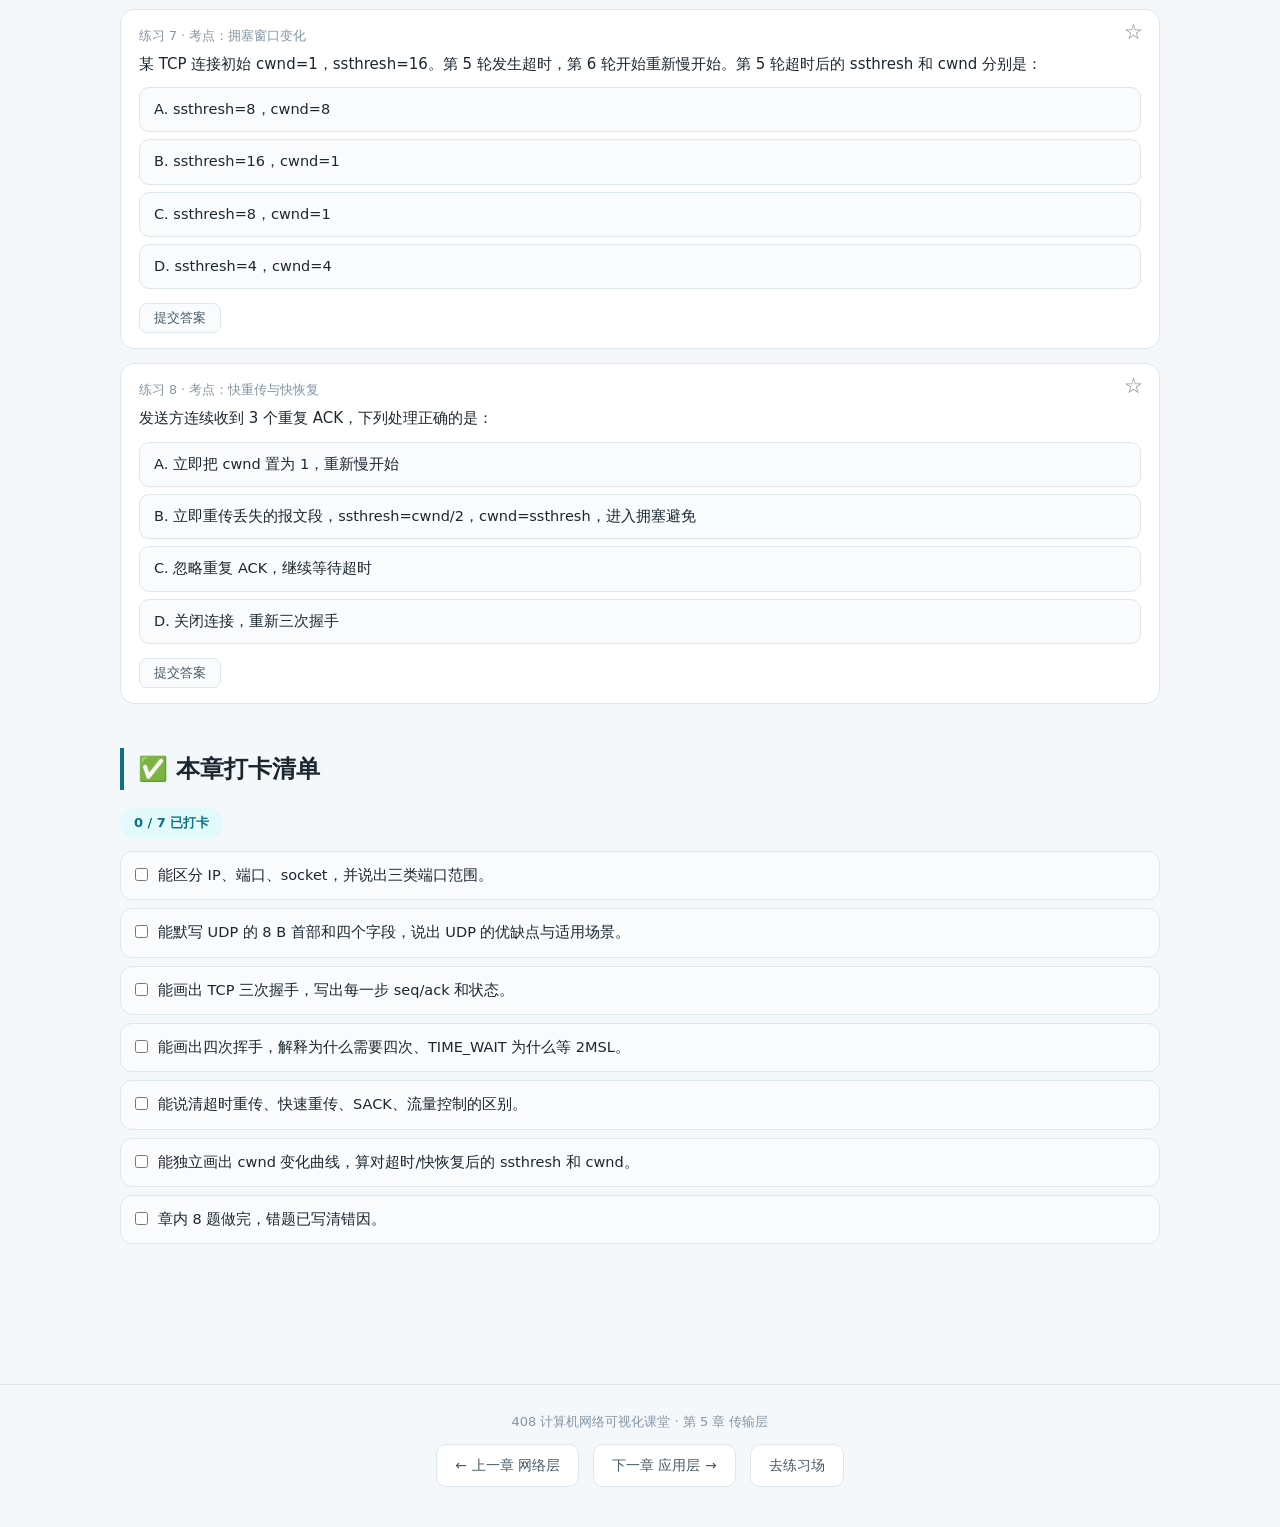
<file: ch05.html>
<!DOCTYPE html>
<html lang="zh-CN" data-theme="light">
<head>
<meta charset="UTF-8">
<meta name="viewport" content="width=device-width, initial-scale=1.0">
<title>第 5 章 传输层 · 408 计算机网络可视化课堂</title>
<link rel="stylesheet" href="assets/style.css?v=1">
</head>
<body>
<nav class="topbar"><div class="topbar-inner">
  <a class="logo" href="index.html"><span class="dot"></span>408 计算机网络可视化课堂</a>
  <div class="nav-links">
    <a href="index.html">总览</a><a href="ch01.html">体系结构</a><a href="ch02.html">物理层</a><a href="ch03.html">数据链路层</a><a href="ch04.html">网络层</a><a href="ch05.html">传输层</a><a href="ch06.html">应用层</a><a href="practice.html">练习场</a><a href="method.html">备考方法论</a><a href="resources.html">资源导航</a>
  </div>
  <button class="theme-btn" title="切换明暗主题">🌙</button>
</div></nav>

<div class="wrap">
  <div class="hero">
    <h1>第 5 章 · 传输层</h1>
    <p>网络层把分组送到主机，传输层才把数据交给“正确的进程”。这一章的主线是 TCP：怎么建立连接、怎么保证可靠、怎么控制流量、怎么应对拥塞。计算题几乎都围绕 cwnd 和 ssthresh。</p>
    <p class="tagline">预计学习 5~6 小时 · 2 个交互实验室 · 8 题练习 · 打卡 7 项</p>
  </div>

  <div class="toc"><span class="toc-label">本页导航</span><a href="#goal">学习目标</a><a href="#s1">端口与复用</a><a href="#s2">UDP</a><a href="#s3">TCP 首部</a><a href="#s4">连接管理</a><a href="#s5">可靠传输</a><a href="#s6">流量控制</a><a href="#s7">拥塞控制</a><a href="#pit">避坑清单</a><a href="#quiz">章内练习</a><a href="#ck">打卡</a></div>

  <div class="callout exam" id="goal"><div class="co-title">🎯 学习目标（学完你应该能）</div>
  ① 说出传输层“进程到进程”的通信含义，区分端口、IP、socket；<br>
  ② 对比 UDP 与 TCP 的首部、特点、适用场景；<br>
  ③ 完整画出三次握手和四次挥手，写出每一步的 seq/ack 与状态；<br>
  ④ 解释 TIME_WAIT 为什么等 2MSL；<br>
  ⑤ 说清超时重传、快速重传、流量控制、拥塞控制的区别；<br>
  ⑥ 根据 ssthresh 和丢包轮次，画出 cwnd 变化曲线并算对数值。</div>

  <h2 class="sec" id="s1">5.1 传输层：从“主机”到“进程”</h2>
  <div class="callout life"><div class="co-title">🏢 生活类比</div>
  IP 地址只能把快递送到<b>公司前台</b>（主机），传输层的端口号才知道要交给<b>哪个部门</b>（进程）。IP 地址 + 端口号 = 完整的收件地址，这就是 socket。</div>
  <p><b>传输层功能：</b>为不同主机上的应用进程提供逻辑通信；提供复用/分用；可选地提供可靠传输、流量控制、拥塞控制。</p>
  <table class="tbl">
    <tr><th>概念</th><th>含义</th></tr>
    <tr><td>端口号</td><td>16 bit，0~65535，标识主机内的一个进程</td></tr>
    <tr><td>socket</td><td>IP 地址 + 端口号，唯一标识网络中的一个端点</td></tr>
    <tr><td>复用</td><td>发送方多个应用进程共用同一个传输层协议发送</td></tr>
    <tr><td>分用</td><td>接收方根据端口号把数据交给正确的应用进程</td></tr>
  </table>
  <h3 class="sub">端口分类与常见端口</h3>
  <table class="tbl">
    <tr><th>范围</th><th>名称</th><th>说明</th></tr>
    <tr><td>0~1023</td><td>熟知端口</td><td>固定分配给常用服务</td></tr>
    <tr><td>1024~49151</td><td>登记端口</td><td>IANA 登记，供普通服务使用</td></tr>
    <tr><td>49152~65535</td><td>临时端口</td><td>客户端临时使用，通信结束释放</td></tr>
  </table>
  <table class="tbl">
    <tr><th>应用</th><th>端口</th><th>传输层协议</th></tr>
    <tr><td>FTP 控制 / 数据</td><td>21 / 20（主动）</td><td>TCP</td></tr>
    <tr><td>SSH / Telnet</td><td>22 / 23</td><td>TCP</td></tr>
    <tr><td>SMTP / POP3 / IMAP</td><td>25 / 110 / 143</td><td>TCP</td></tr>
    <tr><td>DNS</td><td>53</td><td>UDP（区域传送用 TCP）</td></tr>
    <tr><td>DHCP</td><td>67（服务器）/ 68（客户端）</td><td>UDP</td></tr>
    <tr><td>HTTP / HTTPS</td><td>80 / 443</td><td>TCP</td></tr>
    <tr><td>BGP / RIP</td><td>179 / 520</td><td>TCP / UDP</td></tr>
  </table>

  <h2 class="sec" id="s2">5.2 UDP：简单到极致</h2>
  <p>UDP 只在 IP 之上加了 8 B 首部：源端口、目的端口、长度、校验和。它<b>无连接、不可靠、无流量控制、无拥塞控制</b>，但开销小、延迟低，支持一对一、一对多、多对多。</p>
  <table class="tbl">
    <tr><th>优点</th><th>代价 / 适用</th></tr>
    <tr><td>首部小、无连接建立、实时性好；支持组播/广播</td><td>不保证到达、不保证顺序；应用自己处理重传/排序。适合 DNS、DHCP、TFTP、视频/语音、游戏</td></tr>
  </table>
  <div class="callout exam"><div class="co-title">📌 UDP 校验和</div>
  UDP 校验和计算时要加<b>伪首部</b>（源 IP、目的 IP、协议号、UDP 长度），目的是让接收方能确认数据报确实到达了正确的主机和协议。伪首部只参与计算，不实际传输。</div>

  <h2 class="sec" id="s3">5.3 TCP 首部：20 B 里的信息</h2>
  <table class="tbl">
    <tr><th>字段</th><th>长度</th><th>作用 / 考点</th></tr>
    <tr><td>源端口 / 目的端口</td><td>各 16 bit</td><td>标识发送/接收进程</td></tr>
    <tr><td>序号 seq</td><td>32 bit</td><td>本报文段第一个字节的序号；初始序号 ISN 随机</td></tr>
    <tr><td>确认号 ack</td><td>32 bit</td><td>期望收到的下一个字节序号；ack=N 表示 N−1 及之前都收到了</td></tr>
    <tr><td>数据偏移</td><td>4 bit</td><td>首部长度，单位 4 B；最小 5（20 B）</td></tr>
    <tr><td>标志位</td><td>6 bit</td><td>URG、ACK、PSH、RST、SYN、FIN</td></tr>
    <tr><td>窗口</td><td>16 bit</td><td>接收窗口 rwnd，用于流量控制</td></tr>
    <tr><td>校验和</td><td>16 bit</td><td>校验首部 + 数据 + 伪首部</td></tr>
    <tr><td>紧急指针</td><td>16 bit</td><td>URG=1 时指出紧急数据末尾</td></tr>
  </table>
  <div class="callout warn"><div class="co-title">⚠️ 序号按字节编号</div>
  TCP 是<b>字节流</b>协议：seq 指的是“这个报文段第一个字节在整个字节流中的位置”，不是“第几个报文段”。若一个报文段携带 100 B，seq=1001，则下一个报文段 seq=1101。</div>

  <h2 class="sec" id="s4">5.4 连接管理：三次握手与四次挥手</h2>

  <h3 class="sub">5.4.1 三次握手</h3>
  <pre class="code">客户端                                     服务器
  |------------ SYN=1, seq=x -------------->|   客户端：SYN_SENT
  |<------ SYN=1, ACK=1, seq=y, ack=x+1 ----|   服务器：SYN_RCVD
  |------------ ACK=1, seq=x+1, ack=y+1 --->|   双方：ESTABLISHED</pre>
  <div class="steps">
    <div class="step"><b>第一次：</b>客户端发送 SYN，告诉服务器“我想建连接，我的初始序号是 x”。</div>
    <div class="step"><b>第二次：</b>服务器回复 SYN+ACK，既确认 x，又告诉客户端自己的初始序号 y。</div>
    <div class="step"><b>第三次：</b>客户端确认 y。此时双方都确认了对方的发送和接收能力，连接建立。</div>
  </div>
  <div class="callout exam"><div class="co-title">📌 为什么是三次，不是两次</div>
  两次只能让服务器确认“客户端能发、服务器能收”，但服务器无法确认“客户端能收、服务器能发”。第三次 ACK 让服务器确认自己的 SYN 被收到。另一个作用是<b>防止旧连接请求</b>：网络中滞留的旧 SYN 到达服务器，若只两次握手，服务器会直接建立一个无效连接；三次握手下客户端不会发第三次 ACK，服务器最终超时释放。</div>

  <div class="demo" id="lab-hs">
    <div class="demo-title">🔬 实验室：TCP 三次握手</div>
    <div class="demo-desc">点“下一步”逐条看报文和状态变化。注意 seq 和 ack 的对应关系。</div>
    <div class="step-list" id="hs-steps"></div>
    <div class="demo-ctrl">
      <button id="hs-next">下一步 →</button>
      <button id="hs-reset" class="ghost">重置</button>
    </div>
    <div class="demo-note" id="hs-note"></div>
  </div>

  <h3 class="sub">5.4.2 四次挥手</h3>
  <pre class="code">客户端                                     服务器
  |------------ FIN=1, seq=u ------------->|   客户端：FIN_WAIT_1
  |<----------- ACK=1, ack=u+1 ------------|   服务器：CLOSE_WAIT
  |<----------- FIN=1, seq=w, ack=u+1 -----|   服务器：LAST_ACK
  |------------ ACK=1, ack=w+1 ----------->|   客户端：TIME_WAIT → 2MSL → CLOSED</pre>
  <p>TCP 是全双工的，两个方向要分别关闭，所以需要四次。服务器收到 FIN 后可能还有数据要发，因此先回 ACK，等数据发完再发自己的 FIN。</p>
  <div class="callout exam"><div class="co-title">📌 TIME_WAIT 为什么等 2MSL</div>
  ① 保证最后一个 ACK 能到达服务器：若 ACK 丢失，服务器会重发 FIN，客户端还能再回 ACK；<br>
  ② 让本连接中滞留的旧报文段在网络中消失，避免影响下一个使用相同端口的新连接。<br>
  MSL 是报文段最大生存时间，2MSL 是一个往返的上限。</div>

  <h3 class="sub">5.4.3 状态与攻击</h3>
  <p>常见状态：CLOSED、LISTEN、SYN_SENT、SYN_RCVD、ESTABLISHED、FIN_WAIT_1、FIN_WAIT_2、CLOSE_WAIT、LAST_ACK、TIME_WAIT。SYN Flood 攻击就是大量半开连接停在 SYN_RCVD，耗尽服务器 backlog。</p>

  <h2 class="sec" id="s5">5.5 可靠传输：确认、重传、排序</h2>
  <div class="steps">
    <div class="step"><b>序号与确认：</b>每个字节都有序号，接收方用累积确认告诉发送方“我已经连续收到哪里”。</div>
    <div class="step"><b>超时重传：</b>发送方为报文段设置定时器，超时未收到 ACK 就重传。RTO 根据 RTT 动态估算。</div>
    <div class="step"><b>快速重传：</b>发送方连续收到 <b>3 个重复 ACK</b>，不等超时就重传丢失的报文段。</div>
    <div class="step"><b>选择确认 SACK：</b>接收方告诉发送方哪些不连续的块已经收到，减少不必要的重传。</div>
  </div>
  <p><b>Karn 算法：</b>重传的报文段不用于更新 RTT 估计，避免“重传还是原报文”的歧义；RTO 采用指数退避。</p>

  <h2 class="sec" id="s6">5.6 流量控制：别把接收方撑爆</h2>
  <p>接收方通过 TCP 首部的<b>窗口字段 rwnd</b> 告诉发送方“我还能接收多少字节”。发送方未确认的数据不能超过 rwnd。</p>
  <div class="formula">
    <b>发送窗口 = min(rwnd, cwnd)</b><br>
    rwnd：接收方通告的窗口（流量控制）；cwnd：发送方估计的拥塞窗口（拥塞控制）。
  </div>
  <p>当 rwnd=0 时，发送方停止发送，并定期发送<b>零窗口探针</b>，询问接收方窗口是否恢复。</p>
  <div class="callout warn"><div class="co-title">⚠️ 流量控制 ≠ 拥塞控制</div>
  流量控制是<b>点对点</b>的，防止接收方缓存溢出；拥塞控制是<b>全局</b>的，防止网络中的路由器和链路过载。两者共同决定发送窗口，取较小值。</div>

  <h2 class="sec" id="s7">5.7 拥塞控制：慢开始、拥塞避免、快重传、快恢复</h2>
  <p>TCP Reno 维护 <b>cwnd（拥塞窗口）</b>和 <b>ssthresh（慢开始门限）</b>：</p>
  <table class="tbl">
    <tr><th>阶段</th><th>条件</th><th>cwnd 怎么变</th></tr>
    <tr><td>慢开始</td><td>cwnd &lt; ssthresh</td><td>每经过一个 RTT 翻倍（指数增长）</td></tr>
    <tr><td>拥塞避免</td><td>cwnd ≥ ssthresh</td><td>每经过一个 RTT 加 1（线性增长）</td></tr>
    <tr><td>超时</td><td>重传计时器超时</td><td>ssthresh = cwnd/2，cwnd = 1，重新慢开始</td></tr>
    <tr><td>快重传</td><td>收到 3 个重复 ACK</td><td>立即重传丢失报文段，不等待超时</td></tr>
    <tr><td>快恢复</td><td>快重传后</td><td>ssthresh = cwnd/2，cwnd = ssthresh，直接进入拥塞避免</td></tr>
  </table>
  <p><b>例：</b>初始 cwnd=1，ssthresh=8，第 6 轮发生超时。cwnd 变化：</p>
  <pre class="code">轮次：      1   2   3   4   5   6(超时)
cwnd：      1 → 2 → 4 → 8 → 9 → 10
超时后：ssthresh = 10/2 = 5，cwnd = 1
轮次：      7   8   9   10  11  12
cwnd：      1 → 2 → 4 → 5 → 6 → 7
            └─慢开始─┘  └─拥塞避免─┘</pre>

  <div class="demo" id="lab-cwnd">
    <div class="demo-title">🔬 实验室：TCP 拥塞窗口模拟</div>
    <div class="demo-desc">设置初始 ssthresh、丢包轮次和处理方式，观察 cwnd 曲线。鼠标悬停数据点可看具体数值。</div>
    <div class="lab-grid">
      <label class="lab-field"><span>初始 ssthresh</span><input id="cw-ssthresh" type="number" min="2" value="8"></label>
      <label class="lab-field"><span>丢包轮次</span><input id="cw-loss" type="number" min="2" value="6"></label>
      <label class="lab-field"><span>总轮次</span><input id="cw-rounds" type="number" min="5" max="30" value="16"></label>
      <label class="lab-field"><span>丢包类型</span>
        <select id="cw-mode"><option value="timeout">超时（cwnd 回 1）</option><option value="fast">3 个重复 ACK（快恢复）</option></select>
      </label>
    </div>
    <div class="demo-ctrl"><button id="cw-calc">重新计算</button></div>
    <svg id="cw-svg" class="tcp-chart" viewBox="0 0 760 280" role="img" aria-label="拥塞窗口变化曲线"></svg>
    <div class="chart-legend"><span><i style="background:var(--brand)"></i>cwnd（MSS）</span><span>横轴：传输轮次 RTT</span></div>
    <div class="demo-note" id="cw-note"></div>
  </div>

  <h2 class="sec" id="pit">⚠️ 本章避坑清单</h2>
  <div class="steps">
    <div class="step">端口号标识进程，IP 标识主机；socket = IP + 端口。</div>
    <div class="step">TCP 序号按字节编号，不是按报文段编号；ack=N 表示 N−1 及之前都收到。</div>
    <div class="step">三次握手第三次可以携带数据，前两次不能携带数据。</div>
    <div class="step">四次挥手是因为 TCP 全双工，两个方向要分别关闭；TIME_WAIT 等 2MSL。</div>
    <div class="step">发送窗口 = min(rwnd, cwnd)；流量控制看接收方，拥塞控制看网络。</div>
    <div class="step">慢开始是“每 RTT 翻倍”，不是“每收到一个 ACK 加 1”；拥塞避免才是每 RTT 加 1。</div>
    <div class="step">超时后 cwnd=1；快重传/快恢复后 cwnd=ssthresh，不是 1。</div>
    <div class="step">UDP 无连接、不可靠，但支持广播/组播；TCP 一对一、面向字节流。</div>
  </div>

  <h2 class="sec" id="quiz">📝 章内练习（8 题 · 基础 → 提高 → 真题）</h2>
  <h3 class="sub" style="color:var(--green)">🟢 第一档 · 基础（3 题）</h3>

  <div class="quiz" data-answer="B" data-diff="basic">
    <div class="q-head"><div class="q-tag">练习 1 · 考点：端口号</div>
    DNS 使用的熟知端口号是：</div>
    <div class="opts">
      <div class="opt" data-opt="A">A. 80</div>
      <div class="opt" data-opt="B">B. 53</div>
      <div class="opt" data-opt="C">C. 25</div>
      <div class="opt" data-opt="D">D. 110</div>
    </div>
    <div class="q-foot"><button class="btn-ans">提交答案</button><span class="q-res"></span></div>
    <div class="q-exp"><b>答案：B。</b>DNS 使用 53 端口，通常基于 UDP；区域传送等场景使用 TCP。80 是 HTTP，25 是 SMTP，110 是 POP3。</div>
  </div>

  <div class="quiz" data-answer="A" data-diff="basic">
    <div class="q-head"><div class="q-tag">练习 2 · 考点：UDP 首部</div>
    UDP 首部的固定长度是：</div>
    <div class="opts">
      <div class="opt" data-opt="A">A. 8 B</div>
      <div class="opt" data-opt="B">B. 12 B</div>
      <div class="opt" data-opt="C">C. 20 B</div>
      <div class="opt" data-opt="D">D. 40 B</div>
    </div>
    <div class="q-foot"><button class="btn-ans">提交答案</button><span class="q-res"></span></div>
    <div class="q-exp"><b>答案：A。</b>UDP 首部只有源端口、目的端口、长度、校验和四个字段，各 2 B，共 8 B；TCP 首部最小 20 B。</div>
  </div>

  <div class="quiz" data-answer="C" data-diff="basic">
    <div class="q-head"><div class="q-tag">练习 3 · 考点：三次握手序号</div>
    客户端初始序号 x=100，服务器初始序号 y=300。三次握手中，客户端第三次发送的 ACK 报文段，其 seq 和 ack 分别是：</div>
    <div class="opts">
      <div class="opt" data-opt="A">A. seq=100，ack=300</div>
      <div class="opt" data-opt="B">B. seq=100，ack=301</div>
      <div class="opt" data-opt="C">C. seq=101，ack=301</div>
      <div class="opt" data-opt="D">D. seq=301，ack=101</div>
    </div>
    <div class="q-foot"><button class="btn-ans">提交答案</button><span class="q-res"></span></div>
    <div class="q-exp"><b>答案：C。</b>服务器第二次发送 ack=x+1=101、seq=y=300；客户端第三次确认服务器，所以 seq=x+1=101、ack=y+1=301。注意 SYN 占一个序号。</div>
  </div>

  <h3 class="sub" style="color:var(--accent)">🟡 第二档 · 提高（3 题）</h3>

  <div class="quiz" data-answer="D" data-diff="mid">
    <div class="q-head"><div class="q-tag">练习 4 · 考点：TIME_WAIT</div>
    TCP 四次挥手中，主动关闭方进入 TIME_WAIT 状态并等待 2MSL，主要目的是：</div>
    <div class="opts">
      <div class="opt" data-opt="A">A. 等待服务器发送数据</div>
      <div class="opt" data-opt="B">B. 让服务器先关闭连接</div>
      <div class="opt" data-opt="C">C. 防止客户端被 SYN Flood 攻击</div>
      <div class="opt" data-opt="D">D. 保证最后一个 ACK 能到达，并让旧报文段在网络中消失</div>
    </div>
    <div class="q-foot"><button class="btn-ans">提交答案</button><span class="q-res"></span></div>
    <div class="q-exp"><b>答案：D。</b>若最后一个 ACK 丢失，服务器会重发 FIN，客户端在 2MSL 内还能再回 ACK；同时等待旧连接的滞留报文段过期，避免干扰使用相同端口的新连接。</div>
  </div>

  <div class="quiz" data-answer="B" data-diff="mid">
    <div class="q-head"><div class="q-tag">练习 5 · 考点：发送窗口</div>
    某 TCP 连接中，接收方通告的窗口 rwnd=2000 B，发送方估计的拥塞窗口 cwnd=1500 B，则发送方当前最多能发送的未确认数据量为：</div>
    <div class="opts">
      <div class="opt" data-opt="A">A. 2000 B</div>
      <div class="opt" data-opt="B">B. 1500 B</div>
      <div class="opt" data-opt="C">C. 3500 B</div>
      <div class="opt" data-opt="D">D. 500 B</div>
    </div>
    <div class="q-foot"><button class="btn-ans">提交答案</button><span class="q-res"></span></div>
    <div class="q-exp"><b>答案：B。</b>发送窗口取 rwnd 和 cwnd 的较小值：min(2000,1500)=1500 B。流量控制和拥塞控制同时限制发送速率。</div>
  </div>

  <div class="quiz" data-answer="A" data-diff="mid">
    <div class="q-head"><div class="q-tag">练习 6 · 考点：慢开始</div>
    初始 cwnd=1，ssthresh=8，没有发生丢包。经过 3 个 RTT 后，cwnd 变为：</div>
    <div class="opts">
      <div class="opt" data-opt="A">A. 8</div>
      <div class="opt" data-opt="B">B. 6</div>
      <div class="opt" data-opt="C">C. 4</div>
      <div class="opt" data-opt="D">D. 3</div>
    </div>
    <div class="q-foot"><button class="btn-ans">提交答案</button><span class="q-res"></span></div>
    <div class="q-exp"><b>答案：A。</b>慢开始每 RTT 翻倍：1→2→4→8。第 3 个 RTT 后到达 8，正好等于 ssthresh；之后进入拥塞避免，每 RTT 加 1。</div>
  </div>

  <h3 class="sub" style="color:var(--brand)">🔵 第三档 · 真题风格（2 题）</h3>

  <div class="quiz" data-answer="C" data-diff="real">
    <div class="q-head"><div class="q-tag">练习 7 · 考点：拥塞窗口变化</div>
    某 TCP 连接初始 cwnd=1，ssthresh=16。第 5 轮发生超时，第 6 轮开始重新慢开始。第 5 轮超时后的 ssthresh 和 cwnd 分别是：</div>
    <div class="opts">
      <div class="opt" data-opt="A">A. ssthresh=8，cwnd=8</div>
      <div class="opt" data-opt="B">B. ssthresh=16，cwnd=1</div>
      <div class="opt" data-opt="C">C. ssthresh=8，cwnd=1</div>
      <div class="opt" data-opt="D">D. ssthresh=4，cwnd=4</div>
    </div>
    <div class="q-foot"><button class="btn-ans">提交答案</button><span class="q-res"></span></div>
    <div class="q-exp"><b>答案：C。</b>cwnd 变化：1→2→4→8→16（第 4 轮后到 16），第 5 轮进入拥塞避免变为 17，此时超时。ssthresh = 17/2 取整 8（教材常按当前 cwnd 的一半），cwnd=1，重新慢开始。</div>
  </div>

  <div class="quiz" data-answer="B" data-diff="real">
    <div class="q-head"><div class="q-tag">练习 8 · 考点：快重传与快恢复</div>
    发送方连续收到 3 个重复 ACK，下列处理正确的是：</div>
    <div class="opts">
      <div class="opt" data-opt="A">A. 立即把 cwnd 置为 1，重新慢开始</div>
      <div class="opt" data-opt="B">B. 立即重传丢失的报文段，ssthresh=cwnd/2，cwnd=ssthresh，进入拥塞避免</div>
      <div class="opt" data-opt="C">C. 忽略重复 ACK，继续等待超时</div>
      <div class="opt" data-opt="D">D. 关闭连接，重新三次握手</div>
    </div>
    <div class="q-foot"><button class="btn-ans">提交答案</button><span class="q-res"></span></div>
    <div class="q-exp"><b>答案：B。</b>3 个重复 ACK 说明某个报文段丢失，触发快重传；快恢复把 ssthresh 设为 cwnd/2，cwnd 设为新 ssthresh，直接进入拥塞避免，而不是回到 1。超时才回到 1。</div>
  </div>

  <h2 class="sec" id="ck">✅ 本章打卡清单</h2>
  <div data-ck-scope>
    <p><span class="progress-pill">0 / 7 已打卡</span></p>
    <div class="checklist">
      <label class="check-item" data-ck="ch05-1"><input type="checkbox"><span>能区分 IP、端口、socket，并说出三类端口范围。</span></label>
      <label class="check-item" data-ck="ch05-2"><input type="checkbox"><span>能默写 UDP 的 8 B 首部和四个字段，说出 UDP 的优缺点与适用场景。</span></label>
      <label class="check-item" data-ck="ch05-3"><input type="checkbox"><span>能画出 TCP 三次握手，写出每一步 seq/ack 和状态。</span></label>
      <label class="check-item" data-ck="ch05-4"><input type="checkbox"><span>能画出四次挥手，解释为什么需要四次、TIME_WAIT 为什么等 2MSL。</span></label>
      <label class="check-item" data-ck="ch05-5"><input type="checkbox"><span>能说清超时重传、快速重传、SACK、流量控制的区别。</span></label>
      <label class="check-item" data-ck="ch05-6"><input type="checkbox"><span>能独立画出 cwnd 变化曲线，算对超时/快恢复后的 ssthresh 和 cwnd。</span></label>
      <label class="check-item" data-ck="ch05-7"><input type="checkbox"><span>章内 8 题做完，错题已写清错因。</span></label>
    </div>
  </div>
</div>

<footer>
  408 计算机网络可视化课堂 · 第 5 章 传输层<br>
  <div class="pagers">
    <a href="ch04.html">← 上一章 网络层</a><a href="ch06.html">下一章 应用层 →</a><a href="practice.html">去练习场</a>
  </div>
</footer>
<script src="assets/app.js?v=2"></script>
<script src="assets/labs.js?v=1"></script>
</body>
</html>
</file>
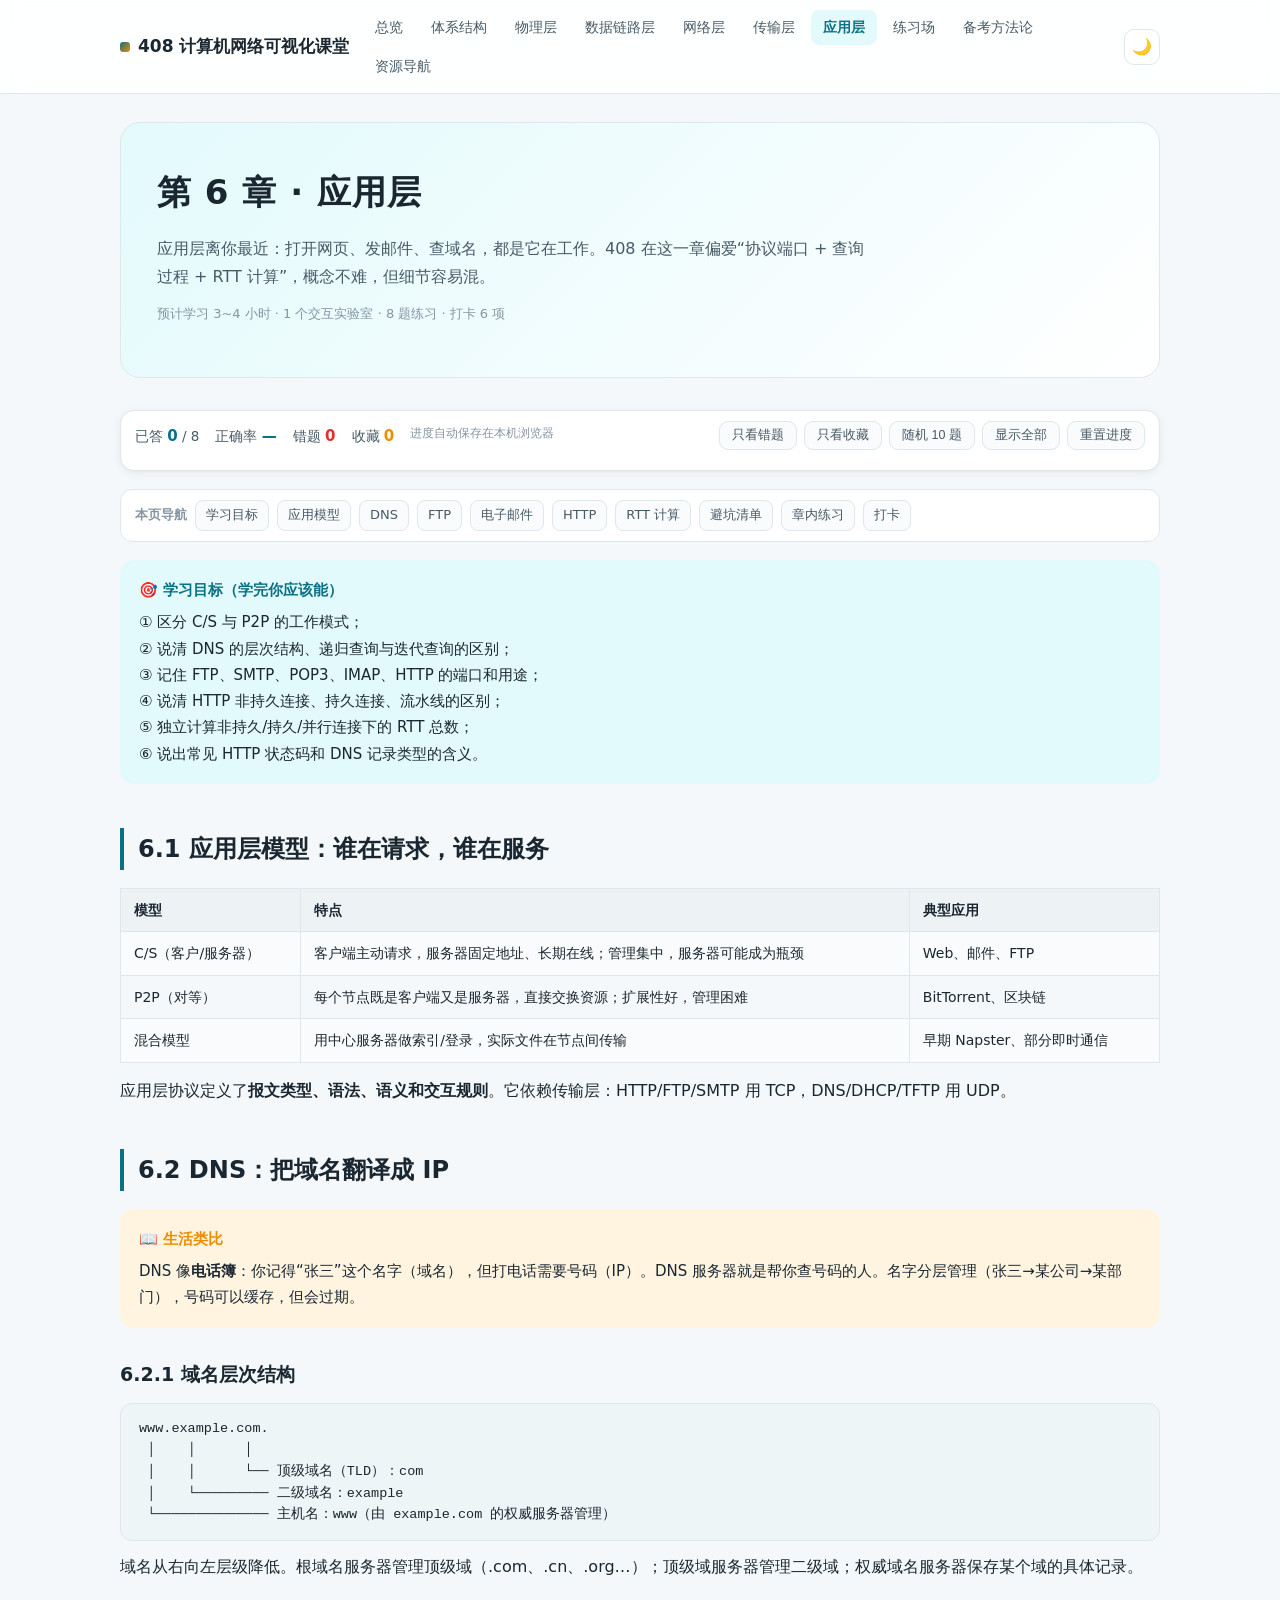
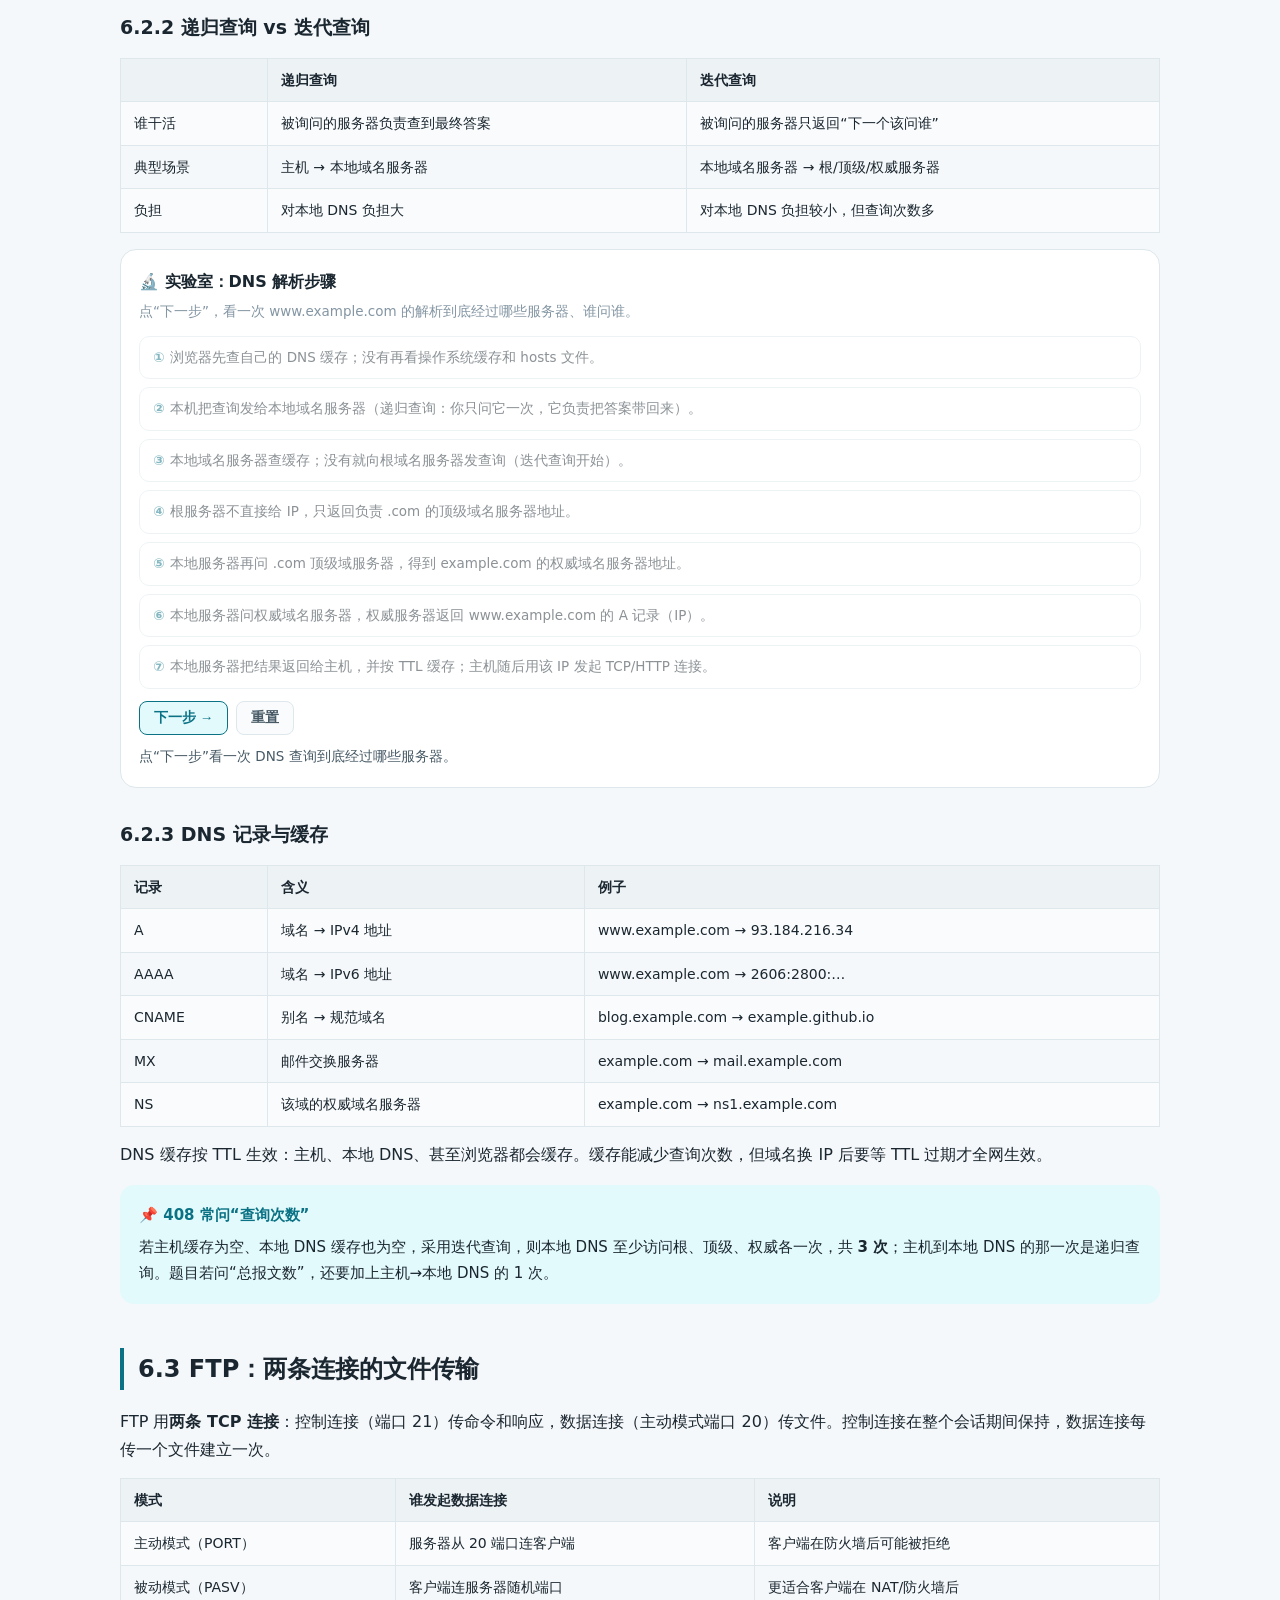
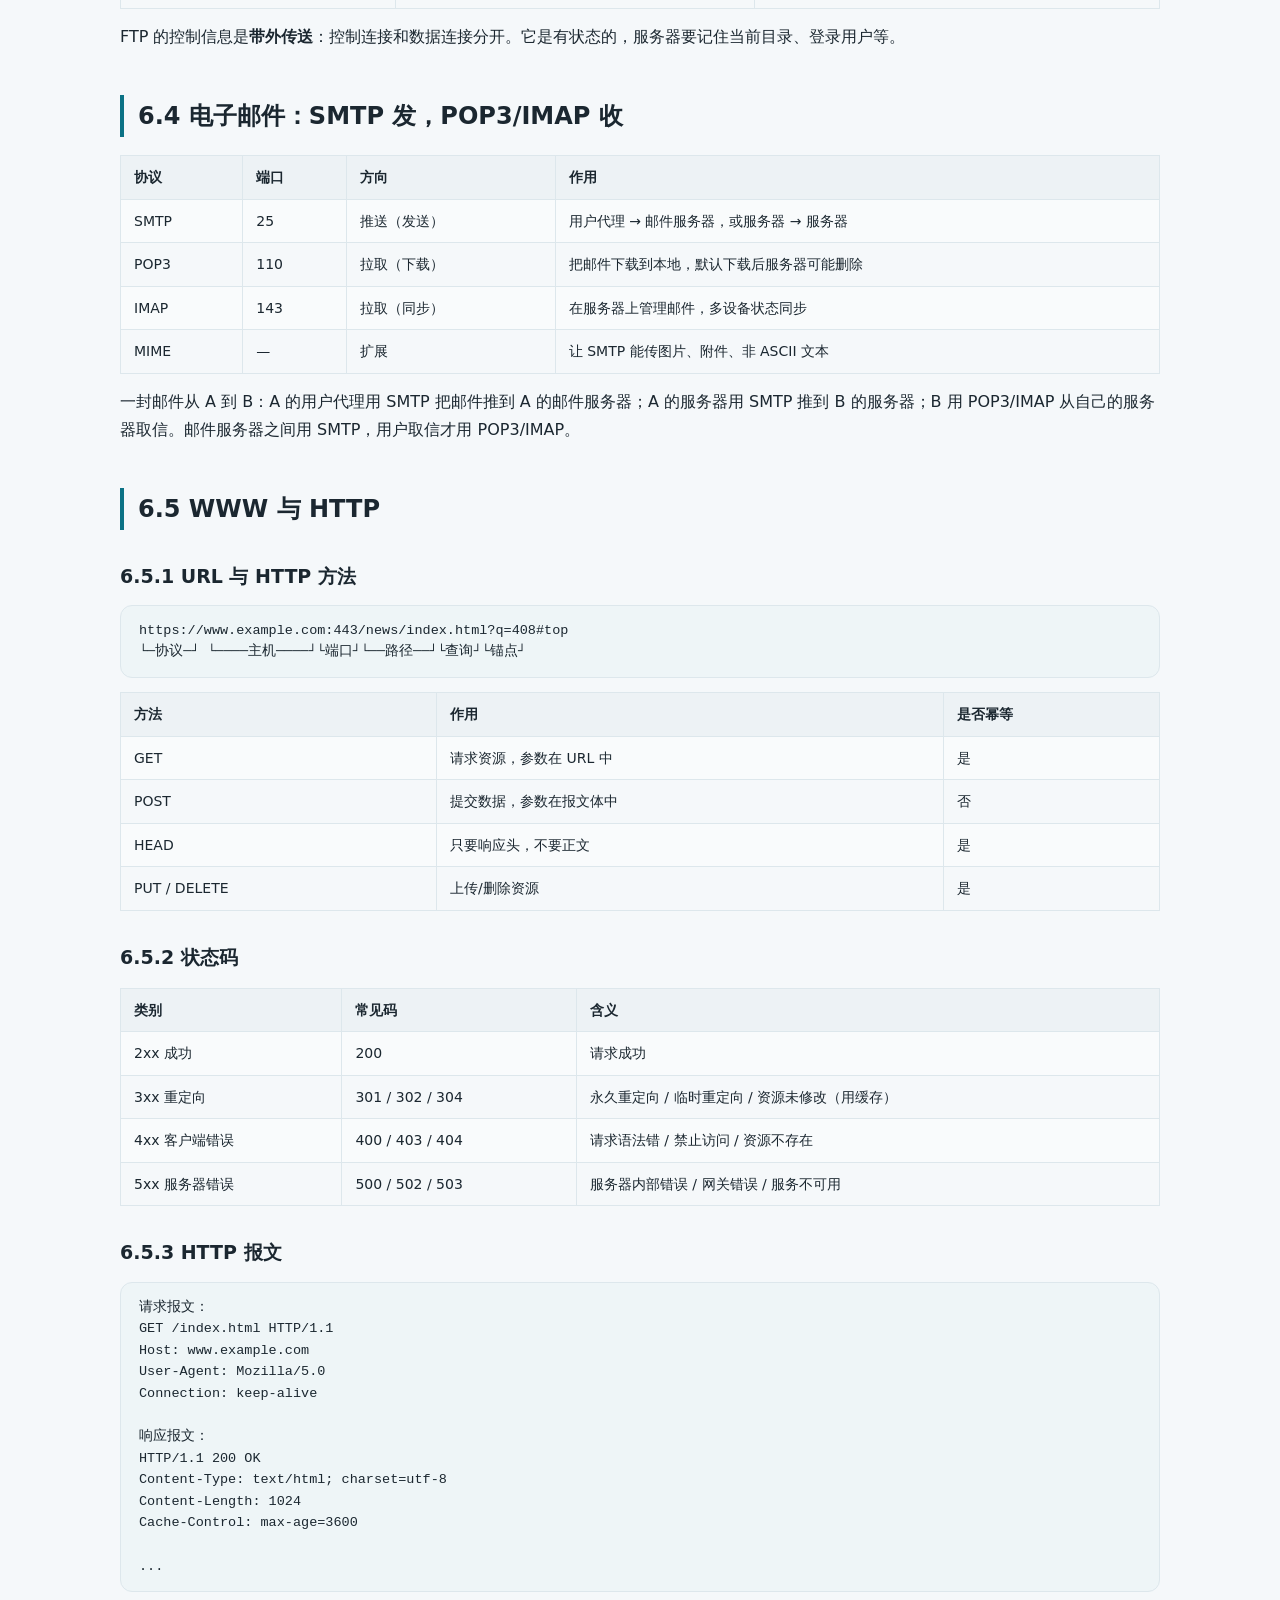
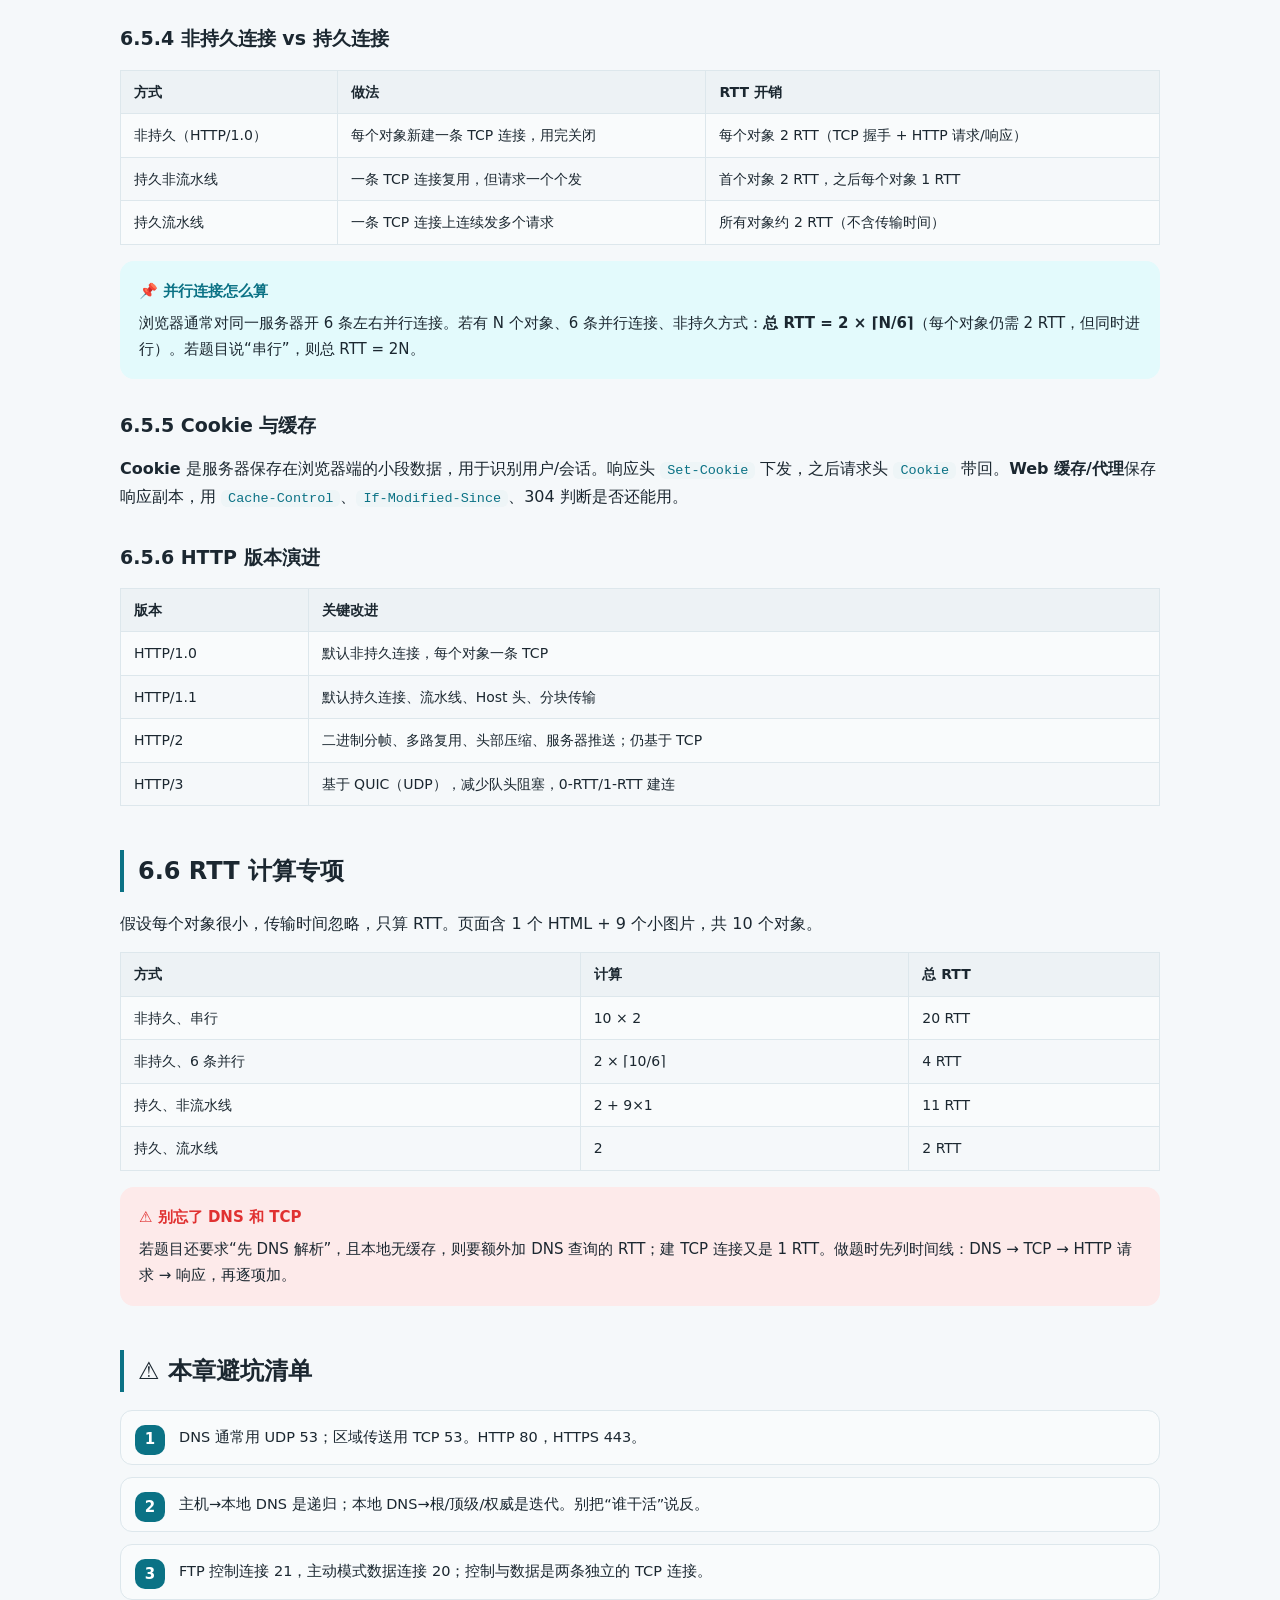
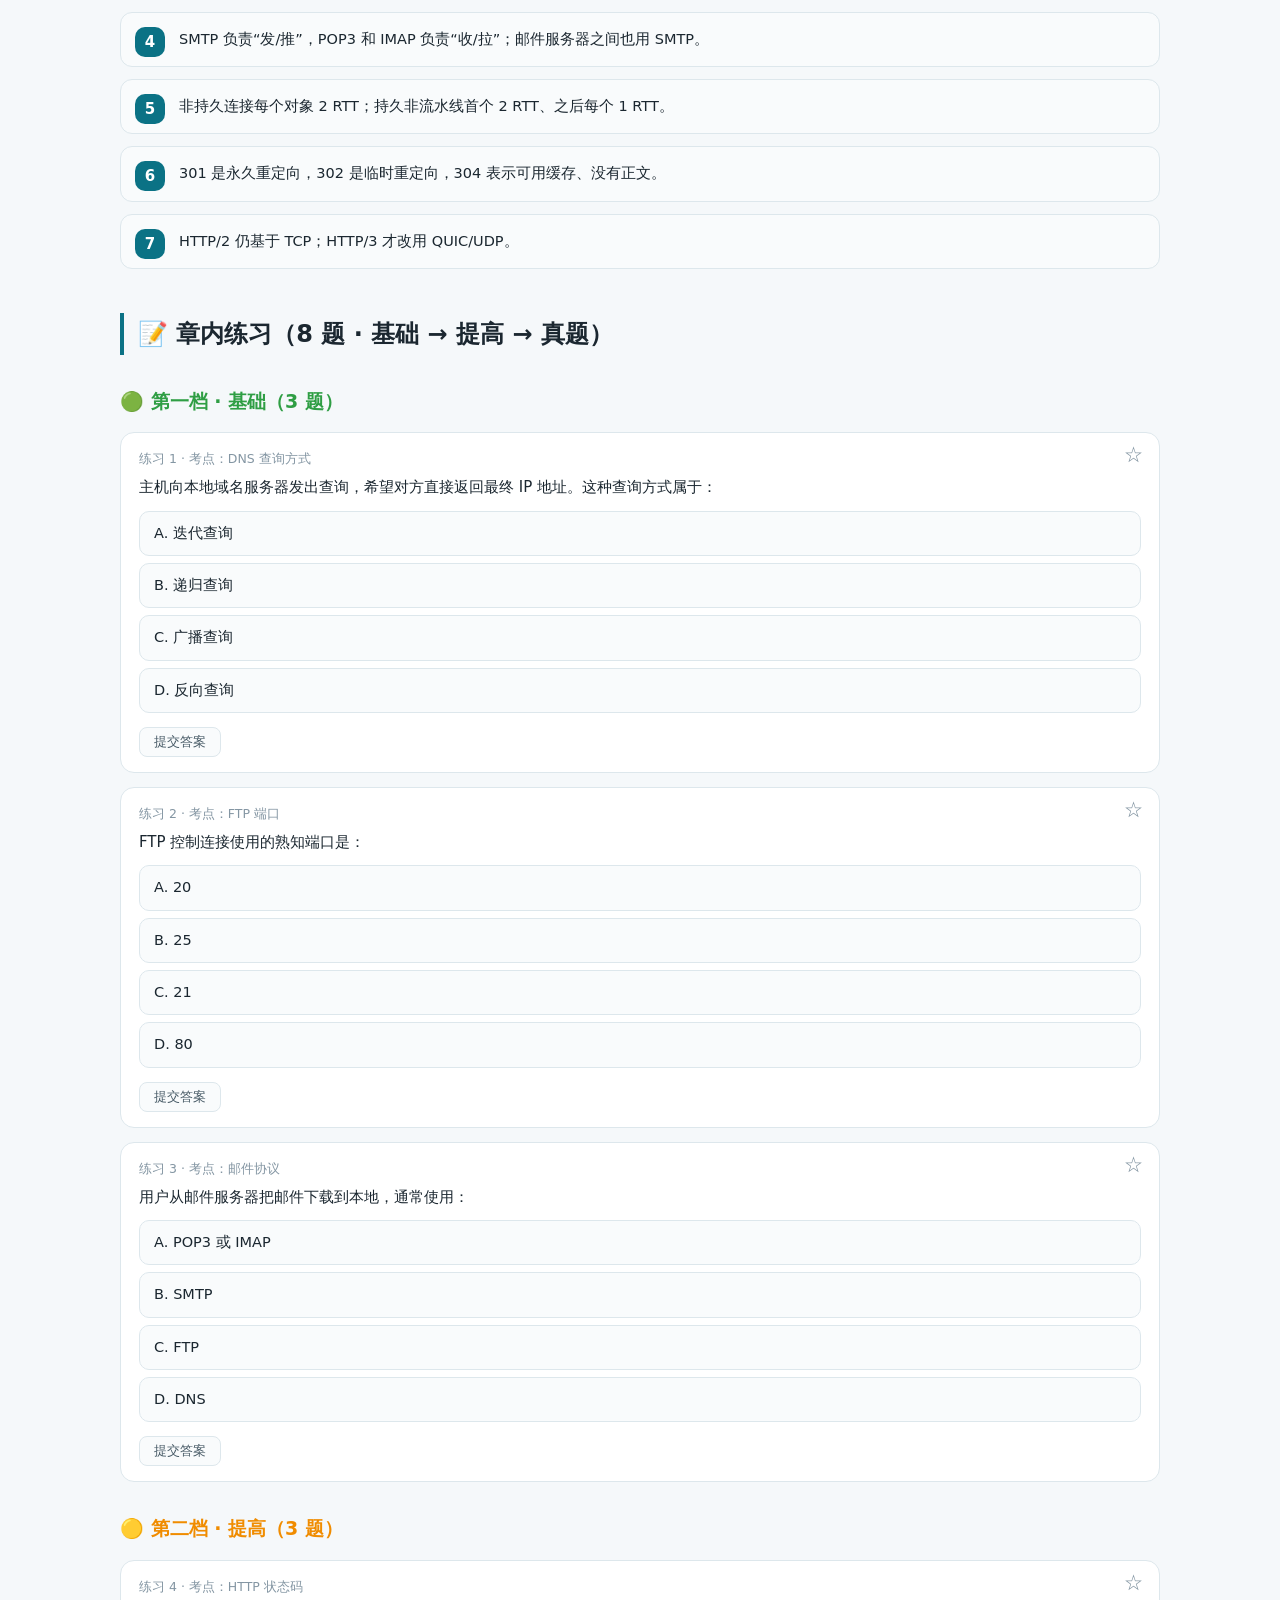
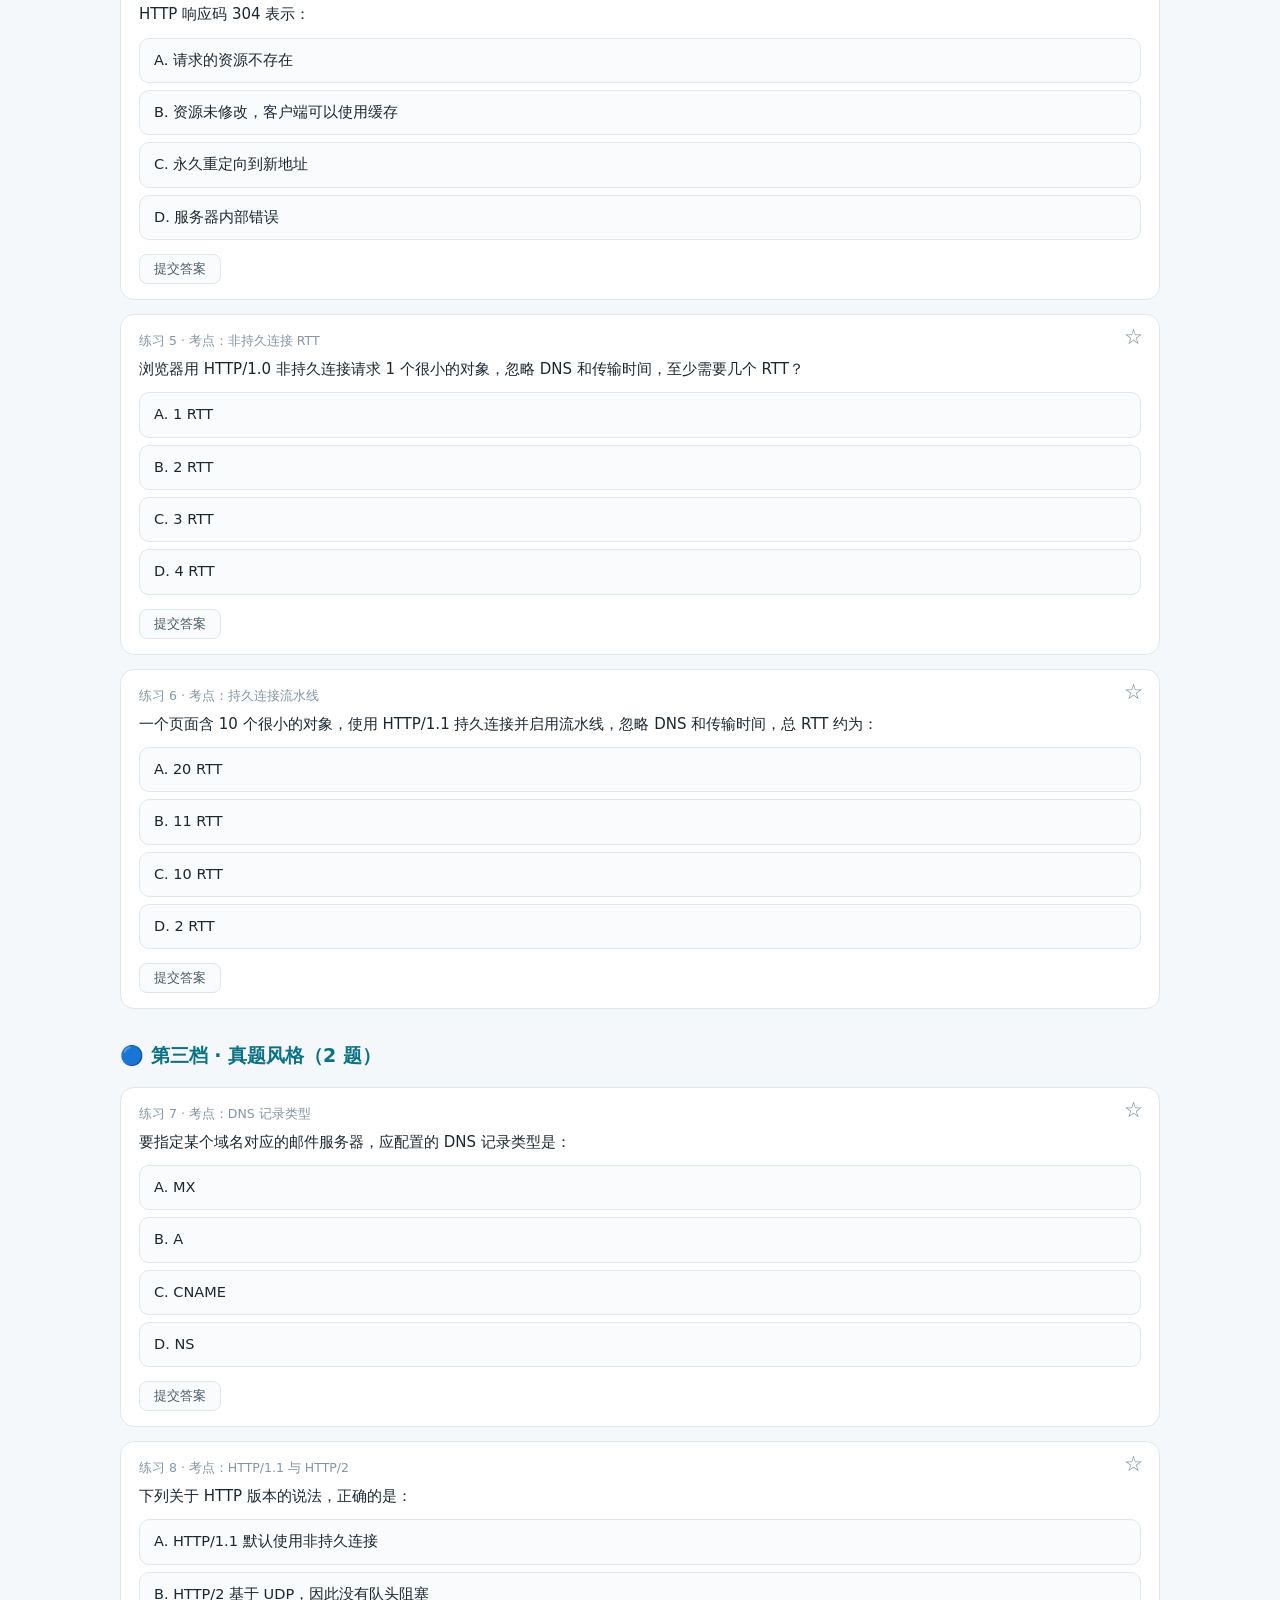
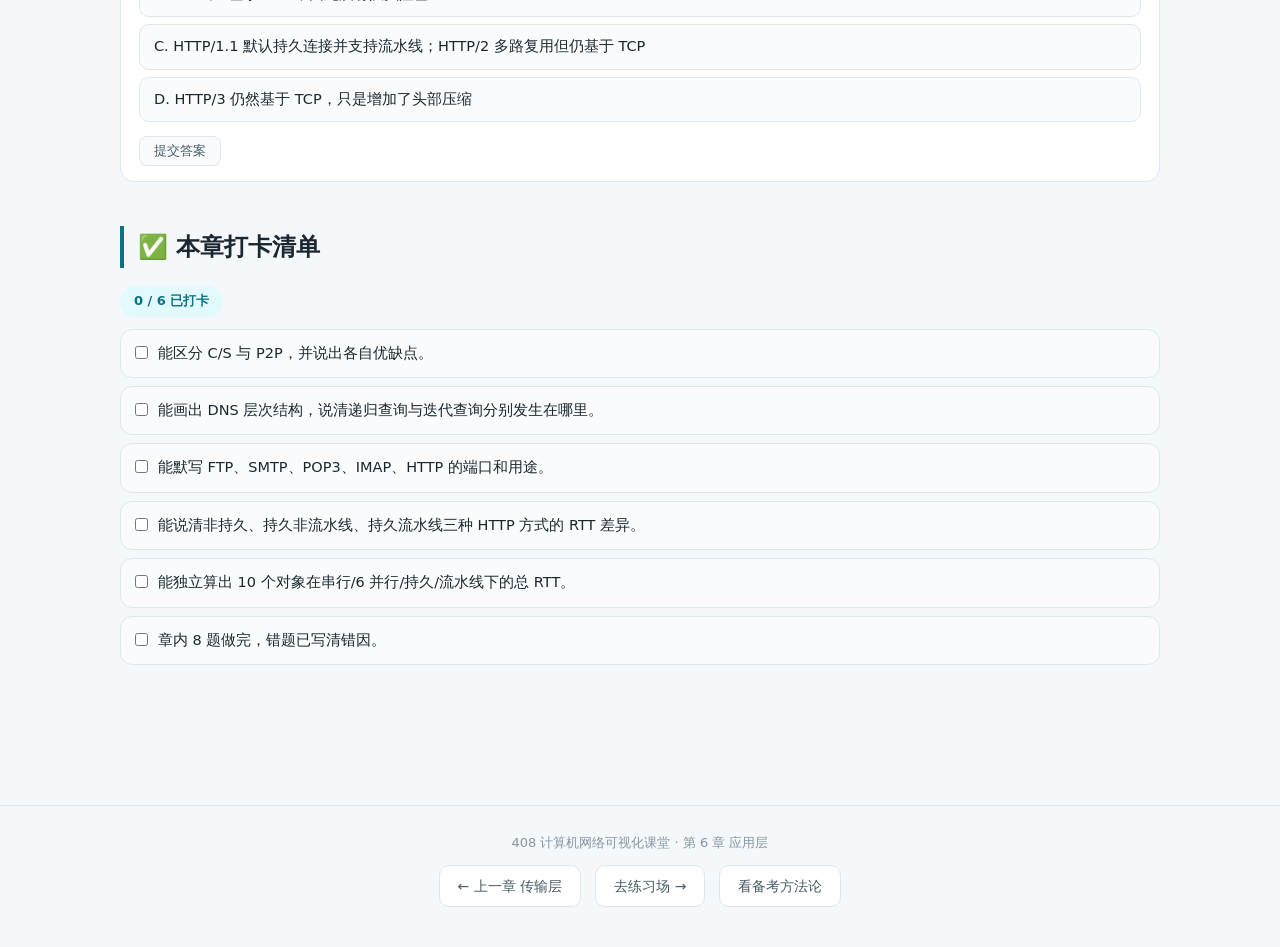
<file: ch06.html>
<!DOCTYPE html>
<html lang="zh-CN" data-theme="light">
<head>
<meta charset="UTF-8">
<meta name="viewport" content="width=device-width, initial-scale=1.0">
<title>第 6 章 应用层 · 408 计算机网络可视化课堂</title>
<link rel="stylesheet" href="assets/style.css?v=1">
</head>
<body>
<nav class="topbar"><div class="topbar-inner">
  <a class="logo" href="index.html"><span class="dot"></span>408 计算机网络可视化课堂</a>
  <div class="nav-links">
    <a href="index.html">总览</a><a href="ch01.html">体系结构</a><a href="ch02.html">物理层</a><a href="ch03.html">数据链路层</a><a href="ch04.html">网络层</a><a href="ch05.html">传输层</a><a href="ch06.html">应用层</a><a href="practice.html">练习场</a><a href="method.html">备考方法论</a><a href="resources.html">资源导航</a>
  </div>
  <button class="theme-btn" title="切换明暗主题">🌙</button>
</div></nav>

<div class="wrap">
  <div class="hero">
    <h1>第 6 章 · 应用层</h1>
    <p>应用层离你最近：打开网页、发邮件、查域名，都是它在工作。408 在这一章偏爱“协议端口 + 查询过程 + RTT 计算”，概念不难，但细节容易混。</p>
    <p class="tagline">预计学习 3~4 小时 · 1 个交互实验室 · 8 题练习 · 打卡 6 项</p>
  </div>

  <div class="toc"><span class="toc-label">本页导航</span><a href="#goal">学习目标</a><a href="#s1">应用模型</a><a href="#s2">DNS</a><a href="#s3">FTP</a><a href="#s4">电子邮件</a><a href="#s5">HTTP</a><a href="#s6">RTT 计算</a><a href="#pit">避坑清单</a><a href="#quiz">章内练习</a><a href="#ck">打卡</a></div>

  <div class="callout exam" id="goal"><div class="co-title">🎯 学习目标（学完你应该能）</div>
  ① 区分 C/S 与 P2P 的工作模式；<br>
  ② 说清 DNS 的层次结构、递归查询与迭代查询的区别；<br>
  ③ 记住 FTP、SMTP、POP3、IMAP、HTTP 的端口和用途；<br>
  ④ 说清 HTTP 非持久连接、持久连接、流水线的区别；<br>
  ⑤ 独立计算非持久/持久/并行连接下的 RTT 总数；<br>
  ⑥ 说出常见 HTTP 状态码和 DNS 记录类型的含义。</div>

  <h2 class="sec" id="s1">6.1 应用层模型：谁在请求，谁在服务</h2>
  <table class="tbl">
    <tr><th>模型</th><th>特点</th><th>典型应用</th></tr>
    <tr><td>C/S（客户/服务器）</td><td>客户端主动请求，服务器固定地址、长期在线；管理集中，服务器可能成为瓶颈</td><td>Web、邮件、FTP</td></tr>
    <tr><td>P2P（对等）</td><td>每个节点既是客户端又是服务器，直接交换资源；扩展性好，管理困难</td><td>BitTorrent、区块链</td></tr>
    <tr><td>混合模型</td><td>用中心服务器做索引/登录，实际文件在节点间传输</td><td>早期 Napster、部分即时通信</td></tr>
  </table>
  <p>应用层协议定义了<b>报文类型、语法、语义和交互规则</b>。它依赖传输层：HTTP/FTP/SMTP 用 TCP，DNS/DHCP/TFTP 用 UDP。</p>

  <h2 class="sec" id="s2">6.2 DNS：把域名翻译成 IP</h2>
  <div class="callout life"><div class="co-title">📖 生活类比</div>
  DNS 像<b>电话簿</b>：你记得“张三”这个名字（域名），但打电话需要号码（IP）。DNS 服务器就是帮你查号码的人。名字分层管理（张三→某公司→某部门），号码可以缓存，但会过期。</div>

  <h3 class="sub">6.2.1 域名层次结构</h3>
  <pre class="code">www.example.com.
 │    │      │
 │    │      └── 顶级域名（TLD）：com
 │    └───────── 二级域名：example
 └────────────── 主机名：www（由 example.com 的权威服务器管理）</pre>
  <p>域名从右向左层级降低。根域名服务器管理顶级域（.com、.cn、.org…）；顶级域服务器管理二级域；权威域名服务器保存某个域的具体记录。</p>

  <h3 class="sub">6.2.2 递归查询 vs 迭代查询</h3>
  <table class="tbl">
    <tr><th></th><th>递归查询</th><th>迭代查询</th></tr>
    <tr><td>谁干活</td><td>被询问的服务器负责查到最终答案</td><td>被询问的服务器只返回“下一个该问谁”</td></tr>
    <tr><td>典型场景</td><td>主机 → 本地域名服务器</td><td>本地域名服务器 → 根/顶级/权威服务器</td></tr>
    <tr><td>负担</td><td>对本地 DNS 负担大</td><td>对本地 DNS 负担较小，但查询次数多</td></tr>
  </table>

  <div class="demo" id="lab-dns">
    <div class="demo-title">🔬 实验室：DNS 解析步骤</div>
    <div class="demo-desc">点“下一步”，看一次 www.example.com 的解析到底经过哪些服务器、谁问谁。</div>
    <div class="step-list" id="dns-steps"></div>
    <div class="demo-ctrl">
      <button id="dns-next">下一步 →</button>
      <button id="dns-reset" class="ghost">重置</button>
    </div>
    <div class="demo-note" id="dns-note"></div>
  </div>

  <h3 class="sub">6.2.3 DNS 记录与缓存</h3>
  <table class="tbl">
    <tr><th>记录</th><th>含义</th><th>例子</th></tr>
    <tr><td>A</td><td>域名 → IPv4 地址</td><td>www.example.com → 93.184.216.34</td></tr>
    <tr><td>AAAA</td><td>域名 → IPv6 地址</td><td>www.example.com → 2606:2800:…</td></tr>
    <tr><td>CNAME</td><td>别名 → 规范域名</td><td>blog.example.com → example.github.io</td></tr>
    <tr><td>MX</td><td>邮件交换服务器</td><td>example.com → mail.example.com</td></tr>
    <tr><td>NS</td><td>该域的权威域名服务器</td><td>example.com → ns1.example.com</td></tr>
  </table>
  <p>DNS 缓存按 TTL 生效：主机、本地 DNS、甚至浏览器都会缓存。缓存能减少查询次数，但域名换 IP 后要等 TTL 过期才全网生效。</p>
  <div class="callout exam"><div class="co-title">📌 408 常问“查询次数”</div>
  若主机缓存为空、本地 DNS 缓存也为空，采用迭代查询，则本地 DNS 至少访问根、顶级、权威各一次，共 <b>3 次</b>；主机到本地 DNS 的那一次是递归查询。题目若问“总报文数”，还要加上主机→本地 DNS 的 1 次。</div>

  <h2 class="sec" id="s3">6.3 FTP：两条连接的文件传输</h2>
  <p>FTP 用<b>两条 TCP 连接</b>：控制连接（端口 21）传命令和响应，数据连接（主动模式端口 20）传文件。控制连接在整个会话期间保持，数据连接每传一个文件建立一次。</p>
  <table class="tbl">
    <tr><th>模式</th><th>谁发起数据连接</th><th>说明</th></tr>
    <tr><td>主动模式（PORT）</td><td>服务器从 20 端口连客户端</td><td>客户端在防火墙后可能被拒绝</td></tr>
    <tr><td>被动模式（PASV）</td><td>客户端连服务器随机端口</td><td>更适合客户端在 NAT/防火墙后</td></tr>
  </table>
  <p>FTP 的控制信息是<b>带外传送</b>：控制连接和数据连接分开。它是有状态的，服务器要记住当前目录、登录用户等。</p>

  <h2 class="sec" id="s4">6.4 电子邮件：SMTP 发，POP3/IMAP 收</h2>
  <table class="tbl">
    <tr><th>协议</th><th>端口</th><th>方向</th><th>作用</th></tr>
    <tr><td>SMTP</td><td>25</td><td>推送（发送）</td><td>用户代理 → 邮件服务器，或服务器 → 服务器</td></tr>
    <tr><td>POP3</td><td>110</td><td>拉取（下载）</td><td>把邮件下载到本地，默认下载后服务器可能删除</td></tr>
    <tr><td>IMAP</td><td>143</td><td>拉取（同步）</td><td>在服务器上管理邮件，多设备状态同步</td></tr>
    <tr><td>MIME</td><td>—</td><td>扩展</td><td>让 SMTP 能传图片、附件、非 ASCII 文本</td></tr>
  </table>
  <p>一封邮件从 A 到 B：A 的用户代理用 SMTP 把邮件推到 A 的邮件服务器；A 的服务器用 SMTP 推到 B 的服务器；B 用 POP3/IMAP 从自己的服务器取信。邮件服务器之间用 SMTP，用户取信才用 POP3/IMAP。</p>

  <h2 class="sec" id="s5">6.5 WWW 与 HTTP</h2>
  <h3 class="sub">6.5.1 URL 与 HTTP 方法</h3>
  <pre class="code">https://www.example.com:443/news/index.html?q=408#top
└─协议─┘ └────主机────┘└端口┘└──路径──┘└查询┘└锚点┘</pre>
  <table class="tbl">
    <tr><th>方法</th><th>作用</th><th>是否幂等</th></tr>
    <tr><td>GET</td><td>请求资源，参数在 URL 中</td><td>是</td></tr>
    <tr><td>POST</td><td>提交数据，参数在报文体中</td><td>否</td></tr>
    <tr><td>HEAD</td><td>只要响应头，不要正文</td><td>是</td></tr>
    <tr><td>PUT / DELETE</td><td>上传/删除资源</td><td>是</td></tr>
  </table>

  <h3 class="sub">6.5.2 状态码</h3>
  <table class="tbl">
    <tr><th>类别</th><th>常见码</th><th>含义</th></tr>
    <tr><td>2xx 成功</td><td>200</td><td>请求成功</td></tr>
    <tr><td>3xx 重定向</td><td>301 / 302 / 304</td><td>永久重定向 / 临时重定向 / 资源未修改（用缓存）</td></tr>
    <tr><td>4xx 客户端错误</td><td>400 / 403 / 404</td><td>请求语法错 / 禁止访问 / 资源不存在</td></tr>
    <tr><td>5xx 服务器错误</td><td>500 / 502 / 503</td><td>服务器内部错误 / 网关错误 / 服务不可用</td></tr>
  </table>

  <h3 class="sub">6.5.3 HTTP 报文</h3>
  <pre class="code">请求报文：
GET /index.html HTTP/1.1
Host: www.example.com
User-Agent: Mozilla/5.0
Connection: keep-alive

响应报文：
HTTP/1.1 200 OK
Content-Type: text/html; charset=utf-8
Content-Length: 1024
Cache-Control: max-age=3600

<!DOCTYPE html>...</pre>

  <h3 class="sub">6.5.4 非持久连接 vs 持久连接</h3>
  <table class="tbl">
    <tr><th>方式</th><th>做法</th><th>RTT 开销</th></tr>
    <tr><td>非持久（HTTP/1.0）</td><td>每个对象新建一条 TCP 连接，用完关闭</td><td>每个对象 2 RTT（TCP 握手 + HTTP 请求/响应）</td></tr>
    <tr><td>持久非流水线</td><td>一条 TCP 连接复用，但请求一个个发</td><td>首个对象 2 RTT，之后每个对象 1 RTT</td></tr>
    <tr><td>持久流水线</td><td>一条 TCP 连接上连续发多个请求</td><td>所有对象约 2 RTT（不含传输时间）</td></tr>
  </table>
  <div class="callout exam"><div class="co-title">📌 并行连接怎么算</div>
  浏览器通常对同一服务器开 6 条左右并行连接。若有 N 个对象、6 条并行连接、非持久方式：<b>总 RTT = 2 × ⌈N/6⌉</b>（每个对象仍需 2 RTT，但同时进行）。若题目说“串行”，则总 RTT = 2N。</div>

  <h3 class="sub">6.5.5 Cookie 与缓存</h3>
  <p><b>Cookie</b> 是服务器保存在浏览器端的小段数据，用于识别用户/会话。响应头 <code class="inline">Set-Cookie</code> 下发，之后请求头 <code class="inline">Cookie</code> 带回。<b>Web 缓存/代理</b>保存响应副本，用 <code class="inline">Cache-Control</code>、<code class="inline">If-Modified-Since</code>、304 判断是否还能用。</p>

  <h3 class="sub">6.5.6 HTTP 版本演进</h3>
  <table class="tbl">
    <tr><th>版本</th><th>关键改进</th></tr>
    <tr><td>HTTP/1.0</td><td>默认非持久连接，每个对象一条 TCP</td></tr>
    <tr><td>HTTP/1.1</td><td>默认持久连接、流水线、Host 头、分块传输</td></tr>
    <tr><td>HTTP/2</td><td>二进制分帧、多路复用、头部压缩、服务器推送；仍基于 TCP</td></tr>
    <tr><td>HTTP/3</td><td>基于 QUIC（UDP），减少队头阻塞，0-RTT/1-RTT 建连</td></tr>
  </table>

  <h2 class="sec" id="s6">6.6 RTT 计算专项</h2>
  <p>假设每个对象很小，传输时间忽略，只算 RTT。页面含 1 个 HTML + 9 个小图片，共 10 个对象。</p>
  <table class="tbl">
    <tr><th>方式</th><th>计算</th><th>总 RTT</th></tr>
    <tr><td>非持久、串行</td><td>10 × 2</td><td>20 RTT</td></tr>
    <tr><td>非持久、6 条并行</td><td>2 × ⌈10/6⌉</td><td>4 RTT</td></tr>
    <tr><td>持久、非流水线</td><td>2 + 9×1</td><td>11 RTT</td></tr>
    <tr><td>持久、流水线</td><td>2</td><td>2 RTT</td></tr>
  </table>
  <div class="callout warn"><div class="co-title">⚠️ 别忘了 DNS 和 TCP</div>
  若题目还要求“先 DNS 解析”，且本地无缓存，则要额外加 DNS 查询的 RTT；建 TCP 连接又是 1 RTT。做题时先列时间线：DNS → TCP → HTTP 请求 → 响应，再逐项加。</div>

  <h2 class="sec" id="pit">⚠️ 本章避坑清单</h2>
  <div class="steps">
    <div class="step">DNS 通常用 UDP 53；区域传送用 TCP 53。HTTP 80，HTTPS 443。</div>
    <div class="step">主机→本地 DNS 是递归；本地 DNS→根/顶级/权威是迭代。别把“谁干活”说反。</div>
    <div class="step">FTP 控制连接 21，主动模式数据连接 20；控制与数据是两条独立的 TCP 连接。</div>
    <div class="step">SMTP 负责“发/推”，POP3 和 IMAP 负责“收/拉”；邮件服务器之间也用 SMTP。</div>
    <div class="step">非持久连接每个对象 2 RTT；持久非流水线首个 2 RTT、之后每个 1 RTT。</div>
    <div class="step">301 是永久重定向，302 是临时重定向，304 表示可用缓存、没有正文。</div>
    <div class="step">HTTP/2 仍基于 TCP；HTTP/3 才改用 QUIC/UDP。</div>
  </div>

  <h2 class="sec" id="quiz">📝 章内练习（8 题 · 基础 → 提高 → 真题）</h2>
  <h3 class="sub" style="color:var(--green)">🟢 第一档 · 基础（3 题）</h3>

  <div class="quiz" data-answer="B" data-diff="basic">
    <div class="q-head"><div class="q-tag">练习 1 · 考点：DNS 查询方式</div>
    主机向本地域名服务器发出查询，希望对方直接返回最终 IP 地址。这种查询方式属于：</div>
    <div class="opts">
      <div class="opt" data-opt="A">A. 迭代查询</div>
      <div class="opt" data-opt="B">B. 递归查询</div>
      <div class="opt" data-opt="C">C. 广播查询</div>
      <div class="opt" data-opt="D">D. 反向查询</div>
    </div>
    <div class="q-foot"><button class="btn-ans">提交答案</button><span class="q-res"></span></div>
    <div class="q-exp"><b>答案：B。</b>“你帮我查到最终答案”是递归查询，典型发生在主机→本地 DNS。本地 DNS 向根/顶级/权威服务器逐一询问“下一个该问谁”，属于迭代查询。</div>
  </div>

  <div class="quiz" data-answer="C" data-diff="basic">
    <div class="q-head"><div class="q-tag">练习 2 · 考点：FTP 端口</div>
    FTP 控制连接使用的熟知端口是：</div>
    <div class="opts">
      <div class="opt" data-opt="A">A. 20</div>
      <div class="opt" data-opt="B">B. 25</div>
      <div class="opt" data-opt="C">C. 21</div>
      <div class="opt" data-opt="D">D. 80</div>
    </div>
    <div class="q-foot"><button class="btn-ans">提交答案</button><span class="q-res"></span></div>
    <div class="q-exp"><b>答案：C。</b>FTP 控制连接用 21，主动模式的数据连接用 20。25 是 SMTP，80 是 HTTP。</div>
  </div>

  <div class="quiz" data-answer="A" data-diff="basic">
    <div class="q-head"><div class="q-tag">练习 3 · 考点：邮件协议</div>
    用户从邮件服务器把邮件下载到本地，通常使用：</div>
    <div class="opts">
      <div class="opt" data-opt="A">A. POP3 或 IMAP</div>
      <div class="opt" data-opt="B">B. SMTP</div>
      <div class="opt" data-opt="C">C. FTP</div>
      <div class="opt" data-opt="D">D. DNS</div>
    </div>
    <div class="q-foot"><button class="btn-ans">提交答案</button><span class="q-res"></span></div>
    <div class="q-exp"><b>答案：A。</b>SMTP 用于发送/推送邮件；POP3（110）和 IMAP（143）用于从服务器收取邮件。POP3 倾向下载到本地，IMAP 强调服务器端同步。</div>
  </div>

  <h3 class="sub" style="color:var(--accent)">🟡 第二档 · 提高（3 题）</h3>

  <div class="quiz" data-answer="B" data-diff="mid">
    <div class="q-head"><div class="q-tag">练习 4 · 考点：HTTP 状态码</div>
    HTTP 响应码 304 表示：</div>
    <div class="opts">
      <div class="opt" data-opt="A">A. 请求的资源不存在</div>
      <div class="opt" data-opt="B">B. 资源未修改，客户端可以使用缓存</div>
      <div class="opt" data-opt="C">C. 永久重定向到新地址</div>
      <div class="opt" data-opt="D">D. 服务器内部错误</div>
    </div>
    <div class="q-foot"><button class="btn-ans">提交答案</button><span class="q-res"></span></div>
    <div class="q-exp"><b>答案：B。</b>304 Not Modified 表示协商缓存命中，服务器告诉客户端“你缓存的版本还能用”，响应通常没有正文。404 是资源不存在，301 是永久重定向，500 是服务器内部错误。</div>
  </div>

  <div class="quiz" data-answer="C" data-diff="mid">
    <div class="q-head"><div class="q-tag">练习 5 · 考点：非持久连接 RTT</div>
    浏览器用 HTTP/1.0 非持久连接请求 1 个很小的对象，忽略 DNS 和传输时间，至少需要几个 RTT？</div>
    <div class="opts">
      <div class="opt" data-opt="A">A. 1 RTT</div>
      <div class="opt" data-opt="B">B. 2 RTT</div>
      <div class="opt" data-opt="C">C. 3 RTT</div>
      <div class="opt" data-opt="D">D. 4 RTT</div>
    </div>
    <div class="q-foot"><button class="btn-ans">提交答案</button><span class="q-res"></span></div>
    <div class="q-exp"><b>答案：B。</b>1 个 RTT 建立 TCP 连接，再 1 个 RTT 发送 HTTP 请求并接收响应，共 2 RTT。若题目把 DNS 也算上，还要再加 DNS 查询时间。</div>
  </div>

  <div class="quiz" data-answer="D" data-diff="mid">
    <div class="q-head"><div class="q-tag">练习 6 · 考点：持久连接流水线</div>
    一个页面含 10 个很小的对象，使用 HTTP/1.1 持久连接并启用流水线，忽略 DNS 和传输时间，总 RTT 约为：</div>
    <div class="opts">
      <div class="opt" data-opt="A">A. 20 RTT</div>
      <div class="opt" data-opt="B">B. 11 RTT</div>
      <div class="opt" data-opt="C">C. 10 RTT</div>
      <div class="opt" data-opt="D">D. 2 RTT</div>
    </div>
    <div class="q-foot"><button class="btn-ans">提交答案</button><span class="q-res"></span></div>
    <div class="q-exp"><b>答案：D。</b>持久流水线只需 1 个 RTT 建 TCP，再用 1 个 RTT 连续发请求并收响应，共 2 RTT。非持久串行是 20 RTT，持久非流水线是 2+9=11 RTT。</div>
  </div>

  <h3 class="sub" style="color:var(--brand)">🔵 第三档 · 真题风格（2 题）</h3>

  <div class="quiz" data-answer="A" data-diff="real">
    <div class="q-head"><div class="q-tag">练习 7 · 考点：DNS 记录类型</div>
    要指定某个域名对应的邮件服务器，应配置的 DNS 记录类型是：</div>
    <div class="opts">
      <div class="opt" data-opt="A">A. MX</div>
      <div class="opt" data-opt="B">B. A</div>
      <div class="opt" data-opt="C">C. CNAME</div>
      <div class="opt" data-opt="D">D. NS</div>
    </div>
    <div class="q-foot"><button class="btn-ans">提交答案</button><span class="q-res"></span></div>
    <div class="q-exp"><b>答案：A。</b>MX（Mail Exchanger）指定邮件服务器；A 是域名→IPv4，CNAME 是别名，NS 指定权威域名服务器。</div>
  </div>

  <div class="quiz" data-answer="C" data-diff="real">
    <div class="q-head"><div class="q-tag">练习 8 · 考点：HTTP/1.1 与 HTTP/2</div>
    下列关于 HTTP 版本的说法，正确的是：</div>
    <div class="opts">
      <div class="opt" data-opt="A">A. HTTP/1.1 默认使用非持久连接</div>
      <div class="opt" data-opt="B">B. HTTP/2 基于 UDP，因此没有队头阻塞</div>
      <div class="opt" data-opt="C">C. HTTP/1.1 默认持久连接并支持流水线；HTTP/2 多路复用但仍基于 TCP</div>
      <div class="opt" data-opt="D">D. HTTP/3 仍然基于 TCP，只是增加了头部压缩</div>
    </div>
    <div class="q-foot"><button class="btn-ans">提交答案</button><span class="q-res"></span></div>
    <div class="q-exp"><b>答案：C。</b>HTTP/1.0 默认非持久；HTTP/1.1 默认持久连接并支持流水线；HTTP/2 用二进制分帧和多路复用，但仍在 TCP 上，因此仍有 TCP 层队头阻塞；HTTP/3 才改用 QUIC（基于 UDP）。</div>
  </div>

  <h2 class="sec" id="ck">✅ 本章打卡清单</h2>
  <div data-ck-scope>
    <p><span class="progress-pill">0 / 6 已打卡</span></p>
    <div class="checklist">
      <label class="check-item" data-ck="ch06-1"><input type="checkbox"><span>能区分 C/S 与 P2P，并说出各自优缺点。</span></label>
      <label class="check-item" data-ck="ch06-2"><input type="checkbox"><span>能画出 DNS 层次结构，说清递归查询与迭代查询分别发生在哪里。</span></label>
      <label class="check-item" data-ck="ch06-3"><input type="checkbox"><span>能默写 FTP、SMTP、POP3、IMAP、HTTP 的端口和用途。</span></label>
      <label class="check-item" data-ck="ch06-4"><input type="checkbox"><span>能说清非持久、持久非流水线、持久流水线三种 HTTP 方式的 RTT 差异。</span></label>
      <label class="check-item" data-ck="ch06-5"><input type="checkbox"><span>能独立算出 10 个对象在串行/6 并行/持久/流水线下的总 RTT。</span></label>
      <label class="check-item" data-ck="ch06-6"><input type="checkbox"><span>章内 8 题做完，错题已写清错因。</span></label>
    </div>
  </div>
</div>

<footer>
  408 计算机网络可视化课堂 · 第 6 章 应用层<br>
  <div class="pagers">
    <a href="ch05.html">← 上一章 传输层</a><a href="practice.html">去练习场 →</a><a href="method.html">看备考方法论</a>
  </div>
</footer>
<script src="assets/app.js?v=2"></script>
<script src="assets/labs.js?v=1"></script>
</body>
</html>
</file>
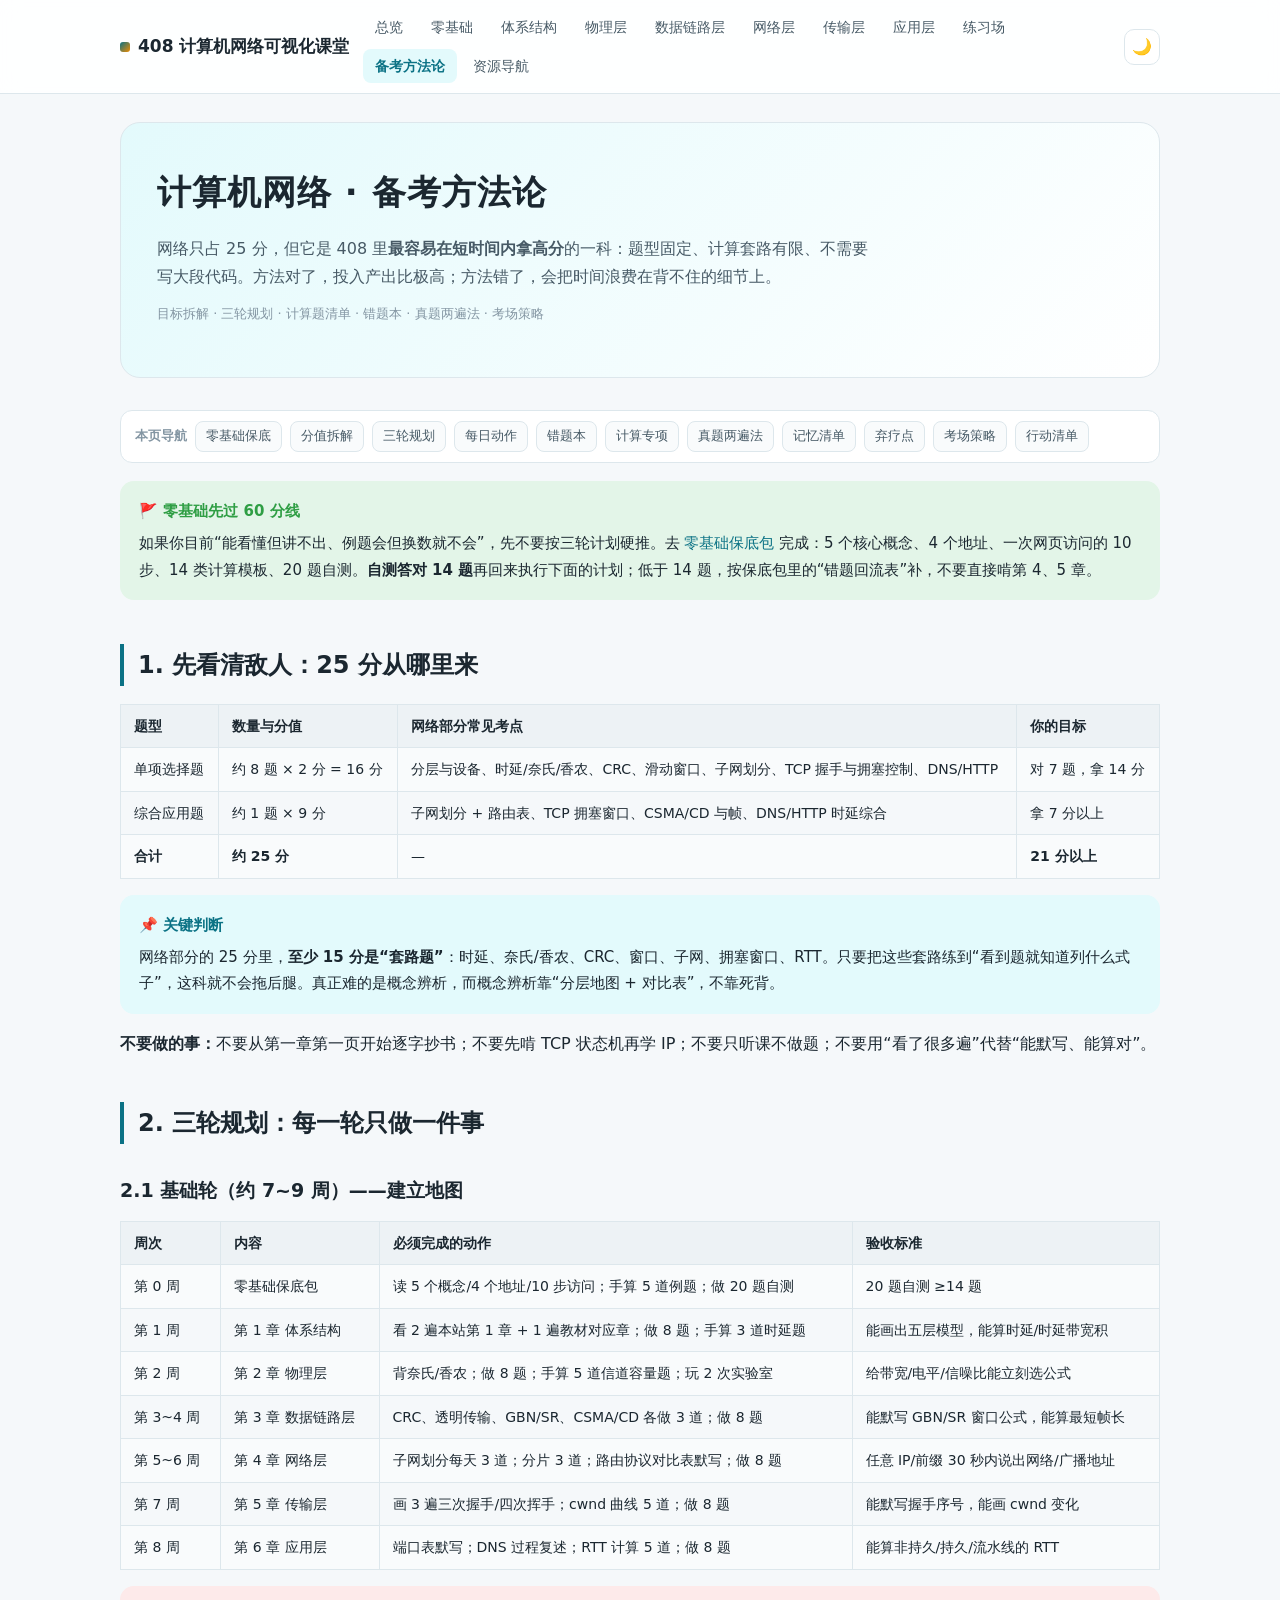
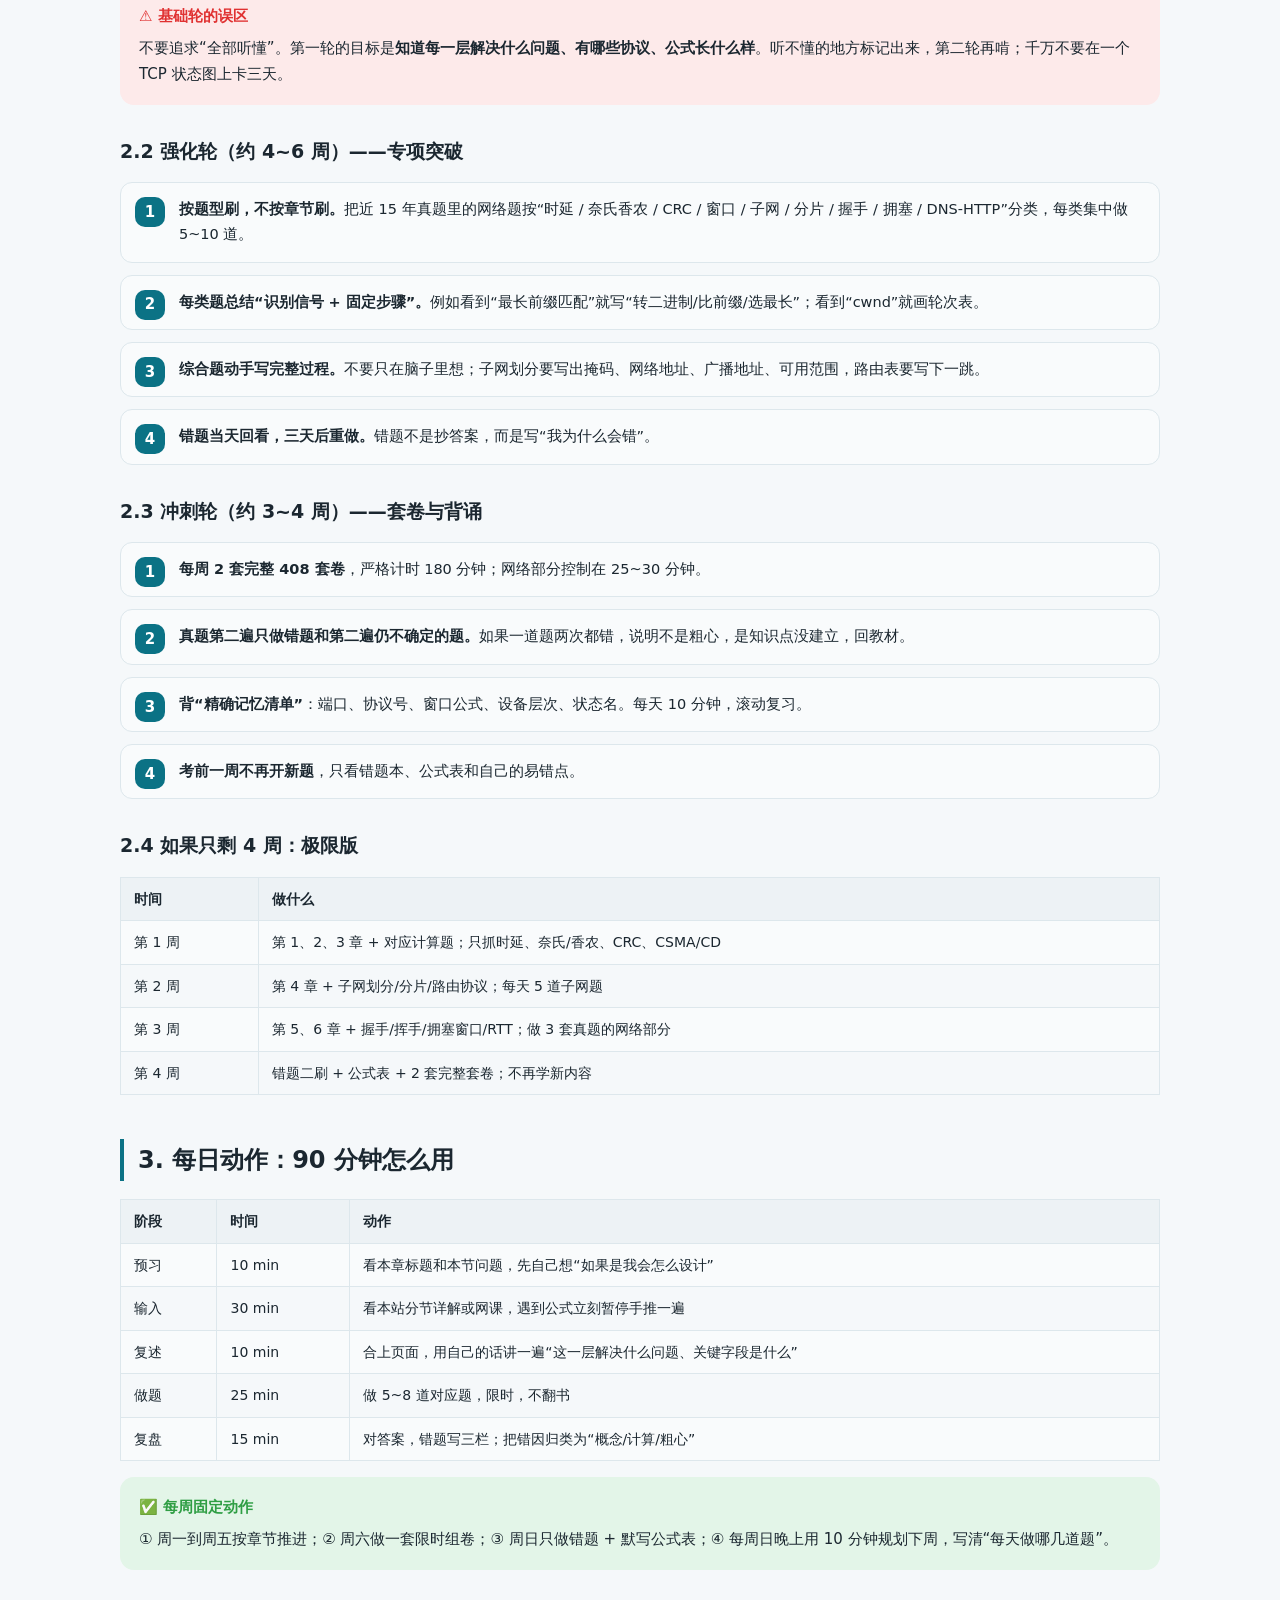
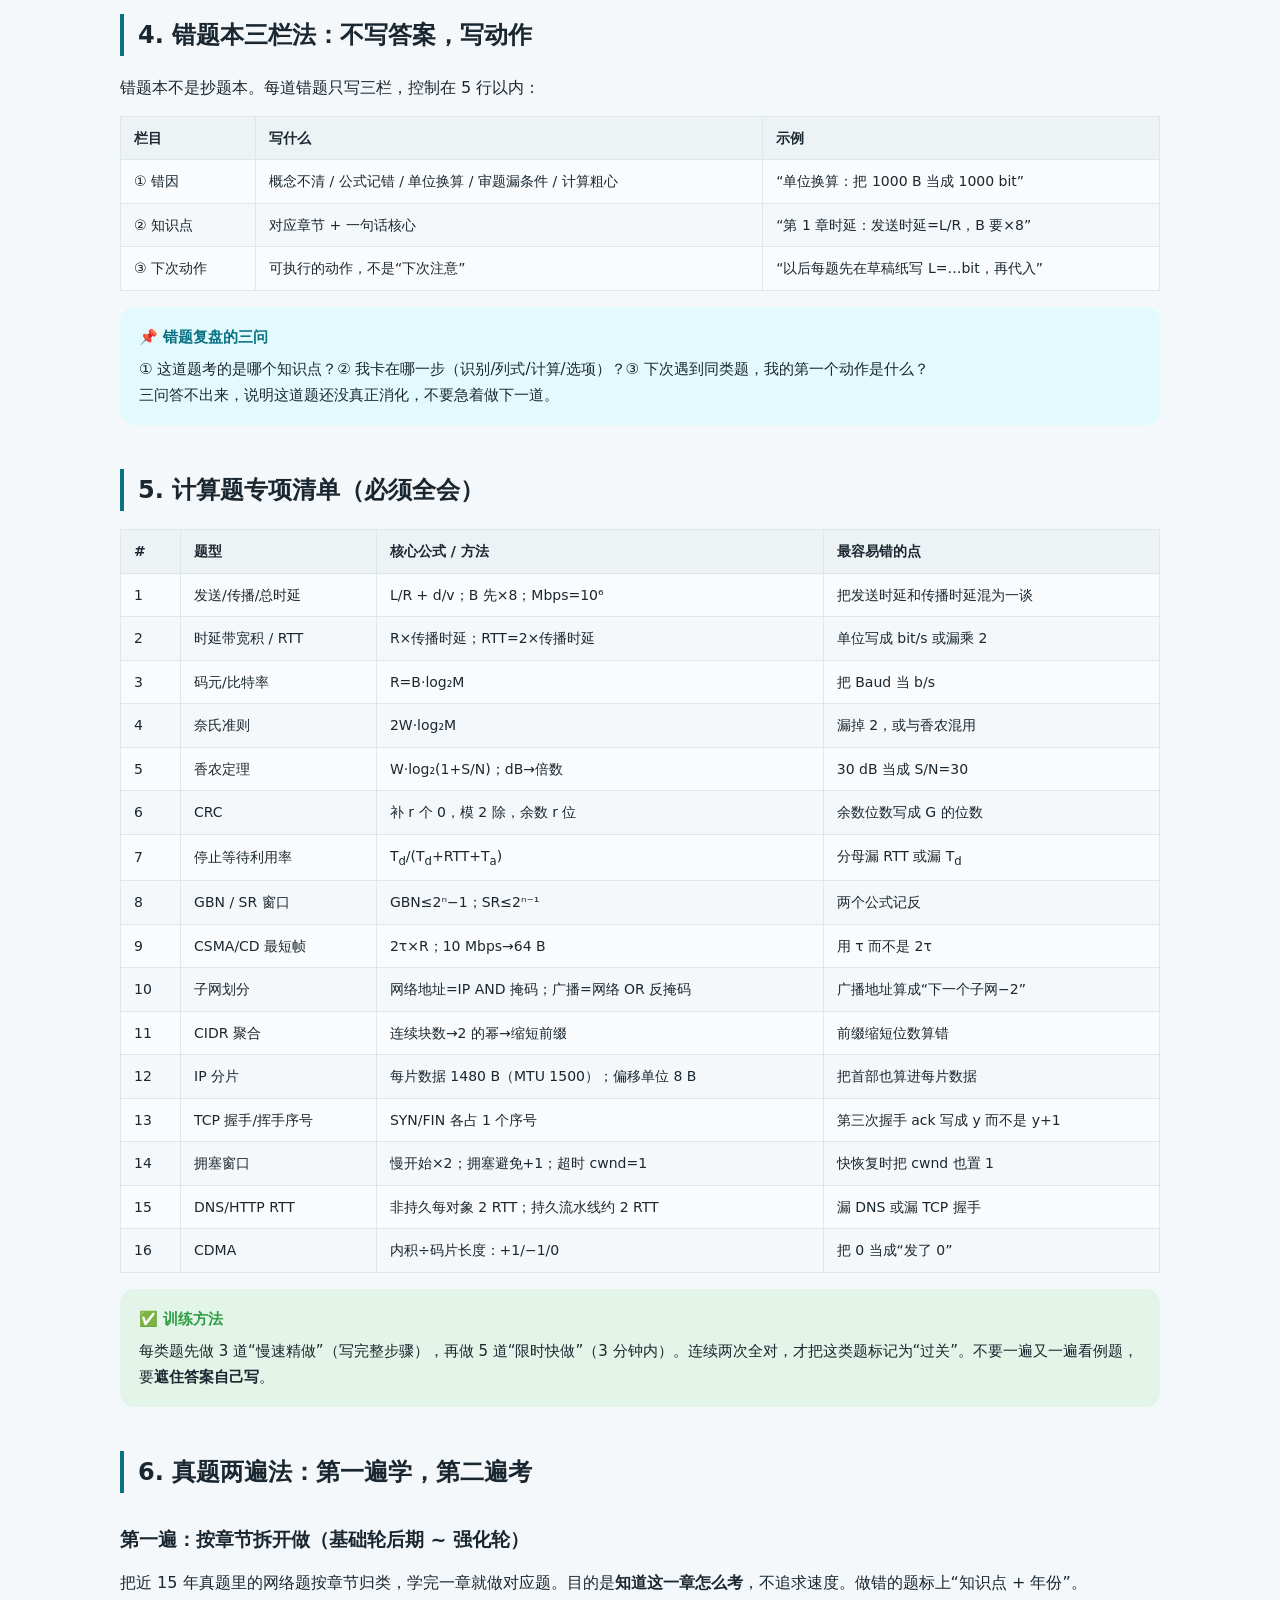
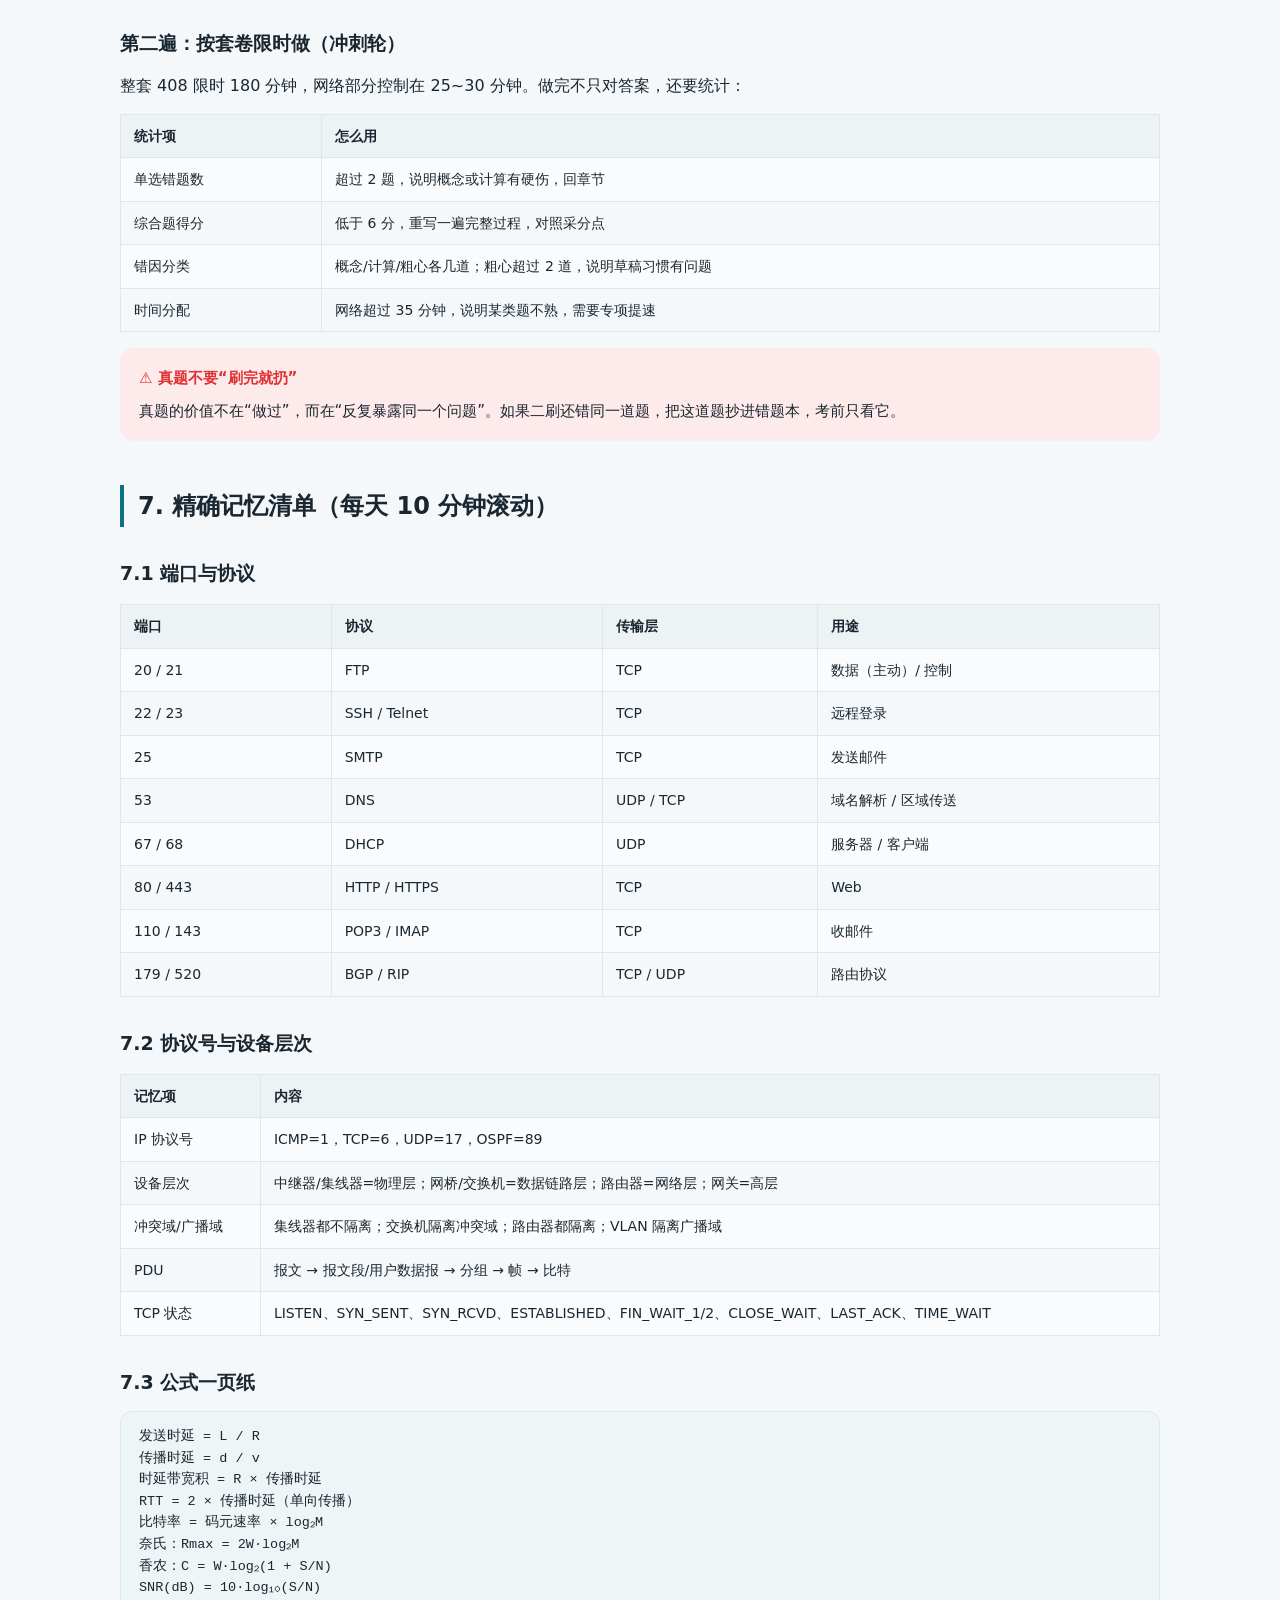
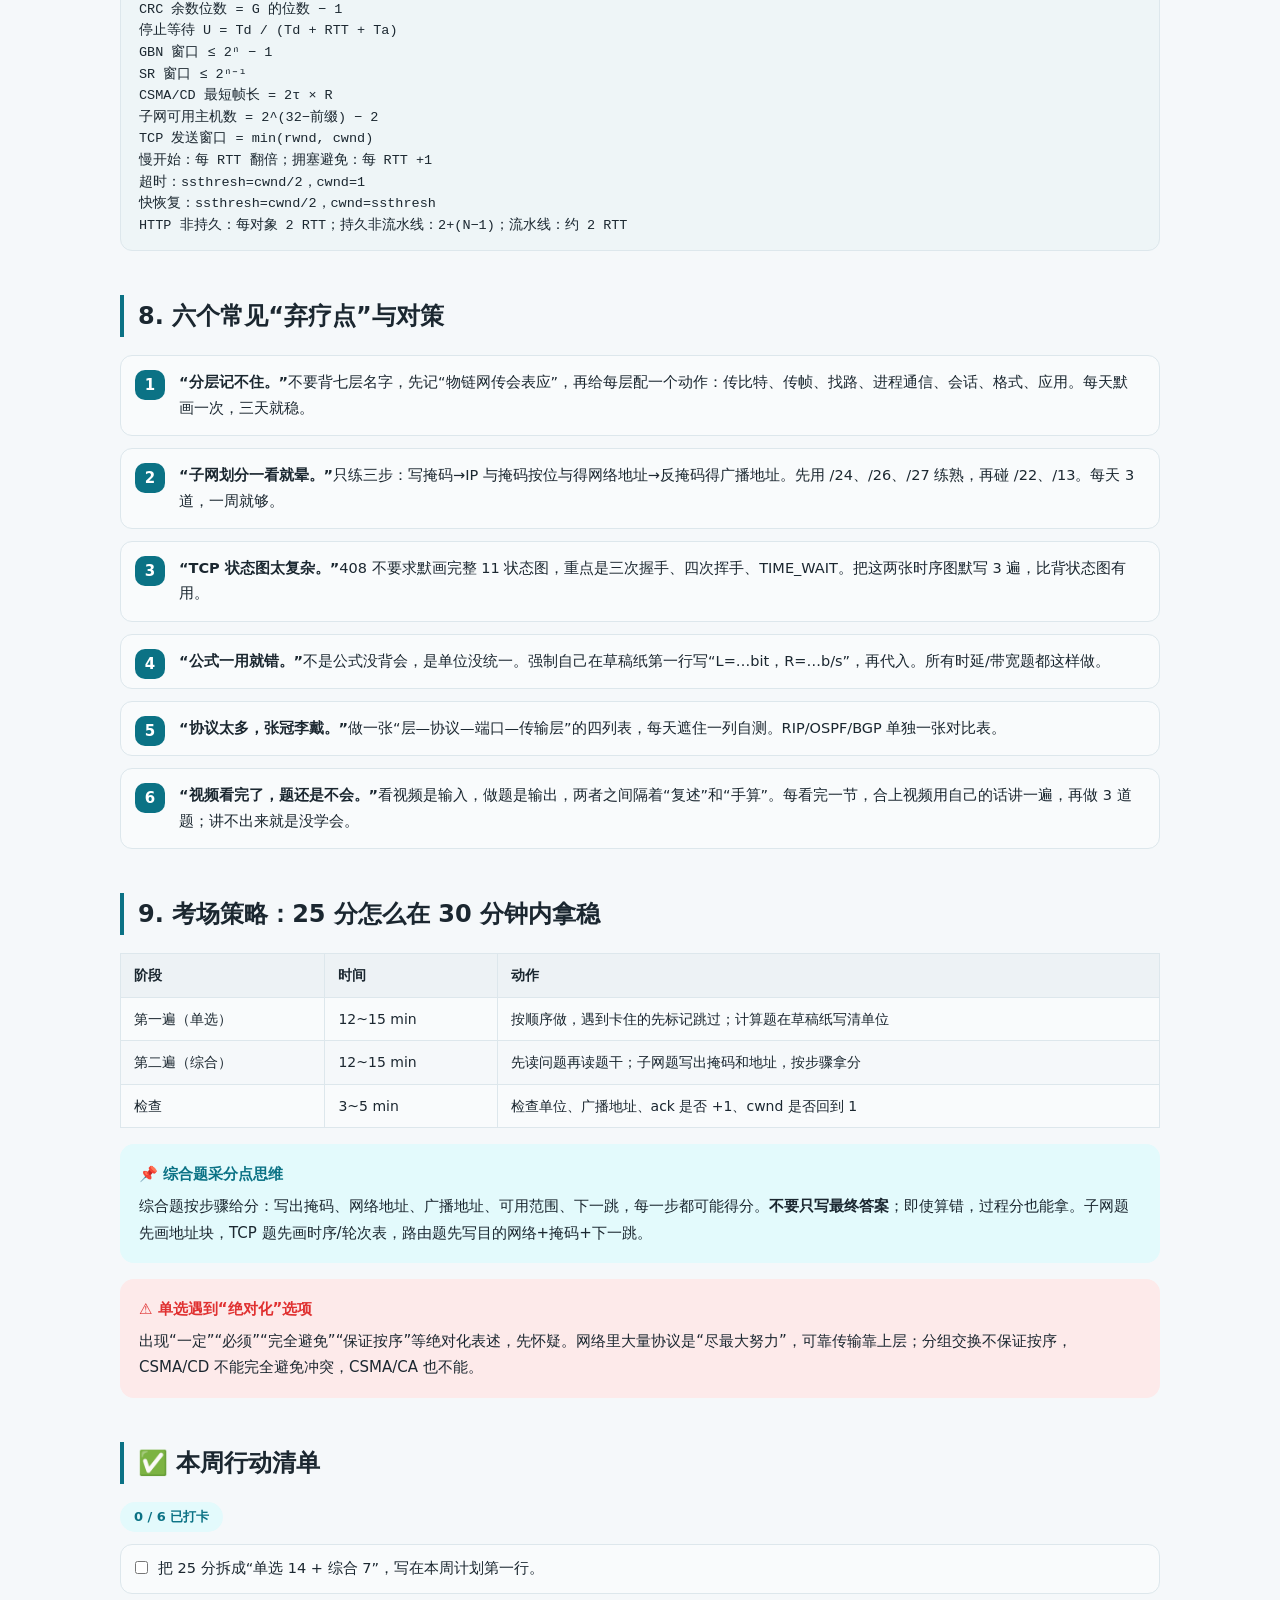
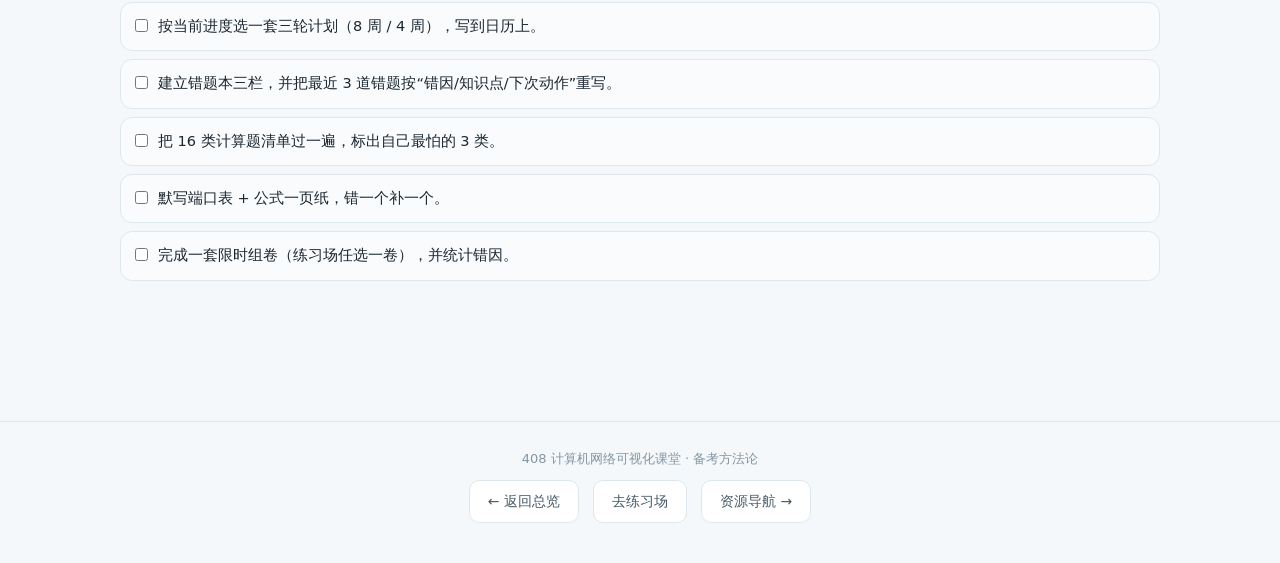
<file: method.html>
<!DOCTYPE html>
<html lang="zh-CN" data-theme="light">
<head>
<meta charset="UTF-8">
<meta name="viewport" content="width=device-width, initial-scale=1.0">
<title>备考方法论 · 408 计算机网络可视化课堂</title>
<link rel="stylesheet" href="assets/style.css?v=1">
</head>
<body>
<nav class="topbar"><div class="topbar-inner">
  <a class="logo" href="index.html"><span class="dot"></span>408 计算机网络可视化课堂</a>
  <div class="nav-links">
    <a href="index.html">总览</a><a href="zero.html">零基础</a><a href="ch01.html">体系结构</a><a href="ch02.html">物理层</a><a href="ch03.html">数据链路层</a><a href="ch04.html">网络层</a><a href="ch05.html">传输层</a><a href="ch06.html">应用层</a><a href="practice.html">练习场</a><a href="method.html">备考方法论</a><a href="resources.html">资源导航</a>
  </div>
  <button class="theme-btn" title="切换明暗主题">🌙</button>
</div></nav>

<div class="wrap">
  <div class="hero">
    <h1>计算机网络 · 备考方法论</h1>
    <p>网络只占 25 分，但它是 408 里<b>最容易在短时间内拿高分</b>的一科：题型固定、计算套路有限、不需要写大段代码。方法对了，投入产出比极高；方法错了，会把时间浪费在背不住的细节上。</p>
    <p class="tagline">目标拆解 · 三轮规划 · 计算题清单 · 错题本 · 真题两遍法 · 考场策略</p>
  </div>

  <div class="toc"><span class="toc-label">本页导航</span><a href="#zero">零基础保底</a><a href="#enemy">分值拆解</a><a href="#plan">三轮规划</a><a href="#daily">每日动作</a><a href="#wrong">错题本</a><a href="#calc">计算专项</a><a href="#real">真题两遍法</a><a href="#memory">记忆清单</a><a href="#giveup">弃疗点</a><a href="#exam">考场策略</a><a href="#ck">行动清单</a></div>

  <div class="callout ok" id="zero"><div class="co-title">🚩 零基础先过 60 分线</div>
  如果你目前“能看懂但讲不出、例题会但换数就不会”，先不要按三轮计划硬推。去 <a href="zero.html">零基础保底包</a> 完成：5 个核心概念、4 个地址、一次网页访问的 10 步、14 类计算模板、20 题自测。<b>自测答对 14 题</b>再回来执行下面的计划；低于 14 题，按保底包里的“错题回流表”补，不要直接啃第 4、5 章。</div>

  <h2 class="sec" id="enemy">1. 先看清敌人：25 分从哪里来</h2>
  <table class="tbl">
    <tr><th>题型</th><th>数量与分值</th><th>网络部分常见考点</th><th>你的目标</th></tr>
    <tr><td>单项选择题</td><td>约 8 题 × 2 分 = 16 分</td><td>分层与设备、时延/奈氏/香农、CRC、滑动窗口、子网划分、TCP 握手与拥塞控制、DNS/HTTP</td><td>对 7 题，拿 14 分</td></tr>
    <tr><td>综合应用题</td><td>约 1 题 × 9 分</td><td>子网划分 + 路由表、TCP 拥塞窗口、CSMA/CD 与帧、DNS/HTTP 时延综合</td><td>拿 7 分以上</td></tr>
    <tr><td><b>合计</b></td><td><b>约 25 分</b></td><td>—</td><td><b>21 分以上</b></td></tr>
  </table>
  <div class="callout exam"><div class="co-title">📌 关键判断</div>
  网络部分的 25 分里，<b>至少 15 分是“套路题”</b>：时延、奈氏/香农、CRC、窗口、子网、拥塞窗口、RTT。只要把这些套路练到“看到题就知道列什么式子”，这科就不会拖后腿。真正难的是概念辨析，而概念辨析靠“分层地图 + 对比表”，不靠死背。</div>
  <p><b>不要做的事：</b>不要从第一章第一页开始逐字抄书；不要先啃 TCP 状态机再学 IP；不要只听课不做题；不要用“看了很多遍”代替“能默写、能算对”。</p>

  <h2 class="sec" id="plan">2. 三轮规划：每一轮只做一件事</h2>
  <h3 class="sub">2.1 基础轮（约 7~9 周）——建立地图</h3>
  <table class="tbl">
    <tr><th>周次</th><th>内容</th><th>必须完成的动作</th><th>验收标准</th></tr>
    <tr><td>第 0 周</td><td>零基础保底包</td><td>读 5 个概念/4 个地址/10 步访问；手算 5 道例题；做 20 题自测</td><td>20 题自测 ≥14 题</td></tr>
    <tr><td>第 1 周</td><td>第 1 章 体系结构</td><td>看 2 遍本站第 1 章 + 1 遍教材对应章；做 8 题；手算 3 道时延题</td><td>能画出五层模型，能算时延/时延带宽积</td></tr>
    <tr><td>第 2 周</td><td>第 2 章 物理层</td><td>背奈氏/香农；做 8 题；手算 5 道信道容量题；玩 2 次实验室</td><td>给带宽/电平/信噪比能立刻选公式</td></tr>
    <tr><td>第 3~4 周</td><td>第 3 章 数据链路层</td><td>CRC、透明传输、GBN/SR、CSMA/CD 各做 3 道；做 8 题</td><td>能默写 GBN/SR 窗口公式，能算最短帧长</td></tr>
    <tr><td>第 5~6 周</td><td>第 4 章 网络层</td><td>子网划分每天 3 道；分片 3 道；路由协议对比表默写；做 8 题</td><td>任意 IP/前缀 30 秒内说出网络/广播地址</td></tr>
    <tr><td>第 7 周</td><td>第 5 章 传输层</td><td>画 3 遍三次握手/四次挥手；cwnd 曲线 5 道；做 8 题</td><td>能默写握手序号，能画 cwnd 变化</td></tr>
    <tr><td>第 8 周</td><td>第 6 章 应用层</td><td>端口表默写；DNS 过程复述；RTT 计算 5 道；做 8 题</td><td>能算非持久/持久/流水线的 RTT</td></tr>
  </table>
  <div class="callout warn"><div class="co-title">⚠️ 基础轮的误区</div>
  不要追求“全部听懂”。第一轮的目标是<b>知道每一层解决什么问题、有哪些协议、公式长什么样</b>。听不懂的地方标记出来，第二轮再啃；千万不要在一个 TCP 状态图上卡三天。</div>

  <h3 class="sub">2.2 强化轮（约 4~6 周）——专项突破</h3>
  <div class="steps">
    <div class="step"><b>按题型刷，不按章节刷。</b>把近 15 年真题里的网络题按“时延 / 奈氏香农 / CRC / 窗口 / 子网 / 分片 / 握手 / 拥塞 / DNS-HTTP”分类，每类集中做 5~10 道。</div>
    <div class="step"><b>每类题总结“识别信号 + 固定步骤”。</b>例如看到“最长前缀匹配”就写“转二进制/比前缀/选最长”；看到“cwnd”就画轮次表。</div>
    <div class="step"><b>综合题动手写完整过程。</b>不要只在脑子里想；子网划分要写出掩码、网络地址、广播地址、可用范围，路由表要写下一跳。</div>
    <div class="step"><b>错题当天回看，三天后重做。</b>错题不是抄答案，而是写“我为什么会错”。</div>
  </div>

  <h3 class="sub">2.3 冲刺轮（约 3~4 周）——套卷与背诵</h3>
  <div class="steps">
    <div class="step"><b>每周 2 套完整 408 套卷</b>，严格计时 180 分钟；网络部分控制在 25~30 分钟。</div>
    <div class="step"><b>真题第二遍只做错题和第二遍仍不确定的题。</b>如果一道题两次都错，说明不是粗心，是知识点没建立，回教材。</div>
    <div class="step"><b>背“精确记忆清单”</b>：端口、协议号、窗口公式、设备层次、状态名。每天 10 分钟，滚动复习。</div>
    <div class="step"><b>考前一周不再开新题</b>，只看错题本、公式表和自己的易错点。</div>
  </div>

  <h3 class="sub">2.4 如果只剩 4 周：极限版</h3>
  <table class="tbl">
    <tr><th>时间</th><th>做什么</th></tr>
    <tr><td>第 1 周</td><td>第 1、2、3 章 + 对应计算题；只抓时延、奈氏/香农、CRC、CSMA/CD</td></tr>
    <tr><td>第 2 周</td><td>第 4 章 + 子网划分/分片/路由协议；每天 5 道子网题</td></tr>
    <tr><td>第 3 周</td><td>第 5、6 章 + 握手/挥手/拥塞窗口/RTT；做 3 套真题的网络部分</td></tr>
    <tr><td>第 4 周</td><td>错题二刷 + 公式表 + 2 套完整套卷；不再学新内容</td></tr>
  </table>

  <h2 class="sec" id="daily">3. 每日动作：90 分钟怎么用</h2>
  <table class="tbl">
    <tr><th>阶段</th><th>时间</th><th>动作</th></tr>
    <tr><td>预习</td><td>10 min</td><td>看本章标题和本节问题，先自己想“如果是我会怎么设计”</td></tr>
    <tr><td>输入</td><td>30 min</td><td>看本站分节详解或网课，遇到公式立刻暂停手推一遍</td></tr>
    <tr><td>复述</td><td>10 min</td><td>合上页面，用自己的话讲一遍“这一层解决什么问题、关键字段是什么”</td></tr>
    <tr><td>做题</td><td>25 min</td><td>做 5~8 道对应题，限时，不翻书</td></tr>
    <tr><td>复盘</td><td>15 min</td><td>对答案，错题写三栏；把错因归类为“概念/计算/粗心”</td></tr>
  </table>
  <div class="callout ok"><div class="co-title">✅ 每周固定动作</div>
  ① 周一到周五按章节推进；② 周六做一套限时组卷；③ 周日只做错题 + 默写公式表；④ 每周日晚上用 10 分钟规划下周，写清“每天做哪几道题”。</div>

  <h2 class="sec" id="wrong">4. 错题本三栏法：不写答案，写动作</h2>
  <p>错题本不是抄题本。每道错题只写三栏，控制在 5 行以内：</p>
  <table class="tbl">
    <tr><th>栏目</th><th>写什么</th><th>示例</th></tr>
    <tr><td>① 错因</td><td>概念不清 / 公式记错 / 单位换算 / 审题漏条件 / 计算粗心</td><td>“单位换算：把 1000 B 当成 1000 bit”</td></tr>
    <tr><td>② 知识点</td><td>对应章节 + 一句话核心</td><td>“第 1 章时延：发送时延=L/R，B 要×8”</td></tr>
    <tr><td>③ 下次动作</td><td>可执行的动作，不是“下次注意”</td><td>“以后每题先在草稿纸写 L=…bit，再代入”</td></tr>
  </table>
  <div class="callout exam"><div class="co-title">📌 错题复盘的三问</div>
  ① 这道题考的是哪个知识点？② 我卡在哪一步（识别/列式/计算/选项）？③ 下次遇到同类题，我的第一个动作是什么？<br>
  三问答不出来，说明这道题还没真正消化，不要急着做下一道。</div>

  <h2 class="sec" id="calc">5. 计算题专项清单（必须全会）</h2>
  <table class="tbl">
    <tr><th>#</th><th>题型</th><th>核心公式 / 方法</th><th>最容易错的点</th></tr>
    <tr><td>1</td><td>发送/传播/总时延</td><td>L/R + d/v；B 先×8；Mbps=10⁶</td><td>把发送时延和传播时延混为一谈</td></tr>
    <tr><td>2</td><td>时延带宽积 / RTT</td><td>R×传播时延；RTT=2×传播时延</td><td>单位写成 bit/s 或漏乘 2</td></tr>
    <tr><td>3</td><td>码元/比特率</td><td>R=B·log₂M</td><td>把 Baud 当 b/s</td></tr>
    <tr><td>4</td><td>奈氏准则</td><td>2W·log₂M</td><td>漏掉 2，或与香农混用</td></tr>
    <tr><td>5</td><td>香农定理</td><td>W·log₂(1+S/N)；dB→倍数</td><td>30 dB 当成 S/N=30</td></tr>
    <tr><td>6</td><td>CRC</td><td>补 r 个 0，模 2 除，余数 r 位</td><td>余数位数写成 G 的位数</td></tr>
    <tr><td>7</td><td>停止等待利用率</td><td>T<sub>d</sub>/(T<sub>d</sub>+RTT+T<sub>a</sub>)</td><td>分母漏 RTT 或漏 T<sub>d</sub></td></tr>
    <tr><td>8</td><td>GBN / SR 窗口</td><td>GBN≤2ⁿ−1；SR≤2ⁿ⁻¹</td><td>两个公式记反</td></tr>
    <tr><td>9</td><td>CSMA/CD 最短帧</td><td>2τ×R；10 Mbps→64 B</td><td>用 τ 而不是 2τ</td></tr>
    <tr><td>10</td><td>子网划分</td><td>网络地址=IP AND 掩码；广播=网络 OR 反掩码</td><td>广播地址算成“下一个子网−2”</td></tr>
    <tr><td>11</td><td>CIDR 聚合</td><td>连续块数→2 的幂→缩短前缀</td><td>前缀缩短位数算错</td></tr>
    <tr><td>12</td><td>IP 分片</td><td>每片数据 1480 B（MTU 1500）；偏移单位 8 B</td><td>把首部也算进每片数据</td></tr>
    <tr><td>13</td><td>TCP 握手/挥手序号</td><td>SYN/FIN 各占 1 个序号</td><td>第三次握手 ack 写成 y 而不是 y+1</td></tr>
    <tr><td>14</td><td>拥塞窗口</td><td>慢开始×2；拥塞避免+1；超时 cwnd=1</td><td>快恢复时把 cwnd 也置 1</td></tr>
    <tr><td>15</td><td>DNS/HTTP RTT</td><td>非持久每对象 2 RTT；持久流水线约 2 RTT</td><td>漏 DNS 或漏 TCP 握手</td></tr>
    <tr><td>16</td><td>CDMA</td><td>内积÷码片长度：+1/−1/0</td><td>把 0 当成“发了 0”</td></tr>
  </table>
  <div class="callout ok"><div class="co-title">✅ 训练方法</div>
  每类题先做 3 道“慢速精做”（写完整步骤），再做 5 道“限时快做”（3 分钟内）。连续两次全对，才把这类题标记为“过关”。不要一遍又一遍看例题，要<b>遮住答案自己写</b>。</div>

  <h2 class="sec" id="real">6. 真题两遍法：第一遍学，第二遍考</h2>
  <h3 class="sub">第一遍：按章节拆开做（基础轮后期 ~ 强化轮）</h3>
  <p>把近 15 年真题里的网络题按章节归类，学完一章就做对应题。目的是<b>知道这一章怎么考</b>，不追求速度。做错的题标上“知识点 + 年份”。</p>
  <h3 class="sub">第二遍：按套卷限时做（冲刺轮）</h3>
  <p>整套 408 限时 180 分钟，网络部分控制在 25~30 分钟。做完不只对答案，还要统计：</p>
  <table class="tbl">
    <tr><th>统计项</th><th>怎么用</th></tr>
    <tr><td>单选错题数</td><td>超过 2 题，说明概念或计算有硬伤，回章节</td></tr>
    <tr><td>综合题得分</td><td>低于 6 分，重写一遍完整过程，对照采分点</td></tr>
    <tr><td>错因分类</td><td>概念/计算/粗心各几道；粗心超过 2 道，说明草稿习惯有问题</td></tr>
    <tr><td>时间分配</td><td>网络超过 35 分钟，说明某类题不熟，需要专项提速</td></tr>
  </table>
  <div class="callout warn"><div class="co-title">⚠️ 真题不要“刷完就扔”</div>
  真题的价值不在“做过”，而在“反复暴露同一个问题”。如果二刷还错同一道题，把这道题抄进错题本，考前只看它。</div>

  <h2 class="sec" id="memory">7. 精确记忆清单（每天 10 分钟滚动）</h2>
  <h3 class="sub">7.1 端口与协议</h3>
  <table class="tbl">
    <tr><th>端口</th><th>协议</th><th>传输层</th><th>用途</th></tr>
    <tr><td>20 / 21</td><td>FTP</td><td>TCP</td><td>数据（主动）/ 控制</td></tr>
    <tr><td>22 / 23</td><td>SSH / Telnet</td><td>TCP</td><td>远程登录</td></tr>
    <tr><td>25</td><td>SMTP</td><td>TCP</td><td>发送邮件</td></tr>
    <tr><td>53</td><td>DNS</td><td>UDP / TCP</td><td>域名解析 / 区域传送</td></tr>
    <tr><td>67 / 68</td><td>DHCP</td><td>UDP</td><td>服务器 / 客户端</td></tr>
    <tr><td>80 / 443</td><td>HTTP / HTTPS</td><td>TCP</td><td>Web</td></tr>
    <tr><td>110 / 143</td><td>POP3 / IMAP</td><td>TCP</td><td>收邮件</td></tr>
    <tr><td>179 / 520</td><td>BGP / RIP</td><td>TCP / UDP</td><td>路由协议</td></tr>
  </table>
  <h3 class="sub">7.2 协议号与设备层次</h3>
  <table class="tbl">
    <tr><th>记忆项</th><th>内容</th></tr>
    <tr><td>IP 协议号</td><td>ICMP=1，TCP=6，UDP=17，OSPF=89</td></tr>
    <tr><td>设备层次</td><td>中继器/集线器=物理层；网桥/交换机=数据链路层；路由器=网络层；网关=高层</td></tr>
    <tr><td>冲突域/广播域</td><td>集线器都不隔离；交换机隔离冲突域；路由器都隔离；VLAN 隔离广播域</td></tr>
    <tr><td>PDU</td><td>报文 → 报文段/用户数据报 → 分组 → 帧 → 比特</td></tr>
    <tr><td>TCP 状态</td><td>LISTEN、SYN_SENT、SYN_RCVD、ESTABLISHED、FIN_WAIT_1/2、CLOSE_WAIT、LAST_ACK、TIME_WAIT</td></tr>
  </table>
  <h3 class="sub">7.3 公式一页纸</h3>
  <pre class="code">发送时延 = L / R
传播时延 = d / v
时延带宽积 = R × 传播时延
RTT = 2 × 传播时延（单向传播）
比特率 = 码元速率 × log₂M
奈氏：Rmax = 2W·log₂M
香农：C = W·log₂(1 + S/N)
SNR(dB) = 10·log₁₀(S/N)
CRC 余数位数 = G 的位数 − 1
停止等待 U = Td / (Td + RTT + Ta)
GBN 窗口 ≤ 2ⁿ − 1
SR 窗口 ≤ 2ⁿ⁻¹
CSMA/CD 最短帧长 = 2τ × R
子网可用主机数 = 2^(32−前缀) − 2
TCP 发送窗口 = min(rwnd, cwnd)
慢开始：每 RTT 翻倍；拥塞避免：每 RTT +1
超时：ssthresh=cwnd/2，cwnd=1
快恢复：ssthresh=cwnd/2，cwnd=ssthresh
HTTP 非持久：每对象 2 RTT；持久非流水线：2+(N−1)；流水线：约 2 RTT</pre>

  <h2 class="sec" id="giveup">8. 六个常见“弃疗点”与对策</h2>
  <div class="steps">
    <div class="step"><b>“分层记不住。”</b>不要背七层名字，先记“物链网传会表应”，再给每层配一个动作：传比特、传帧、找路、进程通信、会话、格式、应用。每天默画一次，三天就稳。</div>
    <div class="step"><b>“子网划分一看就晕。”</b>只练三步：写掩码→IP 与掩码按位与得网络地址→反掩码得广播地址。先用 /24、/26、/27 练熟，再碰 /22、/13。每天 3 道，一周就够。</div>
    <div class="step"><b>“TCP 状态图太复杂。”</b>408 不要求默画完整 11 状态图，重点是三次握手、四次挥手、TIME_WAIT。把这两张时序图默写 3 遍，比背状态图有用。</div>
    <div class="step"><b>“公式一用就错。”</b>不是公式没背会，是单位没统一。强制自己在草稿纸第一行写“L=…bit，R=…b/s”，再代入。所有时延/带宽题都这样做。</div>
    <div class="step"><b>“协议太多，张冠李戴。”</b>做一张“层—协议—端口—传输层”的四列表，每天遮住一列自测。RIP/OSPF/BGP 单独一张对比表。</div>
    <div class="step"><b>“视频看完了，题还是不会。”</b>看视频是输入，做题是输出，两者之间隔着“复述”和“手算”。每看完一节，合上视频用自己的话讲一遍，再做 3 道题；讲不出来就是没学会。</div>
  </div>

  <h2 class="sec" id="exam">9. 考场策略：25 分怎么在 30 分钟内拿稳</h2>
  <table class="tbl">
    <tr><th>阶段</th><th>时间</th><th>动作</th></tr>
    <tr><td>第一遍（单选）</td><td>12~15 min</td><td>按顺序做，遇到卡住的先标记跳过；计算题在草稿纸写清单位</td></tr>
    <tr><td>第二遍（综合）</td><td>12~15 min</td><td>先读问题再读题干；子网题写出掩码和地址，按步骤拿分</td></tr>
    <tr><td>检查</td><td>3~5 min</td><td>检查单位、广播地址、ack 是否 +1、cwnd 是否回到 1</td></tr>
  </table>
  <div class="callout exam"><div class="co-title">📌 综合题采分点思维</div>
  综合题按步骤给分：写出掩码、网络地址、广播地址、可用范围、下一跳，每一步都可能得分。<b>不要只写最终答案</b>；即使算错，过程分也能拿。子网题先画地址块，TCP 题先画时序/轮次表，路由题先写目的网络+掩码+下一跳。</div>
  <div class="callout warn"><div class="co-title">⚠️ 单选遇到“绝对化”选项</div>
  出现“一定”“必须”“完全避免”“保证按序”等绝对化表述，先怀疑。网络里大量协议是“尽最大努力”，可靠传输靠上层；分组交换不保证按序，CSMA/CD 不能完全避免冲突，CSMA/CA 也不能。</div>

  <h2 class="sec" id="ck">✅ 本周行动清单</h2>
  <div data-ck-scope>
    <p><span class="progress-pill">0 / 6 已打卡</span></p>
    <div class="checklist">
      <label class="check-item" data-ck="method-1"><input type="checkbox"><span>把 25 分拆成“单选 14 + 综合 7”，写在本周计划第一行。</span></label>
      <label class="check-item" data-ck="method-2"><input type="checkbox"><span>按当前进度选一套三轮计划（8 周 / 4 周），写到日历上。</span></label>
      <label class="check-item" data-ck="method-3"><input type="checkbox"><span>建立错题本三栏，并把最近 3 道错题按“错因/知识点/下次动作”重写。</span></label>
      <label class="check-item" data-ck="method-4"><input type="checkbox"><span>把 16 类计算题清单过一遍，标出自己最怕的 3 类。</span></label>
      <label class="check-item" data-ck="method-5"><input type="checkbox"><span>默写端口表 + 公式一页纸，错一个补一个。</span></label>
      <label class="check-item" data-ck="method-6"><input type="checkbox"><span>完成一套限时组卷（练习场任选一卷），并统计错因。</span></label>
    </div>
  </div>
</div>

<footer>
  408 计算机网络可视化课堂 · 备考方法论<br>
  <div class="pagers">
    <a href="index.html">← 返回总览</a><a href="practice.html">去练习场</a><a href="resources.html">资源导航 →</a>
  </div>
</footer>
<script src="assets/app.js?v=2"></script>
</body>
</html>
</file>
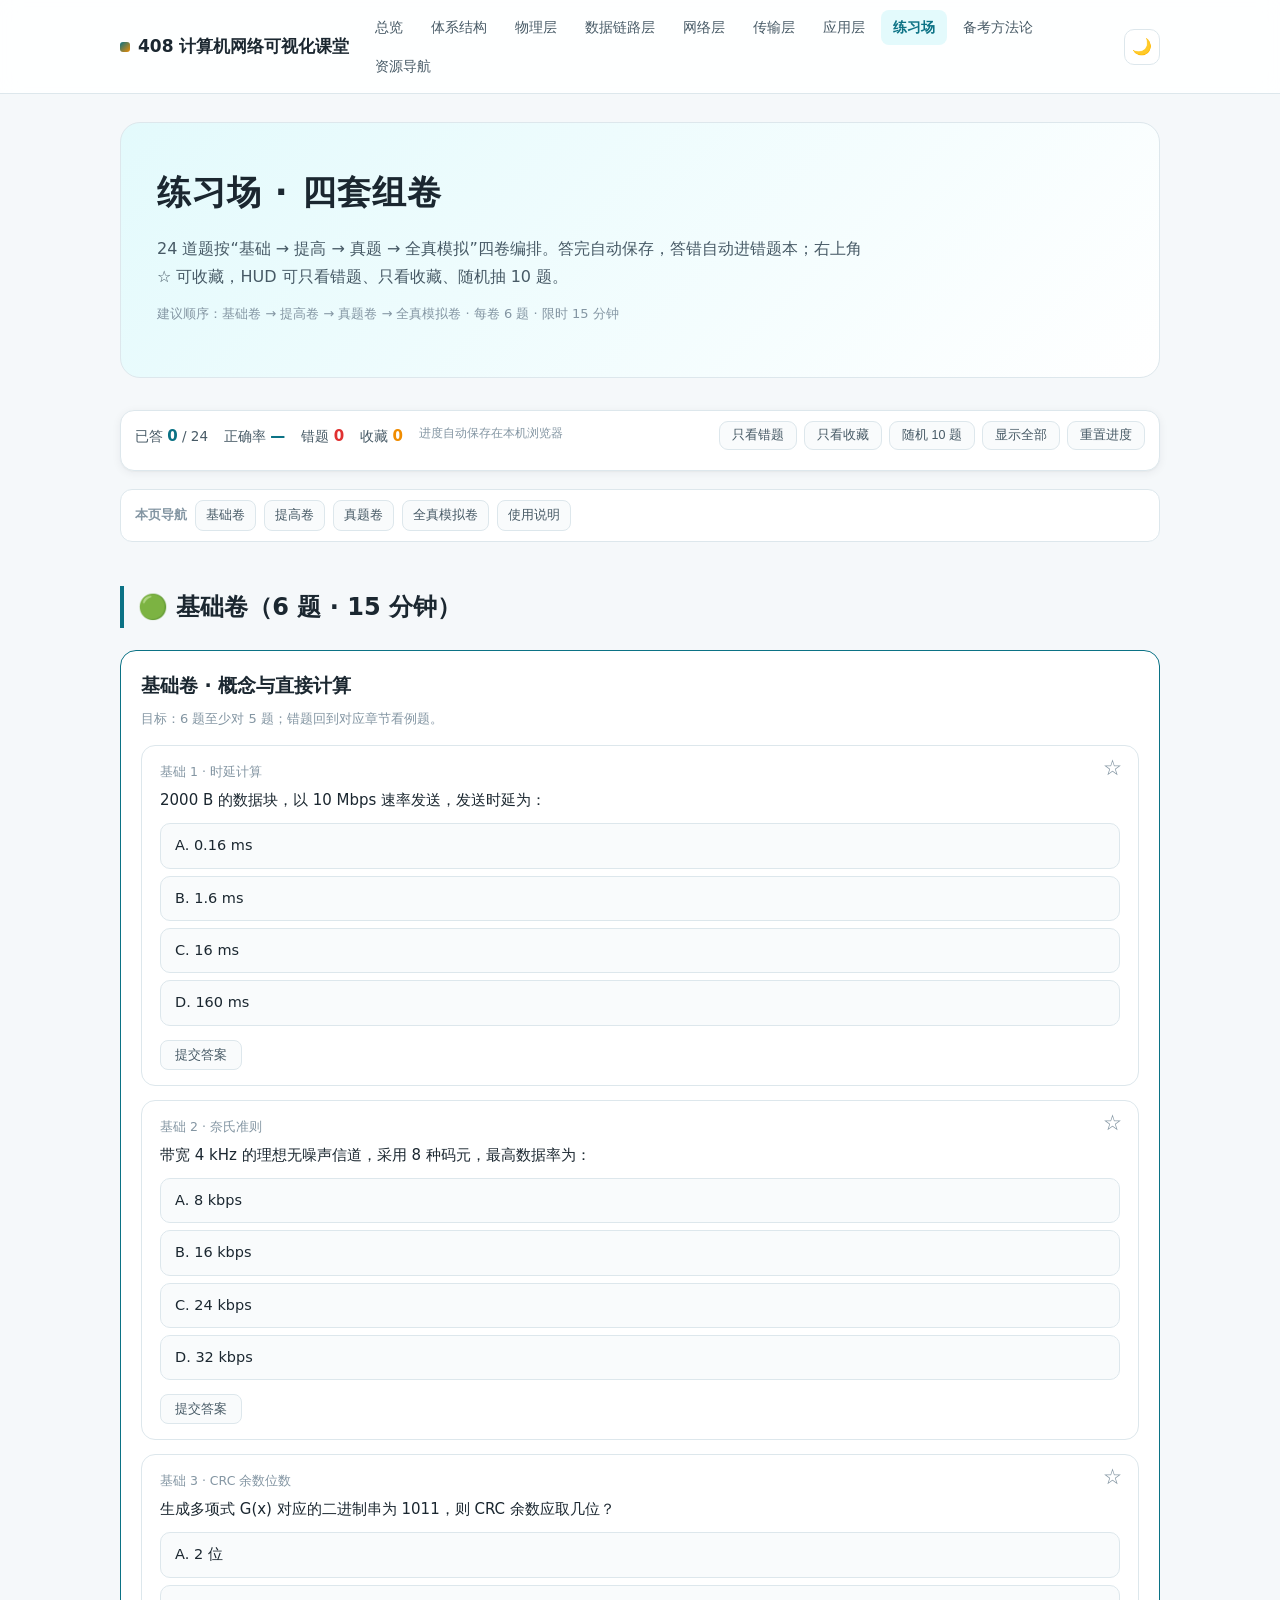
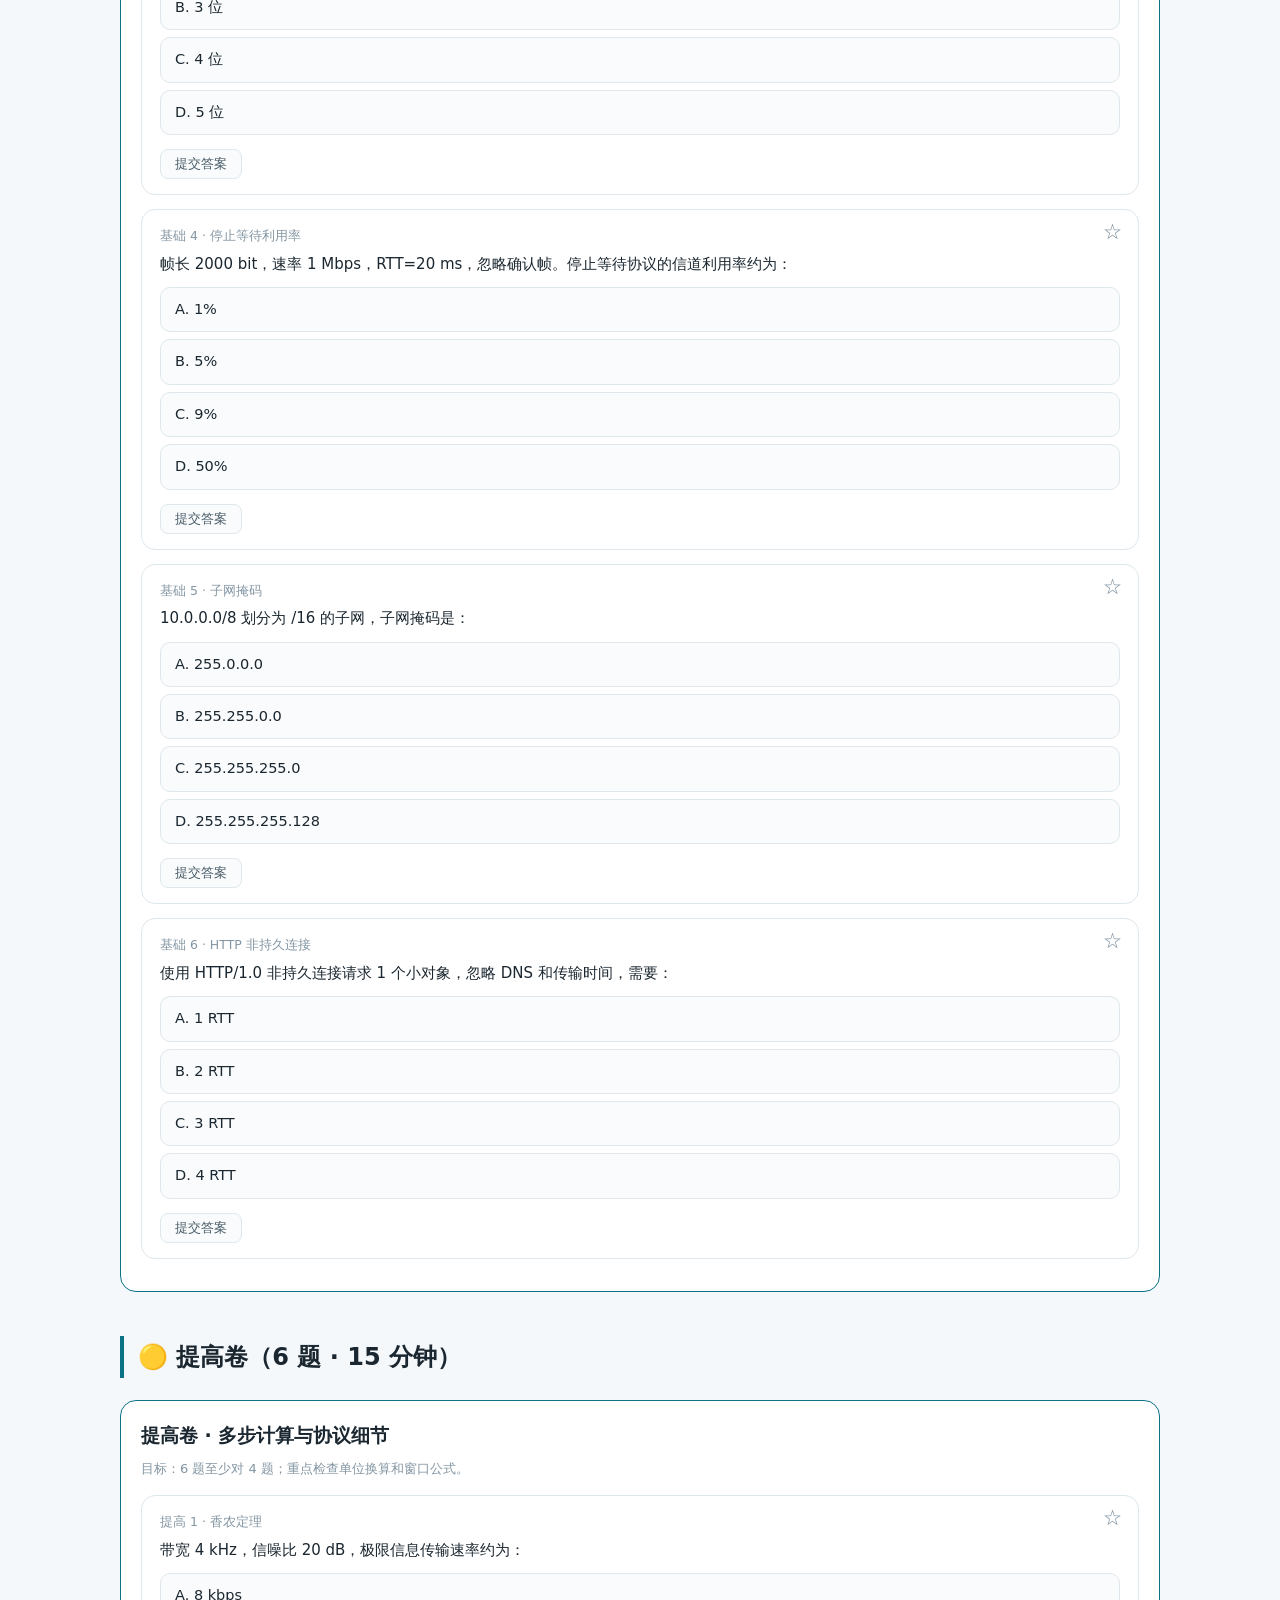
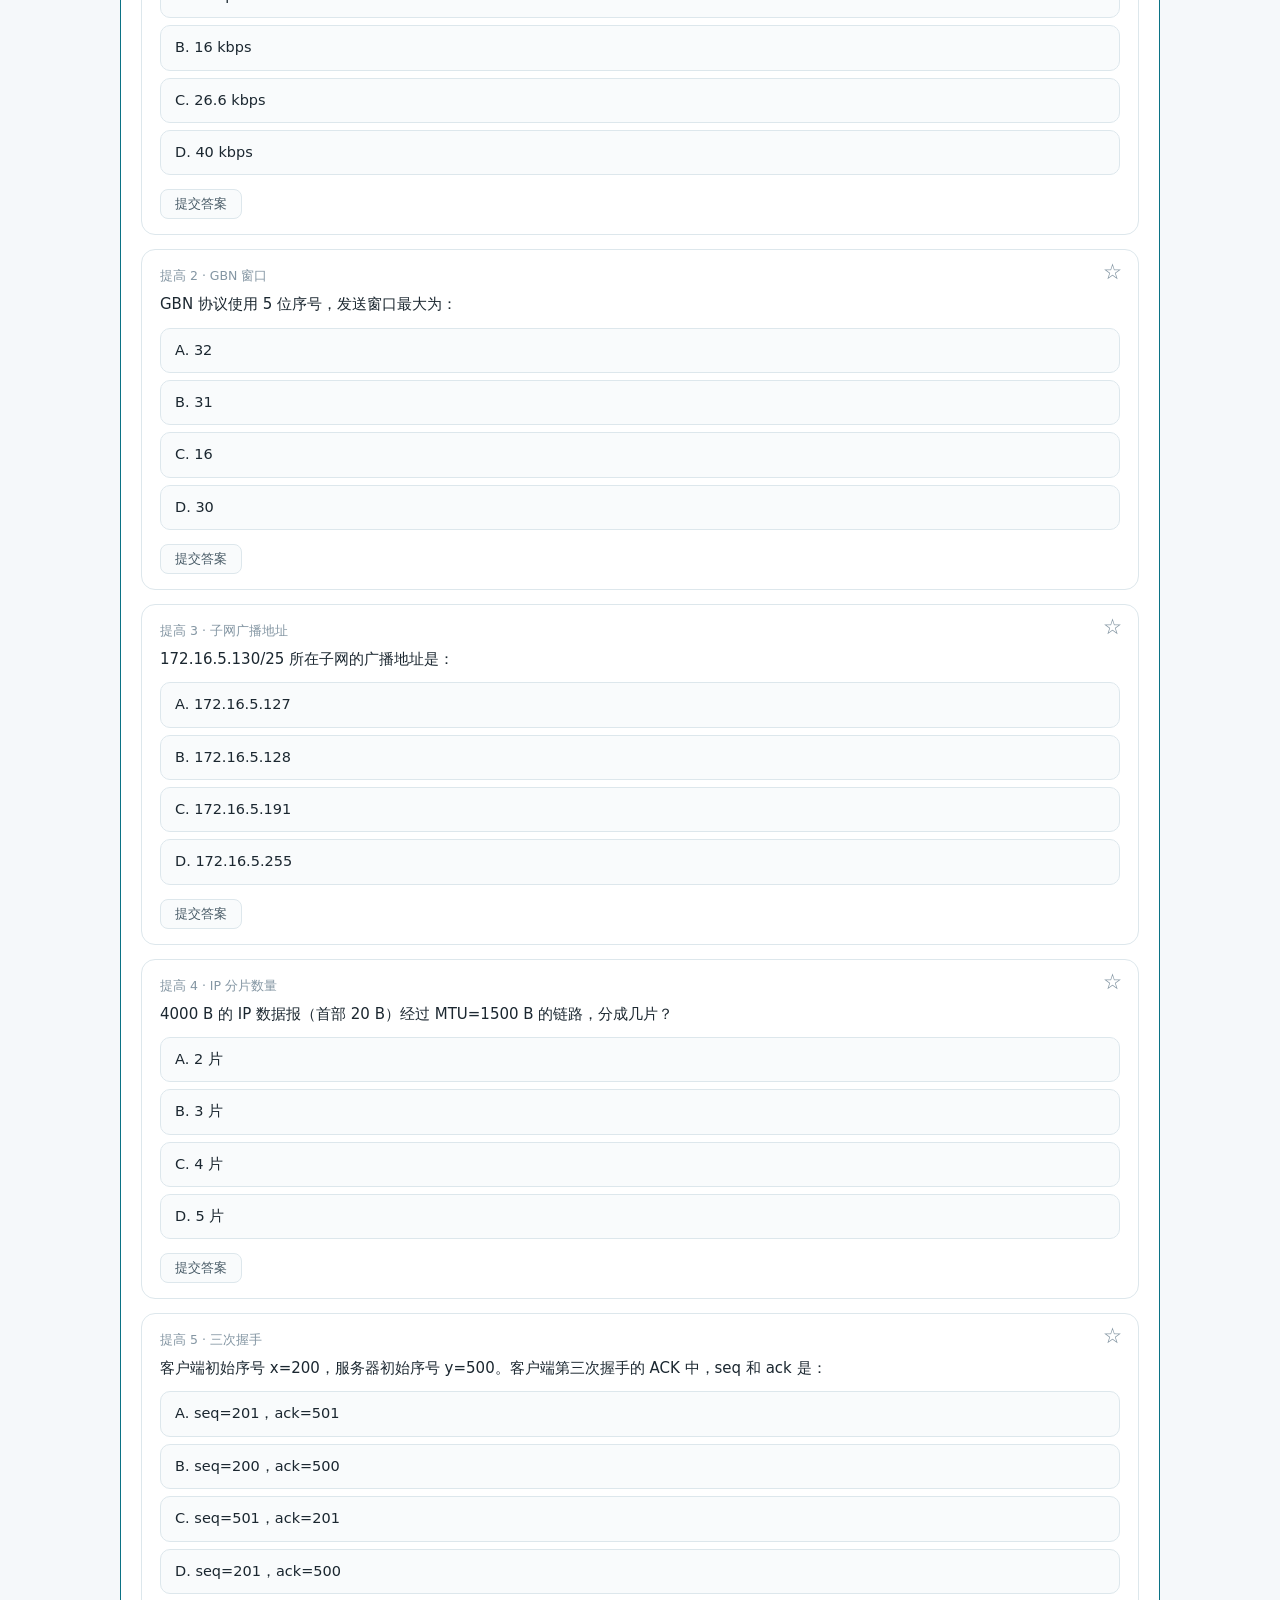
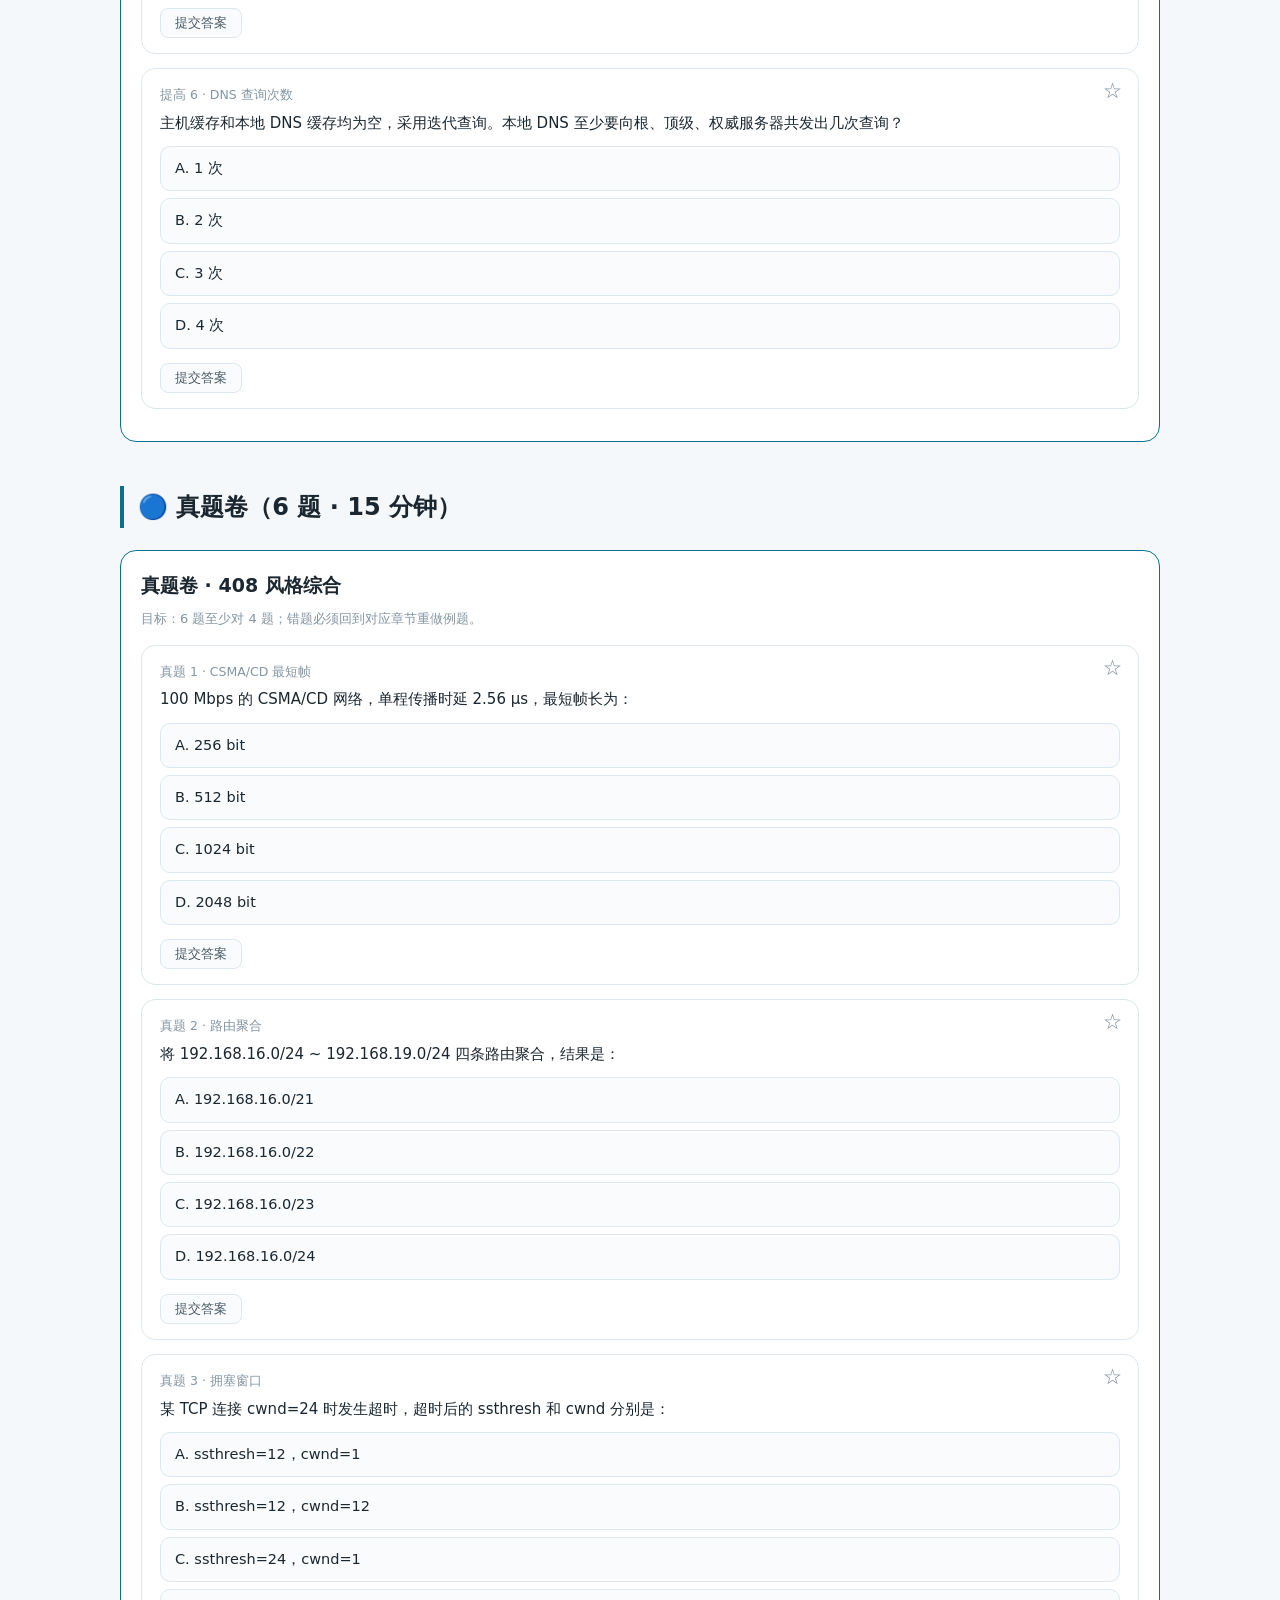
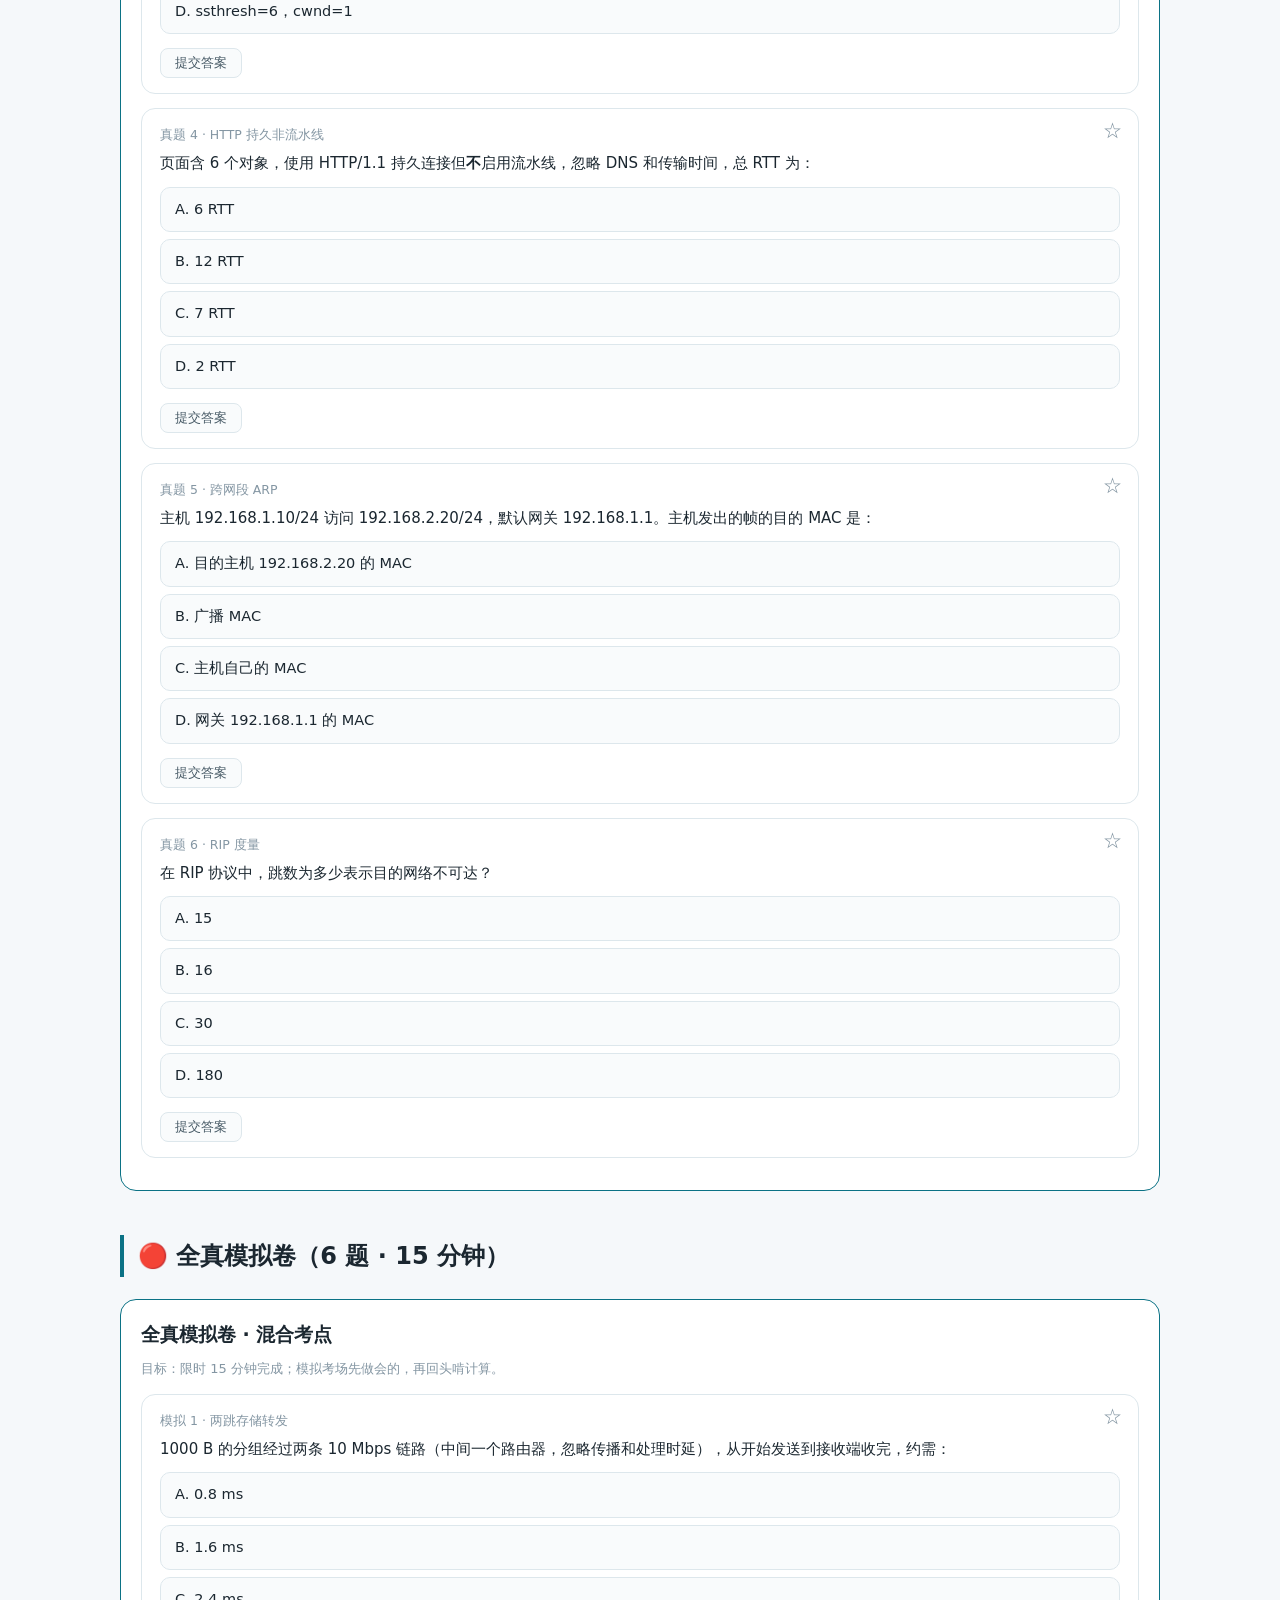
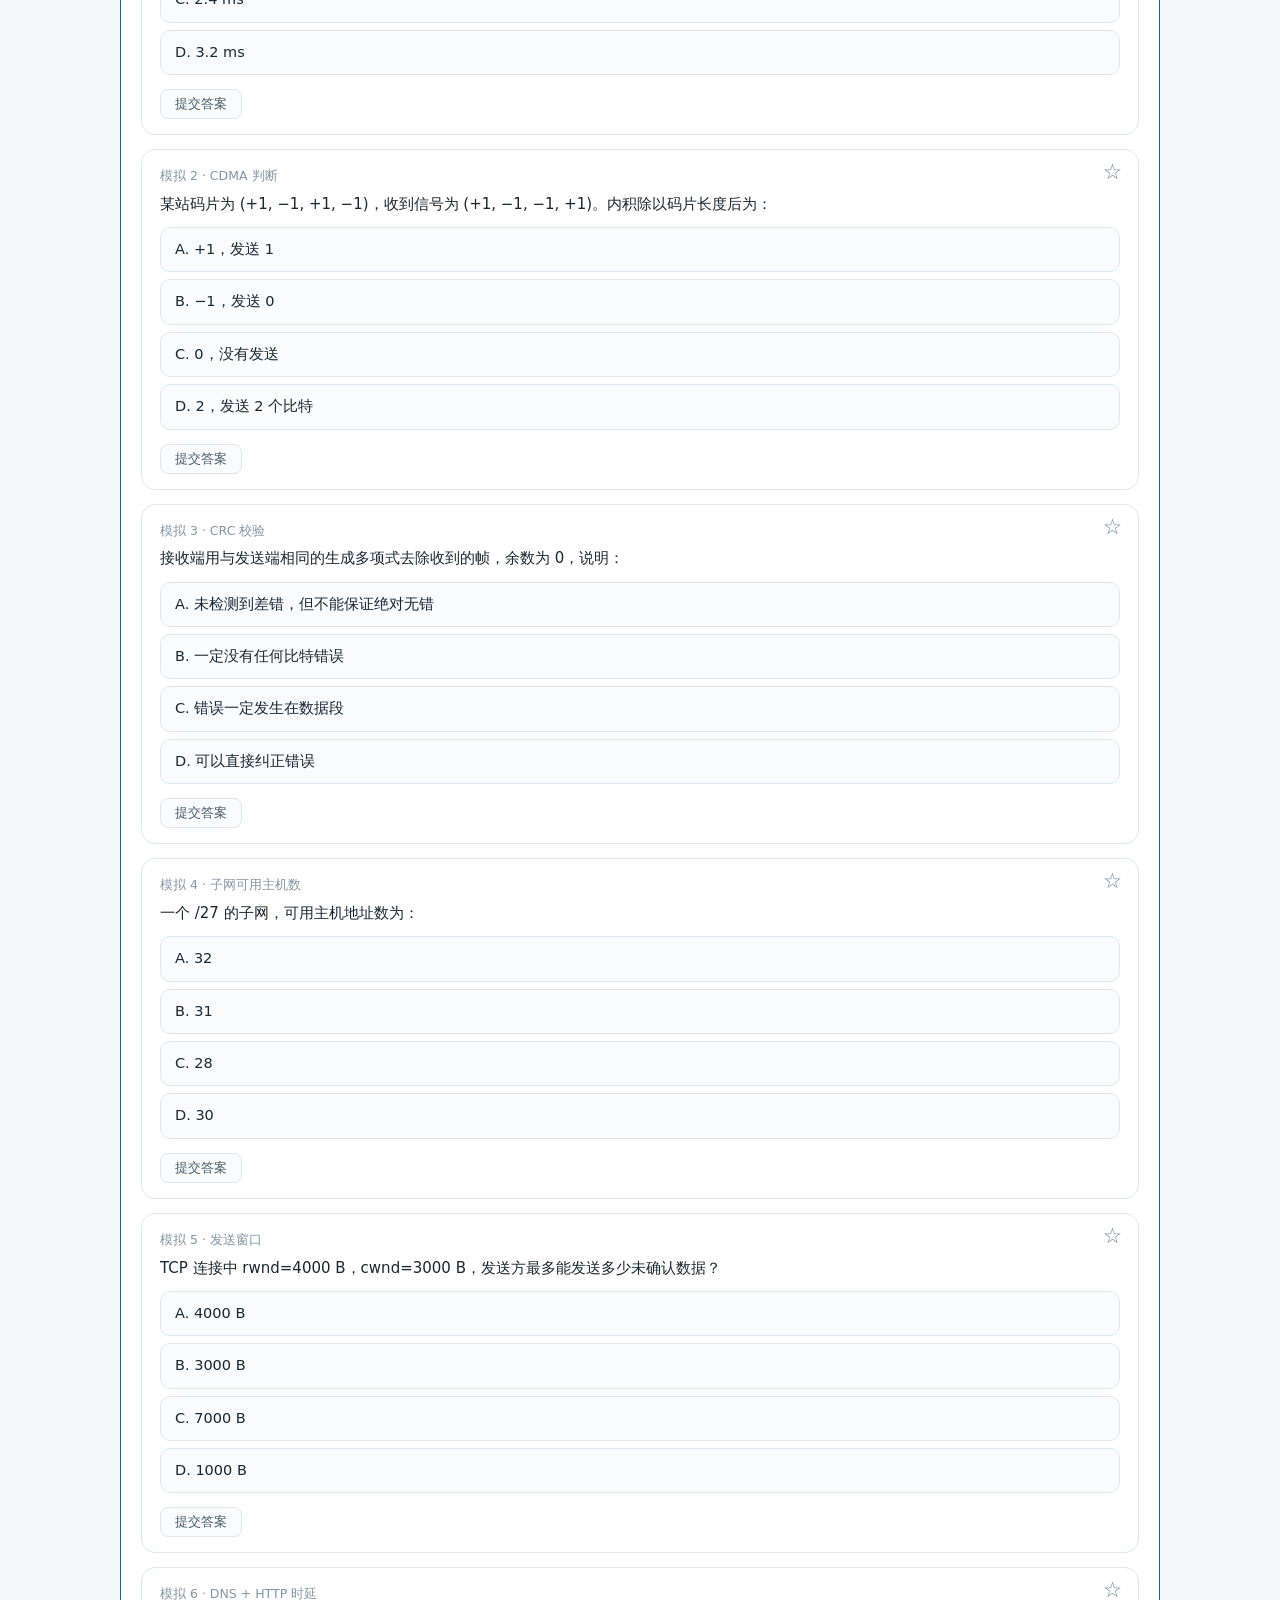
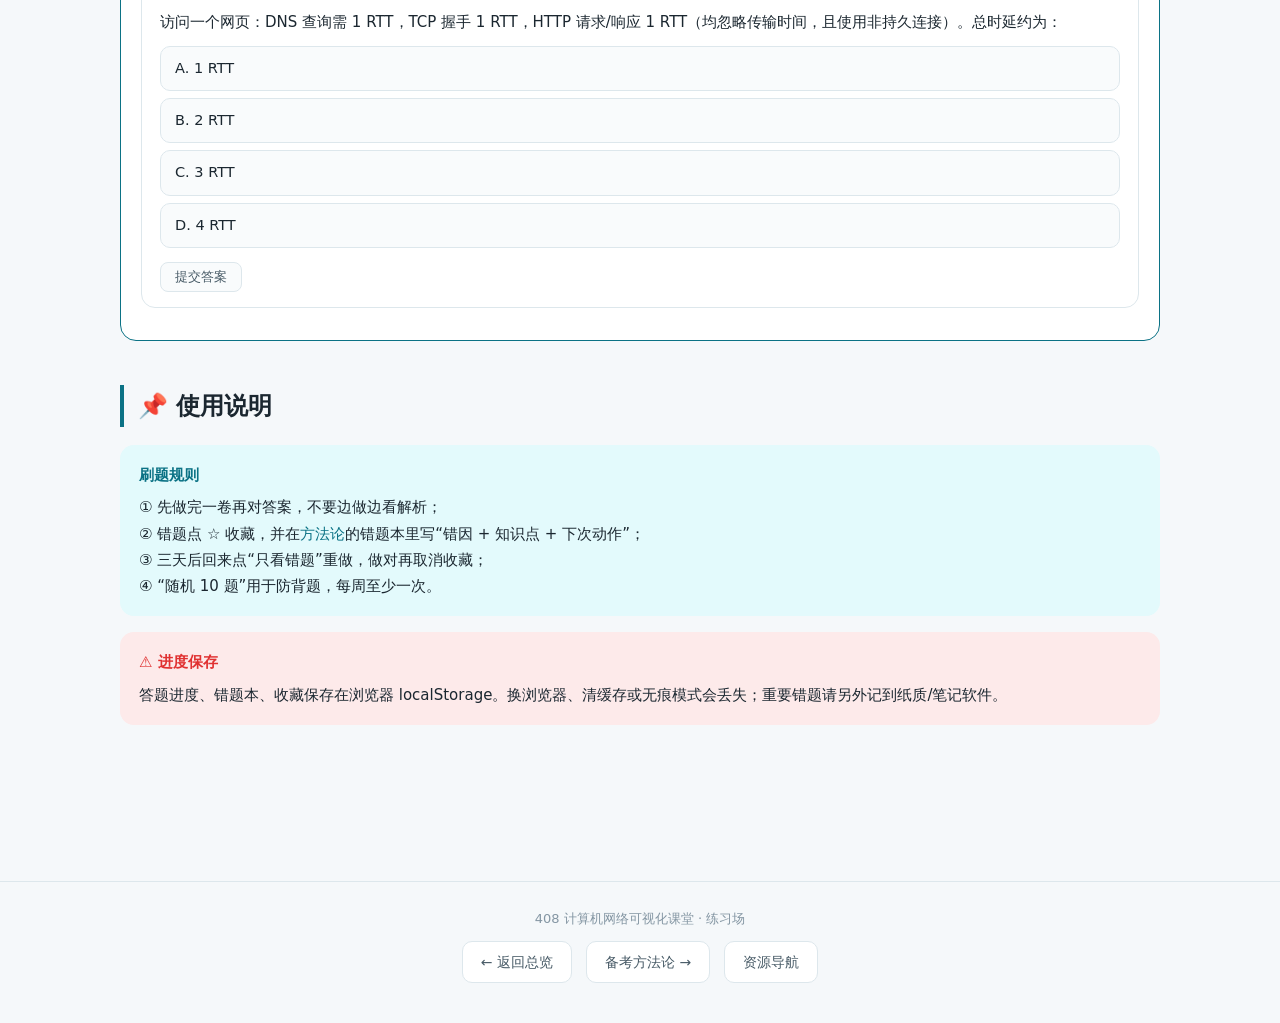
<file: practice.html>
<!DOCTYPE html>
<html lang="zh-CN" data-theme="light">
<head>
<meta charset="UTF-8">
<meta name="viewport" content="width=device-width, initial-scale=1.0">
<title>练习场 · 408 计算机网络可视化课堂</title>
<link rel="stylesheet" href="assets/style.css?v=1">
</head>
<body>
<nav class="topbar"><div class="topbar-inner">
  <a class="logo" href="index.html"><span class="dot"></span>408 计算机网络可视化课堂</a>
  <div class="nav-links">
    <a href="index.html">总览</a><a href="ch01.html">体系结构</a><a href="ch02.html">物理层</a><a href="ch03.html">数据链路层</a><a href="ch04.html">网络层</a><a href="ch05.html">传输层</a><a href="ch06.html">应用层</a><a href="practice.html">练习场</a><a href="method.html">备考方法论</a><a href="resources.html">资源导航</a>
  </div>
  <button class="theme-btn" title="切换明暗主题">🌙</button>
</div></nav>

<div class="wrap">
  <div class="hero">
    <h1>练习场 · 四套组卷</h1>
    <p>24 道题按“基础 → 提高 → 真题 → 全真模拟”四卷编排。答完自动保存，答错自动进错题本；右上角 ☆ 可收藏，HUD 可只看错题、只看收藏、随机抽 10 题。</p>
    <p class="tagline">建议顺序：基础卷 → 提高卷 → 真题卷 → 全真模拟卷 · 每卷 6 题 · 限时 15 分钟</p>
  </div>

  <div class="toc"><span class="toc-label">本页导航</span><a href="#paper1">基础卷</a><a href="#paper2">提高卷</a><a href="#paper3">真题卷</a><a href="#paper4">全真模拟卷</a><a href="#howto">使用说明</a></div>

  <h2 class="sec" id="paper1">🟢 基础卷（6 题 · 15 分钟）</h2>
  <div class="paper">
    <div class="paper-head"><h3>基础卷 · 概念与直接计算</h3></div>
    <div class="paper-meta">目标：6 题至少对 5 题；错题回到对应章节看例题。</div>

    <div class="quiz" data-answer="B" data-diff="basic">
      <div class="q-head"><div class="q-tag">基础 1 · 时延计算</div>
      2000 B 的数据块，以 10 Mbps 速率发送，发送时延为：</div>
      <div class="opts">
        <div class="opt" data-opt="A">A. 0.16 ms</div>
        <div class="opt" data-opt="B">B. 1.6 ms</div>
        <div class="opt" data-opt="C">C. 16 ms</div>
        <div class="opt" data-opt="D">D. 160 ms</div>
      </div>
      <div class="q-foot"><button class="btn-ans">提交答案</button><span class="q-res"></span></div>
      <div class="q-exp"><b>答案：B。</b>2000 B = 16000 bit；16000 ÷ 10⁷ = 1.6×10⁻³ s = 1.6 ms。</div>
    </div>

    <div class="quiz" data-answer="C" data-diff="basic">
      <div class="q-head"><div class="q-tag">基础 2 · 奈氏准则</div>
      带宽 4 kHz 的理想无噪声信道，采用 8 种码元，最高数据率为：</div>
      <div class="opts">
        <div class="opt" data-opt="A">A. 8 kbps</div>
        <div class="opt" data-opt="B">B. 16 kbps</div>
        <div class="opt" data-opt="C">C. 24 kbps</div>
        <div class="opt" data-opt="D">D. 32 kbps</div>
      </div>
      <div class="q-foot"><button class="btn-ans">提交答案</button><span class="q-res"></span></div>
      <div class="q-exp"><b>答案：C。</b>2W·log₂M = 2×4000×log₂8 = 2×4000×3 = 24000 b/s = 24 kbps。</div>
    </div>

    <div class="quiz" data-answer="B" data-diff="basic">
      <div class="q-head"><div class="q-tag">基础 3 · CRC 余数位数</div>
      生成多项式 G(x) 对应的二进制串为 1011，则 CRC 余数应取几位？</div>
      <div class="opts">
        <div class="opt" data-opt="A">A. 2 位</div>
        <div class="opt" data-opt="B">B. 3 位</div>
        <div class="opt" data-opt="C">C. 4 位</div>
        <div class="opt" data-opt="D">D. 5 位</div>
      </div>
      <div class="q-foot"><button class="btn-ans">提交答案</button><span class="q-res"></span></div>
      <div class="q-exp"><b>答案：B。</b>G 为 4 位，最高次为 x³，所以余数取 3 位（位数−1）。数据后补 3 个 0 再做模 2 除法。</div>
    </div>

    <div class="quiz" data-answer="C" data-diff="basic">
      <div class="q-head"><div class="q-tag">基础 4 · 停止等待利用率</div>
      帧长 2000 bit，速率 1 Mbps，RTT=20 ms，忽略确认帧。停止等待协议的信道利用率约为：</div>
      <div class="opts">
        <div class="opt" data-opt="A">A. 1%</div>
        <div class="opt" data-opt="B">B. 5%</div>
        <div class="opt" data-opt="C">C. 9%</div>
        <div class="opt" data-opt="D">D. 50%</div>
      </div>
      <div class="q-foot"><button class="btn-ans">提交答案</button><span class="q-res"></span></div>
      <div class="q-exp"><b>答案：C。</b>T<sub>d</sub>=2000/10⁶=2 ms；U=2/(2+20)=2/22≈9.1%。</div>
    </div>

    <div class="quiz" data-answer="B" data-diff="basic">
      <div class="q-head"><div class="q-tag">基础 5 · 子网掩码</div>
      10.0.0.0/8 划分为 /16 的子网，子网掩码是：</div>
      <div class="opts">
        <div class="opt" data-opt="A">A. 255.0.0.0</div>
        <div class="opt" data-opt="B">B. 255.255.0.0</div>
        <div class="opt" data-opt="C">C. 255.255.255.0</div>
        <div class="opt" data-opt="D">D. 255.255.255.128</div>
      </div>
      <div class="q-foot"><button class="btn-ans">提交答案</button><span class="q-res"></span></div>
      <div class="q-exp"><b>答案：B。</b>/16 表示前 16 位是网络位，掩码为 255.255.0.0；每个子网有 2¹⁶ 个地址、65534 个可用主机。</div>
    </div>

    <div class="quiz" data-answer="B" data-diff="basic">
      <div class="q-head"><div class="q-tag">基础 6 · HTTP 非持久连接</div>
      使用 HTTP/1.0 非持久连接请求 1 个小对象，忽略 DNS 和传输时间，需要：</div>
      <div class="opts">
        <div class="opt" data-opt="A">A. 1 RTT</div>
        <div class="opt" data-opt="B">B. 2 RTT</div>
        <div class="opt" data-opt="C">C. 3 RTT</div>
        <div class="opt" data-opt="D">D. 4 RTT</div>
      </div>
      <div class="q-foot"><button class="btn-ans">提交答案</button><span class="q-res"></span></div>
      <div class="q-exp"><b>答案：B。</b>1 RTT 建 TCP，1 RTT 发 HTTP 请求并收响应，共 2 RTT。</div>
    </div>
  </div>

  <h2 class="sec" id="paper2">🟡 提高卷（6 题 · 15 分钟）</h2>
  <div class="paper">
    <div class="paper-head"><h3>提高卷 · 多步计算与协议细节</h3></div>
    <div class="paper-meta">目标：6 题至少对 4 题；重点检查单位换算和窗口公式。</div>

    <div class="quiz" data-answer="C" data-diff="mid">
      <div class="q-head"><div class="q-tag">提高 1 · 香农定理</div>
      带宽 4 kHz，信噪比 20 dB，极限信息传输速率约为：</div>
      <div class="opts">
        <div class="opt" data-opt="A">A. 8 kbps</div>
        <div class="opt" data-opt="B">B. 16 kbps</div>
        <div class="opt" data-opt="C">C. 26.6 kbps</div>
        <div class="opt" data-opt="D">D. 40 kbps</div>
      </div>
      <div class="q-foot"><button class="btn-ans">提交答案</button><span class="q-res"></span></div>
      <div class="q-exp"><b>答案：C。</b>20 dB → S/N=100；C=4000×log₂(101)≈4000×6.66≈26.6 kbps。</div>
    </div>

    <div class="quiz" data-answer="B" data-diff="mid">
      <div class="q-head"><div class="q-tag">提高 2 · GBN 窗口</div>
      GBN 协议使用 5 位序号，发送窗口最大为：</div>
      <div class="opts">
        <div class="opt" data-opt="A">A. 32</div>
        <div class="opt" data-opt="B">B. 31</div>
        <div class="opt" data-opt="C">C. 16</div>
        <div class="opt" data-opt="D">D. 30</div>
      </div>
      <div class="q-foot"><button class="btn-ans">提交答案</button><span class="q-res"></span></div>
      <div class="q-exp"><b>答案：B。</b>GBN 窗口 W ≤ 2ⁿ−1 = 32−1 = 31；SR 才是 2ⁿ⁻¹=16。</div>
    </div>

    <div class="quiz" data-answer="D" data-diff="mid">
      <div class="q-head"><div class="q-tag">提高 3 · 子网广播地址</div>
      172.16.5.130/25 所在子网的广播地址是：</div>
      <div class="opts">
        <div class="opt" data-opt="A">A. 172.16.5.127</div>
        <div class="opt" data-opt="B">B. 172.16.5.128</div>
        <div class="opt" data-opt="C">C. 172.16.5.191</div>
        <div class="opt" data-opt="D">D. 172.16.5.255</div>
      </div>
      <div class="q-foot"><button class="btn-ans">提交答案</button><span class="q-res"></span></div>
      <div class="q-exp"><b>答案：D。</b>/25 的块大小是 128，子网边界为 .0 和 .128；.130 属于 .128/25，广播地址是 .255，可用范围 .129~.254。</div>
    </div>

    <div class="quiz" data-answer="B" data-diff="mid">
      <div class="q-head"><div class="q-tag">提高 4 · IP 分片数量</div>
      4000 B 的 IP 数据报（首部 20 B）经过 MTU=1500 B 的链路，分成几片？</div>
      <div class="opts">
        <div class="opt" data-opt="A">A. 2 片</div>
        <div class="opt" data-opt="B">B. 3 片</div>
        <div class="opt" data-opt="C">C. 4 片</div>
        <div class="opt" data-opt="D">D. 5 片</div>
      </div>
      <div class="q-foot"><button class="btn-ans">提交答案</button><span class="q-res"></span></div>
      <div class="q-exp"><b>答案：B。</b>数据 3980 B，每片最多 1480 B；3980=1480+1480+1020，共 3 片。最后一片偏移 370，MF=0。</div>
    </div>

    <div class="quiz" data-answer="A" data-diff="mid">
      <div class="q-head"><div class="q-tag">提高 5 · 三次握手</div>
      客户端初始序号 x=200，服务器初始序号 y=500。客户端第三次握手的 ACK 中，seq 和 ack 是：</div>
      <div class="opts">
        <div class="opt" data-opt="A">A. seq=201，ack=501</div>
        <div class="opt" data-opt="B">B. seq=200，ack=500</div>
        <div class="opt" data-opt="C">C. seq=501，ack=201</div>
        <div class="opt" data-opt="D">D. seq=201，ack=500</div>
      </div>
      <div class="q-foot"><button class="btn-ans">提交答案</button><span class="q-res"></span></div>
      <div class="q-exp"><b>答案：A。</b>服务器第二次发 seq=y=500、ack=x+1=201；客户端第三次发 seq=x+1=201、ack=y+1=501。SYN 占一个序号。</div>
    </div>

    <div class="quiz" data-answer="C" data-diff="mid">
      <div class="q-head"><div class="q-tag">提高 6 · DNS 查询次数</div>
      主机缓存和本地 DNS 缓存均为空，采用迭代查询。本地 DNS 至少要向根、顶级、权威服务器共发出几次查询？</div>
      <div class="opts">
        <div class="opt" data-opt="A">A. 1 次</div>
        <div class="opt" data-opt="B">B. 2 次</div>
        <div class="opt" data-opt="C">C. 3 次</div>
        <div class="opt" data-opt="D">D. 4 次</div>
      </div>
      <div class="q-foot"><button class="btn-ans">提交答案</button><span class="q-res"></span></div>
      <div class="q-exp"><b>答案：C。</b>本地 DNS 依次问根（得到 .com 服务器）、问 .com（得到权威服务器）、问权威（得到 IP），共 3 次。主机→本地 DNS 的那次是递归查询，不计入这 3 次。</div>
    </div>
  </div>

  <h2 class="sec" id="paper3">🔵 真题卷（6 题 · 15 分钟）</h2>
  <div class="paper">
    <div class="paper-head"><h3>真题卷 · 408 风格综合</h3></div>
    <div class="paper-meta">目标：6 题至少对 4 题；错题必须回到对应章节重做例题。</div>

    <div class="quiz" data-answer="B" data-diff="real">
      <div class="q-head"><div class="q-tag">真题 1 · CSMA/CD 最短帧</div>
      100 Mbps 的 CSMA/CD 网络，单程传播时延 2.56 μs，最短帧长为：</div>
      <div class="opts">
        <div class="opt" data-opt="A">A. 256 bit</div>
        <div class="opt" data-opt="B">B. 512 bit</div>
        <div class="opt" data-opt="C">C. 1024 bit</div>
        <div class="opt" data-opt="D">D. 2048 bit</div>
      </div>
      <div class="q-foot"><button class="btn-ans">提交答案</button><span class="q-res"></span></div>
      <div class="q-exp"><b>答案：B。</b>2τ=5.12 μs；最短帧=5.12×10⁻⁶×10⁸=512 bit，即 64 B。10 Mbps 以太网的最短帧也是 64 B，这是标准值。</div>
    </div>

    <div class="quiz" data-answer="B" data-diff="real">
      <div class="q-head"><div class="q-tag">真题 2 · 路由聚合</div>
      将 192.168.16.0/24 ~ 192.168.19.0/24 四条路由聚合，结果是：</div>
      <div class="opts">
        <div class="opt" data-opt="A">A. 192.168.16.0/21</div>
        <div class="opt" data-opt="B">B. 192.168.16.0/22</div>
        <div class="opt" data-opt="C">C. 192.168.16.0/23</div>
        <div class="opt" data-opt="D">D. 192.168.16.0/24</div>
      </div>
      <div class="q-foot"><button class="btn-ans">提交答案</button><span class="q-res"></span></div>
      <div class="q-exp"><b>答案：B。</b>4 个连续 /24 共 1024 个地址，2¹⁰，前缀 32−10=22，覆盖 192.168.16.0~192.168.19.255。</div>
    </div>

    <div class="quiz" data-answer="A" data-diff="real">
      <div class="q-head"><div class="q-tag">真题 3 · 拥塞窗口</div>
      某 TCP 连接 cwnd=24 时发生超时，超时后的 ssthresh 和 cwnd 分别是：</div>
      <div class="opts">
        <div class="opt" data-opt="A">A. ssthresh=12，cwnd=1</div>
        <div class="opt" data-opt="B">B. ssthresh=12，cwnd=12</div>
        <div class="opt" data-opt="C">C. ssthresh=24，cwnd=1</div>
        <div class="opt" data-opt="D">D. ssthresh=6，cwnd=1</div>
      </div>
      <div class="q-foot"><button class="btn-ans">提交答案</button><span class="q-res"></span></div>
      <div class="q-exp"><b>答案：A。</b>超时：ssthresh=cwnd/2=12，cwnd=1，重新慢开始。若是 3 个重复 ACK 的快恢复，cwnd 才设为 12。</div>
    </div>

    <div class="quiz" data-answer="C" data-diff="real">
      <div class="q-head"><div class="q-tag">真题 4 · HTTP 持久非流水线</div>
      页面含 6 个对象，使用 HTTP/1.1 持久连接但<b>不</b>启用流水线，忽略 DNS 和传输时间，总 RTT 为：</div>
      <div class="opts">
        <div class="opt" data-opt="A">A. 6 RTT</div>
        <div class="opt" data-opt="B">B. 12 RTT</div>
        <div class="opt" data-opt="C">C. 7 RTT</div>
        <div class="opt" data-opt="D">D. 2 RTT</div>
      </div>
      <div class="q-foot"><button class="btn-ans">提交答案</button><span class="q-res"></span></div>
      <div class="q-exp"><b>答案：C。</b>首个对象：1 RTT 建 TCP + 1 RTT 请求/响应 = 2 RTT；之后 5 个对象各 1 RTT，共 2+5=7 RTT。</div>
    </div>

    <div class="quiz" data-answer="D" data-diff="real">
      <div class="q-head"><div class="q-tag">真题 5 · 跨网段 ARP</div>
      主机 192.168.1.10/24 访问 192.168.2.20/24，默认网关 192.168.1.1。主机发出的帧的目的 MAC 是：</div>
      <div class="opts">
        <div class="opt" data-opt="A">A. 目的主机 192.168.2.20 的 MAC</div>
        <div class="opt" data-opt="B">B. 广播 MAC</div>
        <div class="opt" data-opt="C">C. 主机自己的 MAC</div>
        <div class="opt" data-opt="D">D. 网关 192.168.1.1 的 MAC</div>
      </div>
      <div class="q-foot"><button class="btn-ans">提交答案</button><span class="q-res"></span></div>
      <div class="q-exp"><b>答案：D。</b>目的 IP 不在本网段，主机把帧发给默认网关；帧的目的 MAC 是网关 MAC，IP 目的地址仍是 192.168.2.20。</div>
    </div>

    <div class="quiz" data-answer="B" data-diff="real">
      <div class="q-head"><div class="q-tag">真题 6 · RIP 度量</div>
      在 RIP 协议中，跳数为多少表示目的网络不可达？</div>
      <div class="opts">
        <div class="opt" data-opt="A">A. 15</div>
        <div class="opt" data-opt="B">B. 16</div>
        <div class="opt" data-opt="C">C. 30</div>
        <div class="opt" data-opt="D">D. 180</div>
      </div>
      <div class="q-foot"><button class="btn-ans">提交答案</button><span class="q-res"></span></div>
      <div class="q-exp"><b>答案：B。</b>RIP 最大有效跳数是 15，16 表示不可达；30 s 是更新周期，180 s 是失效时间。</div>
    </div>
  </div>

  <h2 class="sec" id="paper4">🔴 全真模拟卷（6 题 · 15 分钟）</h2>
  <div class="paper">
    <div class="paper-head"><h3>全真模拟卷 · 混合考点</h3></div>
    <div class="paper-meta">目标：限时 15 分钟完成；模拟考场先做会的，再回头啃计算。</div>

    <div class="quiz" data-answer="B" data-diff="real">
      <div class="q-head"><div class="q-tag">模拟 1 · 两跳存储转发</div>
      1000 B 的分组经过两条 10 Mbps 链路（中间一个路由器，忽略传播和处理时延），从开始发送到接收端收完，约需：</div>
      <div class="opts">
        <div class="opt" data-opt="A">A. 0.8 ms</div>
        <div class="opt" data-opt="B">B. 1.6 ms</div>
        <div class="opt" data-opt="C">C. 2.4 ms</div>
        <div class="opt" data-opt="D">D. 3.2 ms</div>
      </div>
      <div class="q-foot"><button class="btn-ans">提交答案</button><span class="q-res"></span></div>
      <div class="q-exp"><b>答案：B。</b>单跳发送时延=8000/10⁷=0.8 ms；存储转发经过两跳，共 1.6 ms。</div>
    </div>

    <div class="quiz" data-answer="C" data-diff="real">
      <div class="q-head"><div class="q-tag">模拟 2 · CDMA 判断</div>
      某站码片为 (+1, −1, +1, −1)，收到信号为 (+1, −1, −1, +1)。内积除以码片长度后为：</div>
      <div class="opts">
        <div class="opt" data-opt="A">A. +1，发送 1</div>
        <div class="opt" data-opt="B">B. −1，发送 0</div>
        <div class="opt" data-opt="C">C. 0，没有发送</div>
        <div class="opt" data-opt="D">D. 2，发送 2 个比特</div>
      </div>
      <div class="q-foot"><button class="btn-ans">提交答案</button><span class="q-res"></span></div>
      <div class="q-exp"><b>答案：C。</b>内积=1+1−1−1=0，除以 4 仍为 0，表示该站静默。若发 1 内积为 +4，发 0 内积为 −4。</div>
    </div>

    <div class="quiz" data-answer="A" data-diff="real">
      <div class="q-head"><div class="q-tag">模拟 3 · CRC 校验</div>
      接收端用与发送端相同的生成多项式去除收到的帧，余数为 0，说明：</div>
      <div class="opts">
        <div class="opt" data-opt="A">A. 未检测到差错，但不能保证绝对无错</div>
        <div class="opt" data-opt="B">B. 一定没有任何比特错误</div>
        <div class="opt" data-opt="C">C. 错误一定发生在数据段</div>
        <div class="opt" data-opt="D">D. 可以直接纠正错误</div>
      </div>
      <div class="q-foot"><button class="btn-ans">提交答案</button><span class="q-res"></span></div>
      <div class="q-exp"><b>答案：A。</b>CRC 是检错码，余数为 0 只表示“按该多项式未检出错误”，存在极小漏检概率；它不能纠错。</div>
    </div>

    <div class="quiz" data-answer="D" data-diff="real">
      <div class="q-head"><div class="q-tag">模拟 4 · 子网可用主机数</div>
      一个 /27 的子网，可用主机地址数为：</div>
      <div class="opts">
        <div class="opt" data-opt="A">A. 32</div>
        <div class="opt" data-opt="B">B. 31</div>
        <div class="opt" data-opt="C">C. 28</div>
        <div class="opt" data-opt="D">D. 30</div>
      </div>
      <div class="q-foot"><button class="btn-ans">提交答案</button><span class="q-res"></span></div>
      <div class="q-exp"><b>答案：D。</b>/27 有 2⁵=32 个地址，减去网络地址和广播地址，可用 30 个。</div>
    </div>

    <div class="quiz" data-answer="B" data-diff="real">
      <div class="q-head"><div class="q-tag">模拟 5 · 发送窗口</div>
      TCP 连接中 rwnd=4000 B，cwnd=3000 B，发送方最多能发送多少未确认数据？</div>
      <div class="opts">
        <div class="opt" data-opt="A">A. 4000 B</div>
        <div class="opt" data-opt="B">B. 3000 B</div>
        <div class="opt" data-opt="C">C. 7000 B</div>
        <div class="opt" data-opt="D">D. 1000 B</div>
      </div>
      <div class="q-foot"><button class="btn-ans">提交答案</button><span class="q-res"></span></div>
      <div class="q-exp"><b>答案：B。</b>发送窗口=min(rwnd,cwnd)=min(4000,3000)=3000 B。</div>
    </div>

    <div class="quiz" data-answer="C" data-diff="real">
      <div class="q-head"><div class="q-tag">模拟 6 · DNS + HTTP 时延</div>
      访问一个网页：DNS 查询需 1 RTT，TCP 握手 1 RTT，HTTP 请求/响应 1 RTT（均忽略传输时间，且使用非持久连接）。总时延约为：</div>
      <div class="opts">
        <div class="opt" data-opt="A">A. 1 RTT</div>
        <div class="opt" data-opt="B">B. 2 RTT</div>
        <div class="opt" data-opt="C">C. 3 RTT</div>
        <div class="opt" data-opt="D">D. 4 RTT</div>
      </div>
      <div class="q-foot"><button class="btn-ans">提交答案</button><span class="q-res"></span></div>
      <div class="q-exp"><b>答案：C。</b>时间线：DNS 1 RTT → TCP 1 RTT → HTTP 1 RTT，共 3 RTT。如果是持久连接且已有连接，则可能只需 1 RTT。</div>
    </div>
  </div>

  <h2 class="sec" id="howto">📌 使用说明</h2>
  <div class="callout exam"><div class="co-title">刷题规则</div>
  ① 先做完一卷再对答案，不要边做边看解析；<br>
  ② 错题点 ☆ 收藏，并在<a href="method.html">方法论</a>的错题本里写“错因 + 知识点 + 下次动作”；<br>
  ③ 三天后回来点“只看错题”重做，做对再取消收藏；<br>
  ④ “随机 10 题”用于防背题，每周至少一次。</div>
  <div class="callout warn"><div class="co-title">⚠️ 进度保存</div>
  答题进度、错题本、收藏保存在浏览器 localStorage。换浏览器、清缓存或无痕模式会丢失；重要错题请另外记到纸质/笔记软件。</div>
</div>

<footer>
  408 计算机网络可视化课堂 · 练习场<br>
  <div class="pagers">
    <a href="index.html">← 返回总览</a><a href="method.html">备考方法论 →</a><a href="resources.html">资源导航</a>
  </div>
</footer>
<script src="assets/app.js?v=2"></script>
</body>
</html>
</file>
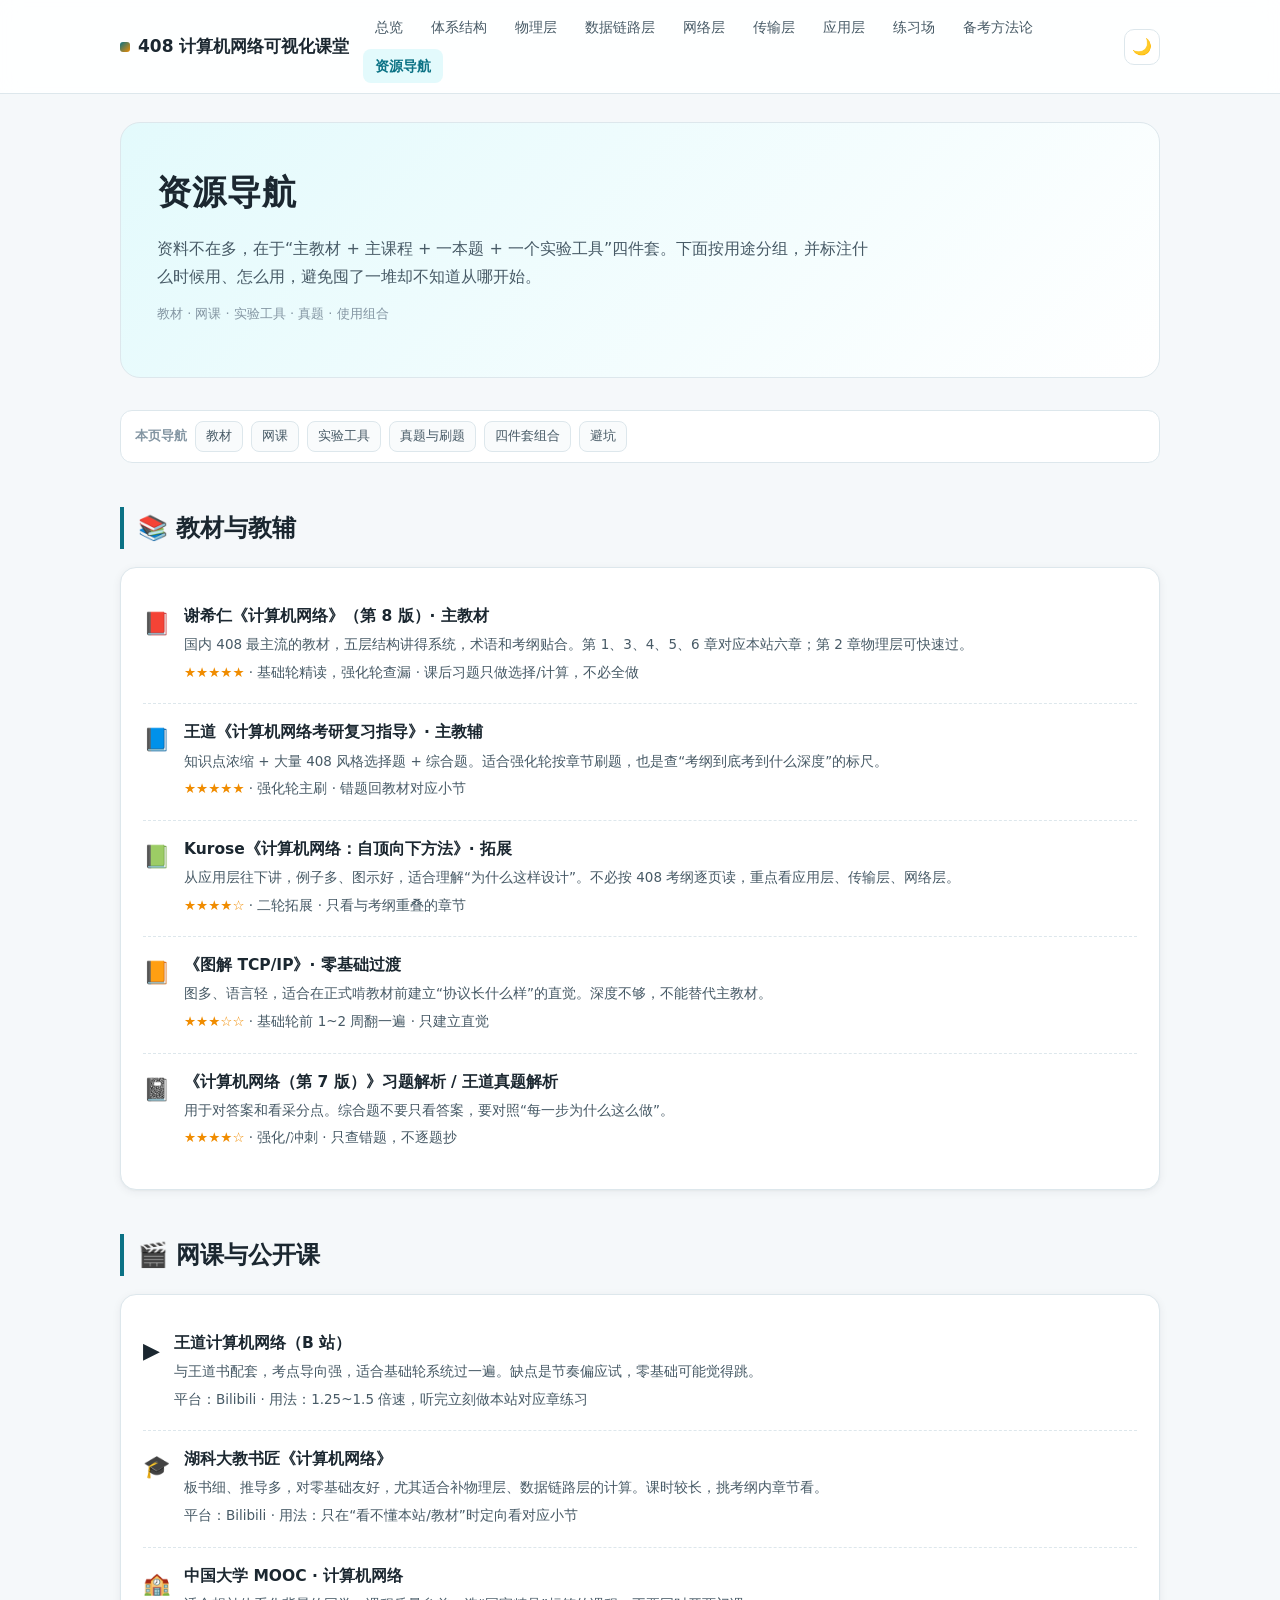
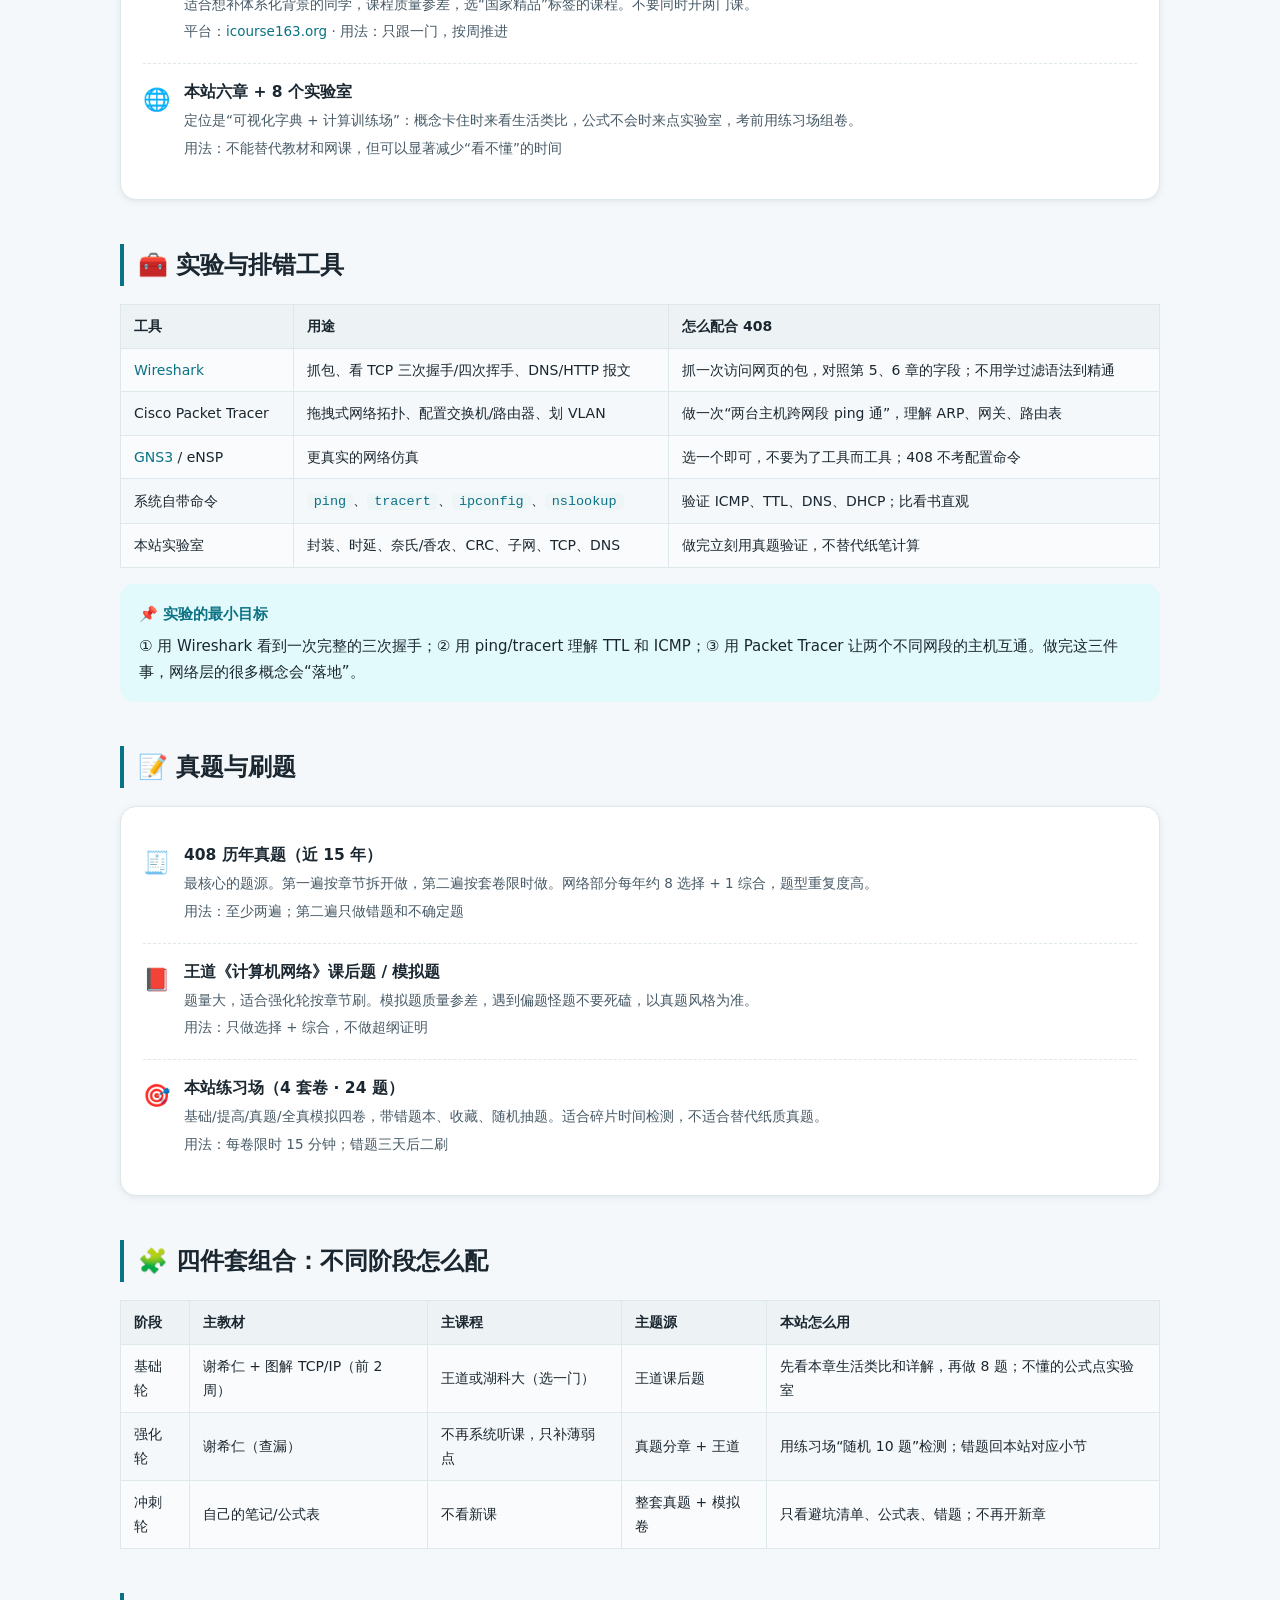
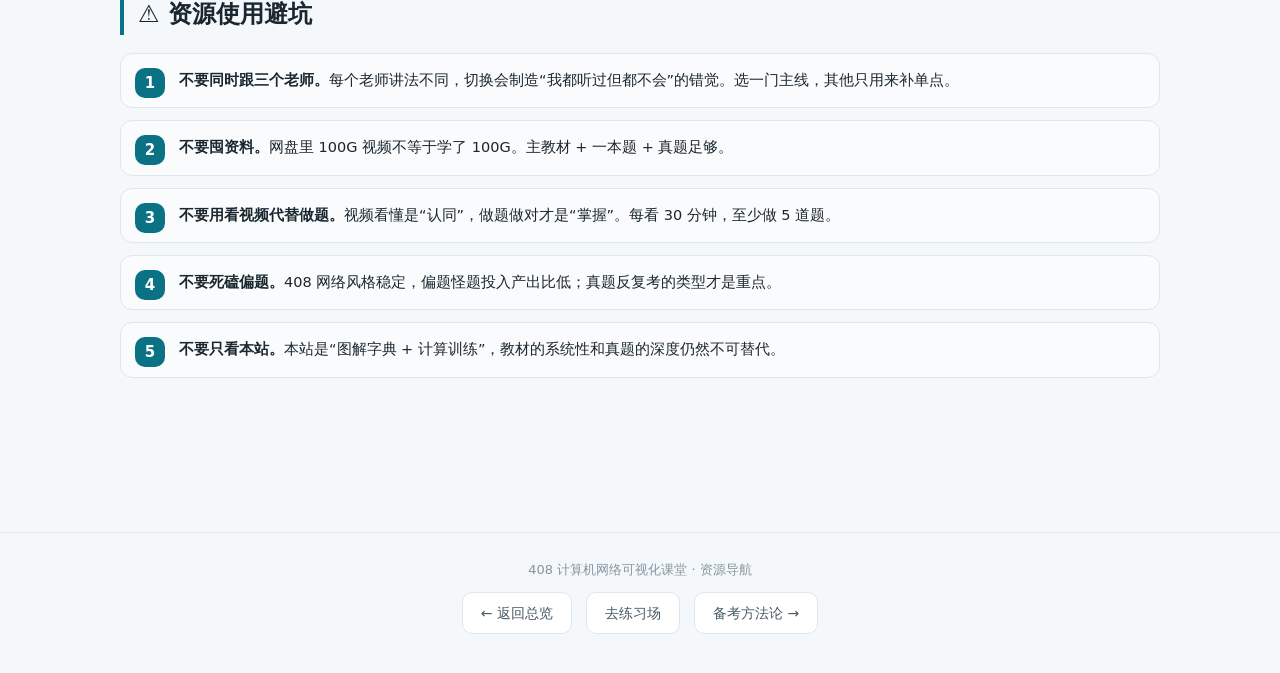
<file: resources.html>
<!DOCTYPE html>
<html lang="zh-CN" data-theme="light">
<head>
<meta charset="UTF-8">
<meta name="viewport" content="width=device-width, initial-scale=1.0">
<title>资源导航 · 408 计算机网络可视化课堂</title>
<link rel="stylesheet" href="assets/style.css?v=1">
</head>
<body>
<nav class="topbar"><div class="topbar-inner">
  <a class="logo" href="index.html"><span class="dot"></span>408 计算机网络可视化课堂</a>
  <div class="nav-links">
    <a href="index.html">总览</a><a href="ch01.html">体系结构</a><a href="ch02.html">物理层</a><a href="ch03.html">数据链路层</a><a href="ch04.html">网络层</a><a href="ch05.html">传输层</a><a href="ch06.html">应用层</a><a href="practice.html">练习场</a><a href="method.html">备考方法论</a><a href="resources.html">资源导航</a>
  </div>
  <button class="theme-btn" title="切换明暗主题">🌙</button>
</div></nav>

<div class="wrap">
  <div class="hero">
    <h1>资源导航</h1>
    <p>资料不在多，在于“主教材 + 主课程 + 一本题 + 一个实验工具”四件套。下面按用途分组，并标注什么时候用、怎么用，避免囤了一堆却不知道从哪开始。</p>
    <p class="tagline">教材 · 网课 · 实验工具 · 真题 · 使用组合</p>
  </div>

  <div class="toc"><span class="toc-label">本页导航</span><a href="#books">教材</a><a href="#courses">网课</a><a href="#tools">实验工具</a><a href="#exam">真题与刷题</a><a href="#combo">四件套组合</a><a href="#avoid">避坑</a></div>

  <h2 class="sec" id="books">📚 教材与教辅</h2>
  <div class="card">
    <div class="res-item">
      <div class="res-icon">📕</div>
      <div class="res-body">
        <h4>谢希仁《计算机网络》（第 8 版）· 主教材</h4>
        <p>国内 408 最主流的教材，五层结构讲得系统，术语和考纲贴合。第 1、3、4、5、6 章对应本站六章；第 2 章物理层可快速过。</p>
        <p class="res-meta"><span class="star">★★★★★</span> · 基础轮精读，强化轮查漏 · 课后习题只做选择/计算，不必全做</p>
      </div>
    </div>
    <div class="res-item">
      <div class="res-icon">📘</div>
      <div class="res-body">
        <h4>王道《计算机网络考研复习指导》· 主教辅</h4>
        <p>知识点浓缩 + 大量 408 风格选择题 + 综合题。适合强化轮按章节刷题，也是查“考纲到底考到什么深度”的标尺。</p>
        <p class="res-meta"><span class="star">★★★★★</span> · 强化轮主刷 · 错题回教材对应小节</p>
      </div>
    </div>
    <div class="res-item">
      <div class="res-icon">📗</div>
      <div class="res-body">
        <h4>Kurose《计算机网络：自顶向下方法》· 拓展</h4>
        <p>从应用层往下讲，例子多、图示好，适合理解“为什么这样设计”。不必按 408 考纲逐页读，重点看应用层、传输层、网络层。</p>
        <p class="res-meta"><span class="star">★★★★☆</span> · 二轮拓展 · 只看与考纲重叠的章节</p>
      </div>
    </div>
    <div class="res-item">
      <div class="res-icon">📙</div>
      <div class="res-body">
        <h4>《图解 TCP/IP》· 零基础过渡</h4>
        <p>图多、语言轻，适合在正式啃教材前建立“协议长什么样”的直觉。深度不够，不能替代主教材。</p>
        <p class="res-meta"><span class="star">★★★☆☆</span> · 基础轮前 1~2 周翻一遍 · 只建立直觉</p>
      </div>
    </div>
    <div class="res-item">
      <div class="res-icon">📓</div>
      <div class="res-body">
        <h4>《计算机网络（第 7 版）》习题解析 / 王道真题解析</h4>
        <p>用于对答案和看采分点。综合题不要只看答案，要对照“每一步为什么这么做”。</p>
        <p class="res-meta"><span class="star">★★★★☆</span> · 强化/冲刺 · 只查错题，不逐题抄</p>
      </div>
    </div>
  </div>

  <h2 class="sec" id="courses">🎬 网课与公开课</h2>
  <div class="card">
    <div class="res-item">
      <div class="res-icon">▶️</div>
      <div class="res-body">
        <h4>王道计算机网络（B 站）</h4>
        <p>与王道书配套，考点导向强，适合基础轮系统过一遍。缺点是节奏偏应试，零基础可能觉得跳。</p>
        <p class="res-meta">平台：Bilibili · 用法：1.25~1.5 倍速，听完立刻做本站对应章练习</p>
      </div>
    </div>
    <div class="res-item">
      <div class="res-icon">🎓</div>
      <div class="res-body">
        <h4>湖科大教书匠《计算机网络》</h4>
        <p>板书细、推导多，对零基础友好，尤其适合补物理层、数据链路层的计算。课时较长，挑考纲内章节看。</p>
        <p class="res-meta">平台：Bilibili · 用法：只在“看不懂本站/教材”时定向看对应小节</p>
      </div>
    </div>
    <div class="res-item">
      <div class="res-icon">🏫</div>
      <div class="res-body">
        <h4>中国大学 MOOC · 计算机网络</h4>
        <p>适合想补体系化背景的同学，课程质量参差，选“国家精品”标签的课程。不要同时开两门课。</p>
        <p class="res-meta">平台：<a href="https://www.icourse163.org" target="_blank" rel="noopener">icourse163.org</a> · 用法：只跟一门，按周推进</p>
      </div>
    </div>
    <div class="res-item">
      <div class="res-icon">🌐</div>
      <div class="res-body">
        <h4>本站六章 + 8 个实验室</h4>
        <p>定位是“可视化字典 + 计算训练场”：概念卡住时来看生活类比，公式不会时来点实验室，考前用练习场组卷。</p>
        <p class="res-meta">用法：不能替代教材和网课，但可以显著减少“看不懂”的时间</p>
      </div>
    </div>
  </div>

  <h2 class="sec" id="tools">🧰 实验与排错工具</h2>
  <table class="tbl">
    <tr><th>工具</th><th>用途</th><th>怎么配合 408</th></tr>
    <tr><td><a href="https://www.wireshark.org" target="_blank" rel="noopener">Wireshark</a></td><td>抓包、看 TCP 三次握手/四次挥手、DNS/HTTP 报文</td><td>抓一次访问网页的包，对照第 5、6 章的字段；不用学过滤语法到精通</td></tr>
    <tr><td>Cisco Packet Tracer</td><td>拖拽式网络拓扑、配置交换机/路由器、划 VLAN</td><td>做一次“两台主机跨网段 ping 通”，理解 ARP、网关、路由表</td></tr>
    <tr><td><a href="https://www.gns3.com" target="_blank" rel="noopener">GNS3</a> / eNSP</td><td>更真实的网络仿真</td><td>选一个即可，不要为了工具而工具；408 不考配置命令</td></tr>
    <tr><td>系统自带命令</td><td><code class="inline">ping</code>、<code class="inline">tracert</code>、<code class="inline">ipconfig</code>、<code class="inline">nslookup</code></td><td>验证 ICMP、TTL、DNS、DHCP；比看书直观</td></tr>
    <tr><td>本站实验室</td><td>封装、时延、奈氏/香农、CRC、子网、TCP、DNS</td><td>做完立刻用真题验证，不替代纸笔计算</td></tr>
  </table>
  <div class="callout exam"><div class="co-title">📌 实验的最小目标</div>
  ① 用 Wireshark 看到一次完整的三次握手；② 用 ping/tracert 理解 TTL 和 ICMP；③ 用 Packet Tracer 让两个不同网段的主机互通。做完这三件事，网络层的很多概念会“落地”。</div>

  <h2 class="sec" id="exam">📝 真题与刷题</h2>
  <div class="card">
    <div class="res-item">
      <div class="res-icon">🧾</div>
      <div class="res-body">
        <h4>408 历年真题（近 15 年）</h4>
        <p>最核心的题源。第一遍按章节拆开做，第二遍按套卷限时做。网络部分每年约 8 选择 + 1 综合，题型重复度高。</p>
        <p class="res-meta">用法：至少两遍；第二遍只做错题和不确定题</p>
      </div>
    </div>
    <div class="res-item">
      <div class="res-icon">📕</div>
      <div class="res-body">
        <h4>王道《计算机网络》课后题 / 模拟题</h4>
        <p>题量大，适合强化轮按章节刷。模拟题质量参差，遇到偏题怪题不要死磕，以真题风格为准。</p>
        <p class="res-meta">用法：只做选择 + 综合，不做超纲证明</p>
      </div>
    </div>
    <div class="res-item">
      <div class="res-icon">🎯</div>
      <div class="res-body">
        <h4>本站练习场（4 套卷 · 24 题）</h4>
        <p>基础/提高/真题/全真模拟四卷，带错题本、收藏、随机抽题。适合碎片时间检测，不适合替代纸质真题。</p>
        <p class="res-meta">用法：每卷限时 15 分钟；错题三天后二刷</p>
      </div>
    </div>
  </div>

  <h2 class="sec" id="combo">🧩 四件套组合：不同阶段怎么配</h2>
  <table class="tbl">
    <tr><th>阶段</th><th>主教材</th><th>主课程</th><th>主题源</th><th>本站怎么用</th></tr>
    <tr><td>基础轮</td><td>谢希仁 + 图解 TCP/IP（前 2 周）</td><td>王道或湖科大（选一门）</td><td>王道课后题</td><td>先看本章生活类比和详解，再做 8 题；不懂的公式点实验室</td></tr>
    <tr><td>强化轮</td><td>谢希仁（查漏）</td><td>不再系统听课，只补薄弱点</td><td>真题分章 + 王道</td><td>用练习场“随机 10 题”检测；错题回本站对应小节</td></tr>
    <tr><td>冲刺轮</td><td>自己的笔记/公式表</td><td>不看新课</td><td>整套真题 + 模拟卷</td><td>只看避坑清单、公式表、错题；不再开新章</td></tr>
  </table>

  <h2 class="sec" id="avoid">⚠️ 资源使用避坑</h2>
  <div class="steps">
    <div class="step"><b>不要同时跟三个老师。</b>每个老师讲法不同，切换会制造“我都听过但都不会”的错觉。选一门主线，其他只用来补单点。</div>
    <div class="step"><b>不要囤资料。</b>网盘里 100G 视频不等于学了 100G。主教材 + 一本题 + 真题足够。</div>
    <div class="step"><b>不要用看视频代替做题。</b>视频看懂是“认同”，做题做对才是“掌握”。每看 30 分钟，至少做 5 道题。</div>
    <div class="step"><b>不要死磕偏题。</b>408 网络风格稳定，偏题怪题投入产出比低；真题反复考的类型才是重点。</div>
    <div class="step"><b>不要只看本站。</b>本站是“图解字典 + 计算训练”，教材的系统性和真题的深度仍然不可替代。</div>
  </div>
</div>

<footer>
  408 计算机网络可视化课堂 · 资源导航<br>
  <div class="pagers">
    <a href="index.html">← 返回总览</a><a href="practice.html">去练习场</a><a href="method.html">备考方法论 →</a>
  </div>
</footer>
<script src="assets/app.js?v=2"></script>
</body>
</html>
</file>
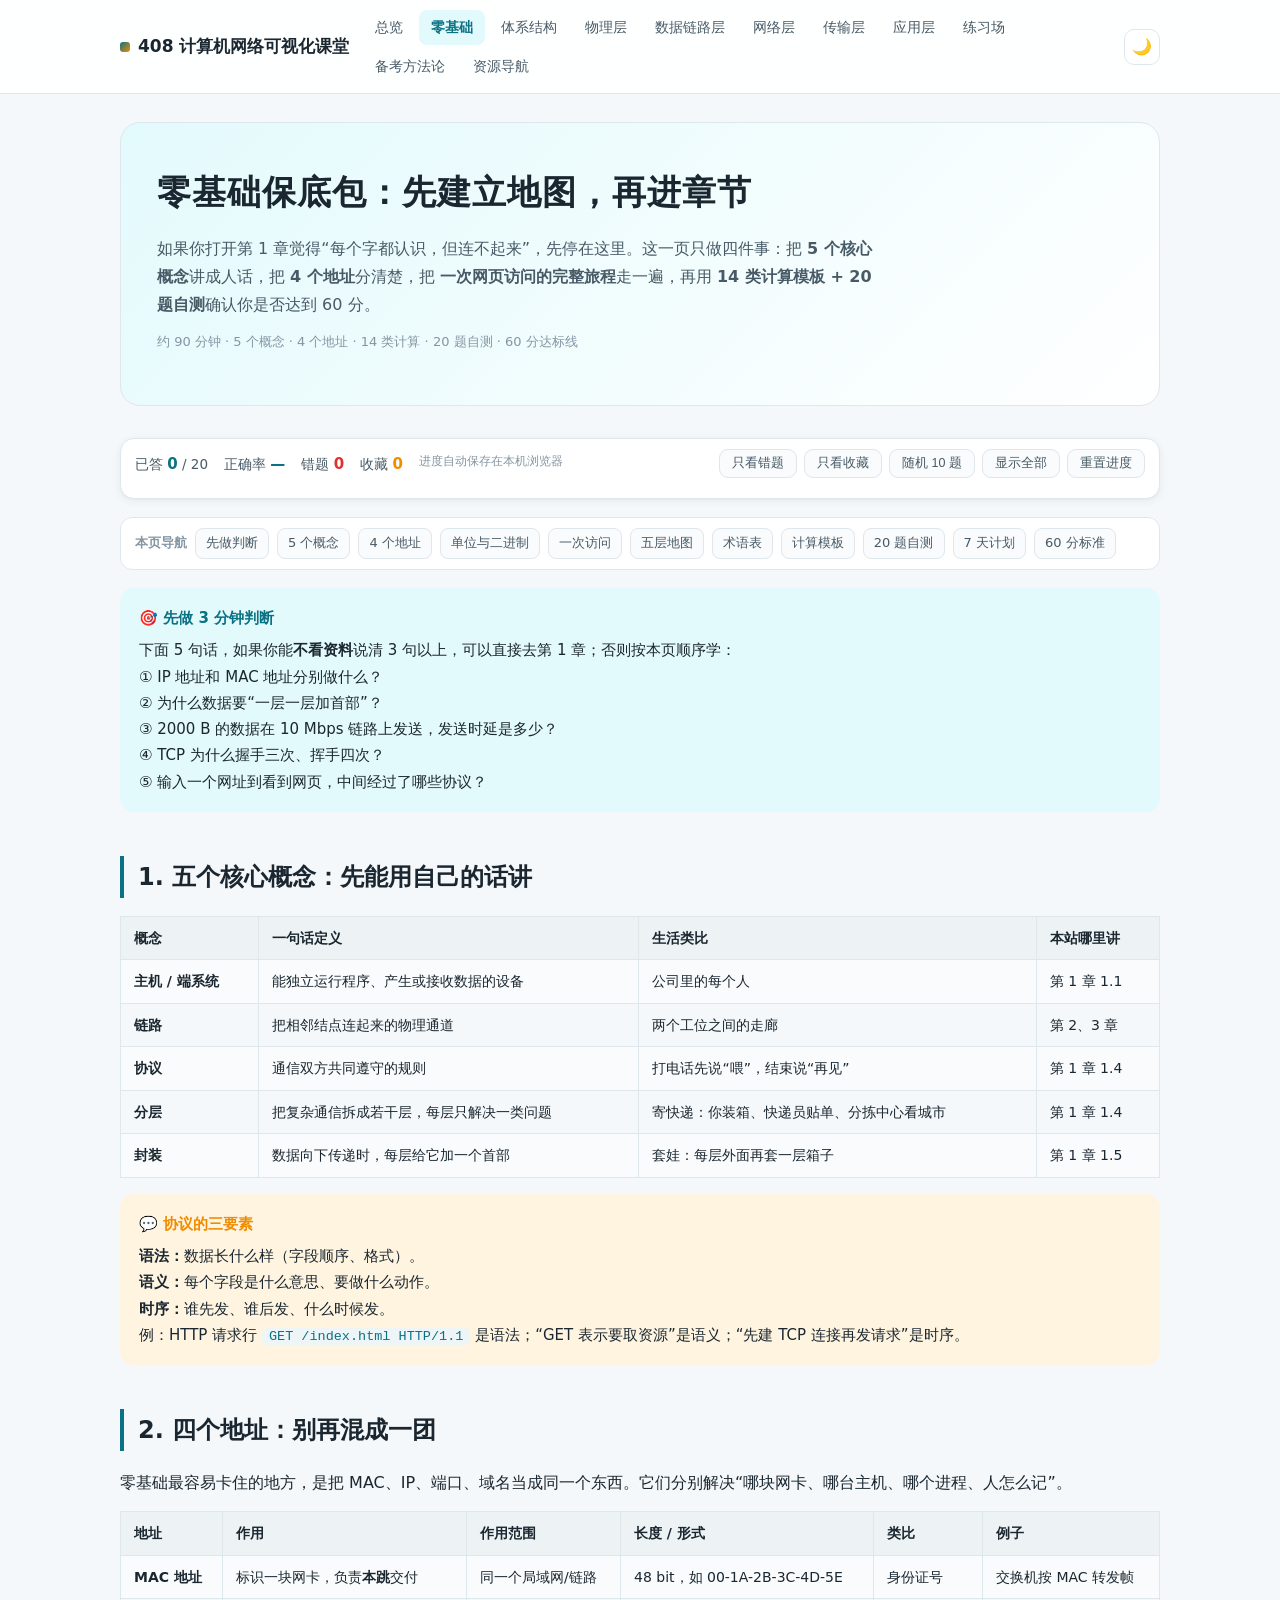
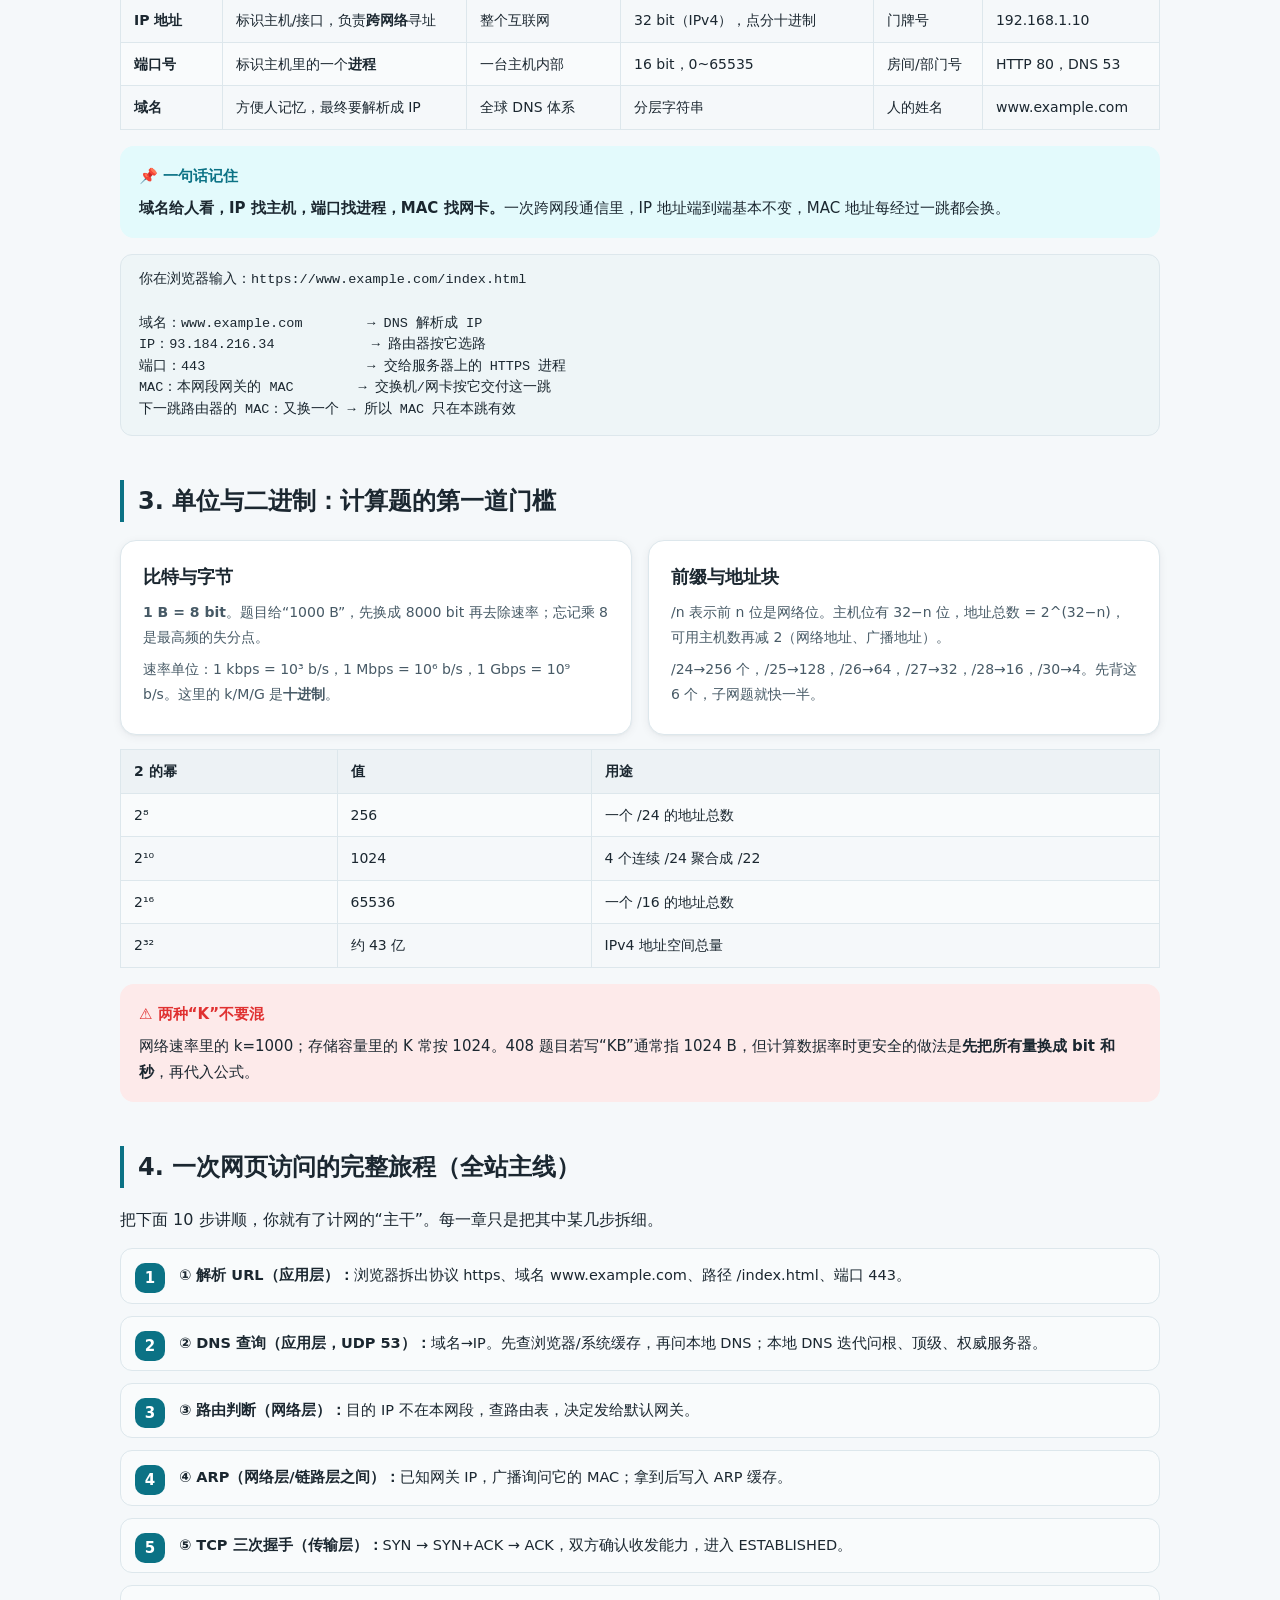
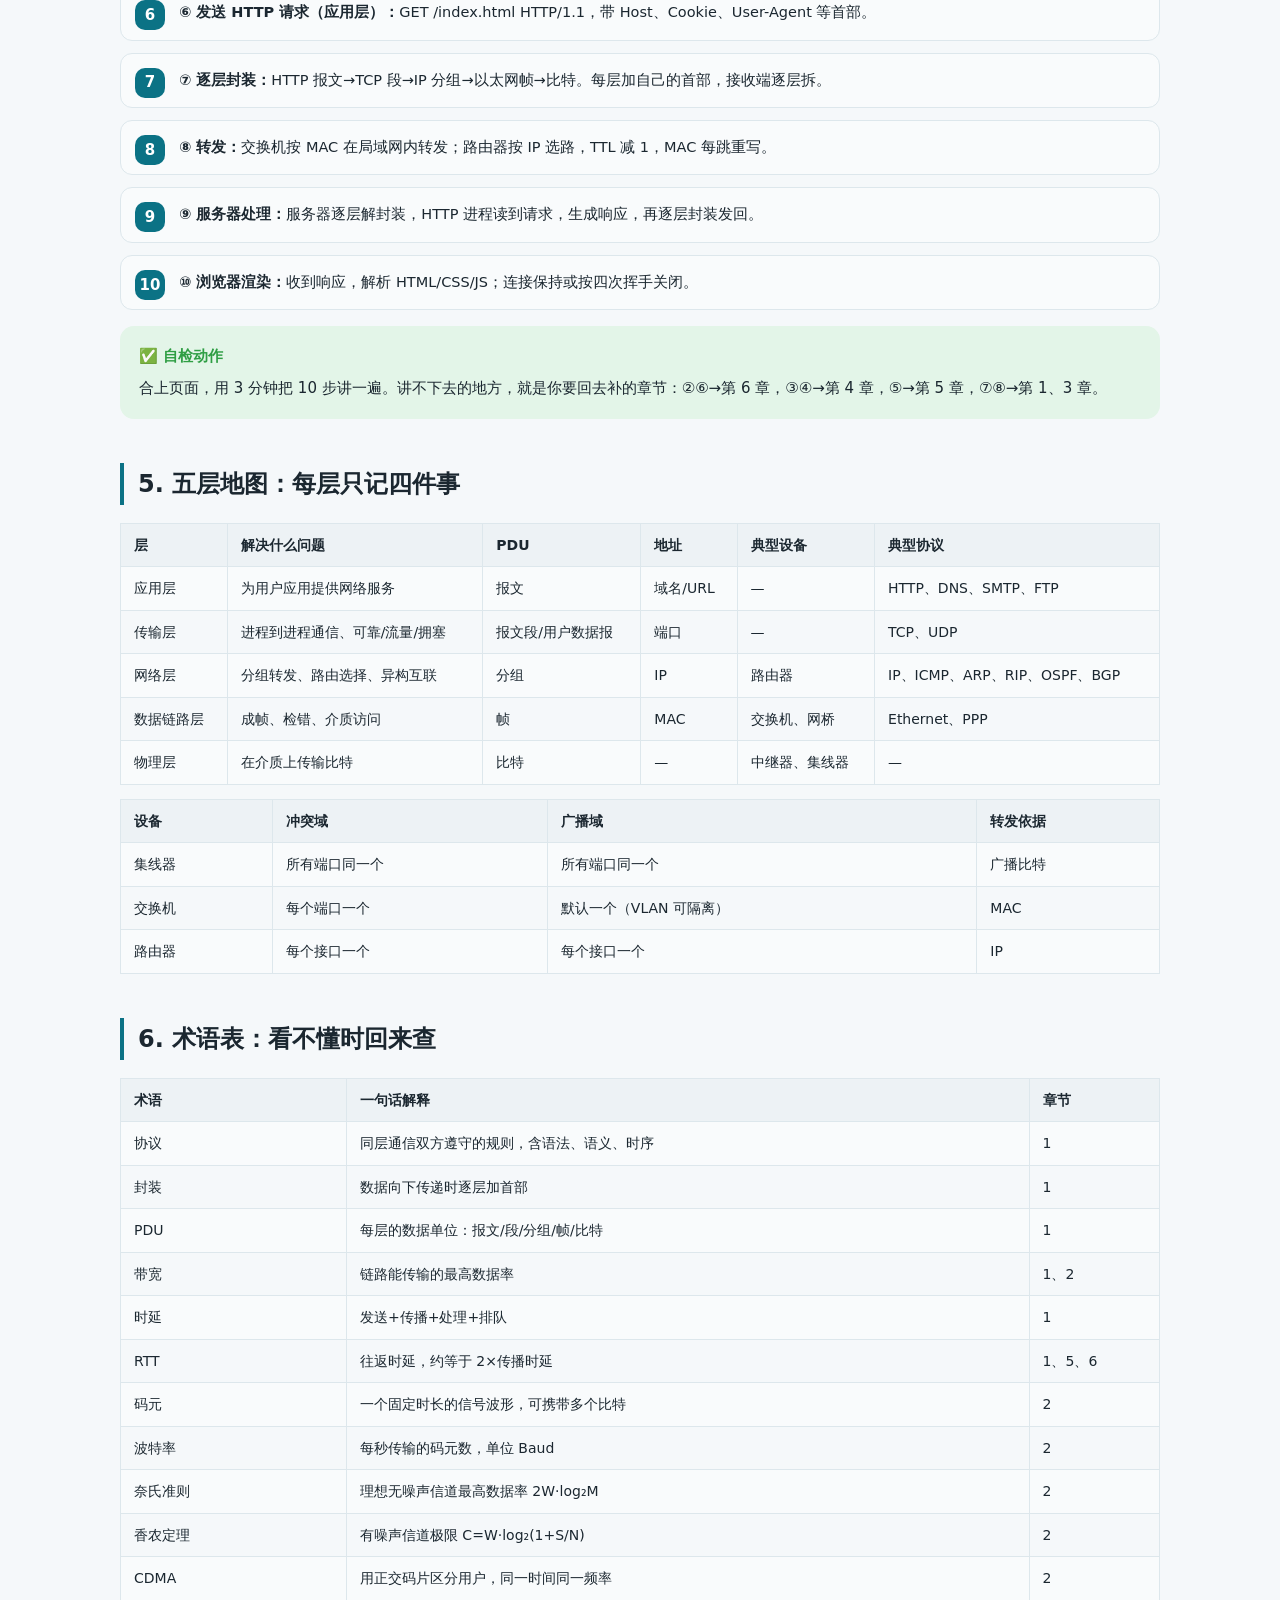
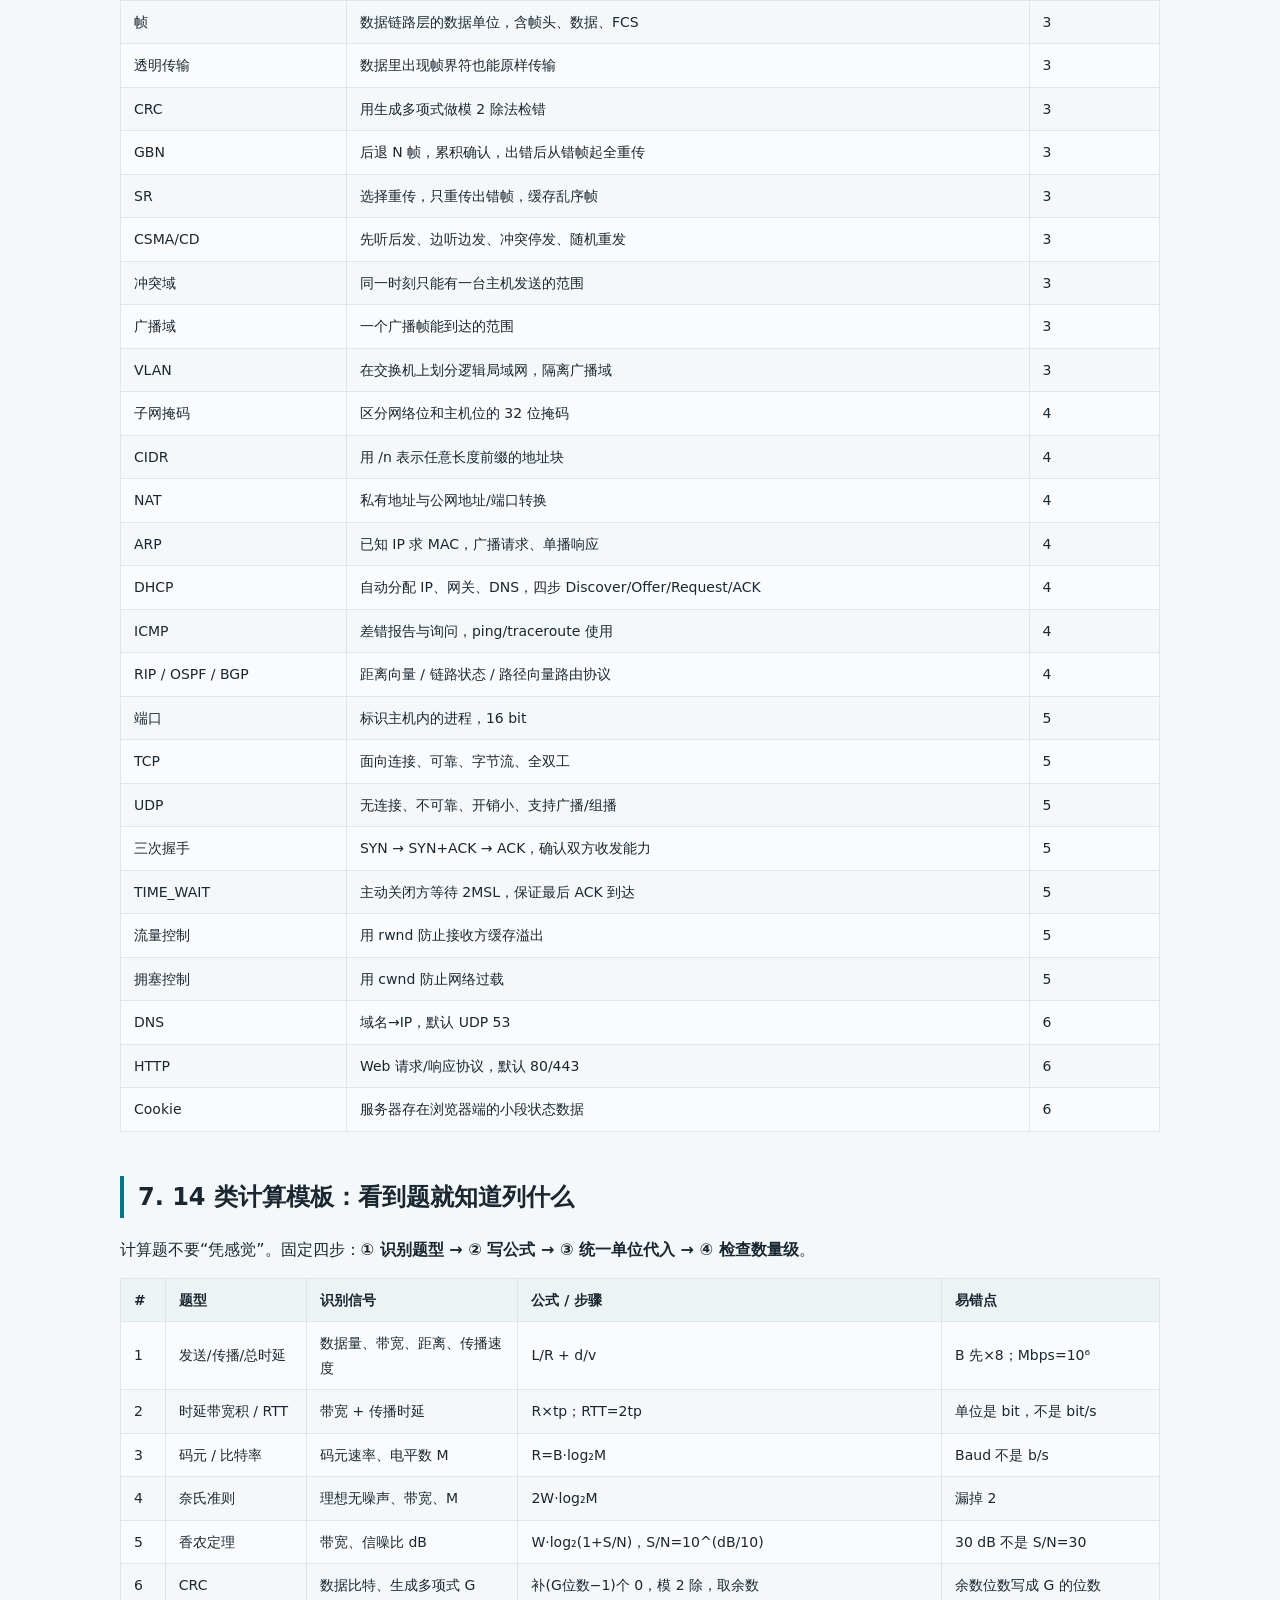
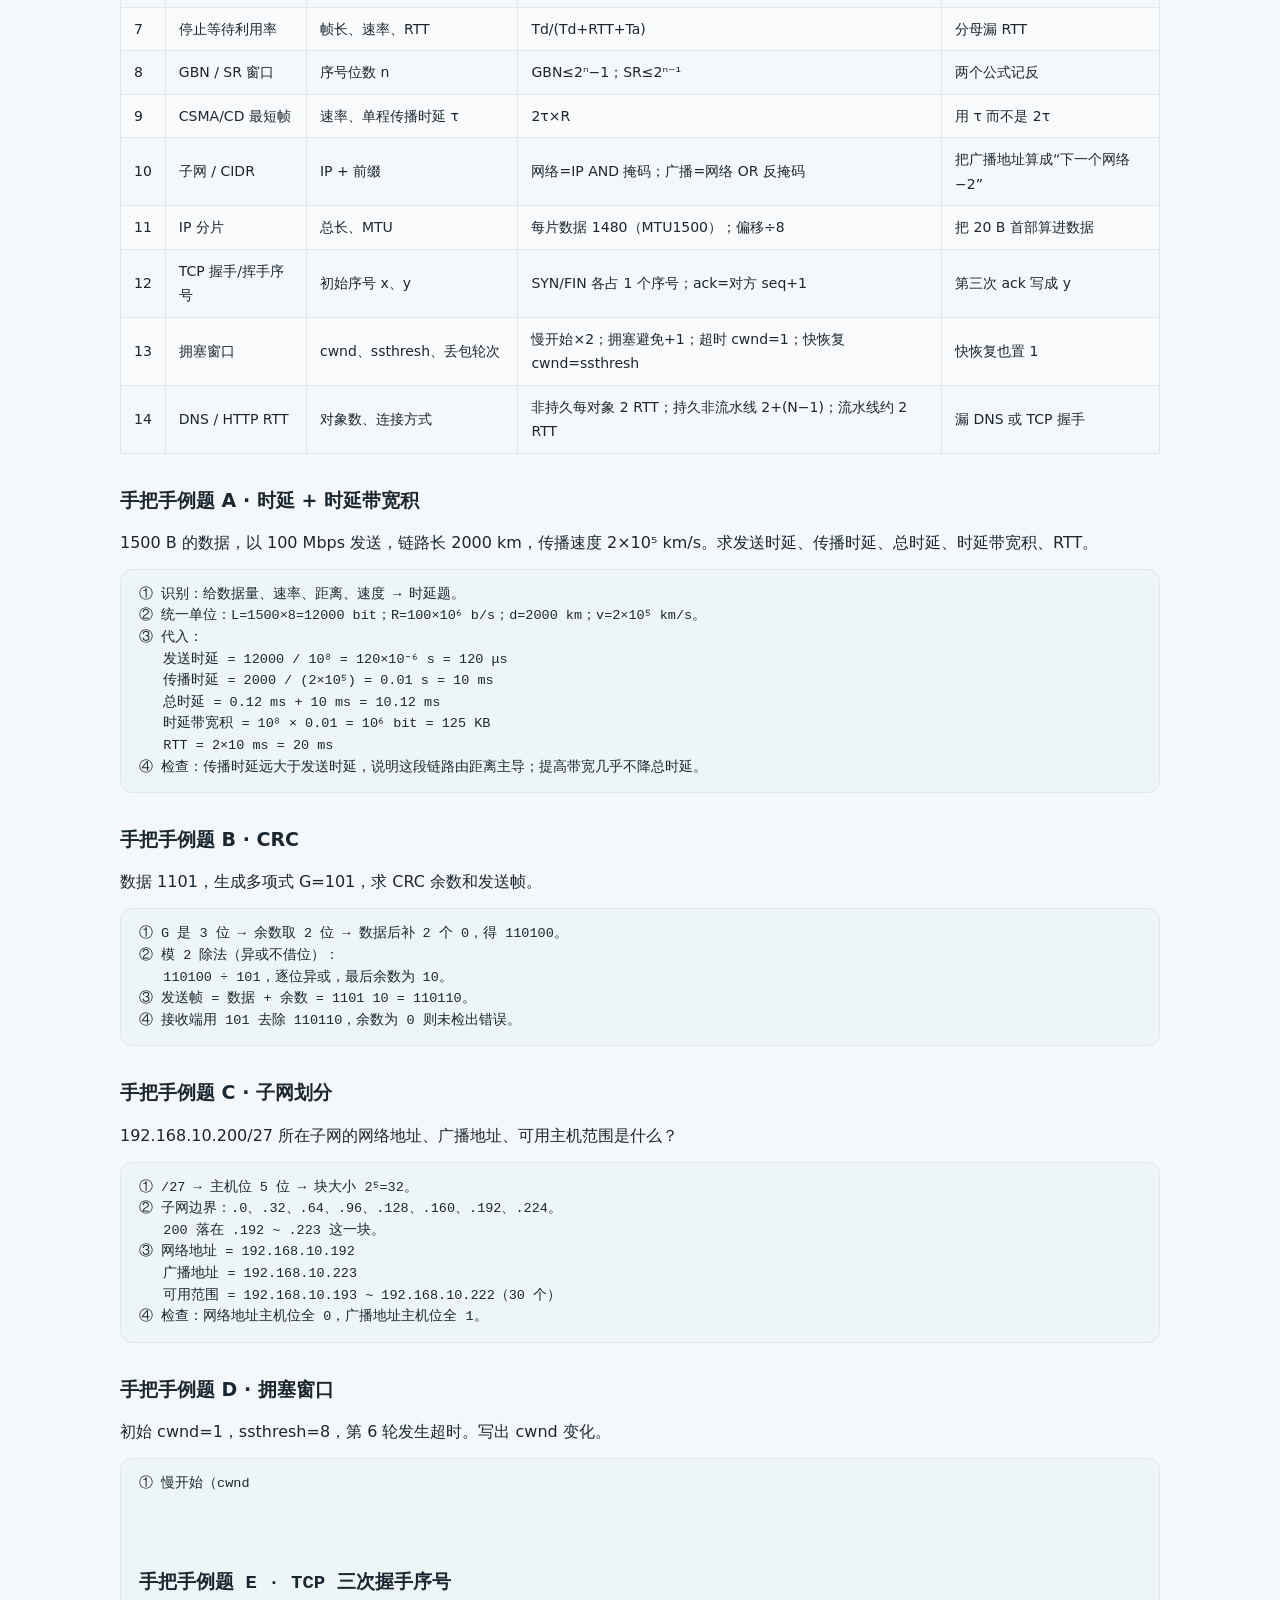
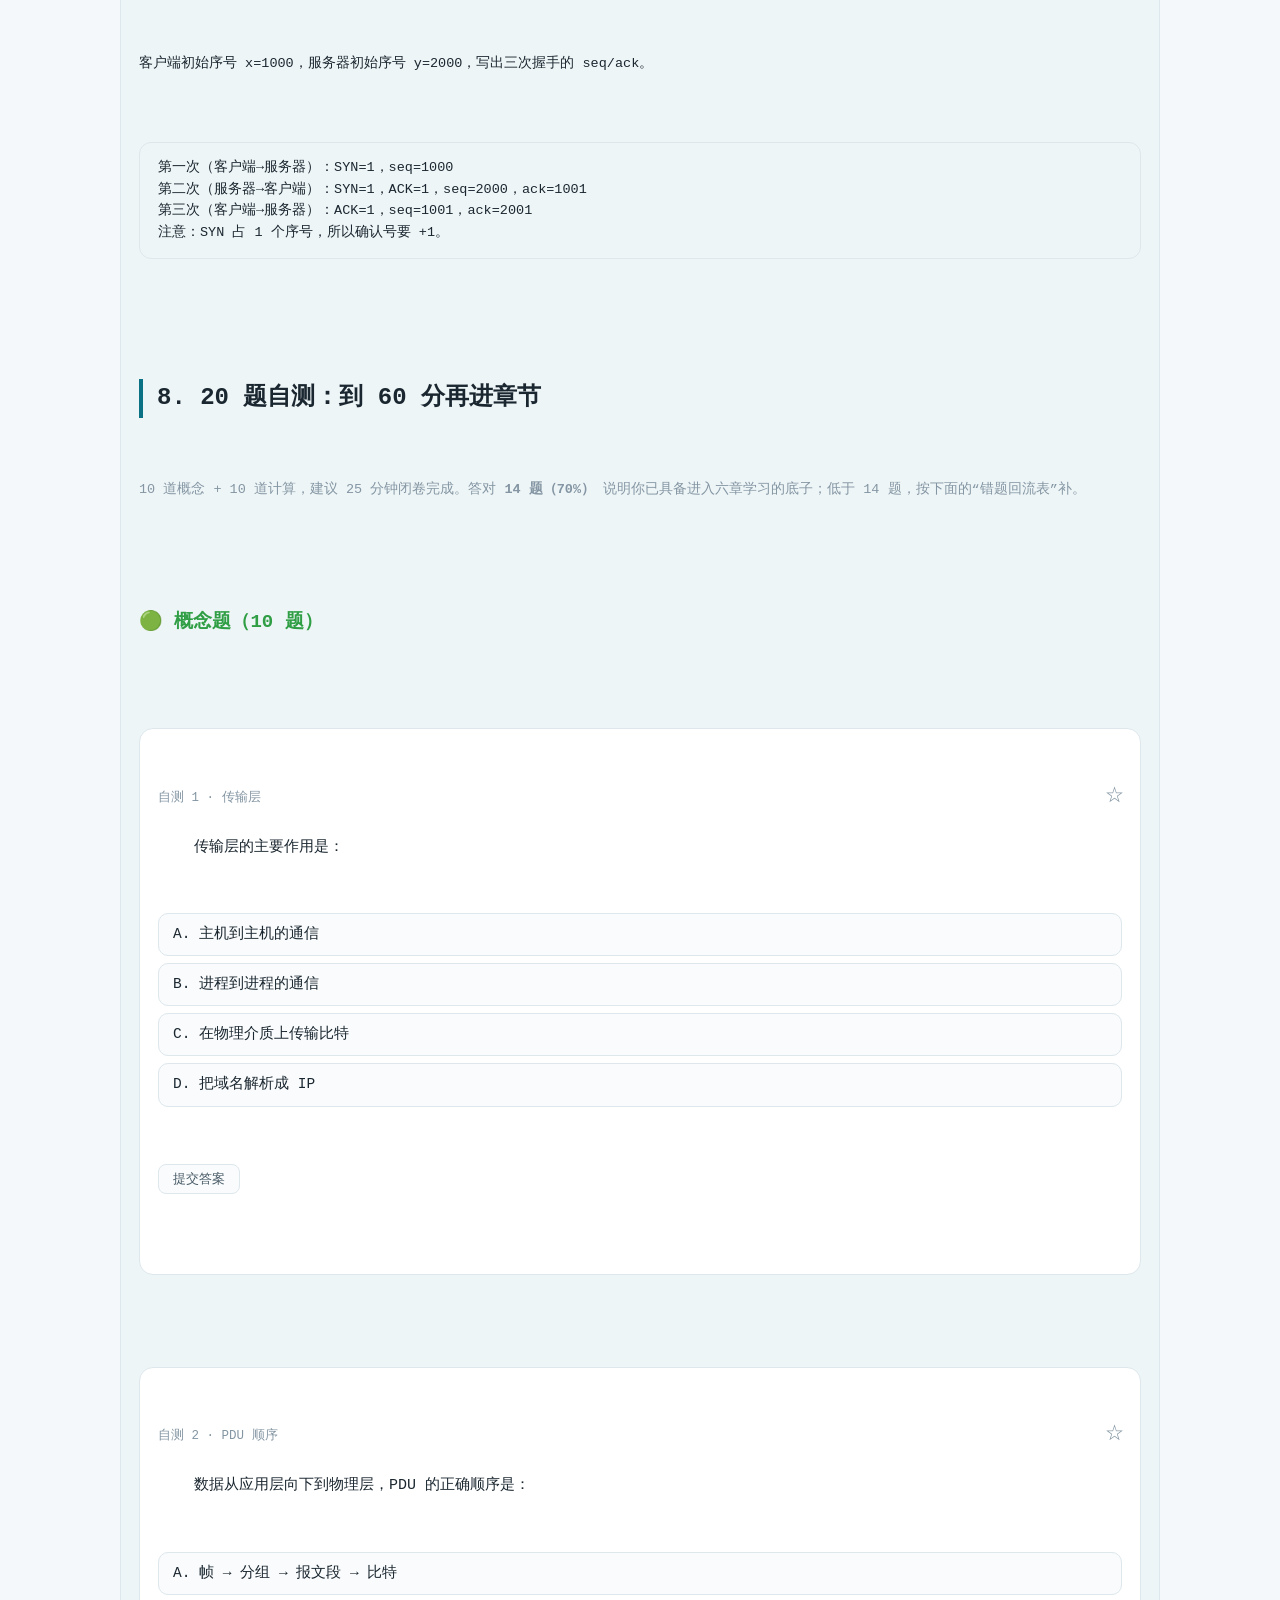
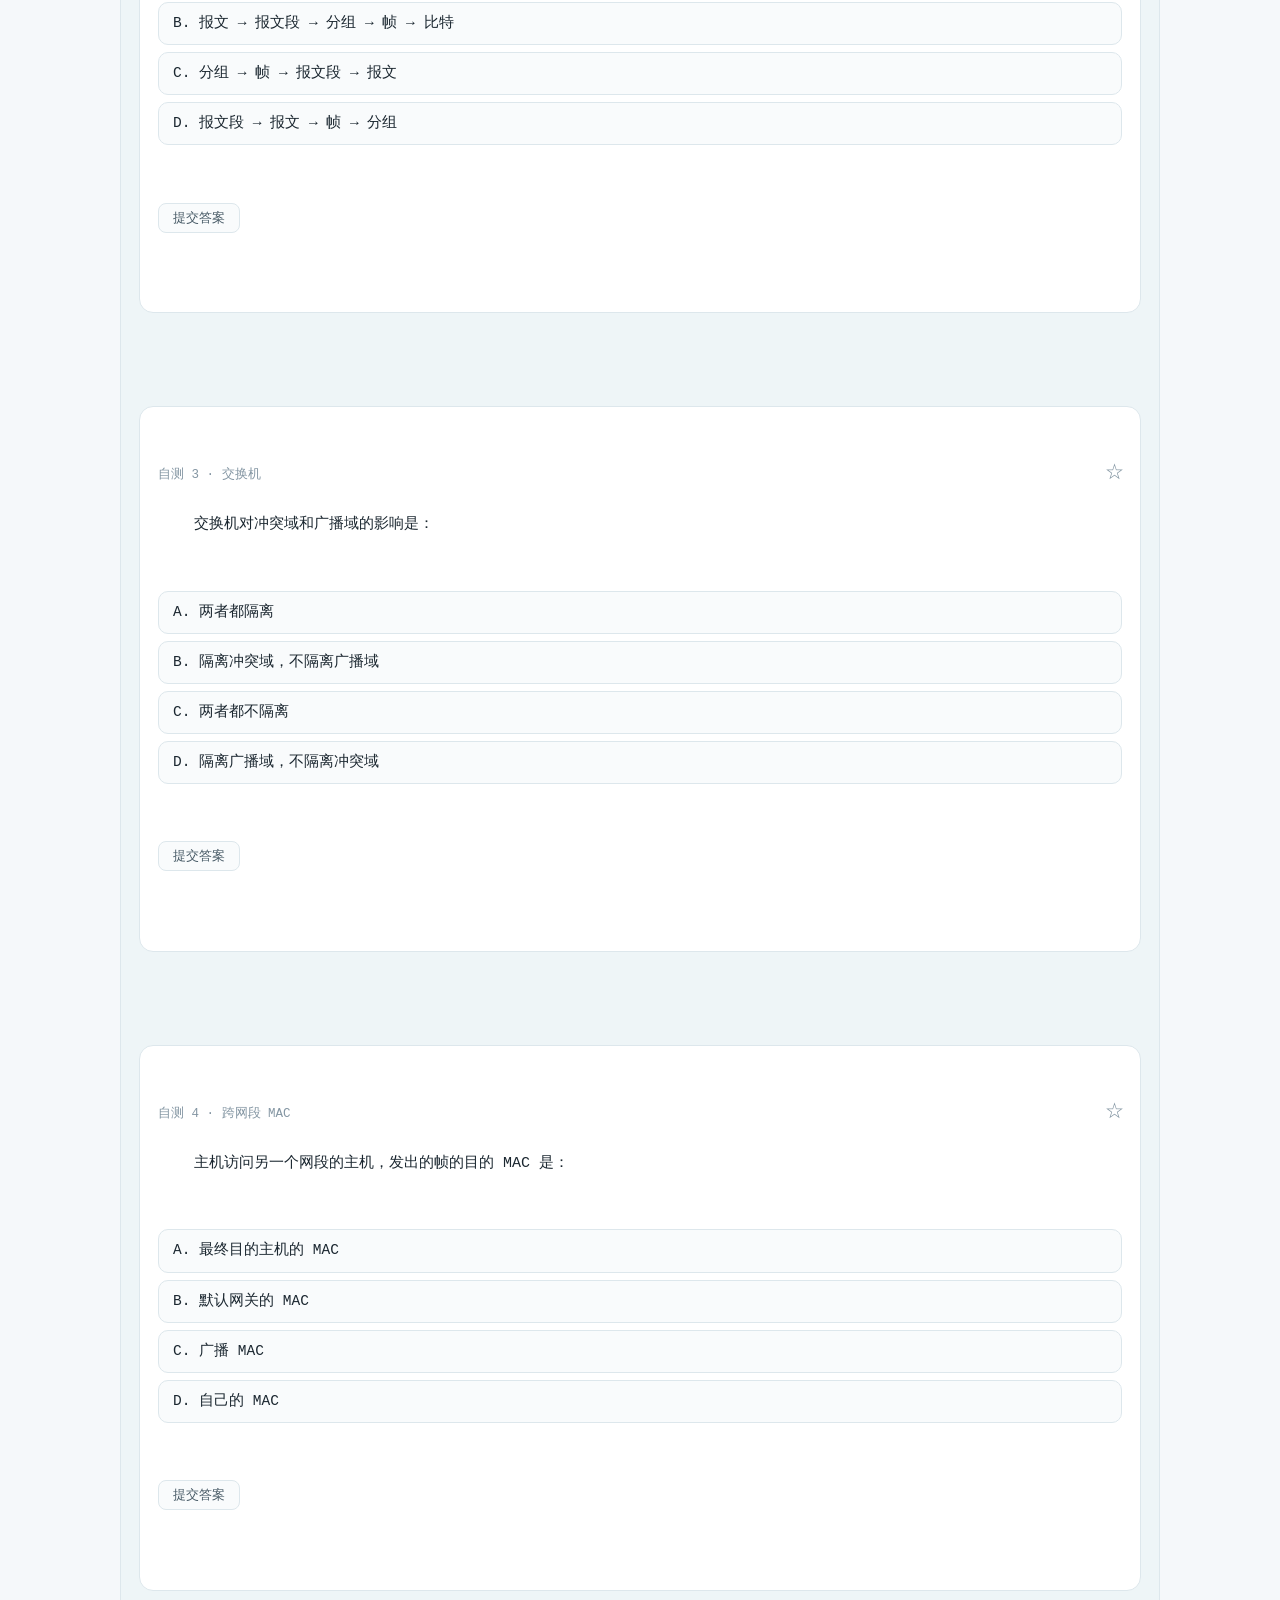
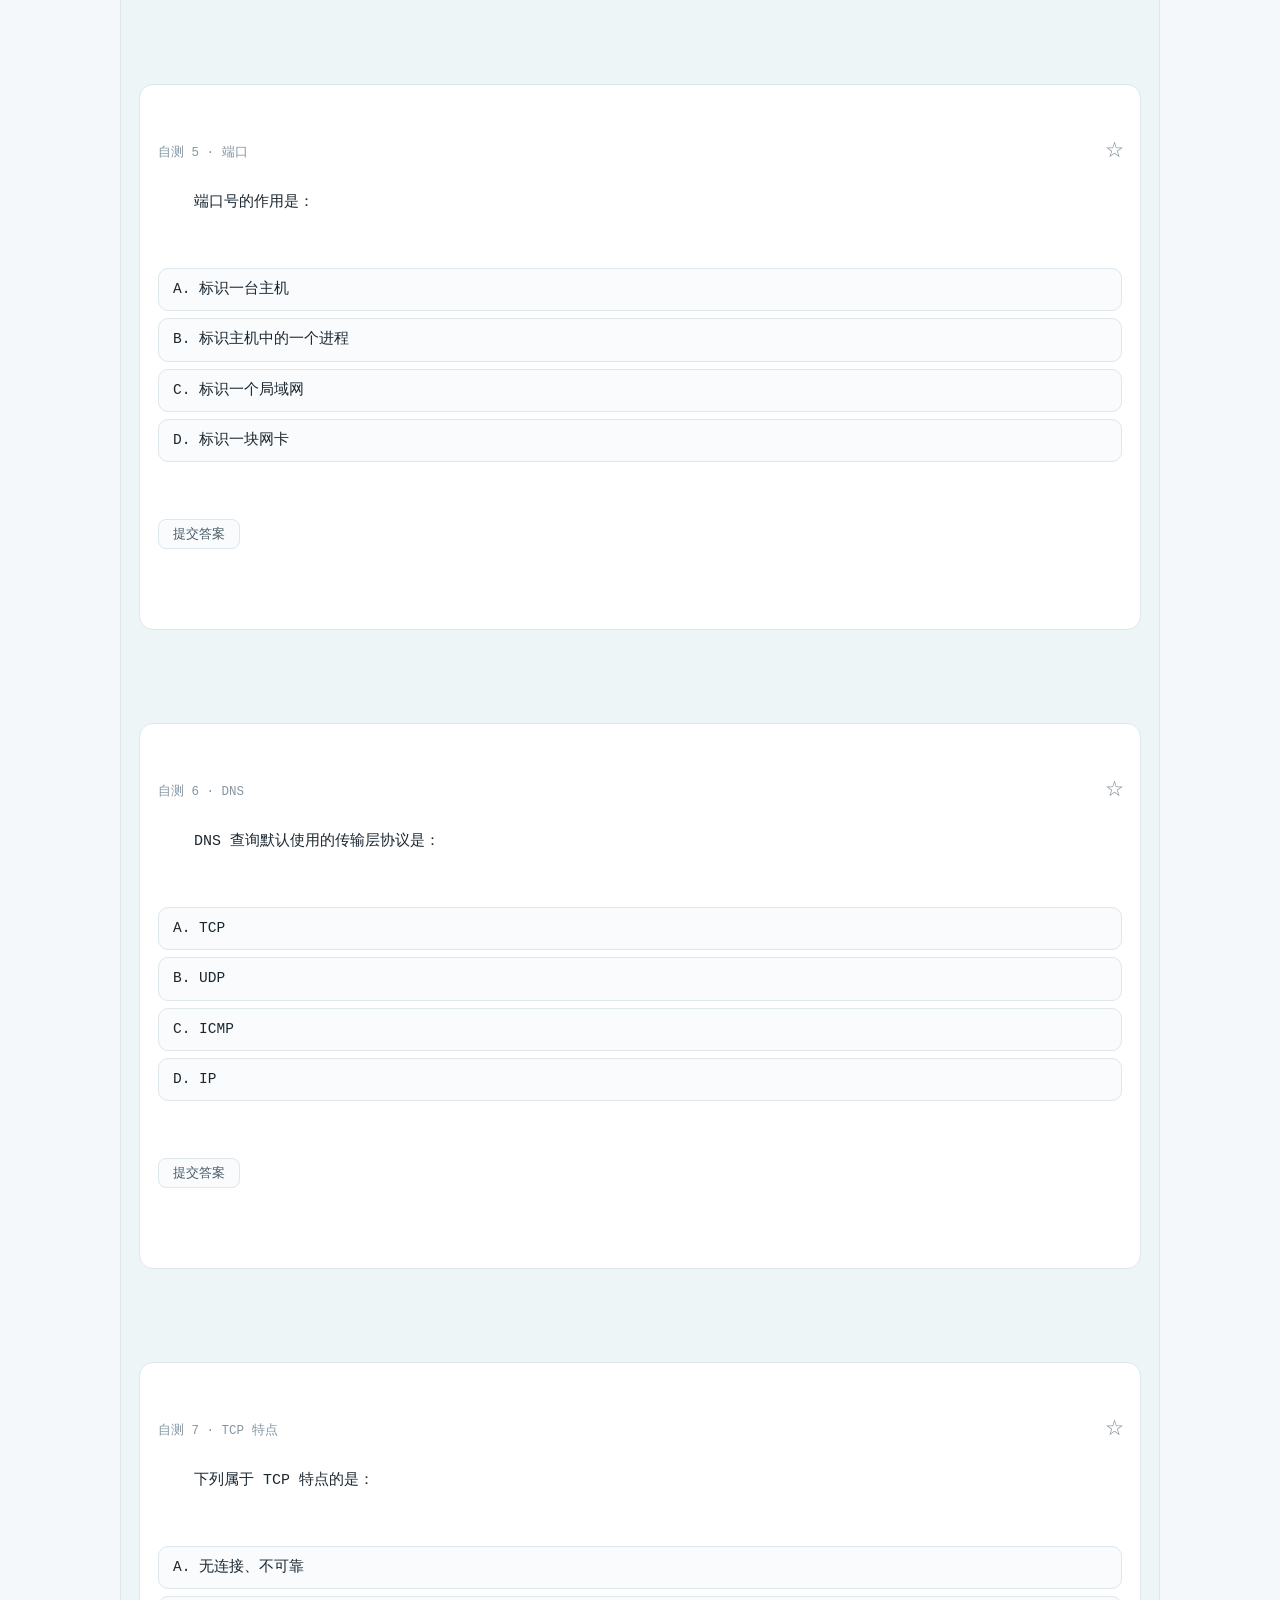
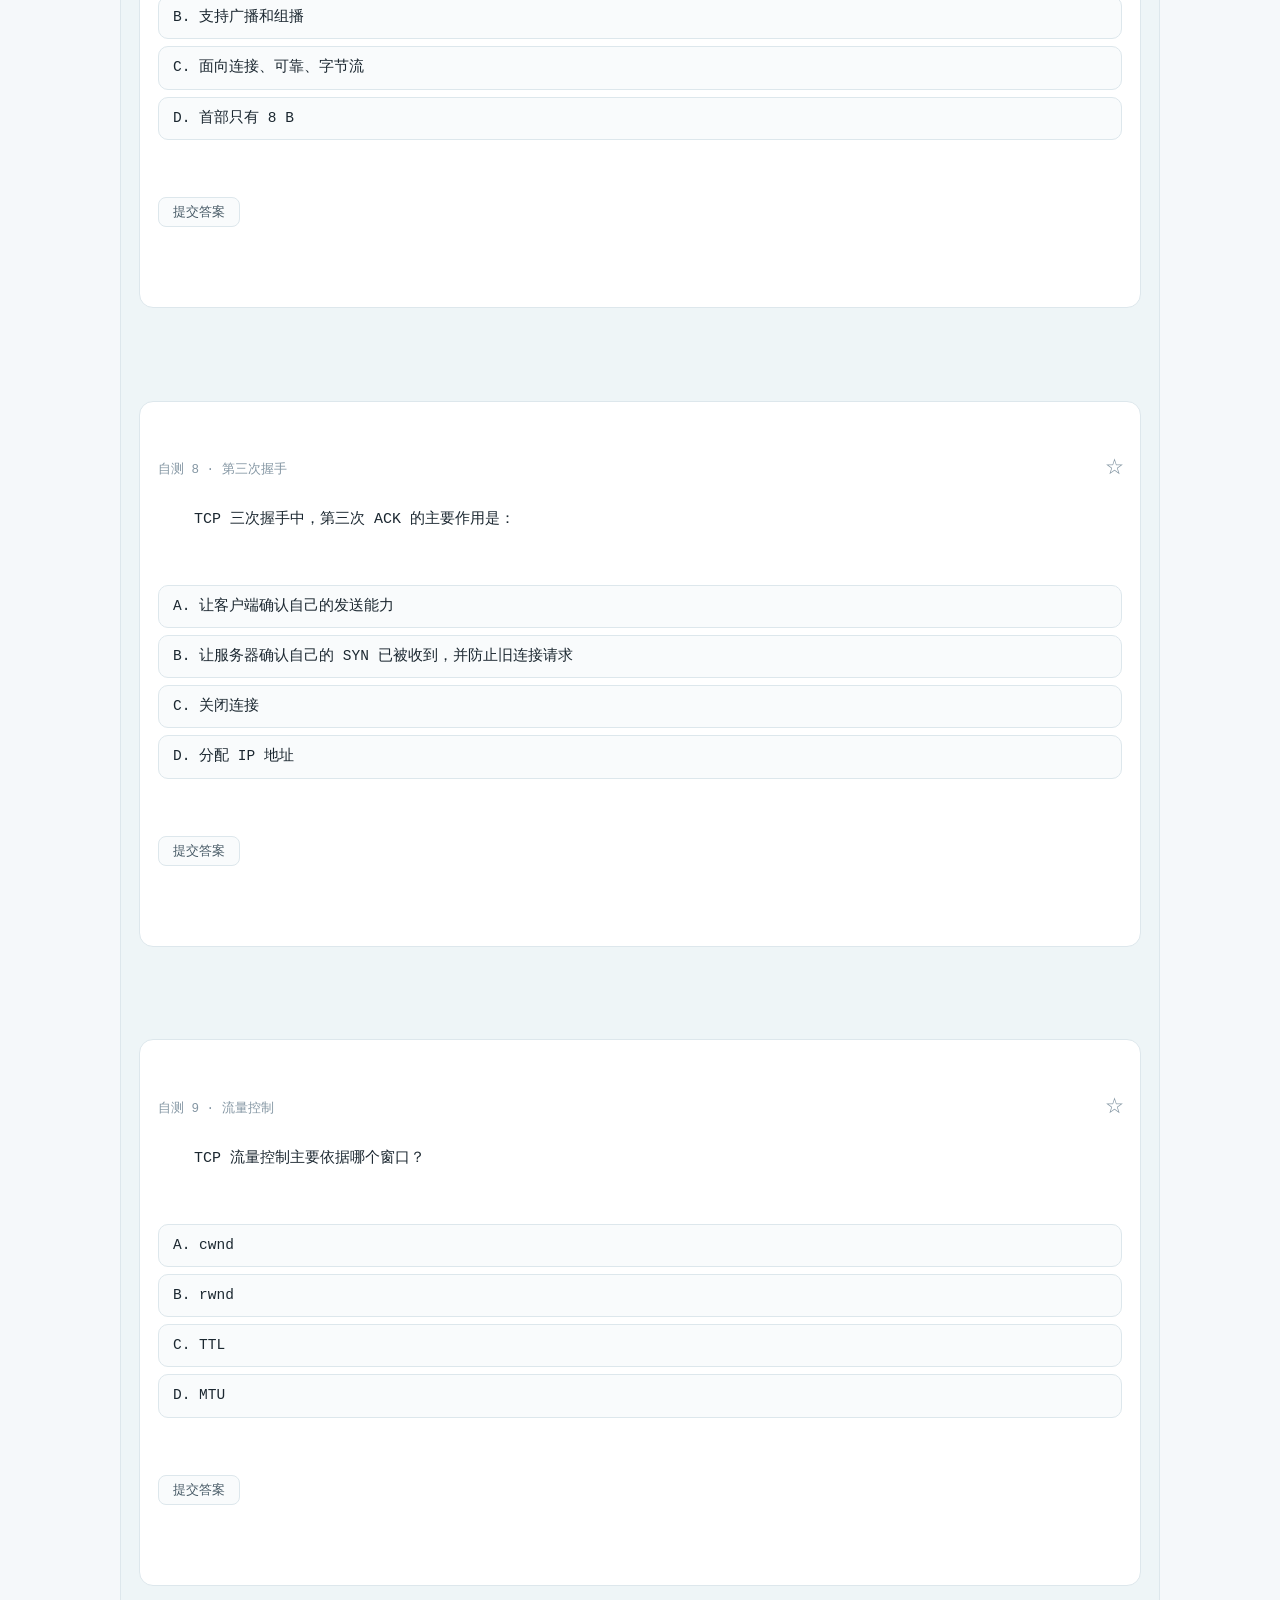
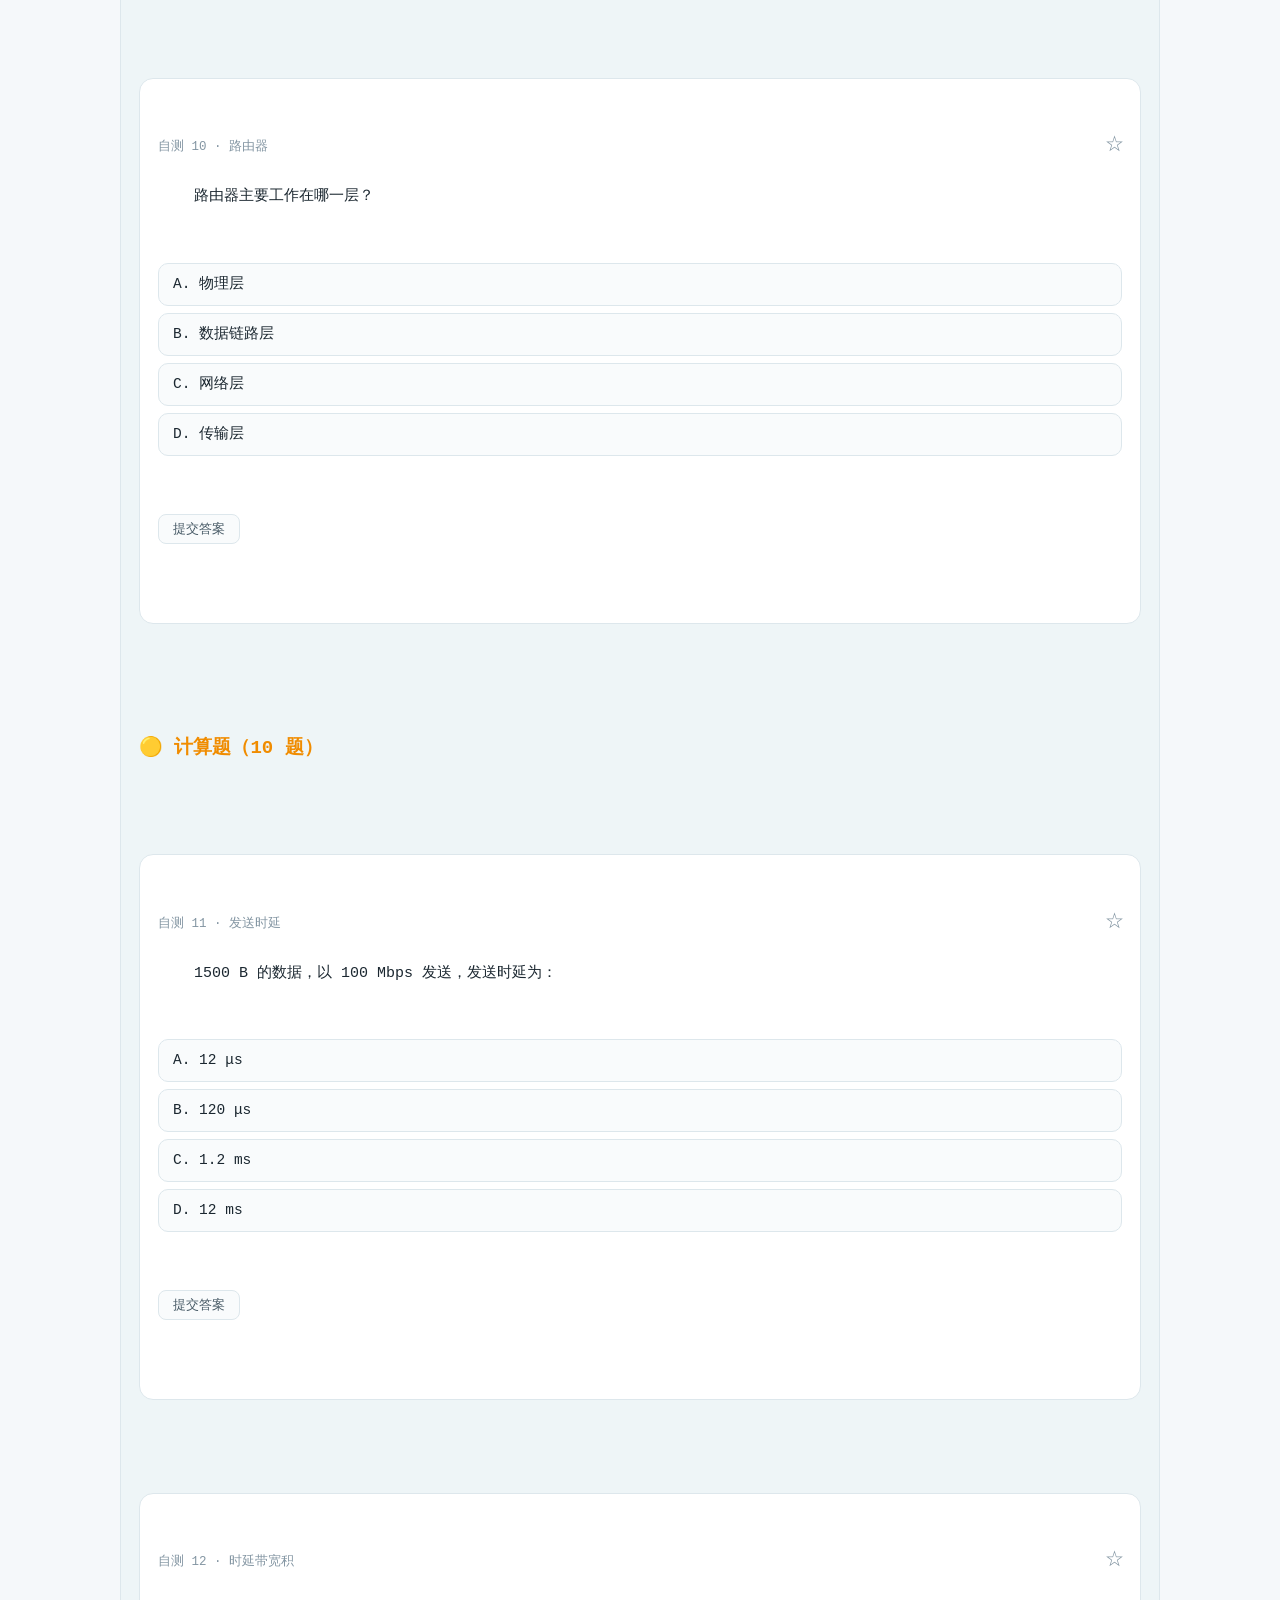
<file: zero.html>
<!DOCTYPE html>
<html lang="zh-CN" data-theme="light">
<head>
<meta charset="UTF-8">
<meta name="viewport" content="width=device-width, initial-scale=1.0">
<title>零基础保底包 · 408 计算机网络可视化课堂</title>
<link rel="stylesheet" href="assets/style.css?v=1">
</head>
<body>
<nav class="topbar"><div class="topbar-inner">
  <a class="logo" href="index.html"><span class="dot"></span>408 计算机网络可视化课堂</a>
  <div class="nav-links">
    <a href="index.html">总览</a><a href="zero.html" class="active">零基础</a><a href="ch01.html">体系结构</a><a href="ch02.html">物理层</a><a href="ch03.html">数据链路层</a><a href="ch04.html">网络层</a><a href="ch05.html">传输层</a><a href="ch06.html">应用层</a><a href="practice.html">练习场</a><a href="method.html">备考方法论</a><a href="resources.html">资源导航</a>
  </div>
  <button class="theme-btn" title="切换明暗主题">🌙</button>
</div></nav>

<div class="wrap">
  <div class="hero">
    <h1>零基础保底包：先建立地图，再进章节</h1>
    <p>如果你打开第 1 章觉得“每个字都认识，但连不起来”，先停在这里。这一页只做四件事：把 <b>5 个核心概念</b>讲成人话，把 <b>4 个地址</b>分清楚，把 <b>一次网页访问的完整旅程</b>走一遍，再用 <b>14 类计算模板 + 20 题自测</b>确认你是否达到 60 分。</p>
    <p class="tagline">约 90 分钟 · 5 个概念 · 4 个地址 · 14 类计算 · 20 题自测 · 60 分达标线</p>
  </div>

  <div class="toc"><span class="toc-label">本页导航</span><a href="#check">先做判断</a><a href="#concepts">5 个概念</a><a href="#addresses">4 个地址</a><a href="#units">单位与二进制</a><a href="#journey">一次访问</a><a href="#map">五层地图</a><a href="#glossary">术语表</a><a href="#calc">计算模板</a><a href="#test">20 题自测</a><a href="#plan">7 天计划</a><a href="#pass">60 分标准</a></div>

  <div class="callout exam" id="check"><div class="co-title">🎯 先做 3 分钟判断</div>
  下面 5 句话，如果你能<b>不看资料</b>说清 3 句以上，可以直接去第 1 章；否则按本页顺序学：<br>
  ① IP 地址和 MAC 地址分别做什么？<br>
  ② 为什么数据要“一层一层加首部”？<br>
  ③ 2000 B 的数据在 10 Mbps 链路上发送，发送时延是多少？<br>
  ④ TCP 为什么握手三次、挥手四次？<br>
  ⑤ 输入一个网址到看到网页，中间经过了哪些协议？</div>

  <h2 class="sec" id="concepts">1. 五个核心概念：先能用自己的话讲</h2>
  <table class="tbl">
    <tr><th>概念</th><th>一句话定义</th><th>生活类比</th><th>本站哪里讲</th></tr>
    <tr><td><b>主机 / 端系统</b></td><td>能独立运行程序、产生或接收数据的设备</td><td>公司里的每个人</td><td>第 1 章 1.1</td></tr>
    <tr><td><b>链路</b></td><td>把相邻结点连起来的物理通道</td><td>两个工位之间的走廊</td><td>第 2、3 章</td></tr>
    <tr><td><b>协议</b></td><td>通信双方共同遵守的规则</td><td>打电话先说“喂”，结束说“再见”</td><td>第 1 章 1.4</td></tr>
    <tr><td><b>分层</b></td><td>把复杂通信拆成若干层，每层只解决一类问题</td><td>寄快递：你装箱、快递员贴单、分拣中心看城市</td><td>第 1 章 1.4</td></tr>
    <tr><td><b>封装</b></td><td>数据向下传递时，每层给它加一个首部</td><td>套娃：每层外面再套一层箱子</td><td>第 1 章 1.5</td></tr>
  </table>
  <div class="callout life"><div class="co-title">💬 协议的三要素</div>
  <b>语法：</b>数据长什么样（字段顺序、格式）。<br>
  <b>语义：</b>每个字段是什么意思、要做什么动作。<br>
  <b>时序：</b>谁先发、谁后发、什么时候发。<br>
  例：HTTP 请求行 <code class="inline">GET /index.html HTTP/1.1</code> 是语法；“GET 表示要取资源”是语义；“先建 TCP 连接再发请求”是时序。</div>

  <h2 class="sec" id="addresses">2. 四个地址：别再混成一团</h2>
  <p>零基础最容易卡住的地方，是把 MAC、IP、端口、域名当成同一个东西。它们分别解决“哪块网卡、哪台主机、哪个进程、人怎么记”。</p>
  <table class="tbl">
    <tr><th>地址</th><th>作用</th><th>作用范围</th><th>长度 / 形式</th><th>类比</th><th>例子</th></tr>
    <tr><td><b>MAC 地址</b></td><td>标识一块网卡，负责<b>本跳</b>交付</td><td>同一个局域网/链路</td><td>48 bit，如 00-1A-2B-3C-4D-5E</td><td>身份证号</td><td>交换机按 MAC 转发帧</td></tr>
    <tr><td><b>IP 地址</b></td><td>标识主机/接口，负责<b>跨网络</b>寻址</td><td>整个互联网</td><td>32 bit（IPv4），点分十进制</td><td>门牌号</td><td>192.168.1.10</td></tr>
    <tr><td><b>端口号</b></td><td>标识主机里的一个<b>进程</b></td><td>一台主机内部</td><td>16 bit，0~65535</td><td>房间/部门号</td><td>HTTP 80，DNS 53</td></tr>
    <tr><td><b>域名</b></td><td>方便人记忆，最终要解析成 IP</td><td>全球 DNS 体系</td><td>分层字符串</td><td>人的姓名</td><td>www.example.com</td></tr>
  </table>
  <div class="callout exam"><div class="co-title">📌 一句话记住</div>
  <b>域名给人看，IP 找主机，端口找进程，MAC 找网卡。</b>一次跨网段通信里，IP 地址端到端基本不变，MAC 地址每经过一跳都会换。</div>
  <pre class="code">你在浏览器输入：https://www.example.com/index.html

域名：www.example.com        → DNS 解析成 IP
IP：93.184.216.34            → 路由器按它选路
端口：443                    → 交给服务器上的 HTTPS 进程
MAC：本网段网关的 MAC        → 交换机/网卡按它交付这一跳
下一跳路由器的 MAC：又换一个 → 所以 MAC 只在本跳有效</pre>

  <h2 class="sec" id="units">3. 单位与二进制：计算题的第一道门槛</h2>
  <div class="grid cols-2">
    <div class="card">
      <h3>比特与字节</h3>
      <p><b>1 B = 8 bit</b>。题目给“1000 B”，先换成 8000 bit 再去除速率；忘记乘 8 是最高频的失分点。</p>
      <p>速率单位：1 kbps = 10³ b/s，1 Mbps = 10⁶ b/s，1 Gbps = 10⁹ b/s。这里的 k/M/G 是<b>十进制</b>。</p>
    </div>
    <div class="card">
      <h3>前缀与地址块</h3>
      <p>/n 表示前 n 位是网络位。主机位有 32−n 位，地址总数 = 2^(32−n)，可用主机数再减 2（网络地址、广播地址）。</p>
      <p>/24→256 个，/25→128，/26→64，/27→32，/28→16，/30→4。先背这 6 个，子网题就快一半。</p>
    </div>
  </div>
  <table class="tbl">
    <tr><th>2 的幂</th><th>值</th><th>用途</th></tr>
    <tr><td>2⁸</td><td>256</td><td>一个 /24 的地址总数</td></tr>
    <tr><td>2¹⁰</td><td>1024</td><td>4 个连续 /24 聚合成 /22</td></tr>
    <tr><td>2¹⁶</td><td>65536</td><td>一个 /16 的地址总数</td></tr>
    <tr><td>2³²</td><td>约 43 亿</td><td>IPv4 地址空间总量</td></tr>
  </table>
  <div class="callout warn"><div class="co-title">⚠️ 两种“K”不要混</div>
  网络速率里的 k=1000；存储容量里的 K 常按 1024。408 题目若写“KB”通常指 1024 B，但计算数据率时更安全的做法是<b>先把所有量换成 bit 和秒</b>，再代入公式。</div>

  <h2 class="sec" id="journey">4. 一次网页访问的完整旅程（全站主线）</h2>
  <p>把下面 10 步讲顺，你就有了计网的“主干”。每一章只是把其中某几步拆细。</p>
  <div class="steps">
    <div class="step"><b>① 解析 URL（应用层）：</b>浏览器拆出协议 https、域名 www.example.com、路径 /index.html、端口 443。</div>
    <div class="step"><b>② DNS 查询（应用层，UDP 53）：</b>域名→IP。先查浏览器/系统缓存，再问本地 DNS；本地 DNS 迭代问根、顶级、权威服务器。</div>
    <div class="step"><b>③ 路由判断（网络层）：</b>目的 IP 不在本网段，查路由表，决定发给默认网关。</div>
    <div class="step"><b>④ ARP（网络层/链路层之间）：</b>已知网关 IP，广播询问它的 MAC；拿到后写入 ARP 缓存。</div>
    <div class="step"><b>⑤ TCP 三次握手（传输层）：</b>SYN → SYN+ACK → ACK，双方确认收发能力，进入 ESTABLISHED。</div>
    <div class="step"><b>⑥ 发送 HTTP 请求（应用层）：</b>GET /index.html HTTP/1.1，带 Host、Cookie、User-Agent 等首部。</div>
    <div class="step"><b>⑦ 逐层封装：</b>HTTP 报文→TCP 段→IP 分组→以太网帧→比特。每层加自己的首部，接收端逐层拆。</div>
    <div class="step"><b>⑧ 转发：</b>交换机按 MAC 在局域网内转发；路由器按 IP 选路，TTL 减 1，MAC 每跳重写。</div>
    <div class="step"><b>⑨ 服务器处理：</b>服务器逐层解封装，HTTP 进程读到请求，生成响应，再逐层封装发回。</div>
    <div class="step"><b>⑩ 浏览器渲染：</b>收到响应，解析 HTML/CSS/JS；连接保持或按四次挥手关闭。</div>
  </div>
  <div class="callout ok"><div class="co-title">✅ 自检动作</div>
  合上页面，用 3 分钟把 10 步讲一遍。讲不下去的地方，就是你要回去补的章节：②⑥→第 6 章，③④→第 4 章，⑤→第 5 章，⑦⑧→第 1、3 章。</div>

  <h2 class="sec" id="map">5. 五层地图：每层只记四件事</h2>
  <table class="tbl">
    <tr><th>层</th><th>解决什么问题</th><th>PDU</th><th>地址</th><th>典型设备</th><th>典型协议</th></tr>
    <tr><td>应用层</td><td>为用户应用提供网络服务</td><td>报文</td><td>域名/URL</td><td>—</td><td>HTTP、DNS、SMTP、FTP</td></tr>
    <tr><td>传输层</td><td>进程到进程通信、可靠/流量/拥塞</td><td>报文段/用户数据报</td><td>端口</td><td>—</td><td>TCP、UDP</td></tr>
    <tr><td>网络层</td><td>分组转发、路由选择、异构互联</td><td>分组</td><td>IP</td><td>路由器</td><td>IP、ICMP、ARP、RIP、OSPF、BGP</td></tr>
    <tr><td>数据链路层</td><td>成帧、检错、介质访问</td><td>帧</td><td>MAC</td><td>交换机、网桥</td><td>Ethernet、PPP</td></tr>
    <tr><td>物理层</td><td>在介质上传输比特</td><td>比特</td><td>—</td><td>中继器、集线器</td><td>—</td></tr>
  </table>
  <table class="tbl">
    <tr><th>设备</th><th>冲突域</th><th>广播域</th><th>转发依据</th></tr>
    <tr><td>集线器</td><td>所有端口同一个</td><td>所有端口同一个</td><td>广播比特</td></tr>
    <tr><td>交换机</td><td>每个端口一个</td><td>默认一个（VLAN 可隔离）</td><td>MAC</td></tr>
    <tr><td>路由器</td><td>每个接口一个</td><td>每个接口一个</td><td>IP</td></tr>
  </table>

  <h2 class="sec" id="glossary">6. 术语表：看不懂时回来查</h2>
  <table class="tbl">
    <tr><th>术语</th><th>一句话解释</th><th>章节</th></tr>
    <tr><td>协议</td><td>同层通信双方遵守的规则，含语法、语义、时序</td><td>1</td></tr>
    <tr><td>封装</td><td>数据向下传递时逐层加首部</td><td>1</td></tr>
    <tr><td>PDU</td><td>每层的数据单位：报文/段/分组/帧/比特</td><td>1</td></tr>
    <tr><td>带宽</td><td>链路能传输的最高数据率</td><td>1、2</td></tr>
    <tr><td>时延</td><td>发送+传播+处理+排队</td><td>1</td></tr>
    <tr><td>RTT</td><td>往返时延，约等于 2×传播时延</td><td>1、5、6</td></tr>
    <tr><td>码元</td><td>一个固定时长的信号波形，可携带多个比特</td><td>2</td></tr>
    <tr><td>波特率</td><td>每秒传输的码元数，单位 Baud</td><td>2</td></tr>
    <tr><td>奈氏准则</td><td>理想无噪声信道最高数据率 2W·log₂M</td><td>2</td></tr>
    <tr><td>香农定理</td><td>有噪声信道极限 C=W·log₂(1+S/N)</td><td>2</td></tr>
    <tr><td>CDMA</td><td>用正交码片区分用户，同一时间同一频率</td><td>2</td></tr>
    <tr><td>帧</td><td>数据链路层的数据单位，含帧头、数据、FCS</td><td>3</td></tr>
    <tr><td>透明传输</td><td>数据里出现帧界符也能原样传输</td><td>3</td></tr>
    <tr><td>CRC</td><td>用生成多项式做模 2 除法检错</td><td>3</td></tr>
    <tr><td>GBN</td><td>后退 N 帧，累积确认，出错后从错帧起全重传</td><td>3</td></tr>
    <tr><td>SR</td><td>选择重传，只重传出错帧，缓存乱序帧</td><td>3</td></tr>
    <tr><td>CSMA/CD</td><td>先听后发、边听边发、冲突停发、随机重发</td><td>3</td></tr>
    <tr><td>冲突域</td><td>同一时刻只能有一台主机发送的范围</td><td>3</td></tr>
    <tr><td>广播域</td><td>一个广播帧能到达的范围</td><td>3</td></tr>
    <tr><td>VLAN</td><td>在交换机上划分逻辑局域网，隔离广播域</td><td>3</td></tr>
    <tr><td>子网掩码</td><td>区分网络位和主机位的 32 位掩码</td><td>4</td></tr>
    <tr><td>CIDR</td><td>用 /n 表示任意长度前缀的地址块</td><td>4</td></tr>
    <tr><td>NAT</td><td>私有地址与公网地址/端口转换</td><td>4</td></tr>
    <tr><td>ARP</td><td>已知 IP 求 MAC，广播请求、单播响应</td><td>4</td></tr>
    <tr><td>DHCP</td><td>自动分配 IP、网关、DNS，四步 Discover/Offer/Request/ACK</td><td>4</td></tr>
    <tr><td>ICMP</td><td>差错报告与询问，ping/traceroute 使用</td><td>4</td></tr>
    <tr><td>RIP / OSPF / BGP</td><td>距离向量 / 链路状态 / 路径向量路由协议</td><td>4</td></tr>
    <tr><td>端口</td><td>标识主机内的进程，16 bit</td><td>5</td></tr>
    <tr><td>TCP</td><td>面向连接、可靠、字节流、全双工</td><td>5</td></tr>
    <tr><td>UDP</td><td>无连接、不可靠、开销小、支持广播/组播</td><td>5</td></tr>
    <tr><td>三次握手</td><td>SYN → SYN+ACK → ACK，确认双方收发能力</td><td>5</td></tr>
    <tr><td>TIME_WAIT</td><td>主动关闭方等待 2MSL，保证最后 ACK 到达</td><td>5</td></tr>
    <tr><td>流量控制</td><td>用 rwnd 防止接收方缓存溢出</td><td>5</td></tr>
    <tr><td>拥塞控制</td><td>用 cwnd 防止网络过载</td><td>5</td></tr>
    <tr><td>DNS</td><td>域名→IP，默认 UDP 53</td><td>6</td></tr>
    <tr><td>HTTP</td><td>Web 请求/响应协议，默认 80/443</td><td>6</td></tr>
    <tr><td>Cookie</td><td>服务器存在浏览器端的小段状态数据</td><td>6</td></tr>
  </table>

  <h2 class="sec" id="calc">7. 14 类计算模板：看到题就知道列什么</h2>
  <p>计算题不要“凭感觉”。固定四步：<b>① 识别题型 → ② 写公式 → ③ 统一单位代入 → ④ 检查数量级</b>。</p>
  <table class="tbl">
    <tr><th>#</th><th>题型</th><th>识别信号</th><th>公式 / 步骤</th><th>易错点</th></tr>
    <tr><td>1</td><td>发送/传播/总时延</td><td>数据量、带宽、距离、传播速度</td><td>L/R + d/v</td><td>B 先×8；Mbps=10⁶</td></tr>
    <tr><td>2</td><td>时延带宽积 / RTT</td><td>带宽 + 传播时延</td><td>R×tp；RTT=2tp</td><td>单位是 bit，不是 bit/s</td></tr>
    <tr><td>3</td><td>码元 / 比特率</td><td>码元速率、电平数 M</td><td>R=B·log₂M</td><td>Baud 不是 b/s</td></tr>
    <tr><td>4</td><td>奈氏准则</td><td>理想无噪声、带宽、M</td><td>2W·log₂M</td><td>漏掉 2</td></tr>
    <tr><td>5</td><td>香农定理</td><td>带宽、信噪比 dB</td><td>W·log₂(1+S/N)，S/N=10^(dB/10)</td><td>30 dB 不是 S/N=30</td></tr>
    <tr><td>6</td><td>CRC</td><td>数据比特、生成多项式 G</td><td>补(G位数−1)个 0，模 2 除，取余数</td><td>余数位数写成 G 的位数</td></tr>
    <tr><td>7</td><td>停止等待利用率</td><td>帧长、速率、RTT</td><td>Td/(Td+RTT+Ta)</td><td>分母漏 RTT</td></tr>
    <tr><td>8</td><td>GBN / SR 窗口</td><td>序号位数 n</td><td>GBN≤2ⁿ−1；SR≤2ⁿ⁻¹</td><td>两个公式记反</td></tr>
    <tr><td>9</td><td>CSMA/CD 最短帧</td><td>速率、单程传播时延 τ</td><td>2τ×R</td><td>用 τ 而不是 2τ</td></tr>
    <tr><td>10</td><td>子网 / CIDR</td><td>IP + 前缀</td><td>网络=IP AND 掩码；广播=网络 OR 反掩码</td><td>把广播地址算成“下一个网络−2”</td></tr>
    <tr><td>11</td><td>IP 分片</td><td>总长、MTU</td><td>每片数据 1480（MTU1500）；偏移÷8</td><td>把 20 B 首部算进数据</td></tr>
    <tr><td>12</td><td>TCP 握手/挥手序号</td><td>初始序号 x、y</td><td>SYN/FIN 各占 1 个序号；ack=对方 seq+1</td><td>第三次 ack 写成 y</td></tr>
    <tr><td>13</td><td>拥塞窗口</td><td>cwnd、ssthresh、丢包轮次</td><td>慢开始×2；拥塞避免+1；超时 cwnd=1；快恢复 cwnd=ssthresh</td><td>快恢复也置 1</td></tr>
    <tr><td>14</td><td>DNS / HTTP RTT</td><td>对象数、连接方式</td><td>非持久每对象 2 RTT；持久非流水线 2+(N−1)；流水线约 2 RTT</td><td>漏 DNS 或 TCP 握手</td></tr>
  </table>

  <h3 class="sub">手把手例题 A · 时延 + 时延带宽积</h3>
  <p>1500 B 的数据，以 100 Mbps 发送，链路长 2000 km，传播速度 2×10⁵ km/s。求发送时延、传播时延、总时延、时延带宽积、RTT。</p>
  <pre class="code">① 识别：给数据量、速率、距离、速度 → 时延题。
② 统一单位：L=1500×8=12000 bit；R=100×10⁶ b/s；d=2000 km；v=2×10⁵ km/s。
③ 代入：
   发送时延 = 12000 / 10⁸ = 120×10⁻⁶ s = 120 μs
   传播时延 = 2000 / (2×10⁵) = 0.01 s = 10 ms
   总时延 = 0.12 ms + 10 ms = 10.12 ms
   时延带宽积 = 10⁸ × 0.01 = 10⁶ bit = 125 KB
   RTT = 2×10 ms = 20 ms
④ 检查：传播时延远大于发送时延，说明这段链路由距离主导；提高带宽几乎不降总时延。</pre>

  <h3 class="sub">手把手例题 B · CRC</h3>
  <p>数据 1101，生成多项式 G=101，求 CRC 余数和发送帧。</p>
  <pre class="code">① G 是 3 位 → 余数取 2 位 → 数据后补 2 个 0，得 110100。
② 模 2 除法（异或不借位）：
   110100 ÷ 101，逐位异或，最后余数为 10。
③ 发送帧 = 数据 + 余数 = 1101 10 = 110110。
④ 接收端用 101 去除 110110，余数为 0 则未检出错误。</pre>

  <h3 class="sub">手把手例题 C · 子网划分</h3>
  <p>192.168.10.200/27 所在子网的网络地址、广播地址、可用主机范围是什么？</p>
  <pre class="code">① /27 → 主机位 5 位 → 块大小 2⁵=32。
② 子网边界：.0、.32、.64、.96、.128、.160、.192、.224。
   200 落在 .192 ~ .223 这一块。
③ 网络地址 = 192.168.10.192
   广播地址 = 192.168.10.223
   可用范围 = 192.168.10.193 ~ 192.168.10.222（30 个）
④ 检查：网络地址主机位全 0，广播地址主机位全 1。</pre>

  <h3 class="sub">手把手例题 D · 拥塞窗口</h3>
  <p>初始 cwnd=1，ssthresh=8，第 6 轮发生超时。写出 cwnd 变化。</p>
  <pre class="code">① 慢开始（cwnd<ssthresh）：每 RTT 翻倍
   轮次 1：1 → 2
   轮次 2：2 → 4
   轮次 3：4 → 8（到达 ssthresh）
② 拥塞避免（cwnd≥ssthresh）：每 RTT +1
   轮次 4：8 → 9
   轮次 5：9 → 10
   轮次 6：10（超时）
③ 超时处理：ssthresh = 10/2 = 5；cwnd = 1
④ 重新慢开始：轮次 7：1→2；8：2→4；9：4→5；之后 +1
   即：1,2,4,5,6,7,...</pre>

  <h3 class="sub">手把手例题 E · TCP 三次握手序号</h3>
  <p>客户端初始序号 x=1000，服务器初始序号 y=2000，写出三次握手的 seq/ack。</p>
  <pre class="code">第一次（客户端→服务器）：SYN=1，seq=1000
第二次（服务器→客户端）：SYN=1，ACK=1，seq=2000，ack=1001
第三次（客户端→服务器）：ACK=1，seq=1001，ack=2001
注意：SYN 占 1 个序号，所以确认号要 +1。</pre>

  <h2 class="sec" id="test">8. 20 题自测：到 60 分再进章节</h2>
  <p class="muted">10 道概念 + 10 道计算，建议 25 分钟闭卷完成。答对 <b>14 题（70%）</b> 说明你已具备进入六章学习的底子；低于 14 题，按下面的“错题回流表”补。</p>

  <h3 class="sub" style="color:var(--green)">🟢 概念题（10 题）</h3>

  <div class="quiz" data-answer="B" data-diff="basic">
    <div class="q-head"><div class="q-tag">自测 1 · 传输层</div>
    传输层的主要作用是：</div>
    <div class="opts">
      <div class="opt" data-opt="A">A. 主机到主机的通信</div>
      <div class="opt" data-opt="B">B. 进程到进程的通信</div>
      <div class="opt" data-opt="C">C. 在物理介质上传输比特</div>
      <div class="opt" data-opt="D">D. 把域名解析成 IP</div>
    </div>
    <div class="q-foot"><button class="btn-ans">提交答案</button><span class="q-res"></span></div>
    <div class="q-exp"><b>答案：B。</b>网络层把数据送到主机，传输层用端口把数据交给正确的进程；A 是网络层，C 是物理层，D 是 DNS（应用层）。</div>
  </div>

  <div class="quiz" data-answer="B" data-diff="basic">
    <div class="q-head"><div class="q-tag">自测 2 · PDU 顺序</div>
    数据从应用层向下到物理层，PDU 的正确顺序是：</div>
    <div class="opts">
      <div class="opt" data-opt="A">A. 帧 → 分组 → 报文段 → 比特</div>
      <div class="opt" data-opt="B">B. 报文 → 报文段 → 分组 → 帧 → 比特</div>
      <div class="opt" data-opt="C">C. 分组 → 帧 → 报文段 → 报文</div>
      <div class="opt" data-opt="D">D. 报文段 → 报文 → 帧 → 分组</div>
    </div>
    <div class="q-foot"><button class="btn-ans">提交答案</button><span class="q-res"></span></div>
    <div class="q-exp"><b>答案：B。</b>应用层报文→传输层报文段→网络层分组→链路层帧→物理层比特。</div>
  </div>

  <div class="quiz" data-answer="B" data-diff="basic">
    <div class="q-head"><div class="q-tag">自测 3 · 交换机</div>
    交换机对冲突域和广播域的影响是：</div>
    <div class="opts">
      <div class="opt" data-opt="A">A. 两者都隔离</div>
      <div class="opt" data-opt="B">B. 隔离冲突域，不隔离广播域</div>
      <div class="opt" data-opt="C">C. 两者都不隔离</div>
      <div class="opt" data-opt="D">D. 隔离广播域，不隔离冲突域</div>
    </div>
    <div class="q-foot"><button class="btn-ans">提交答案</button><span class="q-res"></span></div>
    <div class="q-exp"><b>答案：B。</b>交换机每个端口是一个冲突域；广播帧仍会泛洪到所有端口，默认一个广播域。VLAN 才能隔离广播域。</div>
  </div>

  <div class="quiz" data-answer="B" data-diff="basic">
    <div class="q-head"><div class="q-tag">自测 4 · 跨网段 MAC</div>
    主机访问另一个网段的主机，发出的帧的目的 MAC 是：</div>
    <div class="opts">
      <div class="opt" data-opt="A">A. 最终目的主机的 MAC</div>
      <div class="opt" data-opt="B">B. 默认网关的 MAC</div>
      <div class="opt" data-opt="C">C. 广播 MAC</div>
      <div class="opt" data-opt="D">D. 自己的 MAC</div>
    </div>
    <div class="q-foot"><button class="btn-ans">提交答案</button><span class="q-res"></span></div>
    <div class="q-exp"><b>答案：B。</b>目的 IP 不在本网段，主机把帧发给网关；帧的目的 MAC 是网关 MAC，IP 目的地址仍是最终主机。</div>
  </div>

  <div class="quiz" data-answer="B" data-diff="basic">
    <div class="q-head"><div class="q-tag">自测 5 · 端口</div>
    端口号的作用是：</div>
    <div class="opts">
      <div class="opt" data-opt="A">A. 标识一台主机</div>
      <div class="opt" data-opt="B">B. 标识主机中的一个进程</div>
      <div class="opt" data-opt="C">C. 标识一个局域网</div>
      <div class="opt" data-opt="D">D. 标识一块网卡</div>
    </div>
    <div class="q-foot"><button class="btn-ans">提交答案</button><span class="q-res"></span></div>
    <div class="q-exp"><b>答案：B。</b>IP 标识主机/接口，MAC 标识网卡，端口标识进程。IP+端口= socket。</div>
  </div>

  <div class="quiz" data-answer="B" data-diff="basic">
    <div class="q-head"><div class="q-tag">自测 6 · DNS</div>
    DNS 查询默认使用的传输层协议是：</div>
    <div class="opts">
      <div class="opt" data-opt="A">A. TCP</div>
      <div class="opt" data-opt="B">B. UDP</div>
      <div class="opt" data-opt="C">C. ICMP</div>
      <div class="opt" data-opt="D">D. IP</div>
    </div>
    <div class="q-foot"><button class="btn-ans">提交答案</button><span class="q-res"></span></div>
    <div class="q-exp"><b>答案：B。</b>DNS 默认用 UDP 53；区域传送等需要可靠传输的场景才用 TCP 53。</div>
  </div>

  <div class="quiz" data-answer="C" data-diff="basic">
    <div class="q-head"><div class="q-tag">自测 7 · TCP 特点</div>
    下列属于 TCP 特点的是：</div>
    <div class="opts">
      <div class="opt" data-opt="A">A. 无连接、不可靠</div>
      <div class="opt" data-opt="B">B. 支持广播和组播</div>
      <div class="opt" data-opt="C">C. 面向连接、可靠、字节流</div>
      <div class="opt" data-opt="D">D. 首部只有 8 B</div>
    </div>
    <div class="q-foot"><button class="btn-ans">提交答案</button><span class="q-res"></span></div>
    <div class="q-exp"><b>答案：C。</b>TCP 面向连接、可靠、全双工字节流，一对一；UDP 才是无连接、支持广播/组播，首部 8 B。</div>
  </div>

  <div class="quiz" data-answer="B" data-diff="basic">
    <div class="q-head"><div class="q-tag">自测 8 · 第三次握手</div>
    TCP 三次握手中，第三次 ACK 的主要作用是：</div>
    <div class="opts">
      <div class="opt" data-opt="A">A. 让客户端确认自己的发送能力</div>
      <div class="opt" data-opt="B">B. 让服务器确认自己的 SYN 已被收到，并防止旧连接请求</div>
      <div class="opt" data-opt="C">C. 关闭连接</div>
      <div class="opt" data-opt="D">D. 分配 IP 地址</div>
    </div>
    <div class="q-foot"><button class="btn-ans">提交答案</button><span class="q-res"></span></div>
    <div class="q-exp"><b>答案：B。</b>第三次 ACK 让服务器确认“客户端能收、服务器能发”，同时避免网络中滞留的旧 SYN 建立无效连接。</div>
  </div>

  <div class="quiz" data-answer="B" data-diff="basic">
    <div class="q-head"><div class="q-tag">自测 9 · 流量控制</div>
    TCP 流量控制主要依据哪个窗口？</div>
    <div class="opts">
      <div class="opt" data-opt="A">A. cwnd</div>
      <div class="opt" data-opt="B">B. rwnd</div>
      <div class="opt" data-opt="C">C. TTL</div>
      <div class="opt" data-opt="D">D. MTU</div>
    </div>
    <div class="q-foot"><button class="btn-ans">提交答案</button><span class="q-res"></span></div>
    <div class="q-exp"><b>答案：B。</b>rwnd 是接收方通告的接收窗口，防止接收缓存溢出；cwnd 是发送方估计的拥塞窗口，防止网络过载。发送窗口取两者较小值。</div>
  </div>

  <div class="quiz" data-answer="C" data-diff="basic">
    <div class="q-head"><div class="q-tag">自测 10 · 路由器</div>
    路由器主要工作在哪一层？</div>
    <div class="opts">
      <div class="opt" data-opt="A">A. 物理层</div>
      <div class="opt" data-opt="B">B. 数据链路层</div>
      <div class="opt" data-opt="C">C. 网络层</div>
      <div class="opt" data-opt="D">D. 传输层</div>
    </div>
    <div class="q-foot"><button class="btn-ans">提交答案</button><span class="q-res"></span></div>
    <div class="q-exp"><b>答案：C。</b>路由器按 IP 地址选路、转发分组，工作在网络层；交换机按 MAC 工作在链路层。</div>
  </div>

  <h3 class="sub" style="color:var(--accent)">🟡 计算题（10 题）</h3>

  <div class="quiz" data-answer="B" data-diff="mid">
    <div class="q-head"><div class="q-tag">自测 11 · 发送时延</div>
    1500 B 的数据，以 100 Mbps 发送，发送时延为：</div>
    <div class="opts">
      <div class="opt" data-opt="A">A. 12 μs</div>
      <div class="opt" data-opt="B">B. 120 μs</div>
      <div class="opt" data-opt="C">C. 1.2 ms</div>
      <div class="opt" data-opt="D">D. 12 ms</div>
    </div>
    <div class="q-foot"><button class="btn-ans">提交答案</button><span class="q-res"></span></div>
    <div class="q-exp"><b>答案：B。</b>1500×8=12000 bit；12000÷10⁸=1.2×10⁻⁴ s=120 μs。</div>
  </div>

  <div class="quiz" data-answer="B" data-diff="mid">
    <div class="q-head"><div class="q-tag">自测 12 · 时延带宽积</div>
    10 Mbps 链路，传播时延 20 ms，时延带宽积为：</div>
    <div class="opts">
      <div class="opt" data-opt="A">A. 2×10⁴ bit</div>
      <div class="opt" data-opt="B">B. 2×10⁵ bit</div>
      <div class="opt" data-opt="C">C. 2×10⁶ bit</div>
      <div class="opt" data-opt="D">D. 200 bit</div>
    </div>
    <div class="q-foot"><button class="btn-ans">提交答案</button><span class="q-res"></span></div>
    <div class="q-exp"><b>答案：B。</b>10×10⁶×20×10⁻³=2×10⁵ bit，即 200 kbit。</div>
  </div>

  <div class="quiz" data-answer="C" data-diff="mid">
    <div class="q-head"><div class="q-tag">自测 13 · 奈氏准则</div>
    带宽 6 kHz，采用 4 种码元，理想无噪声信道的最高数据率为：</div>
    <div class="opts">
      <div class="opt" data-opt="A">A. 6 kbps</div>
      <div class="opt" data-opt="B">B. 12 kbps</div>
      <div class="opt" data-opt="C">C. 24 kbps</div>
      <div class="opt" data-opt="D">D. 48 kbps</div>
    </div>
    <div class="q-foot"><button class="btn-ans">提交答案</button><span class="q-res"></span></div>
    <div class="q-exp"><b>答案：C。</b>2W·log₂M=2×6000×log₂4=2×6000×2=24000 b/s=24 kbps。</div>
  </div>

  <div class="quiz" data-answer="C" data-diff="mid">
    <div class="q-head"><div class="q-tag">自测 14 · 香农定理</div>
    带宽 4 kHz，信噪比 20 dB，极限数据率约为：</div>
    <div class="opts">
      <div class="opt" data-opt="A">A. 8 kbps</div>
      <div class="opt" data-opt="B">B. 16 kbps</div>
      <div class="opt" data-opt="C">C. 26.6 kbps</div>
      <div class="opt" data-opt="D">D. 40 kbps</div>
    </div>
    <div class="q-foot"><button class="btn-ans">提交答案</button><span class="q-res"></span></div>
    <div class="q-exp"><b>答案：C。</b>20 dB→S/N=100；C=4000×log₂(101)≈4000×6.66≈26.6 kbps。</div>
  </div>

  <div class="quiz" data-answer="B" data-diff="mid">
    <div class="q-head"><div class="q-tag">自测 15 · CRC 位数</div>
    生成多项式 G=1101，CRC 余数应取几位？</div>
    <div class="opts">
      <div class="opt" data-opt="A">A. 2 位</div>
      <div class="opt" data-opt="B">B. 3 位</div>
      <div class="opt" data-opt="C">C. 4 位</div>
      <div class="opt" data-opt="D">D. 5 位</div>
    </div>
    <div class="q-foot"><button class="btn-ans">提交答案</button><span class="q-res"></span></div>
    <div class="q-exp"><b>答案：B。</b>G 是 4 位，最高次为 x³，余数取 3 位（位数−1）。</div>
  </div>

  <div class="quiz" data-answer="B" data-diff="mid">
    <div class="q-head"><div class="q-tag">自测 16 · GBN 窗口</div>
    GBN 使用 4 位序号，发送窗口最大为：</div>
    <div class="opts">
      <div class="opt" data-opt="A">A. 8</div>
      <div class="opt" data-opt="B">B. 15</div>
      <div class="opt" data-opt="C">C. 16</div>
      <div class="opt" data-opt="D">D. 7</div>
    </div>
    <div class="q-foot"><button class="btn-ans">提交答案</button><span class="q-res"></span></div>
    <div class="q-exp"><b>答案：B。</b>GBN 窗口≤2ⁿ−1=16−1=15；SR 才是 2ⁿ⁻¹=8。</div>
  </div>

  <div class="quiz" data-answer="C" data-diff="mid">
    <div class="q-head"><div class="q-tag">自测 17 · CSMA/CD 最短帧</div>
    100 Mbps 网络，单程传播时延 2.56 μs，最短帧长为：</div>
    <div class="opts">
      <div class="opt" data-opt="A">A. 32 B</div>
      <div class="opt" data-opt="B">B. 128 B</div>
      <div class="opt" data-opt="C">C. 64 B</div>
      <div class="opt" data-opt="D">D. 256 B</div>
    </div>
    <div class="q-foot"><button class="btn-ans">提交答案</button><span class="q-res"></span></div>
    <div class="q-exp"><b>答案：C。</b>2τ=5.12 μs；5.12×10⁻⁶×10⁸=512 bit=64 B。</div>
  </div>

  <div class="quiz" data-answer="D" data-diff="mid">
    <div class="q-head"><div class="q-tag">自测 18 · 子网广播地址</div>
    172.16.5.130/25 所在子网的广播地址是：</div>
    <div class="opts">
      <div class="opt" data-opt="A">A. 172.16.5.127</div>
      <div class="opt" data-opt="B">B. 172.16.5.128</div>
      <div class="opt" data-opt="C">C. 172.16.5.191</div>
      <div class="opt" data-opt="D">D. 172.16.5.255</div>
    </div>
    <div class="q-foot"><button class="btn-ans">提交答案</button><span class="q-res"></span></div>
    <div class="q-exp"><b>答案：D。</b>/25 块大小 128，.130 属于 .128/25，广播地址 .255，可用 .129~.254。</div>
  </div>

  <div class="quiz" data-answer="B" data-diff="mid">
    <div class="q-head"><div class="q-tag">自测 19 · IP 分片</div>
    4000 B 的 IP 数据报（首部 20 B）经过 MTU=1500 B 的链路，分成几片？</div>
    <div class="opts">
      <div class="opt" data-opt="A">A. 2 片</div>
      <div class="opt" data-opt="B">B. 3 片</div>
      <div class="opt" data-opt="C">C. 4 片</div>
      <div class="opt" data-opt="D">D. 5 片</div>
    </div>
    <div class="q-foot"><button class="btn-ans">提交答案</button><span class="q-res"></span></div>
    <div class="q-exp"><b>答案：B。</b>数据 3980 B，每片最多 1480 B；3980=1480+1480+1020，共 3 片。</div>
  </div>

  <div class="quiz" data-answer="A" data-diff="mid">
    <div class="q-head"><div class="q-tag">自测 20 · 拥塞窗口</div>
    TCP 连接 cwnd=24 时发生超时，超时后的 ssthresh 和 cwnd 是：</div>
    <div class="opts">
      <div class="opt" data-opt="A">A. ssthresh=12，cwnd=1</div>
      <div class="opt" data-opt="B">B. ssthresh=12，cwnd=12</div>
      <div class="opt" data-opt="C">C. ssthresh=24，cwnd=1</div>
      <div class="opt" data-opt="D">D. ssthresh=6，cwnd=1</div>
    </div>
    <div class="q-foot"><button class="btn-ans">提交答案</button><span class="q-res"></span></div>
    <div class="q-exp"><b>答案：A。</b>超时：ssthresh=cwnd/2=12，cwnd=1，重新慢开始；快恢复才是 cwnd=12。</div>
  </div>

  <h2 class="sec" id="plan">9. 7 天启动计划（每天约 2 小时）</h2>
  <table class="tbl">
    <tr><th>天</th><th>先看</th><th>再做</th><th>当天验收</th></tr>
    <tr><td>第 1 天</td><td>本页 1~5 节</td><td>把“一次网页访问”10 步讲 2 遍</td><td>能不看资料讲出 8 步以上</td></tr>
    <tr><td>第 2 天</td><td>本页 6~7 节 + 第 1 章</td><td>时延/CRC/子网例题各手算 1 遍；第 1 章 8 题</td><td>时延题全对</td></tr>
    <tr><td>第 3 天</td><td>第 2 章</td><td>奈氏/香农实验室各玩 2 次；第 2 章 8 题</td><td>给带宽/电平/信噪比会选公式</td></tr>
    <tr><td>第 4 天</td><td>第 3 章</td><td>CRC 实验室；GBN/SR 窗口默写；第 3 章 8 题</td><td>窗口公式不混</td></tr>
    <tr><td>第 5 天</td><td>第 4 章</td><td>子网实验室 5 次；分片 3 题；第 4 章 8 题</td><td>任意 /24~/27 能口算子网</td></tr>
    <tr><td>第 6 天</td><td>第 5 章</td><td>握手/cwnd 实验室；第 5 章 8 题</td><td>能画三次握手 + cwnd 曲线</td></tr>
    <tr><td>第 7 天</td><td>第 6 章</td><td>DNS 实验室；RTT 计算；本页 20 题自测</td><td>自测 ≥14 题</td></tr>
  </table>
  <p class="muted">这只是“启动周”，目的是建立全局地图。之后按 <a href="method.html">备考方法论</a> 的三轮规划继续推进。</p>

  <h2 class="sec" id="pass">10. 60 分达标标准：逐条打勾</h2>
  <div class="callout exam"><div class="co-title">📌 什么叫“达到 60 分”</div>
  不是“看完六章”，而是能<b>不看资料</b>完成下面 8 件事。做到 6 件以上，再进章节系统学；做到 8 件，基础理解已经稳过 60。</div>
  <div data-ck-scope>
    <p><span class="progress-pill">0 / 8 已打卡</span></p>
    <div class="checklist">
      <label class="check-item" data-ck="zero-1"><input type="checkbox"><span>能用 3 分钟讲清“输入网址到看到网页”的 10 步旅程。</span></label>
      <label class="check-item" data-ck="zero-2"><input type="checkbox"><span>能画出五层模型，并说出每层 PDU、地址、典型设备。</span></label>
      <label class="check-item" data-ck="zero-3"><input type="checkbox"><span>能区分域名、IP、端口、MAC 各自的作用范围。</span></label>
      <label class="check-item" data-ck="zero-4"><input type="checkbox"><span>能独立算对时延、时延带宽积、奈氏、香农 4 类题。</span></label>
      <label class="check-item" data-ck="zero-5"><input type="checkbox"><span>能独立算对 CRC、GBN/SR 窗口、CSMA/CD 最短帧 3 类题。</span></label>
      <label class="check-item" data-ck="zero-6"><input type="checkbox"><span>能独立算对子网划分、IP 分片、CIDR 聚合 3 类题。</span></label>
      <label class="check-item" data-ck="zero-7"><input type="checkbox"><span>能画出三次握手/四次挥手，解释 TIME_WAIT 和 cwnd 变化。</span></label>
      <label class="check-item" data-ck="zero-8"><input type="checkbox"><span>本页 20 题自测答对 ≥14 题。</span></label>
    </div>
  </div>

  <h3 class="sub">自测低于 14 题：按错题回流</h3>
  <table class="tbl">
    <tr><th>错题类型</th><th>回到哪里</th><th>补什么</th></tr>
    <tr><td>概念题 1~5</td><td>本页 1~5 节 + 第 1 章</td><td>分层、封装、四个地址、设备层次</td></tr>
    <tr><td>概念题 6~10</td><td>第 4、5 章</td><td>DNS、TCP/UDP、握手、流量控制</td></tr>
    <tr><td>计算题 11~14</td><td>第 1、2 章 + 本页例题 A</td><td>单位换算、时延、奈氏/香农</td></tr>
    <tr><td>计算题 15~17</td><td>第 3 章 + 本页例题 B</td><td>CRC、窗口、最短帧</td></tr>
    <tr><td>计算题 18~19</td><td>第 4 章 + 本页例题 C</td><td>子网、分片、CIDR</td></tr>
    <tr><td>计算题 20</td><td>第 5 章 + 本页例题 D</td><td>慢开始、拥塞避免、超时/快恢复</td></tr>
  </table>
</div>

<footer>
  408 计算机网络可视化课堂 · 零基础保底包<br>
  <div class="pagers">
    <a href="index.html">← 返回总览</a><a href="ch01.html">进入第 1 章 →</a><a href="method.html">备考方法论</a>
  </div>
</footer>
<script src="assets/app.js?v=2"></script>
</body>
</html>
</file>
<file: assets/style.css>
/* 408 计算机网络可视化课堂 · 双主题设计系统 */
:root {
  --bg: #f5f8fa;
  --bg-soft: #edf2f5;
  --card: #ffffff;
  --card-2: #f9fbfc;
  --ink: #1b2730;
  --ink-2: #475a66;
  --ink-3: #8496a3;
  --line: #dde7ec;
  --brand: #0b7285;
  --brand-2: #15aabf;
  --brand-soft: #e3fafc;
  --accent: #f08c00;
  --accent-soft: #fff4e0;
  --green: #2f9e44;
  --green-soft: #e3f5e8;
  --red: #e03131;
  --red-soft: #fdeaea;
  --shadow: 0 2px 10px rgba(27, 39, 48, .06), 0 1px 2px rgba(27, 39, 48, .04);
  --code-bg: #eef5f7;
  --svg-ink: #1b2730;
  --svg-fill: #e3fafc;
  --svg-fill-2: #c5f6fa;
}
[data-theme="dark"] {
  --bg: #12161f;
  --bg-soft: #171c27;
  --card: #1c2230;
  --card-2: #212838;
  --ink: #e8ecf4;
  --ink-2: #b3bccd;
  --ink-3: #76819a;
  --line: #2c3446;
  --brand: #3bc9db;
  --brand-2: #66d9e8;
  --brand-soft: #10343a;
  --accent: #fdb44d;
  --accent-soft: #33290f;
  --green: #51cf66;
  --green-soft: #15321c;
  --red: #ff6b6b;
  --red-soft: #3a1a1a;
  --shadow: 0 2px 10px rgba(0, 0, 0, .35);
  --code-bg: #232a3a;
  --svg-ink: #e8ecf4;
  --svg-fill: #232c4a;
  --svg-fill-2: #2c3760;
}
* { box-sizing: border-box; margin: 0; padding: 0; }
html { scroll-behavior: smooth; }
body {
  font-family: "PingFang SC", "Microsoft YaHei", "Segoe UI", system-ui, sans-serif;
  background: var(--bg); color: var(--ink);
  line-height: 1.75; font-size: 16px;
  transition: background .25s, color .25s;
}
a { color: var(--brand); text-decoration: none; }
a:hover { text-decoration: underline; }

/* ── 顶部导航 ── */
.topbar {
  position: sticky; top: 0; z-index: 50;
  background: color-mix(in srgb, var(--card) 88%, transparent);
  backdrop-filter: blur(10px);
  border-bottom: 1px solid var(--line);
}
.topbar-inner {
  max-width: 1080px; margin: 0 auto; padding: 10px 20px;
  display: flex; align-items: center; gap: 14px;
}
.logo { font-weight: 800; font-size: 17px; color: var(--ink); display: flex; align-items: center; gap: 8px; }
.logo .dot { width: 10px; height: 10px; border-radius: 3px; background: linear-gradient(135deg, var(--brand), var(--accent)); }
.logo:hover { text-decoration: none; }
.nav-links { display: flex; gap: 4px; flex: 1; flex-wrap: wrap; }
.nav-links a {
  padding: 5px 12px; border-radius: 8px; color: var(--ink-2); font-size: 14px;
}
.nav-links a:hover { background: var(--brand-soft); color: var(--brand); text-decoration: none; }
.nav-links a.active { background: var(--brand-soft); color: var(--brand); font-weight: 600; }
.theme-btn {
  border: 1px solid var(--line); background: var(--card); color: var(--ink-2);
  width: 36px; height: 36px; border-radius: 10px; cursor: pointer; font-size: 16px;
  transition: transform .15s;
}
.theme-btn:hover { transform: scale(1.08); }

/* ── 布局 ── */
.wrap { max-width: 1080px; margin: 0 auto; padding: 28px 20px 80px; }
.hero {
  background: linear-gradient(135deg, var(--brand-soft), var(--card));
  border: 1px solid var(--line); border-radius: 20px;
  padding: 40px 36px; margin-bottom: 32px;
}
.hero h1 { font-size: 34px; letter-spacing: 1px; margin-bottom: 12px; }
.hero p { color: var(--ink-2); max-width: 720px; }
.hero .tagline { color: var(--ink-3); font-size: 13px; margin-top: 10px; }
h2.sec {
  font-size: 24px; margin: 44px 0 18px; padding-left: 14px;
  border-left: 4px solid var(--brand);
}
h3.sub { font-size: 19px; margin: 30px 0 12px; }
p { margin-bottom: 12px; }
.muted { color: var(--ink-3); }
.small { font-size: 13px; }

/* ── 卡片与网格 ── */
.grid { display: grid; gap: 16px; }
.grid.cols-2 { grid-template-columns: repeat(auto-fit, minmax(320px, 1fr)); }
.grid.cols-3 { grid-template-columns: repeat(auto-fit, minmax(260px, 1fr)); }
.card {
  background: var(--card); border: 1px solid var(--line); border-radius: 16px;
  padding: 20px 22px; box-shadow: var(--shadow);
}
.card.clickable { transition: transform .15s, box-shadow .15s; display: block; color: inherit; }
.card.clickable:hover { transform: translateY(-3px); text-decoration: none; box-shadow: 0 8px 24px rgba(59,91,219,.12); }
.card .ch-num {
  font-size: 13px; font-weight: 700; color: var(--brand);
  background: var(--brand-soft); border-radius: 8px; padding: 2px 10px; display: inline-block; margin-bottom: 10px;
}
.card h3 { font-size: 18px; margin-bottom: 8px; }
.card p { color: var(--ink-2); font-size: 14px; margin-bottom: 8px; }
.chips { display: flex; flex-wrap: wrap; gap: 6px; margin-top: 10px; }
.chip {
  font-size: 12px; color: var(--ink-2); background: var(--bg-soft);
  border: 1px solid var(--line); border-radius: 999px; padding: 2px 10px;
}
.chip.hot { background: var(--accent-soft); border-color: transparent; color: var(--accent); }

/* ── 提示框 ── */
.callout {
  border-radius: 14px; padding: 16px 18px; margin: 16px 0;
  border: 1px solid var(--line); background: var(--card-2); font-size: 15px;
}
.callout .co-title { font-weight: 700; margin-bottom: 6px; display: flex; align-items: center; gap: 8px; }
.callout.life { background: var(--accent-soft); border-color: transparent; }
.callout.life .co-title { color: var(--accent); }
.callout.exam { background: var(--brand-soft); border-color: transparent; }
.callout.exam .co-title { color: var(--brand); }
.callout.warn { background: var(--red-soft); border-color: transparent; }
.callout.warn .co-title { color: var(--red); }
.callout.ok { background: var(--green-soft); border-color: transparent; }
.callout.ok .co-title { color: var(--green); }

/* ── 代码块 ── */
pre.code {
  background: var(--code-bg); border: 1px solid var(--line); border-radius: 12px;
  padding: 14px 18px; overflow-x: auto; font-size: 13.5px; line-height: 1.6;
  font-family: Consolas, "JetBrains Mono", monospace; margin: 12px 0;
}
code.inline {
  background: var(--code-bg); border-radius: 6px; padding: 1px 7px;
  font-family: Consolas, monospace; font-size: 13.5px; color: var(--brand);
}
[data-theme="dark"] code.inline { color: var(--brand-2); }

/* ── 表格 ── */
table.tbl { width: 100%; border-collapse: collapse; margin: 14px 0; font-size: 14px; }
table.tbl th, table.tbl td { border: 1px solid var(--line); padding: 9px 13px; text-align: left; }
table.tbl th { background: var(--bg-soft); font-weight: 700; }
table.tbl tr:nth-child(even) td { background: var(--card-2); }

/* ── 打卡清单 ── */
.checklist { display: grid; gap: 8px; }
.check-item {
  display: flex; align-items: flex-start; gap: 10px;
  background: var(--card-2); border: 1px solid var(--line);
  border-radius: 12px; padding: 11px 14px; cursor: pointer; transition: border-color .15s;
  font-size: 14.5px;
}
.check-item:hover { border-color: var(--brand-2); }
.check-item input { margin-top: 5px; accent-color: var(--brand); cursor: pointer; }
.check-item.done { background: var(--green-soft); border-color: transparent; }
.check-item.done span { text-decoration: line-through; color: var(--ink-3); }
.progress-pill {
  display: inline-block; font-size: 13px; font-weight: 700; color: var(--brand);
  background: var(--brand-soft); border-radius: 999px; padding: 4px 14px;
}

/* ── 练习题 ── */
.quiz { border: 1px solid var(--line); border-radius: 14px; background: var(--card); margin: 14px 0; overflow: hidden; }
.quiz .q-head { padding: 15px 18px 6px; font-size: 15px; }
.quiz .q-head .q-tag { color: var(--ink-3); font-size: 12.5px; margin-bottom: 4px; display: flex; align-items: center; gap: 6px; flex-wrap: wrap; }
.lvl {
  display: inline-block; font-size: 11.5px; font-weight: 700; border-radius: 999px;
  padding: 1px 9px; line-height: 1.6;
}
.lvl.basic { background: var(--green-soft); color: var(--green); }
.lvl.mid { background: var(--accent-soft); color: var(--accent); }
.lvl.real { background: var(--brand-soft); color: var(--brand); }
.q-year {
  display: inline-block; font-size: 11.5px; font-weight: 700; border-radius: 6px;
  padding: 1px 8px; background: var(--red-soft); color: var(--red); line-height: 1.6;
}
.paper {
  border: 1.5px solid var(--brand); border-radius: 16px; background: var(--card);
  padding: 18px 20px; margin: 22px 0;
}
.paper .paper-head { display: flex; align-items: center; gap: 10px; flex-wrap: wrap; margin-bottom: 6px; }
.paper .paper-head h3 { font-size: 19px; }
.paper .paper-meta { font-size: 13px; color: var(--ink-3); margin-bottom: 8px; }
.toc {
  display: flex; flex-wrap: wrap; gap: 8px; align-items: center;
  background: var(--card); border: 1px solid var(--line); border-radius: 12px;
  padding: 10px 14px; margin: 18px 0; font-size: 13px; position: sticky; top: 58px; z-index: 40;
}
.toc .toc-label { font-weight: 700; color: var(--ink-3); }
.toc a { padding: 3px 10px; border-radius: 8px; background: var(--card-2); border: 1px solid var(--line); color: var(--ink-2); }
.toc a:hover { border-color: var(--brand); color: var(--brand); text-decoration: none; }

/* ── 题库 HUD：刷题进度 / 错题本 / 收藏 / 随机 ── */
.quiz-hud {
  position: sticky; top: 58px; z-index: 41;
  background: var(--card); border: 1px solid var(--line); border-radius: 14px;
  padding: 10px 14px; margin: 18px 0; box-shadow: var(--shadow);
  display: flex; flex-wrap: wrap; align-items: center; gap: 10px 16px;
}
.quiz-hud .hud-stats { display: flex; flex-wrap: wrap; gap: 6px 16px; font-size: 13.5px; color: var(--ink-2); }
.quiz-hud .hud-stats b { color: var(--brand); font-size: 15px; }
.quiz-hud .hud-wrong b { color: var(--red); }
.quiz-hud .hud-fav b { color: var(--accent); }
.quiz-hud .hud-actions { display: flex; flex-wrap: wrap; gap: 7px; margin-left: auto; }
.quiz-hud .hud-actions button {
  border: 1px solid var(--line); background: var(--card-2); color: var(--ink-2);
  border-radius: 9px; padding: 5px 12px; font-size: 12.5px; cursor: pointer;
  transition: all .15s;
}
.quiz-hud .hud-actions button:hover { border-color: var(--brand); color: var(--brand); }
.quiz-hud .hud-actions button.on { background: var(--brand); border-color: var(--brand); color: #fff; font-weight: 700; }
.quiz-hud .hud-msg {
  flex-basis: 100%; font-size: 12.5px; color: var(--green); font-weight: 600;
  max-height: 0; overflow: hidden; opacity: 0; transition: all .25s;
}
.quiz-hud .hud-msg.show { max-height: 30px; opacity: 1; }
.quiz-hud .hud-msg.bad { color: var(--red); }
.quiz-hud .hud-auto { font-size: 11.5px; color: var(--ink-3); }
.quiz-hud .hud-warn {
  display: none; flex-basis: 100%; margin-top: 6px;
  background: var(--red-soft); color: var(--red);
  border-radius: 8px; padding: 7px 12px; font-size: 12.5px; font-weight: 600;
}
.quiz .q-updated {
  display: inline-block; margin-top: 6px; font-size: 11.5px;
  color: var(--accent); background: var(--accent-soft);
  border-radius: 999px; padding: 1px 9px;
}

/* 收藏星标 */
.quiz .q-fav {
  position: absolute; top: 10px; right: 12px;
  border: none; background: transparent; cursor: pointer;
  font-size: 19px; line-height: 1; color: var(--ink-3); padding: 2px 4px;
  transition: transform .12s, color .12s;
}
.quiz .q-fav:hover { transform: scale(1.2); color: var(--accent); }
.quiz .q-fav.on { color: var(--accent); }
.quiz .q-head { padding-right: 42px; }

/* ── 多源视角框（书籍讲法引用） ── */
.callout.views { background: var(--bg-soft); border-color: var(--brand-2); border-left: 4px solid var(--brand); }
.callout.views .co-title { color: var(--brand); }
.callout.views .src { font-size: 12px; color: var(--ink-3); margin-top: 8px; font-style: normal; }
.callout.views ul { margin: 6px 0 0 18px; }
.callout.views li { margin-bottom: 6px; font-size: 14.5px; }
.quiz .opts { padding: 4px 18px 14px; display: grid; gap: 7px; }
.quiz .opt {
  border: 1.5px solid var(--line); border-radius: 10px; padding: 9px 14px;
  cursor: pointer; font-size: 14.5px; transition: border-color .15s, background .15s;
  background: var(--card-2);
}
.quiz .opt:hover { border-color: var(--brand-2); }
.quiz .opt.sel { border-color: var(--brand); background: var(--brand-soft); }
.quiz .opt.right { border-color: var(--green); background: var(--green-soft); }
.quiz .opt.wrong { border-color: var(--red); background: var(--red-soft); }
.quiz .q-foot { padding: 0 18px 15px; display: flex; gap: 10px; align-items: center; }
.quiz .btn-ans {
  border: 1px solid var(--line); background: var(--card-2); color: var(--ink-2);
  border-radius: 8px; padding: 5px 14px; cursor: pointer; font-size: 13px;
}
.quiz .btn-ans:hover { border-color: var(--brand); color: var(--brand); }
.quiz .q-res { font-size: 13.5px; font-weight: 700; }
.quiz .q-res.good { color: var(--green); }
.quiz .q-res.bad { color: var(--red); }
.quiz .q-exp {
  display: none; margin: 0 18px 16px; padding: 12px 16px;
  background: var(--bg-soft); border-radius: 10px; font-size: 14px; color: var(--ink-2);
}
.quiz .q-exp.show { display: block; }
.quiz .q-exp b { color: var(--ink); }

/* ── 动画课堂播放器 ── */
.player {
  background: var(--card); border: 1px solid var(--line); border-radius: 18px;
  overflow: hidden; box-shadow: var(--shadow); margin: 20px 0;
}
.player .stage {
  position: relative; background: var(--card-2);
  min-height: 380px; display: flex; align-items: center; justify-content: center;
}
.player .stage svg { max-width: 100%; display: block; }
.player .caption {
  position: absolute; left: 0; right: 0; bottom: 0;
  background: color-mix(in srgb, var(--card) 92%, transparent);
  border-top: 1px solid var(--line);
  padding: 10px 18px; font-size: 14.5px; min-height: 44px;
  display: flex; align-items: center; gap: 10px;
}
.player .caption .voice-tag {
  flex-shrink: 0; font-size: 11.5px; font-weight: 700; color: var(--brand);
  background: var(--brand-soft); border-radius: 999px; padding: 2px 10px;
}
.player .ctrl {
  display: flex; align-items: center; gap: 10px;
  padding: 10px 16px; border-top: 1px solid var(--line); background: var(--card);
  flex-wrap: wrap;
}
.player .ctrl button {
  border: 1px solid var(--line); background: var(--card-2); color: var(--ink);
  width: 38px; height: 38px; border-radius: 10px; cursor: pointer; font-size: 15px;
  transition: border-color .15s, transform .1s;
}
.player .ctrl button:hover { border-color: var(--brand); }
.player .ctrl button:active { transform: scale(.94); }
.player .ctrl button.play { background: var(--brand); border-color: var(--brand); color: #fff; width: 46px; }
.player .pbar { flex: 1; min-width: 160px; height: 8px; background: var(--bg-soft); border-radius: 999px; position: relative; cursor: pointer; }
.player .pbar .pfill {
  position: absolute; left: 0; top: 0; bottom: 0; width: 0%;
  background: linear-gradient(90deg, var(--brand), var(--brand-2));
  border-radius: 999px; transition: width .1s linear;
}
.player .pbar .pknob {
  position: absolute; top: 50%; width: 16px; height: 16px; border-radius: 50%;
  background: var(--brand); border: 3px solid var(--card);
  transform: translate(-50%, -50%); box-shadow: var(--shadow);
}
.player .scene-label { font-size: 12.5px; color: var(--ink-3); min-width: 110px; text-align: center; }
.player .speed-sel {
  border: 1px solid var(--line); background: var(--card-2); color: var(--ink-2);
  border-radius: 8px; padding: 6px 8px; font-size: 13px; cursor: pointer;
}
.player .dot {
  position: absolute; top: 50%; width: 9px; height: 9px; border-radius: 50%;
  background: var(--ink-3); border: 2px solid var(--card);
  transform: translate(-50%, -50%); cursor: pointer; z-index: 2; transition: transform .12s;
}
.player .dot:hover { transform: translate(-50%, -50%) scale(1.5); background: var(--brand); }
.player .hint {
  padding: 6px 16px 12px; font-size: 12px; color: var(--ink-3);
  border-top: 1px dashed var(--line); background: var(--card);
}
.player .replay, .player .mute { width: 34px; }

/* ── 交互演示区 ── */
.demo {
  background: var(--card); border: 1px solid var(--line); border-radius: 16px;
  padding: 18px; margin: 16px 0;
}
.demo .demo-title { font-weight: 700; margin-bottom: 4px; display: flex; align-items: center; gap: 8px; }
.demo .demo-desc { font-size: 13.5px; color: var(--ink-3); margin-bottom: 12px; }
.demo .demo-stage { background: var(--card-2); border-radius: 12px; padding: 12px; overflow-x: auto; }
.demo .demo-ctrl { display: flex; gap: 8px; flex-wrap: wrap; margin-top: 12px; align-items: center; }
.demo .demo-ctrl input, .demo .demo-ctrl select {
  border: 1px solid var(--line); background: var(--card-2); color: var(--ink);
  border-radius: 8px; padding: 7px 10px; font-size: 14px; width: 90px;
}
.demo .demo-ctrl button {
  border: 1px solid var(--brand); background: var(--brand-soft); color: var(--brand);
  border-radius: 8px; padding: 7px 14px; font-size: 13.5px; font-weight: 600; cursor: pointer;
  transition: transform .1s;
}
.demo .demo-ctrl button:hover { transform: translateY(-1px); }
.demo .demo-ctrl button.ghost { border-color: var(--line); background: var(--card-2); color: var(--ink-2); }
.demo .demo-note { margin-top: 10px; font-size: 13.5px; color: var(--ink-2); min-height: 22px; }

/* ── 资源页 ── */
.res-item { display: flex; gap: 14px; padding: 15px 0; border-bottom: 1px dashed var(--line); }
.res-item:last-child { border-bottom: none; }
.res-icon { font-size: 22px; flex-shrink: 0; margin-top: 2px; }
.res-body h4 { font-size: 15.5px; margin-bottom: 3px; }
.res-body p { font-size: 13.5px; color: var(--ink-2); margin-bottom: 4px; }
.res-meta { font-size: 12px; color: var(--ink-3); }
.res-meta .star { color: var(--accent); }

/* ── 步骤流 ── */
.steps { counter-reset: st; display: grid; gap: 12px; margin: 14px 0; }
.step {
  position: relative; padding: 14px 16px 14px 58px;
  background: var(--card-2); border: 1px solid var(--line); border-radius: 12px; font-size: 14.5px;
}
.step::before {
  counter-increment: st; content: counter(st);
  position: absolute; left: 14px; top: 14px;
  width: 30px; height: 30px; border-radius: 10px;
  background: var(--brand); color: #fff; font-weight: 800;
  display: flex; align-items: center; justify-content: center; font-size: 15px;
}

/* ── 页脚 ── */
footer {
  border-top: 1px solid var(--line); padding: 26px 20px 40px;
  text-align: center; color: var(--ink-3); font-size: 13px; margin-top: 60px;
}
footer .pagers { display: flex; justify-content: center; gap: 14px; margin-top: 10px; }
footer .pagers a {
  border: 1px solid var(--line); border-radius: 10px; padding: 8px 18px;
  background: var(--card); color: var(--ink-2); font-size: 14px;
}
footer .pagers a:hover { border-color: var(--brand); color: var(--brand); text-decoration: none; }

/* ── 计算实验室 ── */
.lab-grid {
  display: grid; gap: 12px; margin: 12px 0;
  grid-template-columns: repeat(auto-fit, minmax(170px, 1fr));
}
.lab-field { display: flex; flex-direction: column; gap: 5px; font-size: 13px; color: var(--ink-2); }
.lab-field span { font-weight: 600; }
.lab-field input, .lab-field select {
  border: 1px solid var(--line); background: var(--card-2); color: var(--ink);
  border-radius: 8px; padding: 8px 10px; font-size: 14px; width: 100%;
  font-family: inherit;
}
.lab-field input:focus, .lab-field select:focus { outline: 2px solid var(--brand-soft); border-color: var(--brand); }
.lab-out { display: flex; flex-wrap: wrap; gap: 10px; margin-top: 14px; }
.lab-out .kv {
  flex: 1 1 180px; background: var(--bg-soft); border: 1px solid var(--line);
  border-radius: 10px; padding: 10px 14px; font-size: 13px; color: var(--ink-2);
}
.lab-out .kv b { display: block; color: var(--brand); font-size: 19px; line-height: 1.4; }
.lab-out .kv small { color: var(--ink-3); font-size: 12px; }
.lab-msg { margin-top: 10px; font-size: 13px; color: var(--ink-2); }
.lab-msg.bad { color: var(--red); font-weight: 600; }

/* 封装过程 */
.encap-stage { display: flex; flex-direction: column; gap: 8px; }
.encap-row {
  display: flex; align-items: center; gap: 12px;
  border: 1.5px solid var(--line); border-radius: 10px;
  padding: 9px 12px; background: var(--card);
  transition: border-color .2s, background .2s, opacity .2s;
  opacity: .45;
}
.encap-row.on { opacity: 1; border-color: var(--brand); background: var(--brand-soft); }
.encap-row .layer {
  flex-shrink: 0; width: 76px; font-size: 12.5px; font-weight: 700; color: var(--ink-3);
}
.encap-row.on .layer { color: var(--brand); }
.encap-row .pdu { font-size: 13.5px; }
.encap-row .pdu code {
  font-family: Consolas, monospace; font-size: 12.5px;
  background: var(--card); border: 1px solid var(--line);
  border-radius: 5px; padding: 1px 6px; color: var(--ink-2);
}

/* 比特串与公式 */
.bitstr {
  font-family: Consolas, "JetBrains Mono", monospace;
  word-break: break-all; line-height: 1.9; font-size: 14px;
  background: var(--card); border: 1px solid var(--line);
  border-radius: 10px; padding: 10px 12px; margin-top: 10px;
}
.bitstr em { color: var(--brand); font-style: normal; font-weight: 700; }
.formula {
  background: var(--brand-soft); border-left: 4px solid var(--brand);
  border-radius: 0 10px 10px 0; padding: 12px 16px; margin: 14px 0;
  font-size: 15px; overflow-x: auto;
}
.formula b { color: var(--brand); }

/* TCP 折线图 */
.tcp-chart { width: 100%; background: var(--card); border: 1px solid var(--line); border-radius: 10px; }
.chart-legend { display: flex; flex-wrap: wrap; gap: 14px; font-size: 12.5px; color: var(--ink-3); margin-top: 8px; }
.chart-legend i { display: inline-block; width: 18px; height: 4px; border-radius: 2px; vertical-align: middle; margin-right: 5px; }

/* 步骤演示 */
.step-list { display: grid; gap: 8px; margin-top: 10px; }
.step-item {
  border: 1.5px solid var(--line); border-radius: 10px; padding: 9px 13px;
  background: var(--card); font-size: 13.5px; opacity: .5; transition: all .2s;
}
.step-item.on { opacity: 1; border-color: var(--brand); background: var(--brand-soft); }
.step-item b { color: var(--brand); margin-right: 6px; }

@media (max-width: 640px) {
  .hero { padding: 26px 20px; }
  .hero h1 { font-size: 26px; }
  .wrap { padding: 18px 14px 60px; }
}
</file>
